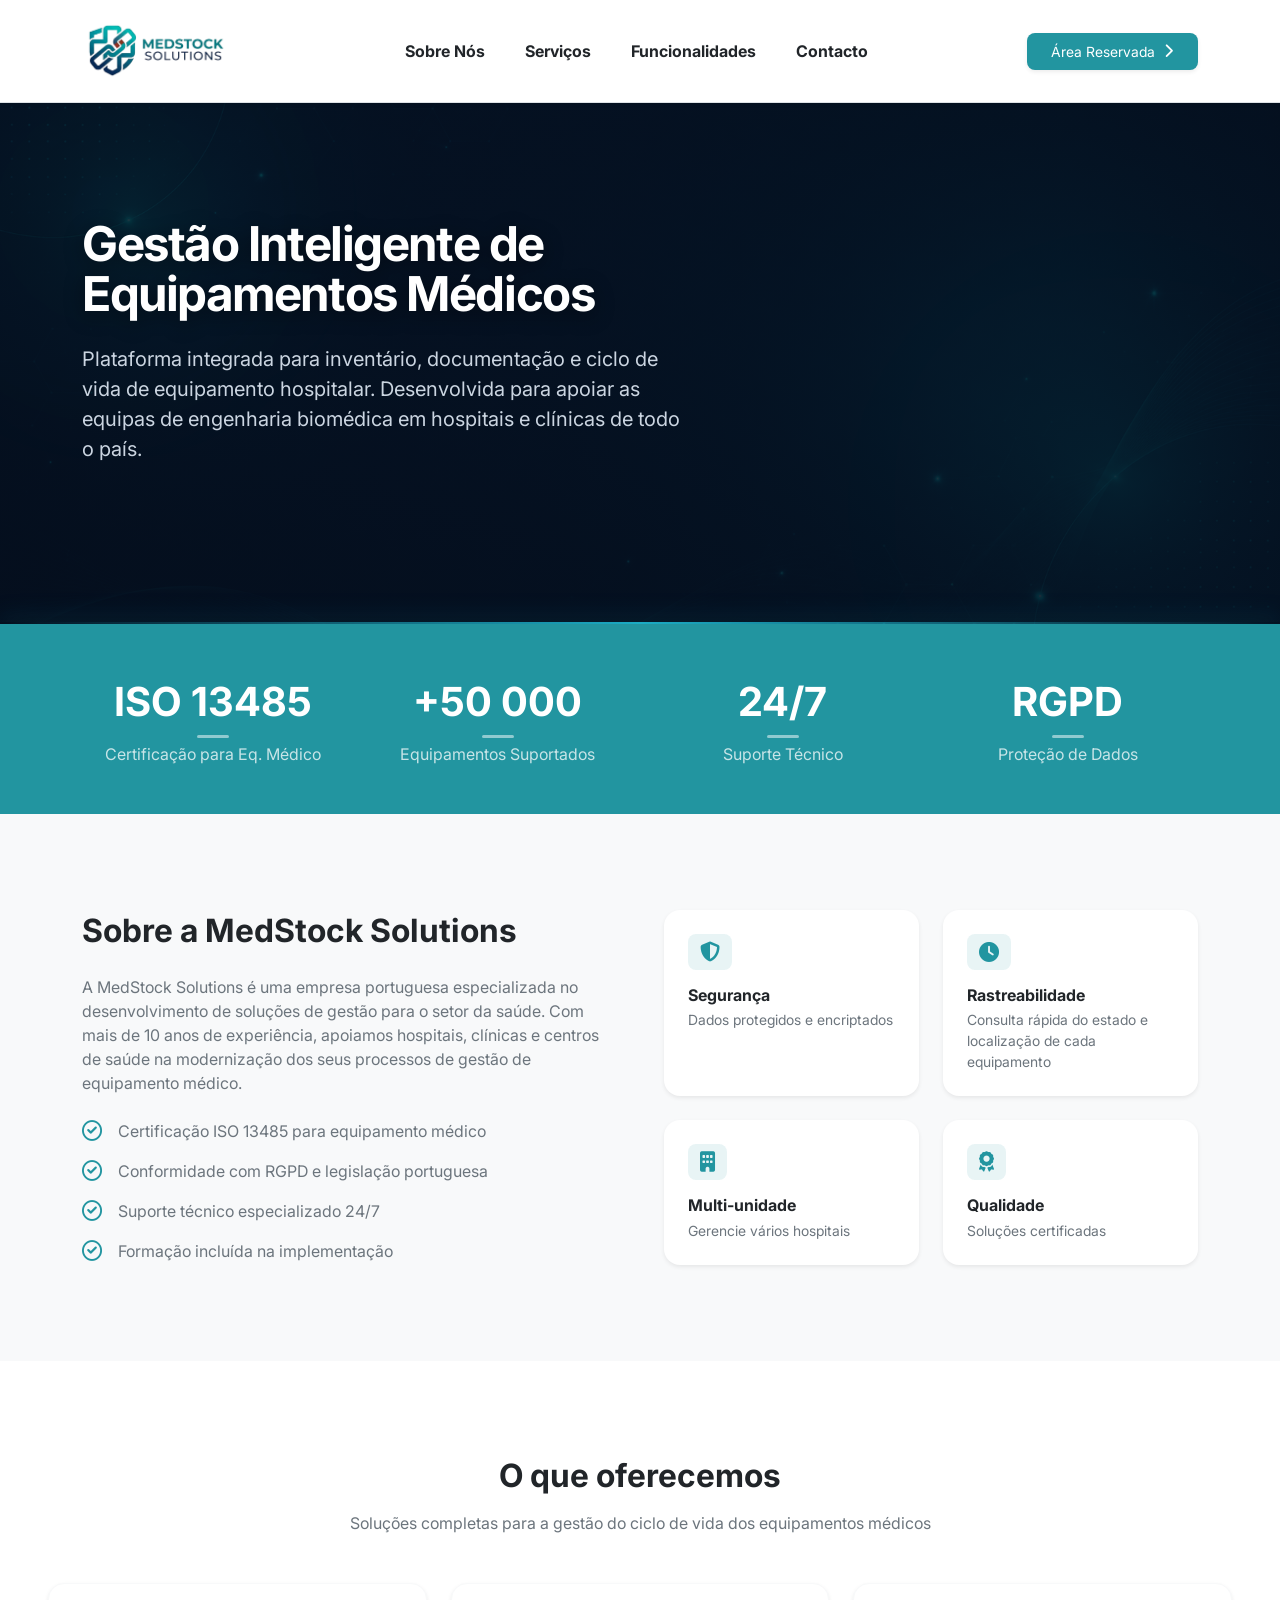
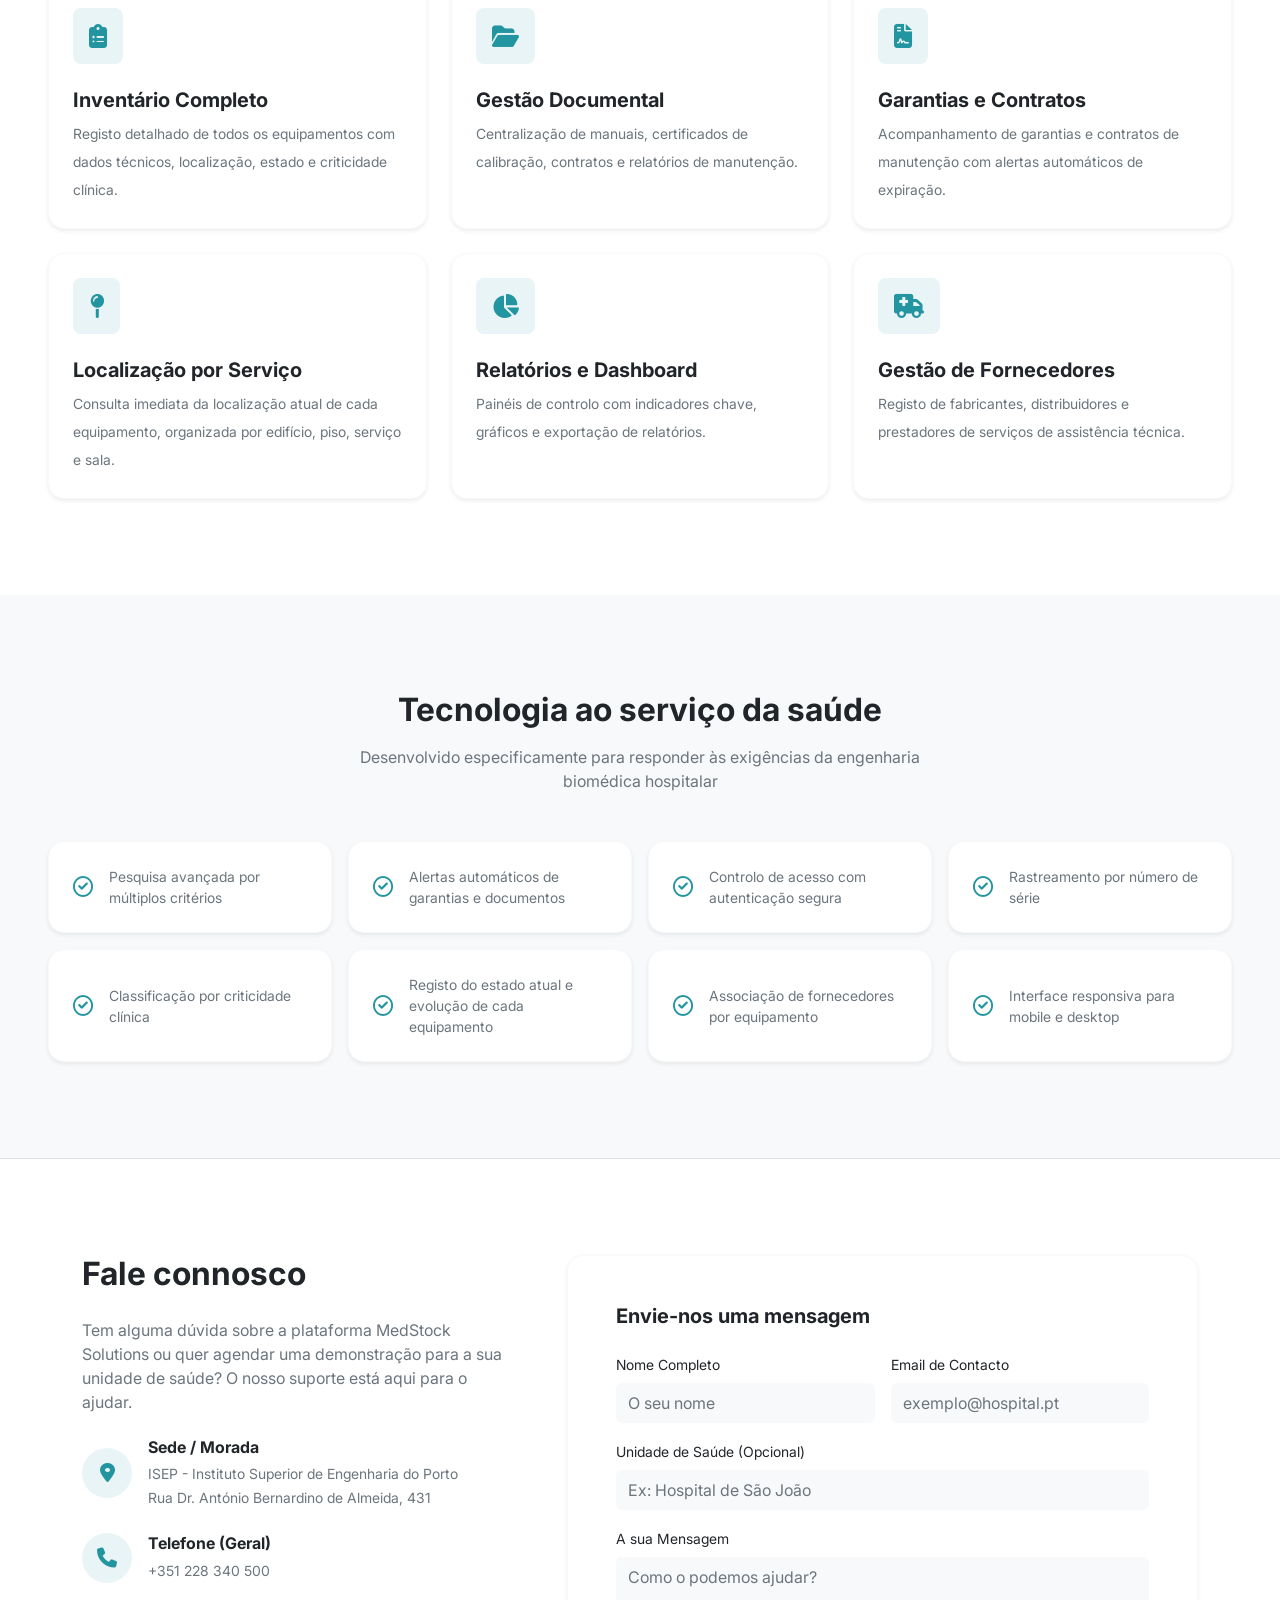
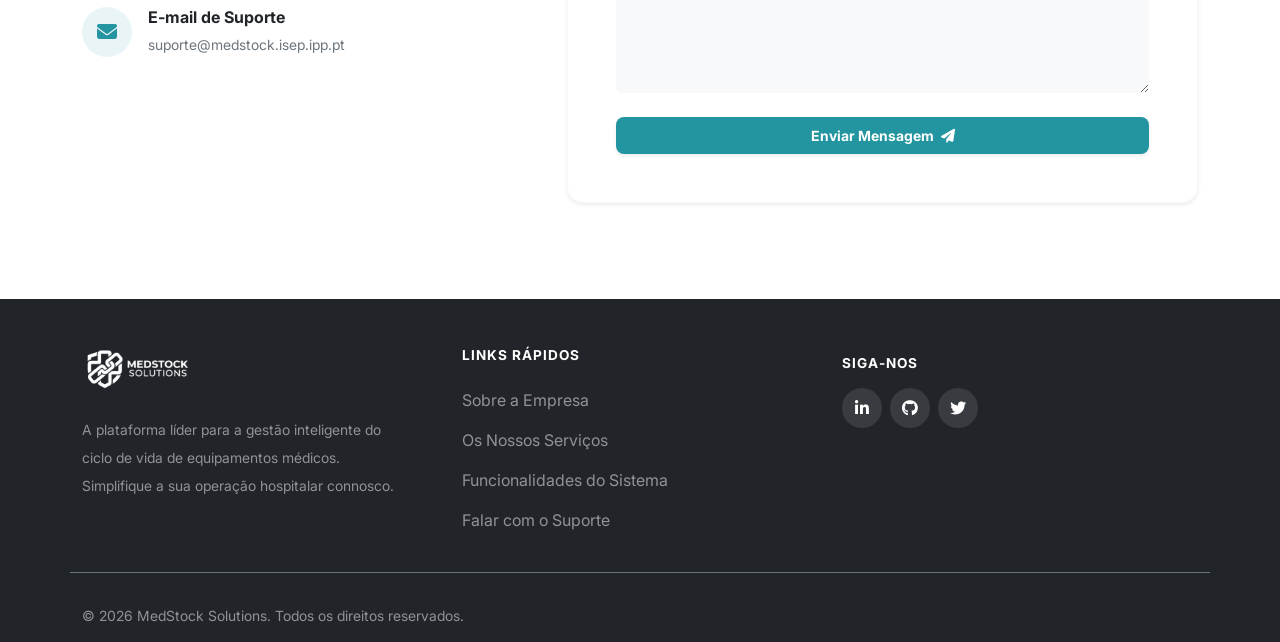
<file: public/index.html>
<!DOCTYPE html>
<html lang="pt-PT">

<head>
    <meta charset="UTF-8">
    <meta name="viewport" content="width=device-width, initial-scale=1.0">
    <title>MedStock Solutions - Gestão de Equipamentos</title>

    <link rel="stylesheet" href="../assets/bootstrap/bootstrap.min.css">
    <link rel="stylesheet" href="../assets/fontawesome/all.min.css">
    <link rel="stylesheet" href="../assets/css/1231184.css">
</head>

<body>

    <nav class="navbar navbar-expand-lg bg-white border-bottom shadow-sm sticky-top py-3">
        <div class="container">
            <a class="navbar-brand" href="index.html">
                <img src="../assets/img/logotipo.png" alt="MedStock Solutions" style="height: 60px;">
            </a>

            <button class="navbar-toggler border-0 shadow-none" type="button" data-bs-toggle="collapse"
                data-bs-target="#navbarContent">
                <span class="navbar-toggler-icon"></span>
            </button>

            <div class="collapse navbar-collapse" id="navbarContent">
                <ul class="navbar-nav mx-auto mb-2 mb-lg-0 gap-2 gap-lg-4 text-center">
                    <li class="nav-item">
                        <a class="nav-link text-dark fw-semibold nav-hover" href="#sobre">Sobre Nós</a>
                    </li>
                    <li class="nav-item">
                        <a class="nav-link text-dark fw-semibold nav-hover" href="#servicos">Serviços</a>
                    </li>
                    <li class="nav-item">
                        <a class="nav-link text-dark fw-semibold nav-hover" href="#funcionalidades">Funcionalidades</a>
                    </li>
                    <li class="nav-item">
                        <a class="nav-link text-dark fw-semibold nav-hover" href="#contacto">Contacto</a>
                    </li>
                </ul>
                <div class="d-flex justify-content-center mt-3 mt-lg-0">
                    <a href="../login/login.html"
                        class="btn btn-brand d-flex align-items-center gap-2 px-4 py-2 shadow-sm rounded-3">
                        Área Reservada
                        <i class="fa-solid fa-chevron-right" style="font-size: 0.9rem;"></i>
                    </a>
                </div>
            </div>
        </div>
    </nav>

    <main>
        <section class="hero-section position-relative"
            style="padding-top: 100px; padding-bottom: 120px; background-image: linear-gradient(rgba(5, 15, 30, 0.82), rgba(5, 15, 30, 0.88)), url('../assets/img/fundo.png');">
            <div class="hero-bg-glow-1 position-absolute rounded-circle"></div>
            <div class="hero-bg-glow-2 position-absolute rounded-circle"></div>

            <div class="container position-relative z-1 py-3">
                <div class="row">
                    <div class="col-lg-8 col-md-10">

    <h1 class="hero-title fw-bold text-white mb-4 fade-up fade-up-delay-1">Gestão Inteligente de<br>Equipamentos Médicos
    </h1>

    <p class="lead text-light mb-4 fs-5 fade-up fade-up-delay-2" style="max-width: 600px; color: #cbd5e1 !important;">
        Plataforma integrada para inventário, documentação e ciclo de vida de equipamento hospitalar.
        Desenvolvida para apoiar as equipas de engenharia biomédica em hospitais e clínicas de todo
        o país.
    </p>
</div>
                </div>
            </div>
        </section>

        <section class="bg-brand py-5">
            <div class="container">
                <div class="row g-4 text-white text-center">
                    <div class="col-6 col-md-3">
    <div class="fs-1 fw-bold metric-value">ISO 13485</div>
    <div class="fs-6 opacity-75 mt-1">Certificação para Eq. Médico</div>
</div>
<div class="col-6 col-md-3">
    <div class="fs-1 fw-bold metric-value">+50 000</div>
    <div class="fs-6 opacity-75 mt-1">Equipamentos Suportados</div>
</div>
<div class="col-6 col-md-3">
    <div class="fs-1 fw-bold metric-value">24/7</div>
    <div class="fs-6 opacity-75 mt-1">Suporte Técnico</div>
</div>
<div class="col-6 col-md-3">
    <div class="fs-1 fw-bold metric-value">RGPD</div>
    <div class="fs-6 opacity-75 mt-1">Proteção de Dados</div>
</div>
                </div>
            </div>
        </section>

        <section id="sobre" class="py-5 bg-light">
            <div class="container py-5">
                <div class="row align-items-center g-5">
                    <div class="col-lg-6">
                        <h2 class="fw-bold mb-4 fs-2 text-dark">Sobre a MedStock Solutions</h2>
                        <p class="text-muted mb-4 lh-base">
                            A MedStock Solutions é uma empresa portuguesa especializada no desenvolvimento de soluções
                            de gestão para o setor da saúde. Com mais de 10 anos de experiência, apoiamos hospitais,
                            clínicas e centros de saúde na modernização dos seus processos de gestão de equipamento
                            médico.
                        </p>
                        <ul class="list-unstyled mb-0 d-flex flex-column gap-3">
                            <li class="d-flex align-items-center gap-3 text-secondary">
                                <i class="fa-regular fa-circle-check text-brand fs-5 flex-shrink-0"></i>
                                <span>Certificação ISO 13485 para equipamento médico</span>
                            </li>
                            <li class="d-flex align-items-center gap-3 text-secondary">
                                <i class="fa-regular fa-circle-check text-brand fs-5 flex-shrink-0"></i>
                                <span>Conformidade com RGPD e legislação portuguesa</span>
                            </li>
                            <li class="d-flex align-items-center gap-3 text-secondary">
                                <i class="fa-regular fa-circle-check text-brand fs-5 flex-shrink-0"></i>
                                <span>Suporte técnico especializado 24/7</span>
                            </li>
                            <li class="d-flex align-items-center gap-3 text-secondary">
                                <i class="fa-regular fa-circle-check text-brand fs-5 flex-shrink-0"></i>
                                <span>Formação incluída na implementação</span>
                            </li>
                        </ul>
                    </div>

                    <div class="col-lg-6">
                        <div class="row g-4">
                            <div class="col-md-6">
                                <div class="card border-0 shadow-sm rounded-4 h-100 card-hover-elevate">
                                    <div class="card-body p-4">
                                        <div class="bg-brand-subtle text-brand rounded-3 p-2 mb-3 d-inline-flex">
                                            <i class="fa-solid fa-shield-halved fs-5 px-1"></i>
                                        </div>
                                        <h5 class="fw-bold fs-6 mb-1 text-dark">Segurança</h5>
                                        <p class="text-muted small mb-0">Dados protegidos e encriptados</p>
                                    </div>
                                </div>
                            </div>
                            <div class="col-md-6">
                                <div class="card border-0 shadow-sm rounded-4 h-100 card-hover-elevate">
                                    <div class="card-body p-4">
                                        <div class="bg-brand-subtle text-brand rounded-3 p-2 mb-3 d-inline-flex">
                                            <i class="fa-solid fa-clock fs-5 px-1"></i>
                                        </div>
                                        <h5 class="fw-bold fs-6 mb-1 text-dark">Rastreabilidade</h5>
                                        <p class="text-muted small mb-0">Consulta rápida do estado e localização de cada
                                            equipamento</p>
                                    </div>
                                </div>
                            </div>
                            <div class="col-md-6">
                                <div class="card border-0 shadow-sm rounded-4 h-100 card-hover-elevate">
                                    <div class="card-body p-4">
                                        <div class="bg-brand-subtle text-brand rounded-3 p-2 mb-3 d-inline-flex">
                                            <i class="fa-solid fa-building fs-5 px-1"></i>
                                        </div>
                                        <h5 class="fw-bold fs-6 mb-1 text-dark">Multi-unidade</h5>
                                        <p class="text-muted small mb-0">Gerencie vários hospitais</p>
                                    </div>
                                </div>
                            </div>
                            <div class="col-md-6">
                                <div class="card border-0 shadow-sm rounded-4 h-100 card-hover-elevate">
                                    <div class="card-body p-4">
                                        <div class="bg-brand-subtle text-brand rounded-3 p-2 mb-3 d-inline-flex">
                                            <i class="fa-solid fa-award fs-5 px-1"></i>
                                        </div>
                                        <h5 class="fw-bold fs-6 mb-1 text-dark">Qualidade</h5>
                                        <p class="text-muted small mb-0">Soluções certificadas</p>
                                    </div>
                                </div>
                            </div>
                        </div>
                    </div>
                </div>
            </div>
        </section>

        <section id="servicos" class="py-5 bg-white">
            <div class="container-fluid py-5 px-4 px-lg-5" style="max-width: 1280px; margin: 0 auto;">

                <div class="text-center mb-5">
                    <h2 class="fw-bold mb-3 fs-2 text-dark">O que oferecemos</h2>
                    <p class="text-muted" style="max-width: 600px; margin: 0 auto;">
                        Soluções completas para a gestão do ciclo de vida dos equipamentos médicos
                    </p>
                </div>

                <div class="row g-4">
                    <div class="col-md-6 col-lg-4">
                        <div class="card border border-light shadow-sm rounded-4 h-100 card-hover-elevate">
                            <div class="card-body p-4">
                                <div class="bg-brand-subtle text-brand rounded-3 p-3 mb-4 d-inline-flex">
                                    <i class="fa-solid fa-clipboard-list fs-4"></i>
                                </div>
                                <h5 class="fw-bold text-dark mb-2">Inventário Completo</h5>
                                <p class="text-muted small mb-0 lh-lg">Registo detalhado de todos os equipamentos com
                                    dados técnicos, localização, estado e criticidade clínica.</p>
                            </div>
                        </div>
                    </div>
                    <div class="col-md-6 col-lg-4">
                        <div class="card border border-light shadow-sm rounded-4 h-100 card-hover-elevate">
                            <div class="card-body p-4">
                                <div class="bg-brand-subtle text-brand rounded-3 p-3 mb-4 d-inline-flex">
                                    <i class="fa-solid fa-folder-open fs-4"></i>
                                </div>
                                <h5 class="fw-bold text-dark mb-2">Gestão Documental</h5>
                                <p class="text-muted small mb-0 lh-lg">Centralização de manuais, certificados de
                                    calibração, contratos e relatórios de manutenção.</p>
                            </div>
                        </div>
                    </div>
                    <div class="col-md-6 col-lg-4">
                        <div class="card border border-light shadow-sm rounded-4 h-100 card-hover-elevate">
                            <div class="card-body p-4">
                                <div class="bg-brand-subtle text-brand rounded-3 p-3 mb-4 d-inline-flex">
                                    <i class="fa-solid fa-file-contract fs-4"></i>
                                </div>
                                <h5 class="fw-bold text-dark mb-2">Garantias e Contratos</h5>
                                <p class="text-muted small mb-0 lh-lg">Acompanhamento de garantias e contratos de
                                    manutenção com alertas automáticos de expiração.</p>
                            </div>
                        </div>
                    </div>
                    <div class="col-md-6 col-lg-4">
                        <div class="card border border-light shadow-sm rounded-4 h-100 card-hover-elevate">
                            <div class="card-body p-4">
                                <div class="bg-brand-subtle text-brand rounded-3 p-3 mb-4 d-inline-flex">
                                    <i class="fa-solid fa-map-pin fs-4"></i>
                                </div>
                                <h5 class="fw-bold text-dark mb-2">Localização por Serviço</h5>
                                <p class="text-muted small mb-0 lh-lg">Consulta imediata da localização atual de cada
                                    equipamento, organizada por edifício, piso, serviço e sala.</p>
                            </div>
                        </div>
                    </div>
                    <div class="col-md-6 col-lg-4">
                        <div class="card border border-light shadow-sm rounded-4 h-100 card-hover-elevate">
                            <div class="card-body p-4">
                                <div class="bg-brand-subtle text-brand rounded-3 p-3 mb-4 d-inline-flex">
                                    <i class="fa-solid fa-chart-pie fs-4"></i>
                                </div>
                                <h5 class="fw-bold text-dark mb-2">Relatórios e Dashboard</h5>
                                <p class="text-muted small mb-0 lh-lg">Painéis de controlo com indicadores chave,
                                    gráficos e exportação de relatórios.</p>
                            </div>
                        </div>
                    </div>
                    <div class="col-md-6 col-lg-4">
                        <div class="card border border-light shadow-sm rounded-4 h-100 card-hover-elevate">
                            <div class="card-body p-4">
                                <div class="bg-brand-subtle text-brand rounded-3 p-3 mb-4 d-inline-flex">
                                    <i class="fa-solid fa-truck-medical fs-4"></i>
                                </div>
                                <h5 class="fw-bold text-dark mb-2">Gestão de Fornecedores</h5>
                                <p class="text-muted small mb-0 lh-lg">Registo de fabricantes, distribuidores e
                                    prestadores de serviços de assistência técnica.</p>
                            </div>
                        </div>
                    </div>
                </div>
            </div>
        </section>

        <section id="funcionalidades" class="py-5 bg-light">
            <div class="container-fluid py-5 px-4 px-lg-5" style="max-width: 1280px; margin: 0 auto;">

                <div class="text-center mb-5">
                    <h2 class="fw-bold mb-3 fs-2 text-dark">Tecnologia ao serviço da saúde</h2>
                    <p class="text-muted" style="max-width: 600px; margin: 0 auto;">
                        Desenvolvido especificamente para responder às exigências da engenharia biomédica hospitalar
                    </p>
                </div>

                <div class="row g-3">
                    <div class="col-sm-6 col-lg-3">
                        <div class="d-flex align-items-center gap-3 p-4 bg-white rounded-4 border border-light shadow-sm h-100 card-hover-elevate">
                            <i class="fa-regular fa-circle-check text-brand fs-5 flex-shrink-0"></i>
                            <span class="text-secondary small fw-medium">Pesquisa avançada por múltiplos critérios</span>
                        </div>
                    </div>
                    <div class="col-sm-6 col-lg-3">
                        <div class="d-flex align-items-center gap-3 p-4 bg-white rounded-4 border border-light shadow-sm h-100 card-hover-elevate">
                            <i class="fa-regular fa-circle-check text-brand fs-5 flex-shrink-0"></i>
                            <span class="text-secondary small fw-medium">Alertas automáticos de garantias e documentos</span>
                        </div>
                    </div>
                    <div class="col-sm-6 col-lg-3">
                        <div class="d-flex align-items-center gap-3 p-4 bg-white rounded-4 border border-light shadow-sm h-100 card-hover-elevate">
                            <i class="fa-regular fa-circle-check text-brand fs-5 flex-shrink-0"></i>
                            <span class="text-secondary small fw-medium">Controlo de acesso com autenticação segura</span>
                        </div>
                    </div>
                    <div class="col-sm-6 col-lg-3">
                        <div class="d-flex align-items-center gap-3 p-4 bg-white rounded-4 border border-light shadow-sm h-100 card-hover-elevate">
                            <i class="fa-regular fa-circle-check text-brand fs-5 flex-shrink-0"></i>
                            <span class="text-secondary small fw-medium">Rastreamento por número de série</span>
                        </div>
                    </div>
                    <div class="col-sm-6 col-lg-3">
                        <div class="d-flex align-items-center gap-3 p-4 bg-white rounded-4 border border-light shadow-sm h-100 card-hover-elevate">
                            <i class="fa-regular fa-circle-check text-brand fs-5 flex-shrink-0"></i>
                            <span class="text-secondary small fw-medium">Classificação por criticidade clínica</span>
                        </div>
                    </div>
                    <div class="col-sm-6 col-lg-3">
                        <div class="d-flex align-items-center gap-3 p-4 bg-white rounded-4 border border-light shadow-sm h-100 card-hover-elevate">
                            <i class="fa-regular fa-circle-check text-brand fs-5 flex-shrink-0"></i>
                            <span class="text-secondary small fw-medium">Registo do estado atual e evolução de cada equipamento</span>
                        </div>
                    </div>
                    <div class="col-sm-6 col-lg-3">
                        <div class="d-flex align-items-center gap-3 p-4 bg-white rounded-4 border border-light shadow-sm h-100 card-hover-elevate">
                            <i class="fa-regular fa-circle-check text-brand fs-5 flex-shrink-0"></i>
                            <span class="text-secondary small fw-medium">Associação de fornecedores por equipamento</span>
                        </div>
                    </div>
                    <div class="col-sm-6 col-lg-3">
                        <div class="d-flex align-items-center gap-3 p-4 bg-white rounded-4 border border-light shadow-sm h-100 card-hover-elevate">
                            <i class="fa-regular fa-circle-check text-brand fs-5 flex-shrink-0"></i>
                            <span class="text-secondary small fw-medium">Interface responsiva para mobile e desktop</span>
                        </div>
                    </div>
                </div>
            </div>
        </section>

        <section id="contacto" class="py-5 bg-white border-top">
            <div class="container py-5">
                <div class="row g-5">
                    <div class="col-lg-5">
                        <h2 class="fw-bold mb-4 fs-2 text-dark">Fale connosco</h2>
                        <p class="text-muted mb-4">
                            Tem alguma dúvida sobre a plataforma MedStock Solutions ou quer agendar uma demonstração para a sua unidade de saúde? O nosso suporte está aqui para o ajudar.
                        </p>
                        <div class="d-flex flex-column gap-4 mt-4">
                            <div class="d-flex align-items-center gap-3">
                                <div class="bg-brand-subtle text-brand p-3 rounded-circle d-flex align-items-center justify-content-center" style="width: 50px; height: 50px;">
                                    <i class="fa-solid fa-location-dot fs-5"></i>
                                </div>
                                <div>
                                    <h6 class="fw-bold mb-1 text-dark">Sede / Morada</h6>
                                    <span class="text-muted small">ISEP - Instituto Superior de Engenharia do Porto<br>Rua Dr. António Bernardino de Almeida, 431</span>
                                </div>
                            </div>
                            <div class="d-flex align-items-center gap-3">
                                <div class="bg-brand-subtle text-brand p-3 rounded-circle d-flex align-items-center justify-content-center" style="width: 50px; height: 50px;">
                                    <i class="fa-solid fa-phone fs-5"></i>
                                </div>
                                <div>
                                    <h6 class="fw-bold mb-1 text-dark">Telefone (Geral)</h6>
                                    <span class="text-muted small">+351 228 340 500</span>
                                </div>
                            </div>
                            <div class="d-flex align-items-center gap-3">
                                <div class="bg-brand-subtle text-brand p-3 rounded-circle d-flex align-items-center justify-content-center" style="width: 50px; height: 50px;">
                                    <i class="fa-solid fa-envelope fs-5"></i>
                                </div>
                                <div>
                                    <h6 class="fw-bold mb-1 text-dark">E-mail de Suporte</h6>
                                    <span class="text-muted small">suporte@medstock.isep.ipp.pt</span>
                                </div>
                            </div>
                        </div>
                    </div>
                    
                    <div class="col-lg-7">
                        <div class="card border border-light shadow-sm rounded-4">
                            <div class="card-body p-4 p-lg-5">
                                <h5 class="fw-bold text-dark mb-4">Envie-nos uma mensagem</h5>
                                <form action="#" method="POST">
                                    <div class="row g-3">
                                        <div class="col-md-6">
                                            <label for="contactoNome" class="form-label small fw-medium text-dark">Nome Completo</label>
<input type="text" id="contactoNome" class="form-control bg-light border-0 shadow-none py-2" placeholder="O seu nome">
                                        </div>
                                        <div class="col-md-6">
                                            <label for="contactoEmail" class="form-label small fw-medium text-dark">Email de Contacto</label>
                                            <input type="email" id="contactoEmail" class="form-control bg-light border-0 shadow-none py-2" placeholder="exemplo@hospital.pt">
                                        </div>
                                        <div class="col-12">
                                            <label for="contactoUnidade" class="form-label small fw-medium text-dark">Unidade de Saúde (Opcional)</label>
                                            <input type="text" id="contactoUnidade" class="form-control bg-light border-0 shadow-none py-2" placeholder="Ex: Hospital de São João">
                                        </div>
                                        <div class="col-12">
                                            <label class="form-label small fw-medium text-dark">A sua Mensagem</label>
                                            <textarea class="form-control bg-light border-0 shadow-none py-2" rows="5" placeholder="Como o podemos ajudar?"></textarea>
                                        </div>
                                        <div class="col-12 mt-4">
                                            <button type="submit" class="btn btn-brand w-100 py-2 fw-bold shadow-sm rounded-3">Enviar Mensagem <i class="fa-solid fa-paper-plane ms-1"></i></button>
                                        </div>
                                    </div>
                                </form>
                            </div>
                        </div>
                    </div>
                </div>
            </div>
        </section>

    </main>

    <footer class="bg-dark text-white pt-5 pb-3">
        <div class="container">
            <div class="row g-4 mb-4 pb-4 border-bottom border-secondary">
                <div class="col-lg-4 pe-lg-5">
                    <img src="../assets/img/logotipo.png" alt="MedStock Logo" style="height: 45px; filter: brightness(0) invert(1);" class="mb-4">
                    <p class="text-white-50 small mb-0 lh-lg">A plataforma líder para a gestão inteligente do ciclo de vida de equipamentos médicos. Simplifique a sua operação hospitalar connosco.</p>
                </div>
                
                <div class="col-lg-4 col-md-6">
                    <h6 class="fw-bold mb-4 text-uppercase" style="letter-spacing: 1px; font-size: 0.85rem;">Links Rápidos</h6>
                    <ul class="list-unstyled d-flex flex-column gap-3 small">
                        <li><a href="#sobre" class="text-white-50 text-decoration-none nav-hover">Sobre a Empresa</a></li>
                        <li><a href="#servicos" class="text-white-50 text-decoration-none nav-hover">Os Nossos Serviços</a></li>
                        <li><a href="#funcionalidades" class="text-white-50 text-decoration-none nav-hover">Funcionalidades do Sistema</a></li>
                        <li><a href="#contacto" class="text-white-50 text-decoration-none nav-hover">Falar com o Suporte</a></li>
                    </ul>
                </div>
                
                <div class="col-lg-4 col-md-6">
                    <h6 class="fw-bold mb-3 text-uppercase mt-2" style="letter-spacing: 1px; font-size: 0.85rem;">Siga-nos</h6>
                    <div class="d-flex gap-2">
                        <a href="#" class="btn btn-outline-secondary border-0 bg-white bg-opacity-10 text-white rounded-circle" style="width: 40px; height: 40px; display: flex; align-items: center; justify-content: center;"><i class="fa-brands fa-linkedin-in"></i></a>
                        <a href="#" class="btn btn-outline-secondary border-0 bg-white bg-opacity-10 text-white rounded-circle" style="width: 40px; height: 40px; display: flex; align-items: center; justify-content: center;"><i class="fa-brands fa-github"></i></a>
                        <a href="#" class="btn btn-outline-secondary border-0 bg-white bg-opacity-10 text-white rounded-circle" style="width: 40px; height: 40px; display: flex; align-items: center; justify-content: center;"><i class="fa-brands fa-twitter"></i></a>
                    </div>
                </div>
            </div>
            
            <div class="d-flex flex-column flex-md-row justify-content-between align-items-center gap-2 pt-2 mt-4">
                <span class="text-white-50 small">&copy; 2026 MedStock Solutions. Todos os direitos reservados.</span>
            </div>
        </div>
    </footer>

    <script src="../assets/bootstrap/bootstrap.bundle.min.js"></script>
    <script src="../assets/js/1231184.js"></script>
</body>

</html>
</file>
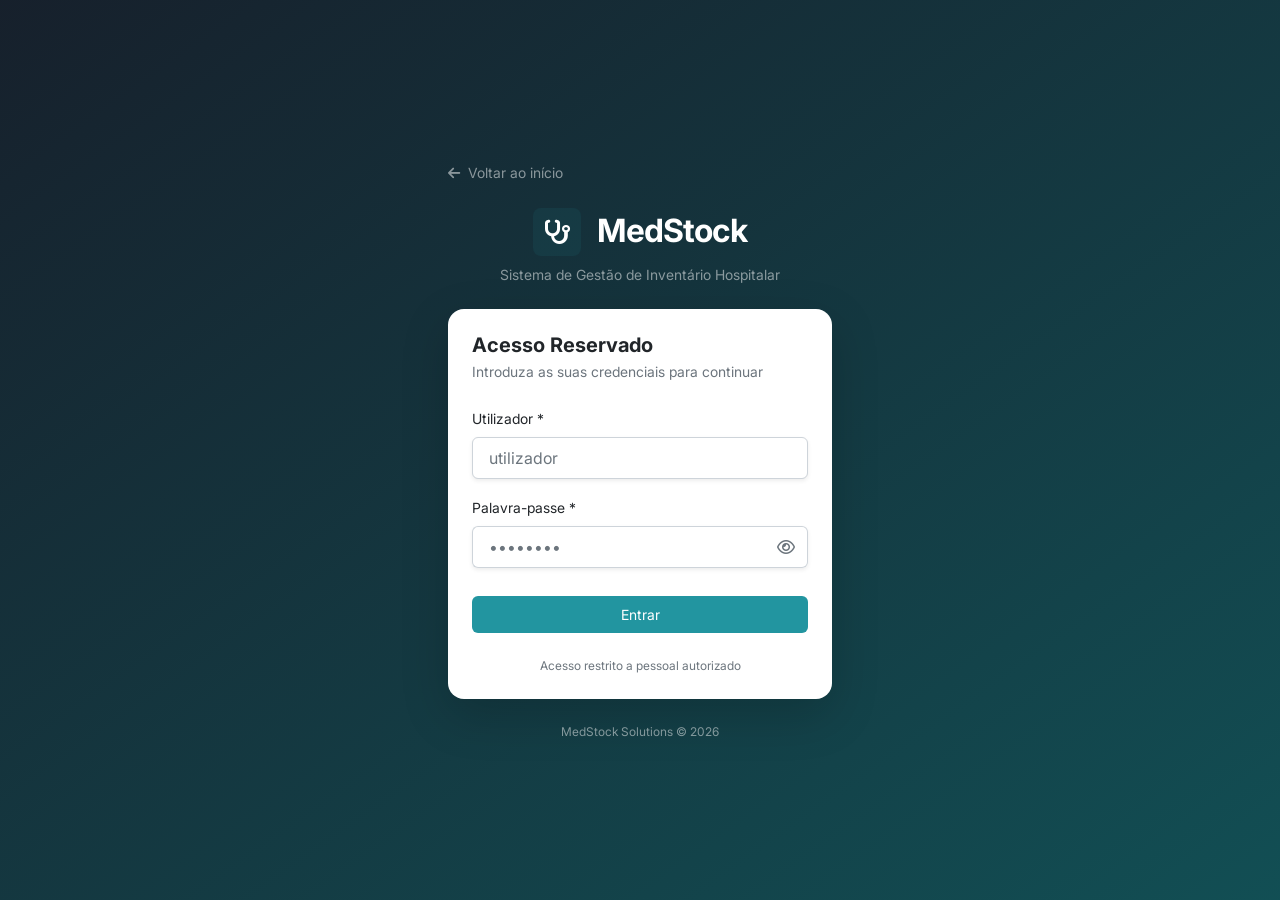
<file: login/login.html>
<!DOCTYPE html>
<html lang="pt-PT">

<head>
    <meta charset="UTF-8">
    <meta name="viewport" content="width=device-width, initial-scale=1.0">
    <title>Login - MedStock</title>

    <link rel="stylesheet" href="../assets/bootstrap/bootstrap.min.css">
    <link rel="stylesheet" href="../assets/fontawesome/all.min.css">
    <link rel="stylesheet" href="../assets/css/1231184.css">
</head>

<body class="bg-login-page d-flex flex-column align-items-center justify-content-center min-vh-100 p-3">

    <div class="w-100" style="max-width: 384px;">

        <div class="mb-4">
            <a href="../public/index.html"
                class="text-white-50 text-decoration-none small d-inline-flex align-items-center gap-2 hover-text-white transition-all">
                <i class="fa-solid fa-arrow-left"></i> Voltar ao início
            </a>
        </div>

        <div class="text-center mb-4">
            <div class="d-flex align-items-center justify-content-center gap-3 mb-2">
                <div class="bg-brand-subtle d-flex align-items-center justify-content-center rounded-3"
                    style="width: 48px; height: 48px;">
                    <i class="fa-solid fa-stethoscope text-white fs-4"></i>
                </div>
                <h1 class="text-white fw-bold mb-0 fs-2" style="letter-spacing: -1px;">MedStock</h1>
            </div>
            <p class="text-white-50 small mb-0">Sistema de Gestão de Inventário Hospitalar</p>
        </div>

        <div class="card border-0 shadow-lg rounded-4">
            <div class="card-body p-4 p-sm-4">

                <div class="mb-4">
                    <h4 class="fw-semibold text-dark mb-1 fs-5">Acesso Reservado</h4>
                    <p class="text-muted small mb-0">Introduza as suas credenciais para continuar</p>
                </div>

                <form action="../private/dashboard/dashboard.html" method="get">

                    <div class="mb-3">
                        <label class="form-label fw-medium text-dark small mb-2">Utilizador *</label>
                        <input type="text" class="form-control px-3 py-2 shadow-sm rounded-2" placeholder="utilizador"
                            required>
                    </div>

                    <div class="mb-4">
                        <label class="form-label fw-medium text-dark small mb-2">Palavra-passe *</label>
                        <div class="input-group shadow-sm rounded-2">
                            <input type="password" id="passwordInput" class="form-control px-3 py-2 border-end-0"
                                placeholder="••••••••" required>
                            <button type="button" id="togglePassword"
                                class="input-group-text bg-white border-start-0 text-muted">
                                <i class="fa-regular fa-eye"></i>
                            </button>
                        </div>
                    </div>

                    <button type="submit" class="btn btn-brand w-100 rounded-2 py-2 fw-medium mt-1">
                        Entrar
                    </button>

                </form>

                <p class="text-center text-muted mt-4 mb-0" style="font-size: 0.75rem;">
                    Acesso restrito a pessoal autorizado
                </p>

            </div>
        </div>

        <div class="text-center mt-4">
            <p class="text-white-50 mb-0" style="font-size: 0.75rem;">MedStock Solutions © 2026</p>
        </div>

    </div>

    <script src="../assets/bootstrap/bootstrap.bundle.min.js"></script>
    <script>
        const togglePassword = document.getElementById('togglePassword');
        const passwordInput = document.getElementById('passwordInput');

        togglePassword.addEventListener('click', function () {
            const type = passwordInput.getAttribute('type') === 'password' ? 'text' : 'password';
            passwordInput.setAttribute('type', type);
            this.innerHTML = type === 'password' ? '<i class="fa-regular fa-eye"></i>' : '<i class="fa-regular fa-eye-slash"></i>';
        });
    </script>
</body>

</html>
</file>
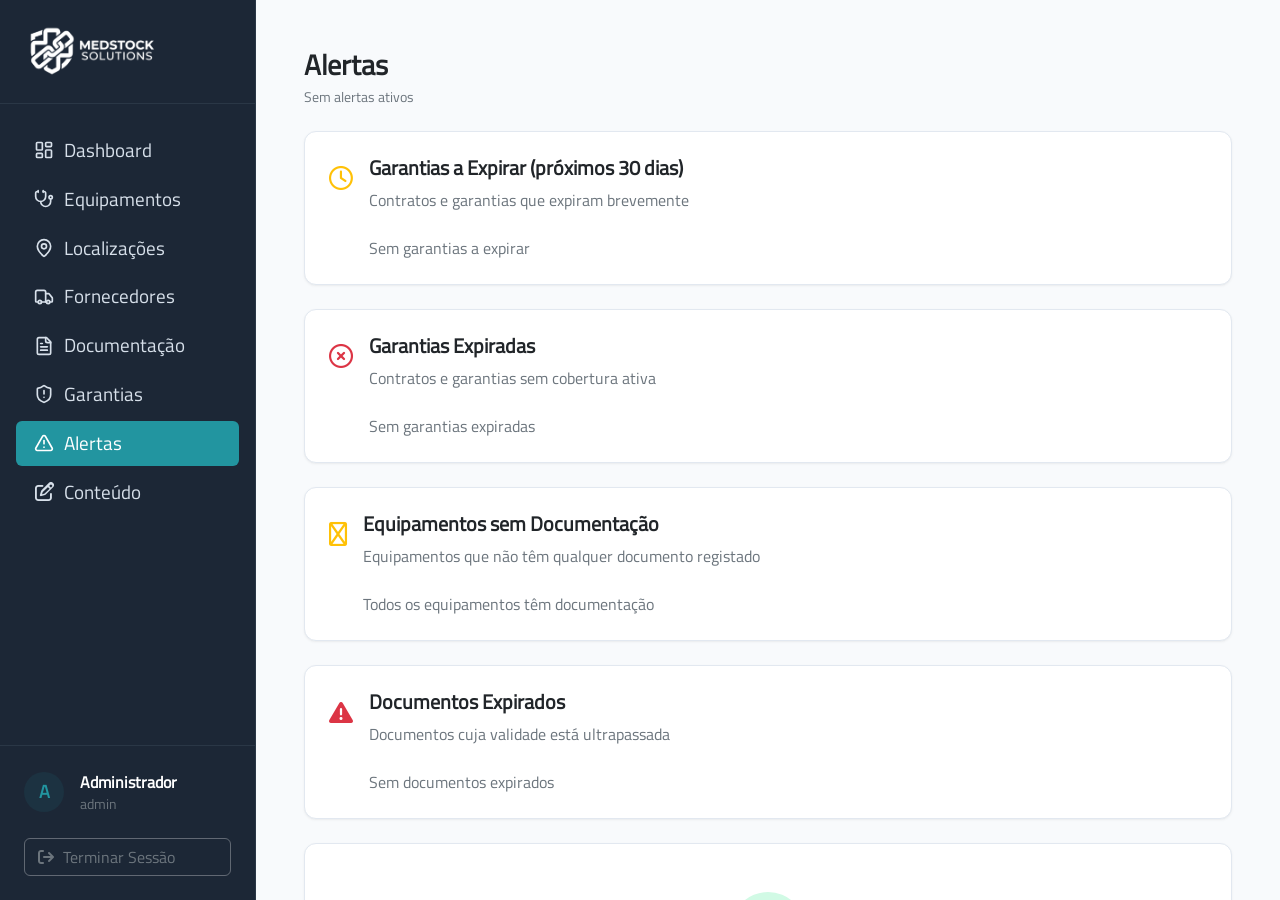
<file: private/alertas/alertas.html>
<!DOCTYPE html>
<html lang="pt-PT">

<head>
    <meta charset="UTF-8">
    <meta name="viewport" content="width=device-width, initial-scale=1.0">
    <title>MedStock — Alertas</title>

    <link rel="stylesheet" href="../../assets/bootstrap/bootstrap.min.css">
    <link rel="stylesheet" href="../../assets/fontawesome/all.min.css">
    <link rel="stylesheet" href="../../assets/css/1231184.css">
</head>

<body class="d-flex vh-100 overflow-hidden bg-backend">

    <!-- SIDEBAR -->
    <aside class="sidebar-backend d-none d-md-flex flex-column flex-shrink-0 h-100" style="width: 256px;">

        <div class="p-4 sidebar-border-light border-bottom">
            <div class="d-flex align-items-center gap-2">
                <img src="../../assets/img/logotipo.png" alt="MedStock Logo" style="height: 55px; width: auto;">
            </div>
        </div>

        <nav class="flex-grow-1 overflow-auto sidebar-scroll py-4 px-3">
            <ul class="nav flex-column gap-1">
                <li class="nav-item">
                    <a href="../dashboard/dashboard.html" class="nav-link sidebar-item d-flex align-items-center gap-2 py-2 px-3">
                        <svg xmlns="http://www.w3.org/2000/svg" width="20" height="20" viewBox="0 0 24 24" fill="none"
                            stroke="currentColor" stroke-width="2" stroke-linecap="round" stroke-linejoin="round">
                            <rect width="7" height="9" x="3" y="3" rx="1"></rect>
                            <rect width="7" height="5" x="14" y="3" rx="1"></rect>
                            <rect width="7" height="9" x="14" y="12" rx="1"></rect>
                            <rect width="7" height="5" x="3" y="16" rx="1"></rect>
                        </svg>
                        <span class="fw-medium">Dashboard</span>
                    </a>
                </li>
                <li class="nav-item">
                    <a href="../equipamentos/lista_equi.html"
                        class="nav-link sidebar-item d-flex align-items-center gap-2 py-2 px-3">
                        <svg xmlns="http://www.w3.org/2000/svg" width="20" height="20" viewBox="0 0 24 24" fill="none"
                            stroke="currentColor" stroke-width="2" stroke-linecap="round" stroke-linejoin="round">
                            <path d="M11 2v2"></path>
                            <path d="M5 2v2"></path>
                            <path d="M5 3H4a2 2 0 0 0-2 2v4a6 6 0 0 0 12 0V5a2 2 0 0 0-2-2h-1"></path>
                            <path d="M8 15a6 6 0 0 0 12 0v-3"></path>
                            <circle cx="20" cy="10" r="2"></circle>
                        </svg>
                        <span class="fw-medium">Equipamentos</span>
                    </a>
                </li>
                <li class="nav-item">
                    <a href="../localizacoes/lista_loc.html"
                        class="nav-link sidebar-item d-flex align-items-center gap-2 py-2 px-3">
                        <svg xmlns="http://www.w3.org/2000/svg" width="20" height="20" viewBox="0 0 24 24" fill="none"
                            stroke="currentColor" stroke-width="2" stroke-linecap="round" stroke-linejoin="round">
                            <path
                                d="M20 10c0 4.993-5.539 10.193-7.399 11.799a1 1 0 0 1-1.202 0C9.539 20.193 4 14.993 4 10a8 8 0 0 1 16 0">
                            </path>
                            <circle cx="12" cy="10" r="3"></circle>
                        </svg>
                        <span class="fw-medium">Localizações</span>
                    </a>
                </li>
                <li class="nav-item">
                    <a href="../fornecedores/lista_fornecedores.html"
                        class="nav-link sidebar-item d-flex align-items-center gap-2 py-2 px-3">
                        <svg xmlns="http://www.w3.org/2000/svg" width="20" height="20" viewBox="0 0 24 24" fill="none"
                            stroke="currentColor" stroke-width="2" stroke-linecap="round" stroke-linejoin="round">
                            <path d="M14 18V6a2 2 0 0 0-2-2H4a2 2 0 0 0-2 2v11a1 1 0 0 0 1 1h2"></path>
                            <path d="M15 18H9"></path>
                            <path d="M19 18h2a1 1 0 0 0 1-1v-3.65a1 1 0 0 0-.22-.624l-3.48-4.35A1 1 0 0 0 17.52 8H14">
                            </path>
                            <circle cx="17" cy="18" r="2"></circle>
                            <circle cx="7" cy="18" r="2"></circle>
                        </svg>
                        <span class="fw-medium">Fornecedores</span>
                    </a>
                </li>
                <li class="nav-item">
                    <a href="../documentacao/lista_docs.html"
                        class="nav-link sidebar-item d-flex align-items-center gap-2 py-2 px-3">
                        <svg xmlns="http://www.w3.org/2000/svg" width="20" height="20" viewBox="0 0 24 24" fill="none"
                            stroke="currentColor" stroke-width="2" stroke-linecap="round" stroke-linejoin="round">
                            <path d="M15 2H6a2 2 0 0 0-2 2v16a2 2 0 0 0 2 2h12a2 2 0 0 0 2-2V7Z"></path>
                            <path d="M14 2v4a2 2 0 0 0 2 2h4"></path>
                            <path d="M10 9H8"></path>
                            <path d="M16 13H8"></path>
                            <path d="M16 17H8"></path>
                        </svg>
                        <span class="fw-medium">Documentação</span>
                    </a>
                </li>
                <li class="nav-item">
                    <a href="../garantias/lista_garantias.html"
                        class="nav-link sidebar-item d-flex align-items-center gap-2 py-2 px-3">
                        <svg xmlns="http://www.w3.org/2000/svg" width="20" height="20" viewBox="0 0 24 24" fill="none"
                            stroke="currentColor" stroke-width="2" stroke-linecap="round" stroke-linejoin="round">
                            <path
                                d="M20 13c0 5-3.5 7.5-7.66 8.95a1 1 0 0 1-.67-.01C7.5 20.5 4 18 4 13V6a1 1 0 0 1 1-1c2 0 4.5-1.2 6.24-2.72a1.17 1.17 0 0 1 1.52 0C14.51 3.81 17 5 19 5a1 1 0 0 1 1 1z">
                            </path>
                            <path d="M12 8v4"></path>
                            <path d="M12 16h.01"></path>
                        </svg>
                        <span class="fw-medium">Garantias</span>
                    </a>
                </li>
                <li class="nav-item">
                    <a href="../alertas/alertas.html"
                        class="nav-link sidebar-item active d-flex align-items-center gap-2 py-2 px-3">
                        <svg xmlns="http://www.w3.org/2000/svg" width="20" height="20" viewBox="0 0 24 24" fill="none"
                            stroke="currentColor" stroke-width="2" stroke-linecap="round" stroke-linejoin="round">
                            <path d="m21.73 18-8-14a2 2 0 0 0-3.48 0l-8 14A2 2 0 0 0 4 21h16a2 2 0 0 0 1.73-3"></path>
                            <path d="M12 9v4"></path>
                            <path d="M12 17h.01"></path>
                        </svg>
                        <span class="fw-medium">Alertas</span>
                    </a>
                </li>
                <li class="nav-item">
                    <a href="../conteudo/conteudo.html"
                        class="nav-link sidebar-item d-flex align-items-center gap-2 py-2 px-3">
                        <i class="fa-regular fa-pen-to-square"></i>
                        <span class="fw-medium">
                            Conteúdo
                        </span>
                    </a>
                </li>
            </ul>
        </nav>

        <div class="p-4 sidebar-border-light border-top">
            <div class="d-flex align-items-center gap-3 mb-4">
                <div class="rounded-circle d-flex align-items-center justify-content-center fw-bold bg-brand-subtle text-brand"
                    style="width: 40px; height: 40px; font-size: 1.1rem;">A</div>
                <div class="d-flex flex-column overflow-hidden">
                    <span class="text-white text-truncate fs-6 fw-semibold">Administrador</span>
                    <span class="text-secondary text-truncate" style="font-size: 0.85rem;">admin</span>
                </div>
            </div>
            <a href="../../public/index.html"
                class="btn btn-outline-secondary w-100 text-start border-0 text-secondary d-flex align-items-center gap-2 fs-6 shadow-none hover-white-btn">
                <i class="fa-solid fa-arrow-right-from-bracket"></i> Terminar Sessão
            </a>
        </div>
    </aside>

    <!-- MAIN -->
    <main class="flex-grow-1 overflow-auto p-4 p-md-5">

        <!-- HEADER -->
        <div class="mb-4">

            <h1 class="h3 fw-bold text-dark mb-1">
                Alertas
            </h1>

            <p class="text-muted small mb-0">
                Sem alertas ativos
            </p>

        </div>

        <!-- GARANTIAS A EXPIRAR -->
        <div class="dash-card p-4 mb-4">

            <div class="d-flex align-items-start gap-3">

                <div class="text-warning fs-4 pt-1">

                    <i class="fa-regular fa-clock"></i>

                </div>

                <div class="w-100">

                    <h5 class="fw-bold text-dark mb-2">
                        Garantias a Expirar (próximos 30 dias)
                    </h5>

                    <p class="text-muted mb-4">
                        Contratos e garantias que expiram brevemente
                    </p>

                    <p class="text-muted mb-0">
                        Sem garantias a expirar
                    </p>

                </div>

            </div>

        </div>

        <!-- GARANTIAS EXPIRADAS -->
        <div class="dash-card p-4 mb-4">

            <div class="d-flex align-items-start gap-3">

                <div class="text-danger fs-4 pt-1">

                    <i class="fa-regular fa-circle-xmark"></i>

                </div>

                <div class="w-100">

                    <h5 class="fw-bold text-dark mb-2">
                        Garantias Expiradas
                    </h5>

                    <p class="text-muted mb-4">
                        Contratos e garantias sem cobertura ativa
                    </p>

                    <p class="text-muted mb-0">
                        Sem garantias expiradas
                    </p>

                </div>

            </div>

        </div>

        <!-- EQUIPAMENTOS SEM DOCUMENTAÇÃO -->
        <div class="dash-card p-4 mb-4">

            <div class="d-flex align-items-start gap-3">

                <div class="text-warning fs-4 pt-1">

                    <i class="fa-regular fa-file-circle-xmark"></i>

                </div>

                <div class="w-100">

                    <h5 class="fw-bold text-dark mb-2">
                        Equipamentos sem Documentação
                    </h5>

                    <p class="text-muted mb-4">
                        Equipamentos que não têm qualquer documento registado
                    </p>

                    <p class="text-muted mb-0">
                        Todos os equipamentos têm documentação
                    </p>

                </div>

            </div>

        </div>

        <!-- DOCUMENTOS EXPIRADOS -->
        <div class="dash-card p-4 mb-4">

            <div class="d-flex align-items-start gap-3">

                <div class="text-danger fs-4 pt-1">

                    <i class="fa-solid fa-triangle-exclamation"></i>

                </div>

                <div class="w-100">

                    <h5 class="fw-bold text-dark mb-2">
                        Documentos Expirados
                    </h5>

                    <p class="text-muted mb-4">
                        Documentos cuja validade está ultrapassada
                    </p>

                    <p class="text-muted mb-0">
                        Sem documentos expirados
                    </p>

                </div>

            </div>

        </div>

        <!-- SEM ALERTAS -->
        <div class="dash-card p-5 text-center">

            <div class="mx-auto mb-4 rounded-circle d-flex align-items-center justify-content-center" style="width: 74px;
                       height: 74px;
                       background-color: #d1fae5;">

                <i class="fa-solid fa-circle-check text-success fs-2"></i>

            </div>

            <h2 class="h3 fw-medium text-dark mb-3">
                Sem alertas ativos
            </h2>

            <p class="text-muted mb-0 mx-auto" style="max-width: 500px; line-height: 1.7;">

                Todas as garantias estão válidas,
                os documentos estão atualizados
                e todos os equipamentos têm documentação.

            </p>

        </div>

    </main>

    <script src="../../assets/bootstrap/bootstrap.bundle.min.js"></script>
    <script src="../../assets/js/1231184.js"></script>

</body>

</html>
</file>
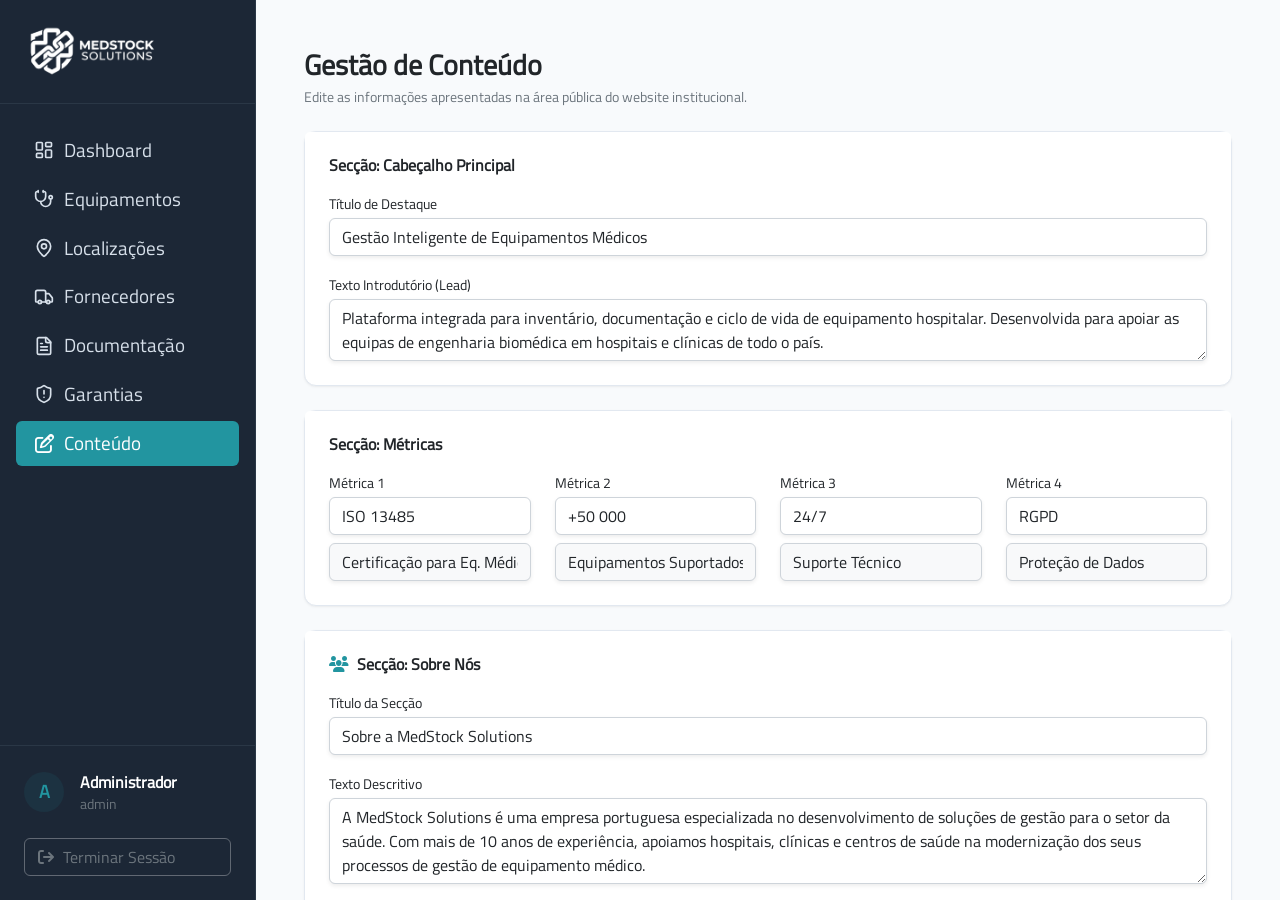
<file: private/conteudo/conteudo.html>
<!DOCTYPE html>
<html lang="pt-PT">

<head>
    <meta charset="UTF-8">
    <meta name="viewport" content="width=device-width, initial-scale=1.0">
    <title>MedStock — Conteúdo</title>

    <link rel="stylesheet" href="../../assets/bootstrap/bootstrap.min.css">
    <link rel="stylesheet" href="../../assets/fontawesome/all.min.css">
    <link rel="stylesheet" href="../../assets/css/1231184.css">
</head>

<body class="d-flex vh-100 overflow-hidden bg-backend">

    <!-- SIDEBAR -->
    <aside class="sidebar-backend d-none d-md-flex flex-column flex-shrink-0 h-100" style="width: 256px;">

        <div class="p-4 sidebar-border-light border-bottom">
            <div class="d-flex align-items-center gap-2">
                <img src="../../assets/img/logotipo.png" alt="MedStock Logo" style="height: 55px; width: auto;">
            </div>
        </div>

        <nav class="flex-grow-1 overflow-auto sidebar-scroll py-4 px-3">
            <ul class="nav flex-column gap-1">
                <li class="nav-item">
                    <a href="../dashboard/dashboard.html"
                        class="nav-link sidebar-item d-flex align-items-center gap-2 py-2 px-3">
                        <svg xmlns="http://www.w3.org/2000/svg" width="20" height="20" viewBox="0 0 24 24" fill="none"
                            stroke="currentColor" stroke-width="2" stroke-linecap="round" stroke-linejoin="round">
                            <rect width="7" height="9" x="3" y="3" rx="1"></rect>
                            <rect width="7" height="5" x="14" y="3" rx="1"></rect>
                            <rect width="7" height="9" x="14" y="12" rx="1"></rect>
                            <rect width="7" height="5" x="3" y="16" rx="1"></rect>
                        </svg>
                        <span class="fw-medium">Dashboard</span>
                    </a>
                </li>
                <li class="nav-item">
                    <a href="../equipamentos/lista_equi.html"
                        class="nav-link sidebar-item d-flex align-items-center gap-2 py-2 px-3">
                        <svg xmlns="http://www.w3.org/2000/svg" width="20" height="20" viewBox="0 0 24 24" fill="none"
                            stroke="currentColor" stroke-width="2" stroke-linecap="round" stroke-linejoin="round">
                            <path d="M11 2v2"></path>
                            <path d="M5 2v2"></path>
                            <path d="M5 3H4a2 2 0 0 0-2 2v4a6 6 0 0 0 12 0V5a2 2 0 0 0-2-2h-1"></path>
                            <path d="M8 15a6 6 0 0 0 12 0v-3"></path>
                            <circle cx="20" cy="10" r="2"></circle>
                        </svg>
                        <span class="fw-medium">Equipamentos</span>
                    </a>
                </li>
                <li class="nav-item">
                    <a href="../localizacoes/lista_loc.html"
                        class="nav-link sidebar-item d-flex align-items-center gap-2 py-2 px-3">
                        <svg xmlns="http://www.w3.org/2000/svg" width="20" height="20" viewBox="0 0 24 24" fill="none"
                            stroke="currentColor" stroke-width="2" stroke-linecap="round" stroke-linejoin="round">
                            <path
                                d="M20 10c0 4.993-5.539 10.193-7.399 11.799a1 1 0 0 1-1.202 0C9.539 20.193 4 14.993 4 10a8 8 0 0 1 16 0">
                            </path>
                            <circle cx="12" cy="10" r="3"></circle>
                        </svg>
                        <span class="fw-medium">Localizações</span>
                    </a>
                </li>
                <li class="nav-item">
                    <a href="../fornecedores/lista_fornecedores.html"
                        class="nav-link sidebar-item d-flex align-items-center gap-2 py-2 px-3">
                        <svg xmlns="http://www.w3.org/2000/svg" width="20" height="20" viewBox="0 0 24 24" fill="none"
                            stroke="currentColor" stroke-width="2" stroke-linecap="round" stroke-linejoin="round">
                            <path d="M14 18V6a2 2 0 0 0-2-2H4a2 2 0 0 0-2 2v11a1 1 0 0 0 1 1h2"></path>
                            <path d="M15 18H9"></path>
                            <path d="M19 18h2a1 1 0 0 0 1-1v-3.65a1 1 0 0 0-.22-.624l-3.48-4.35A1 1 0 0 0 17.52 8H14">
                            </path>
                            <circle cx="17" cy="18" r="2"></circle>
                            <circle cx="7" cy="18" r="2"></circle>
                        </svg>
                        <span class="fw-medium">Fornecedores</span>
                    </a>
                </li>
                <li class="nav-item">
                    <a href="../documentacao/lista_docs.html"
                        class="nav-link sidebar-item d-flex align-items-center gap-2 py-2 px-3">
                        <svg xmlns="http://www.w3.org/2000/svg" width="20" height="20" viewBox="0 0 24 24" fill="none"
                            stroke="currentColor" stroke-width="2" stroke-linecap="round" stroke-linejoin="round">
                            <path d="M15 2H6a2 2 0 0 0-2 2v16a2 2 0 0 0 2 2h12a2 2 0 0 0 2-2V7Z"></path>
                            <path d="M14 2v4a2 2 0 0 0 2 2h4"></path>
                            <path d="M10 9H8"></path>
                            <path d="M16 13H8"></path>
                            <path d="M16 17H8"></path>
                        </svg>
                        <span class="fw-medium">Documentação</span>
                    </a>
                </li>
                <li class="nav-item">
                    <a href="../garantias/lista_garantias.html"
                        class="nav-link sidebar-item d-flex align-items-center gap-2 py-2 px-3">
                        <svg xmlns="http://www.w3.org/2000/svg" width="20" height="20" viewBox="0 0 24 24" fill="none"
                            stroke="currentColor" stroke-width="2" stroke-linecap="round" stroke-linejoin="round">
                            <path
                                d="M20 13c0 5-3.5 7.5-7.66 8.95a1 1 0 0 1-.67-.01C7.5 20.5 4 18 4 13V6a1 1 0 0 1 1-1c2 0 4.5-1.2 6.24-2.72a1.17 1.17 0 0 1 1.52 0C14.51 3.81 17 5 19 5a1 1 0 0 1 1 1z">
                            </path>
                            <path d="M12 8v4"></path>
                            <path d="M12 16h.01"></path>
                        </svg>
                        <span class="fw-medium">Garantias</span>
                    </a>
                </li>
                <li class="nav-item">
                    <a href="../conteudo/conteudo.html"
                        class="nav-link sidebar-item active d-flex align-items-center gap-2 py-2 px-3">
                        <i class="fa-regular fa-pen-to-square"></i>
                        <span class="fw-medium">
                            Conteúdo
                        </span>
                    </a>
                </li>
            </ul>
        </nav>

        <div class="p-4 sidebar-border-light border-top">
            <div class="d-flex align-items-center gap-3 mb-4">
                <div class="rounded-circle d-flex align-items-center justify-content-center fw-bold bg-brand-subtle text-brand"
                    style="width: 40px; height: 40px; font-size: 1.1rem;">A</div>
                <div class="d-flex flex-column overflow-hidden">
                    <span class="text-white text-truncate fs-6 fw-semibold">Administrador</span>
                    <span class="text-secondary text-truncate" style="font-size: 0.85rem;">admin</span>
                </div>
            </div>
            <a href="../../public/index.html"
                class="btn btn-outline-secondary w-100 text-start border-0 text-secondary d-flex align-items-center gap-2 fs-6 shadow-none hover-white-btn">
                <i class="fa-solid fa-arrow-right-from-bracket"></i> Terminar Sessão
            </a>
        </div>
    </aside>

    <!-- MAIN -->
    <main class="flex-grow-1 overflow-auto p-4 p-md-5">

        <header class="d-md-none d-flex align-items-center justify-content-between mb-4 pb-3 border-bottom">
            <div class="d-flex align-items-center gap-2">
                <i class="fa-solid fa-stethoscope fs-5 text-brand"></i>
                <h1 class="h5 fw-bold mb-0 text-dark">MedStock</h1>
            </div>
            <button class="btn btn-light border-0 shadow-sm"><i class="fa-solid fa-bars"></i></button>
        </header>

        <div class="d-flex align-items-center gap-3 mb-4" style="max-width: 1024px; margin: 0 auto;">
            <div>
                <h1 class="h3 fw-bold text-dark mb-0">Gestão de Conteúdo</h1>
                <p class="text-muted small mt-1 mb-0">Edite as informações apresentadas na área pública do website institucional.</p>
            </div>
        </div>

        <form action="#" method="POST" style="max-width: 1024px; margin: 0 auto;">

            <div class="card dash-card mb-4">
                <div class="card-header bg-white border-bottom-0 pt-4 px-4 pb-2">
                    <h5 class="fw-semibold fs-6 mb-0 text-dark">
                        Secção: Cabeçalho Principal
                    </h5>
                </div>
                <div class="card-body p-4 pt-2">
                    <div class="row g-3">
                        <div class="col-12">
                            <label class="form-label small fw-medium mb-1">Título de Destaque</label>
                            <input type="text" class="form-control shadow-sm bg-white" value="Gestão Inteligente de Equipamentos Médicos">
                        </div>
                        <div class="col-12">
                            <label class="form-label small fw-medium mb-1">Texto Introdutório (Lead)</label>
                            <textarea class="form-control shadow-sm bg-white" rows="2">Plataforma integrada para inventário, documentação e ciclo de vida de equipamento hospitalar. Desenvolvida para apoiar as equipas de engenharia biomédica em hospitais e clínicas de todo o país.</textarea>
                        </div>
                    </div>
                </div>
            </div>

            <div class="card dash-card mb-4">
                <div class="card-header bg-white border-bottom-0 pt-4 px-4 pb-2">
                    <h5 class="fw-semibold fs-6 mb-0 text-dark">
                        Secção: Métricas
                    </h5>
                </div>
                <div class="card-body p-4 pt-2">
                    <div class="row g-4">
                        <div class="col-md-3 col-sm-6">
                            <label class="form-label small fw-medium mb-1">Métrica 1</label>
                            <input type="text" class="form-control shadow-sm bg-white mb-2" value="ISO 13485">
                            <input type="text" class="form-control shadow-sm bg-light" value="Certificação para Eq. Médico">
                        </div>
                        <div class="col-md-3 col-sm-6">
                            <label class="form-label small fw-medium mb-1">Métrica 2</label>
                            <input type="text" class="form-control shadow-sm bg-white mb-2" value="+50 000">
                            <input type="text" class="form-control shadow-sm bg-light" value="Equipamentos Suportados">
                        </div>
                        <div class="col-md-3 col-sm-6">
                            <label class="form-label small fw-medium mb-1">Métrica 3</label>
                            <input type="text" class="form-control shadow-sm bg-white mb-2" value="24/7">
                            <input type="text" class="form-control shadow-sm bg-light" value="Suporte Técnico">
                        </div>
                        <div class="col-md-3 col-sm-6">
                            <label class="form-label small fw-medium mb-1">Métrica 4</label>
                            <input type="text" class="form-control shadow-sm bg-white mb-2" value="RGPD">
                            <input type="text" class="form-control shadow-sm bg-light" value="Proteção de Dados">
                        </div>
                    </div>
                </div>
            </div>

            <div class="card dash-card mb-4">
                <div class="card-header bg-white border-bottom-0 pt-4 px-4 pb-2">
                    <h5 class="fw-semibold fs-6 mb-0 text-dark">
                        <i class="fa-solid fa-users text-brand me-2"></i>Secção: Sobre Nós
                    </h5>
                </div>
                <div class="card-body p-4 pt-2">
                    <div class="row g-3">
                        <div class="col-12">
                            <label class="form-label small fw-medium mb-1">Título da Secção</label>
                            <input type="text" class="form-control shadow-sm bg-white" value="Sobre a MedStock Solutions">
                        </div>
                        <div class="col-12">
                            <label class="form-label small fw-medium mb-1">Texto Descritivo</label>
                            <textarea class="form-control shadow-sm bg-white" rows="3">A MedStock Solutions é uma empresa portuguesa especializada no desenvolvimento de soluções de gestão para o setor da saúde. Com mais de 10 anos de experiência, apoiamos hospitais, clínicas e centros de saúde na modernização dos seus processos de gestão de equipamento médico.</textarea>
                        </div>
                        <div class="col-12">
                            <label class="form-label small fw-medium mb-1">Tópicos de Destaque (Separados por vírgula)</label>
                            <textarea class="form-control shadow-sm bg-white" rows="2">Certificação ISO 13485 para equipamento médico, Conformidade com RGPD e legislação portuguesa, Suporte técnico especializado 24/7, Formação incluída na implementação</textarea>
                        </div>
                    </div>
                </div>
            </div>

            <div class="card dash-card mb-4">
                <div class="card-header bg-white border-bottom-0 pt-4 px-4 pb-2">
                    <h5 class="fw-semibold fs-6 mb-0 text-dark">
                        <i class="fa-solid fa-layer-group text-brand me-2"></i>Secção: Serviços & Funcionalidades
                    </h5>
                </div>
                <div class="card-body p-4 pt-2">
                    <div class="row g-3">
                        <div class="col-md-6">
                            <label class="form-label small fw-medium mb-1 text-muted">Título "O que oferecemos"</label>
                            <input type="text" class="form-control shadow-sm bg-white" value="O que oferecemos">
                            <input type="text" class="form-control shadow-sm bg-white mt-2" value="Soluções completas para a gestão do ciclo de vida dos equipamentos médicos">
                        </div>
                        <div class="col-md-6">
                            <label class="form-label small fw-medium mb-1 text-muted">Título "Funcionalidades"</label>
                            <input type="text" class="form-control shadow-sm bg-white" value="Tecnologia ao serviço da saúde">
                            <input type="text" class="form-control shadow-sm bg-white mt-2" value="Desenvolvido especificamente para responder às exigências da engenharia biomédica hospitalar">
                        </div>
                        <div class="col-12 mt-3">
                            <div class="alert alert-secondary small border-0 mb-0 py-2">
                                <i class="fa-solid fa-circle-info me-1"></i> A edição individual dos cartões de serviços e funcionalidades requer intervenção técnica direta na base de dados ou ficheiros do sistema.
                            </div>
                        </div>
                    </div>
                </div>
            </div>

            <div class="card dash-card mb-4">
                <div class="card-header bg-white border-bottom-0 pt-4 px-4 pb-2">
                    <h5 class="fw-semibold fs-6 mb-0 text-dark">
                        <i class="fa-solid fa-address-book text-brand me-2"></i>Secção: Contactos
                    </h5>
                </div>
                <div class="card-body p-4 pt-2">
                    <div class="row g-3">
                        <div class="col-12">
                            <label class="form-label small fw-medium mb-1">Título da Secção</label>
                            <input type="text" class="form-control shadow-sm bg-white" value="Fale connosco">
                        </div>
                        <div class="col-12">
                            <label class="form-label small fw-medium mb-1">Texto Introdutório</label>
                            <textarea class="form-control shadow-sm bg-white" rows="2">Tem alguma dúvida sobre a plataforma MedStock Solutions ou quer agendar uma demonstração para a sua unidade de saúde? O nosso suporte está aqui para o ajudar.</textarea>
                        </div>
                        <div class="col-md-12">
                            <label class="form-label small fw-medium mb-1">Sede / Morada</label>
                            <input type="text" class="form-control shadow-sm bg-white" value="ISEP - Instituto Superior de Engenharia do Porto, Rua Dr. António Bernardino de Almeida, 431">
                        </div>
                        <div class="col-md-6">
                            <label class="form-label small fw-medium mb-1">Telefone (Geral)</label>
                            <input type="text" class="form-control shadow-sm bg-white" value="+351 228 340 500">
                        </div>
                        <div class="col-md-6">
                            <label class="form-label small fw-medium mb-1">E-mail de Suporte</label>
                            <input type="email" class="form-control shadow-sm bg-white" value="suporte@medstock.isep.ipp.pt">
                        </div>
                    </div>
                </div>
            </div>

            <div class="card dash-card mb-4">
                <div class="card-header bg-white border-bottom-0 pt-4 px-4 pb-2">
                    <h5 class="fw-semibold fs-6 mb-0 text-dark">
                        <i class="fa-solid fa-shoe-prints text-brand me-2"></i>Secção: Rodapé (Footer)
                    </h5>
                </div>
                <div class="card-body p-4 pt-2">
                    <div class="row g-3">
                        <div class="col-12">
                            <label class="form-label small fw-medium mb-1">Texto Descritivo Curto</label>
                            <textarea class="form-control shadow-sm bg-white" rows="2">A plataforma líder para a gestão inteligente do ciclo de vida de equipamentos médicos. Simplifique a sua operação hospitalar connosco.</textarea>
                        </div>
                        <div class="col-md-4">
                            <label class="form-label small fw-medium mb-1">Link LinkedIn</label>
                            <input type="url" class="form-control shadow-sm bg-white" placeholder="https://linkedin.com/...">
                        </div>
                        <div class="col-md-4">
                            <label class="form-label small fw-medium mb-1">Link GitHub</label>
                            <input type="url" class="form-control shadow-sm bg-white" placeholder="https://github.com/...">
                        </div>
                        <div class="col-md-4">
                            <label class="form-label small fw-medium mb-1">Link Twitter / X</label>
                            <input type="url" class="form-control shadow-sm bg-white" placeholder="https://twitter.com/...">
                        </div>
                        <div class="col-12 mt-3">
                            <label class="form-label small fw-medium mb-1">Texto de Copyright</label>
                            <input type="text" class="form-control shadow-sm bg-white" value="&copy; 2026 MedStock Solutions. Todos os direitos reservados.">
                        </div>
                    </div>
                </div>
            </div>

            <div class="d-flex justify-content-end gap-3 mb-5">
                <button type="button" class="btn btn-light border px-4 hover-elevate">Cancelar</button>
                <button type="submit" class="btn btn-brand d-inline-flex align-items-center gap-2 px-4 shadow-sm fw-bold">
                    <i class="fa-solid fa-save"></i> Guardar Alterações
                </button>
            </div>

        </form>
    </main>


    <script src="../../assets/bootstrap/bootstrap.bundle.min.js"></script>
</body>

</html>
</file>
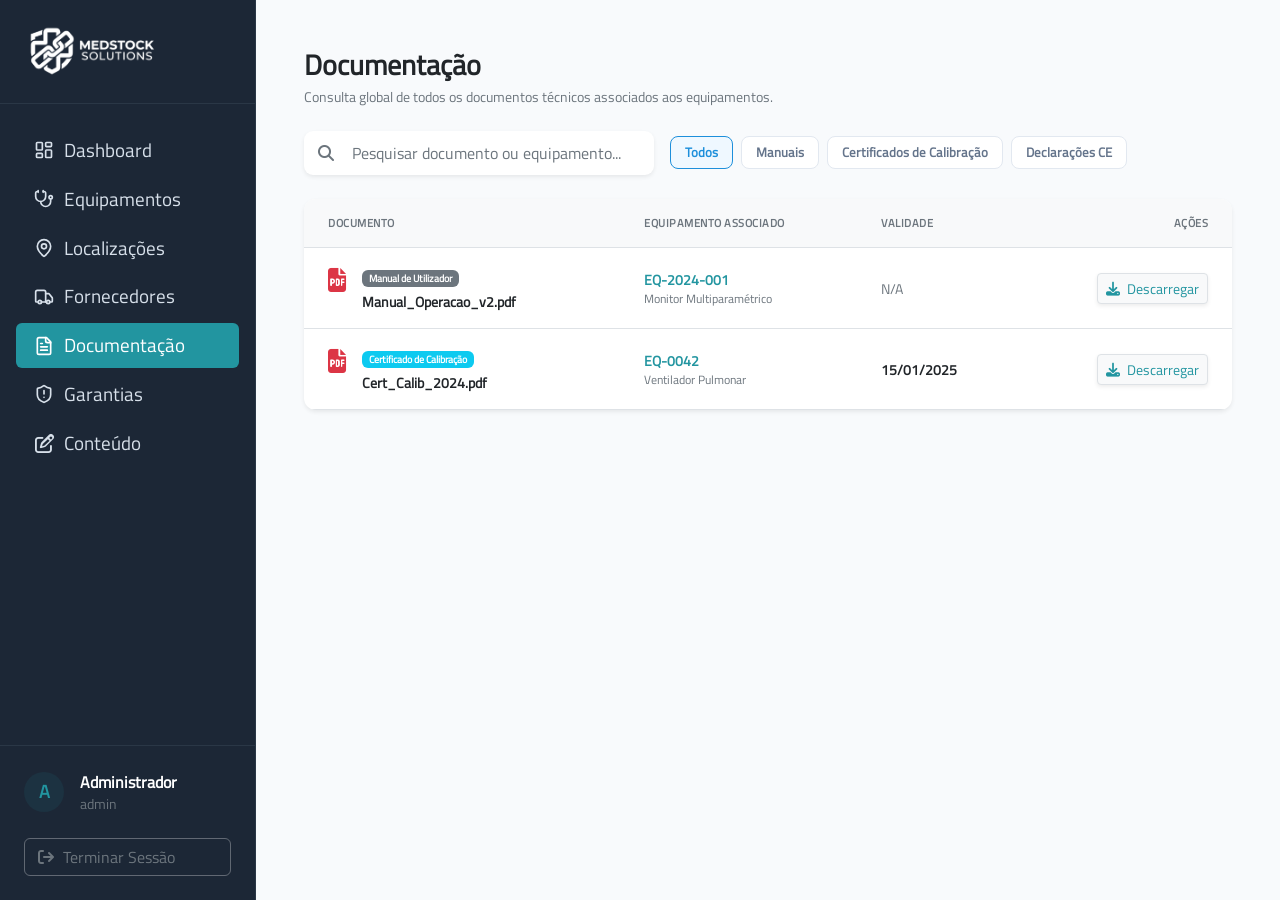
<file: private/documentacao/lista_docs.html>
<!DOCTYPE html>
<html lang="pt-PT">

<head>
    <meta charset="UTF-8">
    <meta name="viewport" content="width=device-width, initial-scale=1.0">
    <title>MedStock — Documentação</title>

    <link rel="stylesheet" href="../../assets/bootstrap/bootstrap.min.css">
    <link rel="stylesheet" href="../../assets/fontawesome/all.min.css">
    <link rel="stylesheet" href="../../assets/css/1231184.css">
</head>

<body class="d-flex vh-100 overflow-hidden bg-backend">

    <!-- SIDEBAR -->
    <aside class="sidebar-backend d-none d-md-flex flex-column flex-shrink-0 h-100" style="width: 256px;">

        <div class="p-4 sidebar-border-light border-bottom">
            <div class="d-flex align-items-center gap-2">
                <img src="../../assets/img/logotipo.png" alt="MedStock Logo" style="height: 55px; width: auto;">
            </div>
        </div>

        <nav class="flex-grow-1 overflow-auto sidebar-scroll py-4 px-3">
            <ul class="nav flex-column gap-1">
                <li class="nav-item">
                    <a href="../dashboard/dashboard.html"
                        class="nav-link sidebar-item d-flex align-items-center gap-2 py-2 px-3">
                        <svg xmlns="http://www.w3.org/2000/svg" width="20" height="20" viewBox="0 0 24 24" fill="none"
                            stroke="currentColor" stroke-width="2" stroke-linecap="round" stroke-linejoin="round">
                            <rect width="7" height="9" x="3" y="3" rx="1"></rect>
                            <rect width="7" height="5" x="14" y="3" rx="1"></rect>
                            <rect width="7" height="9" x="14" y="12" rx="1"></rect>
                            <rect width="7" height="5" x="3" y="16" rx="1"></rect>
                        </svg>
                        <span class="fw-medium">Dashboard</span>
                    </a>
                </li>
                <li class="nav-item">
                    <a href="../equipamentos/lista_equi.html"
                        class="nav-link sidebar-item d-flex align-items-center gap-2 py-2 px-3">
                        <svg xmlns="http://www.w3.org/2000/svg" width="20" height="20" viewBox="0 0 24 24" fill="none"
                            stroke="currentColor" stroke-width="2" stroke-linecap="round" stroke-linejoin="round">
                            <path d="M11 2v2"></path>
                            <path d="M5 2v2"></path>
                            <path d="M5 3H4a2 2 0 0 0-2 2v4a6 6 0 0 0 12 0V5a2 2 0 0 0-2-2h-1"></path>
                            <path d="M8 15a6 6 0 0 0 12 0v-3"></path>
                            <circle cx="20" cy="10" r="2"></circle>
                        </svg>
                        <span class="fw-medium">Equipamentos</span>
                    </a>
                </li>
                <li class="nav-item">
                    <a href="../localizacoes/lista_loc.html"
                        class="nav-link sidebar-item d-flex align-items-center gap-2 py-2 px-3">
                        <svg xmlns="http://www.w3.org/2000/svg" width="20" height="20" viewBox="0 0 24 24" fill="none"
                            stroke="currentColor" stroke-width="2" stroke-linecap="round" stroke-linejoin="round">
                            <path
                                d="M20 10c0 4.993-5.539 10.193-7.399 11.799a1 1 0 0 1-1.202 0C9.539 20.193 4 14.993 4 10a8 8 0 0 1 16 0">
                            </path>
                            <circle cx="12" cy="10" r="3"></circle>
                        </svg>
                        <span class="fw-medium">Localizações</span>
                    </a>
                </li>
                <li class="nav-item">
                    <a href="../fornecedores/lista_fornecedores.html"
                        class="nav-link sidebar-item d-flex align-items-center gap-2 py-2 px-3">
                        <svg xmlns="http://www.w3.org/2000/svg" width="20" height="20" viewBox="0 0 24 24" fill="none"
                            stroke="currentColor" stroke-width="2" stroke-linecap="round" stroke-linejoin="round">
                            <path d="M14 18V6a2 2 0 0 0-2-2H4a2 2 0 0 0-2 2v11a1 1 0 0 0 1 1h2"></path>
                            <path d="M15 18H9"></path>
                            <path d="M19 18h2a1 1 0 0 0 1-1v-3.65a1 1 0 0 0-.22-.624l-3.48-4.35A1 1 0 0 0 17.52 8H14">
                            </path>
                            <circle cx="17" cy="18" r="2"></circle>
                            <circle cx="7" cy="18" r="2"></circle>
                        </svg>
                        <span class="fw-medium">Fornecedores</span>
                    </a>
                </li>
                <li class="nav-item">
                    <a href="../documentacao/lista_docs.html"
                        class="nav-link sidebar-item active d-flex align-items-center gap-2 py-2 px-3">
                        <svg xmlns="http://www.w3.org/2000/svg" width="20" height="20" viewBox="0 0 24 24" fill="none"
                            stroke="currentColor" stroke-width="2" stroke-linecap="round" stroke-linejoin="round">
                            <path d="M15 2H6a2 2 0 0 0-2 2v16a2 2 0 0 0 2 2h12a2 2 0 0 0 2-2V7Z"></path>
                            <path d="M14 2v4a2 2 0 0 0 2 2h4"></path>
                            <path d="M10 9H8"></path>
                            <path d="M16 13H8"></path>
                            <path d="M16 17H8"></path>
                        </svg>
                        <span class="fw-medium">Documentação</span>
                    </a>
                </li>
                <li class="nav-item">
                    <a href="../garantias/lista_garantias.html"
                        class="nav-link sidebar-item d-flex align-items-center gap-2 py-2 px-3">
                        <svg xmlns="http://www.w3.org/2000/svg" width="20" height="20" viewBox="0 0 24 24" fill="none"
                            stroke="currentColor" stroke-width="2" stroke-linecap="round" stroke-linejoin="round">
                            <path
                                d="M20 13c0 5-3.5 7.5-7.66 8.95a1 1 0 0 1-.67-.01C7.5 20.5 4 18 4 13V6a1 1 0 0 1 1-1c2 0 4.5-1.2 6.24-2.72a1.17 1.17 0 0 1 1.52 0C14.51 3.81 17 5 19 5a1 1 0 0 1 1 1z">
                            </path>
                            <path d="M12 8v4"></path>
                            <path d="M12 16h.01"></path>
                        </svg>
                        <span class="fw-medium">Garantias</span>
                    </a>
                </li>
                <li class="nav-item">
                    <a href="../conteudo/conteudo.html"
                        class="nav-link sidebar-item d-flex align-items-center gap-2 py-2 px-3">
                        <i class="fa-regular fa-pen-to-square"></i>
                        <span class="fw-medium">
                            Conteúdo
                        </span>
                    </a>
                </li>
            </ul>
        </nav>

        <div class="p-4 sidebar-border-light border-top">

            <div class="d-flex align-items-center gap-3 mb-4">

                <div class="rounded-circle d-flex align-items-center justify-content-center fw-bold bg-brand-subtle text-brand"
                    style="width: 40px; height: 40px; font-size: 1.1rem;">

                    A

                </div>

                <div class="d-flex flex-column overflow-hidden">
                    <span class="text-white text-truncate fs-6 fw-semibold">
                        Administrador
                    </span>
                    <span class="text-secondary text-truncate" style="font-size: 0.85rem;">
                        admin
                    </span>
                </div>
            </div>
            <a href="../../public/index.html"
                class="btn btn-outline-secondary w-100 text-start border-0 text-secondary d-flex align-items-center gap-2 fs-6 shadow-none hover-white-btn">

                <i class="fa-solid fa-arrow-right-from-bracket"></i>
                Terminar Sessão
            </a>
        </div>
    </aside>

    <main class="flex-grow-1 overflow-auto p-4 p-md-5">

        <header class="d-md-none d-flex align-items-center justify-content-between mb-4 pb-3 border-bottom">
            <div class="d-flex align-items-center gap-2">
                <i class="fa-solid fa-stethoscope fs-5 text-brand"></i>
                <h1 class="h5 fw-bold mb-0 text-dark">MedStock</h1>
            </div>
            <button class="btn btn-light border-0 shadow-sm"><i class="fa-solid fa-bars"></i></button>
        </header>

        <div id="view-lista">
            <div class="mb-4">
                <h1 class="h3 fw-bold text-dark mb-1">Documentação</h1>
                <p class="text-muted small mb-0">Consulta global de todos os documentos técnicos associados aos equipamentos.</p>
            </div>

            <div class="d-flex flex-wrap align-items-center gap-3 mb-4">
                <div class="position-relative flex-grow-1" style="max-width: 350px;">
                    <i class="fa-solid fa-magnifying-glass position-absolute text-muted" style="left: 14px; top: 50%; transform: translateY(-50%);"></i>
                    <input type="text" class="form-control ps-5 shadow-sm border-0" placeholder="Pesquisar documento ou equipamento..." style="border-radius: 9px; padding-top: 10px; padding-bottom: 10px;">
                </div>
                <div class="d-flex gap-2 flex-wrap">
                    <button class="btn-filter active">Todos</button>
                    <button class="btn-filter">Manuais</button>
                    <button class="btn-filter">Certificados de Calibração</button>
                    <button class="btn-filter">Declarações CE</button>
                </div>
            </div>

            <div class="card dash-card border-0 shadow-sm overflow-hidden">
                <div class="table-responsive">
                    <table class="table table-hover mb-0 align-middle">
                        <thead class="bg-light">
                            <tr>
                                <th class="px-4 py-3 text-muted text-uppercase" style="font-size: 0.7rem; letter-spacing: 0.5px;">Documento</th>
                                <th class="px-3 py-3 text-muted text-uppercase" style="font-size: 0.7rem; letter-spacing: 0.5px;">Equipamento Associado</th>
                                <th class="px-3 py-3 text-muted text-uppercase" style="font-size: 0.7rem; letter-spacing: 0.5px;">Validade</th>
                                <th class="px-4 py-3 text-muted text-uppercase text-end" style="font-size: 0.7rem; letter-spacing: 0.5px;">Ações</th>
                            </tr>
                        </thead>
                        <tbody>
                            <tr>
                                <td class="px-4 py-3">
                                    <div class="d-flex align-items-start gap-3">
                                        <i class="fa-solid fa-file-pdf text-danger fs-4 mt-1"></i>
                                        <div>
                                            <span class="badge bg-secondary mb-1" style="font-size: 0.65rem;">Manual de Utilizador</span>
                                            <div class="fw-bold text-dark small mb-0">Manual_Operacao_v2.pdf</div>
                                        </div>
                                    </div>
                                </td>
                                <td class="px-3 py-3">
                                    <div class="text-brand fw-bold small">EQ-2024-001</div>
                                    <div class="text-muted" style="font-size: 0.75rem;">Monitor Multiparamétrico</div>
                                </td>
                                <td class="px-3 py-3 text-muted small">N/A</td>
                                <td class="px-4 py-3 text-end">
                                    <button class="btn btn-sm btn-light border shadow-sm text-brand fw-medium"><i class="fa-solid fa-download me-1"></i> Descarregar</button>
                                </td>
                            </tr>

                            <tr>
                                <td class="px-4 py-3">
                                    <div class="d-flex align-items-start gap-3">
                                        <i class="fa-solid fa-file-pdf text-danger fs-4 mt-1"></i>
                                        <div>
                                            <span class="badge bg-info mb-1" style="font-size: 0.65rem;">Certificado de Calibração</span>
                                            <div class="fw-bold text-dark small mb-0">Cert_Calib_2024.pdf</div>
                                        </div>
                                    </div>
                                </td>
                                <td class="px-3 py-3">
                                    <div class="text-brand fw-bold small">EQ-0042</div>
                                    <div class="text-muted" style="font-size: 0.75rem;">Ventilador Pulmonar</div>
                                </td>
                                <td class="px-3 py-3">
                                    <span class="text-dark fw-bold small">15/01/2025</span>
                                </td>
                                <td class="px-4 py-3 text-end">
                                    <button class="btn btn-sm btn-light border shadow-sm text-brand fw-medium"><i class="fa-solid fa-download me-1"></i> Descarregar</button>
                                </td>
                            </tr>
                        </tbody>
                    </table>
                </div>
            </div>
        </div>
    </main>


    <script>
        document.addEventListener('DOMContentLoaded', function () {
            const kpiCards = document.querySelectorAll('.kpi-doc-card');
            const typeBtns = document.querySelectorAll('.btn-doc-filter');
            const searchInput = document.getElementById('pesquisaDocs');
            const tableRows = document.querySelectorAll('#tabelaDocs tr:not(#noResultsRowDocs)');
            const noResultsRow = document.getElementById('noResultsRowDocs');
            const textResultados = document.getElementById('txtResultados');
            const btnLimpar = document.getElementById('btnLimparDocs');

            // Estado atual dos filtros
            let filtroValidade = 'Todos';
            let filtroTipo = 'Todos';

            function aplicarFiltros() {
                const termo = searchInput.value.toLowerCase().trim();
                let visiveis = 0;

                tableRows.forEach(row => {
                    const rowText = row.innerText.toLowerCase();
                    const dValidade = row.dataset.validade;
                    const dTipo = row.dataset.tipo;

                    const matchSearch = termo === '' || rowText.includes(termo);
                    const matchValidade = filtroValidade === 'Todos' || dValidade === filtroValidade;
                    const matchTipo = filtroTipo === 'Todos' || dTipo === filtroTipo;

                    if(matchSearch && matchValidade && matchTipo) {
                        row.classList.remove('d-none');
                        visiveis++;
                    } else {
                        row.classList.add('d-none');
                    }
                });

                // Atualizar UI
                textResultados.innerText = `Mostrando ${visiveis} documento${visiveis !== 1 ? 's' : ''}`;
                
                if(visiveis === 0) noResultsRow.classList.remove('d-none');
                else noResultsRow.classList.add('d-none');

                if(filtroValidade !== 'Todos' || filtroTipo !== 'Todos' || termo !== '') {
                    btnLimpar.classList.remove('d-none');
                } else {
                    btnLimpar.classList.add('d-none');
                }
            }

            // Clique nos cartões KPI (Validade)
            kpiCards.forEach(card => {
                card.addEventListener('click', function() {
                    // Se clicar no que já está ativo, desmarca e volta a 'Todos'
                    if(this.classList.contains(this.dataset.activeClass) && this.dataset.valFilter !== 'Todos') {
                        this.classList.remove(this.dataset.activeClass);
                        filtroValidade = 'Todos';
                    } else {
                        // Limpa ativos
                        kpiCards.forEach(c => {
                            if(c.dataset.activeClass) c.classList.remove(c.dataset.activeClass);
                        });
                        // Ativa o clicado se não for o 'Todos'
                        if(this.dataset.valFilter !== 'Todos') {
                            this.classList.add(this.dataset.activeClass);
                        }
                        filtroValidade = this.dataset.valFilter;
                    }
                    aplicarFiltros();
                });
            });

            // Clique nas Pills (Tipo)
            typeBtns.forEach(btn => {
                btn.addEventListener('click', function() {
                    typeBtns.forEach(b => b.classList.remove('active'));
                    this.classList.add('active');
                    filtroTipo = this.dataset.tipo;
                    aplicarFiltros();
                });
            });

            // Digitar na pesquisa
            if(searchInput) searchInput.addEventListener('input', aplicarFiltros);

            // Botão Limpar Filtros
            btnLimpar.addEventListener('click', () => {
                filtroValidade = 'Todos';
                filtroTipo = 'Todos';
                searchInput.value = '';
                
                kpiCards.forEach(c => { if(c.dataset.activeClass) c.classList.remove(c.dataset.activeClass); });
                typeBtns.forEach(b => b.classList.remove('active'));
                document.querySelector('.btn-doc-filter[data-tipo="Todos"]').classList.add('active');
                
                aplicarFiltros();
            });
        });
    </script>

    <script src="../../assets/bootstrap/bootstrap.bundle.min.js"></script>
    <script src="../../assets/js/1231184.js"></script>

</body>

</html>
</file>
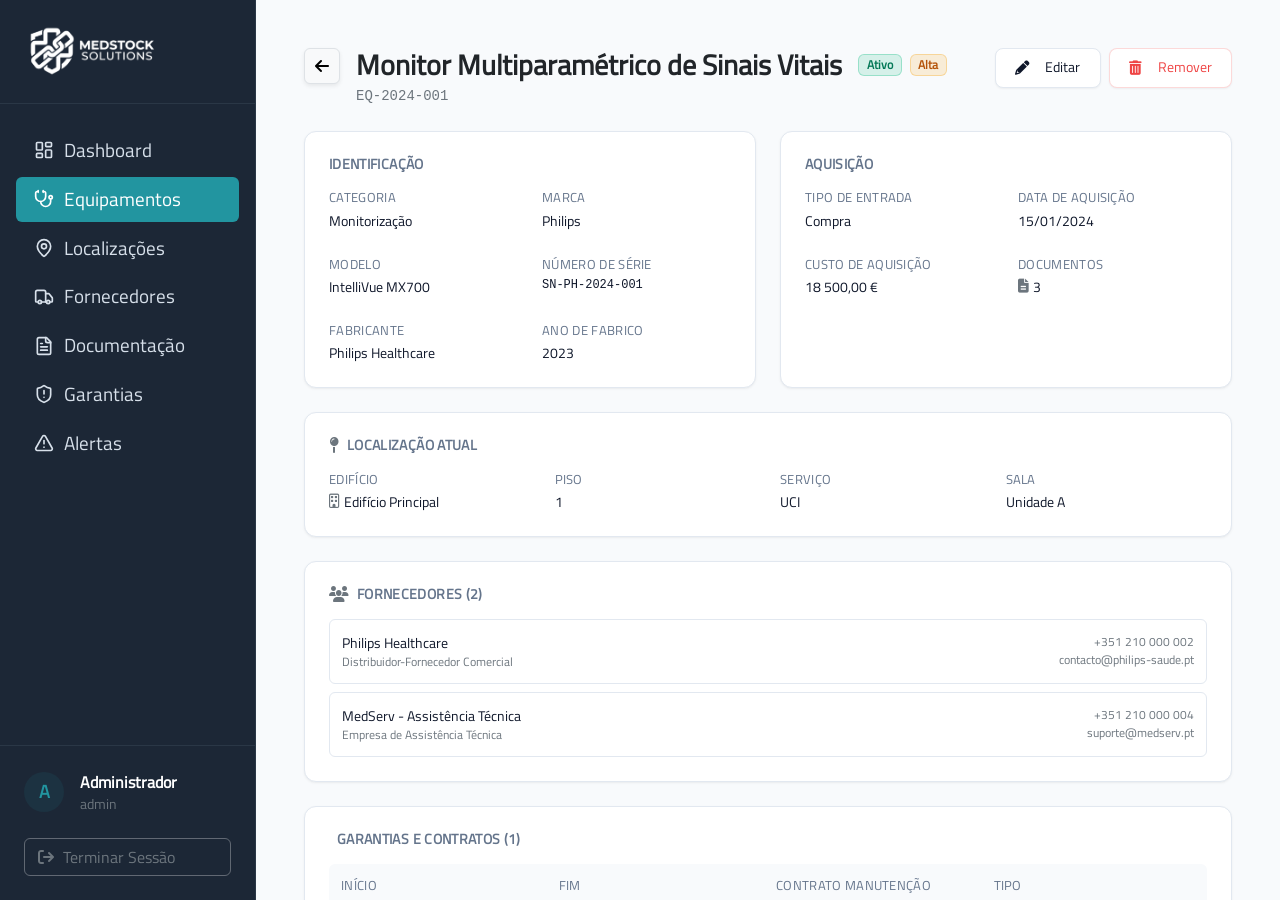
<file: private/equipamentos/detalhes.html>
<!DOCTYPE html>
<html lang="pt-PT">

<head>
    <meta charset="UTF-8">
    <meta name="viewport" content="width=device-width, initial-scale=1.0">
    <title>MedStock — Equipamentos</title>

    <link rel="stylesheet" href="../../assets/bootstrap/bootstrap.min.css">
    <link rel="stylesheet" href="../../assets/fontawesome/all.min.css">
    <link rel="stylesheet" href="../../assets/css/1231184.css">
</head>

<body class="d-flex vh-100 overflow-hidden bg-backend">

    <aside class="sidebar-backend d-none d-md-flex flex-column flex-shrink-0 h-100" style="width: 256px;">
        <div class="p-4 sidebar-border-light border-bottom">
            <div class="d-flex align-items-center gap-2">
                <img src="../../assets/img/logotipo.png" alt="MedStock Logo" style="height: 55px; width: auto;">
            </div>
        </div>

        <nav class="flex-grow-1 overflow-auto sidebar-scroll py-4 px-3">
            <ul class="nav flex-column gap-1">
                <li class="nav-item">
                    <a href="../dashboard.html" class="nav-link sidebar-item d-flex align-items-center gap-2 py-2 px-3">
                        <svg xmlns="http://www.w3.org/2000/svg" width="20" height="20" viewBox="0 0 24 24" fill="none"
                            stroke="currentColor" stroke-width="2" stroke-linecap="round" stroke-linejoin="round">
                            <rect width="7" height="9" x="3" y="3" rx="1"></rect>
                            <rect width="7" height="5" x="14" y="3" rx="1"></rect>
                            <rect width="7" height="9" x="14" y="12" rx="1"></rect>
                            <rect width="7" height="5" x="3" y="16" rx="1"></rect>
                        </svg>
                        <span class="fw-medium">Dashboard</span>
                    </a>
                </li>
                <li class="nav-item">
                    <a href="lista_equi.html" class="nav-link sidebar-item active d-flex align-items-center gap-2 py-2 px-3">
                        <svg xmlns="http://www.w3.org/2000/svg" width="20" height="20" viewBox="0 0 24 24" fill="none"
                            stroke="currentColor" stroke-width="2" stroke-linecap="round" stroke-linejoin="round">
                            <path d="M11 2v2"></path>
                            <path d="M5 2v2"></path>
                            <path d="M5 3H4a2 2 0 0 0-2 2v4a6 6 0 0 0 12 0V5a2 2 0 0 0-2-2h-1"></path>
                            <path d="M8 15a6 6 0 0 0 12 0v-3"></path>
                            <circle cx="20" cy="10" r="2"></circle>
                        </svg>
                        <span class="fw-medium">Equipamentos</span>
                    </a>
                </li>
                <li class="nav-item">
                    <a href="../localizacoes/lista_loc.html"
                        class="nav-link sidebar-item d-flex align-items-center gap-2 py-2 px-3">
                        <svg xmlns="http://www.w3.org/2000/svg" width="20" height="20" viewBox="0 0 24 24" fill="none"
                            stroke="currentColor" stroke-width="2" stroke-linecap="round" stroke-linejoin="round">
                            <path
                                d="M20 10c0 4.993-5.539 10.193-7.399 11.799a1 1 0 0 1-1.202 0C9.539 20.193 4 14.993 4 10a8 8 0 0 1 16 0">
                            </path>
                            <circle cx="12" cy="10" r="3"></circle>
                        </svg>
                        <span class="fw-medium">Localizações</span>
                    </a>
                </li>
                <li class="nav-item">
                    <a href="../fornecedores/lista.html"
                        class="nav-link sidebar-item d-flex align-items-center gap-2 py-2 px-3">
                        <svg xmlns="http://www.w3.org/2000/svg" width="20" height="20" viewBox="0 0 24 24" fill="none"
                            stroke="currentColor" stroke-width="2" stroke-linecap="round" stroke-linejoin="round">
                            <path d="M14 18V6a2 2 0 0 0-2-2H4a2 2 0 0 0-2 2v11a1 1 0 0 0 1 1h2"></path>
                            <path d="M15 18H9"></path>
                            <path d="M19 18h2a1 1 0 0 0 1-1v-3.65a1 1 0 0 0-.22-.624l-3.48-4.35A1 1 0 0 0 17.52 8H14">
                            </path>
                            <circle cx="17" cy="18" r="2"></circle>
                            <circle cx="7" cy="18" r="2"></circle>
                        </svg>
                        <span class="fw-medium">Fornecedores</span>
                    </a>
                </li>
                <li class="nav-item">
                    <a href="../documentacao/lista.html"
                        class="nav-link sidebar-item d-flex align-items-center gap-2 py-2 px-3">
                        <svg xmlns="http://www.w3.org/2000/svg" width="20" height="20" viewBox="0 0 24 24" fill="none"
                            stroke="currentColor" stroke-width="2" stroke-linecap="round" stroke-linejoin="round">
                            <path d="M15 2H6a2 2 0 0 0-2 2v16a2 2 0 0 0 2 2h12a2 2 0 0 0 2-2V7Z"></path>
                            <path d="M14 2v4a2 2 0 0 0 2 2h4"></path>
                            <path d="M10 9H8"></path>
                            <path d="M16 13H8"></path>
                            <path d="M16 17H8"></path>
                        </svg>
                        <span class="fw-medium">Documentação</span>
                    </a>
                </li>
                <li class="nav-item">
                    <a href="../garantias/lista.html"
                        class="nav-link sidebar-item d-flex align-items-center gap-2 py-2 px-3">
                        <svg xmlns="http://www.w3.org/2000/svg" width="20" height="20" viewBox="0 0 24 24" fill="none"
                            stroke="currentColor" stroke-width="2" stroke-linecap="round" stroke-linejoin="round">
                            <path
                                d="M20 13c0 5-3.5 7.5-7.66 8.95a1 1 0 0 1-.67-.01C7.5 20.5 4 18 4 13V6a1 1 0 0 1 1-1c2 0 4.5-1.2 6.24-2.72a1.17 1.17 0 0 1 1.52 0C14.51 3.81 17 5 19 5a1 1 0 0 1 1 1z">
                            </path>
                            <path d="M12 8v4"></path>
                            <path d="M12 16h.01"></path>
                        </svg>
                        <span class="fw-medium">Garantias</span>
                    </a>
                </li>
                <li class="nav-item">
                    <a href="../alertas/lista.html"
                        class="nav-link sidebar-item d-flex align-items-center gap-2 py-2 px-3">
                        <svg xmlns="http://www.w3.org/2000/svg" width="20" height="20" viewBox="0 0 24 24" fill="none"
                            stroke="currentColor" stroke-width="2" stroke-linecap="round" stroke-linejoin="round">
                            <path d="m21.73 18-8-14a2 2 0 0 0-3.48 0l-8 14A2 2 0 0 0 4 21h16a2 2 0 0 0 1.73-3"></path>
                            <path d="M12 9v4"></path>
                            <path d="M12 17h.01"></path>
                        </svg>
                        <span class="fw-medium">Alertas</span>
                    </a>
                </li>
            </ul>
        </nav>

        <div class="p-4 sidebar-border-light border-top">
            <div class="d-flex align-items-center gap-3 mb-4">
                <div class="rounded-circle d-flex align-items-center justify-content-center fw-bold bg-brand-subtle text-brand"
                    style="width: 40px; height: 40px; font-size: 1.1rem;">A</div>
                <div class="d-flex flex-column overflow-hidden">
                    <span class="text-white text-truncate fs-6 fw-semibold">Administrador</span>
                    <span class="text-secondary text-truncate" style="font-size: 0.85rem;">admin</span>
                </div>
            </div>
            <a href="../../public/index.html"
                class="btn btn-outline-secondary w-100 text-start border-0 text-secondary d-flex align-items-center gap-2 fs-6 shadow-none hover-white-btn">
                <i class="fa-solid fa-arrow-right-from-bracket"></i> Terminar Sessão
            </a>
        </div>
    </aside>

    <main class="flex-grow-1 overflow-auto p-4 p-md-5">
        <div class="d-flex flex-column gap-4" style="max-width: 1024px; margin: 0 auto;">

            <div class="d-flex flex-column flex-md-row align-items-md-start justify-content-between gap-3">
                <div class="d-flex align-items-start gap-3">
                    <a href="lista_equi.html"
                        class="btn btn-light border shadow-sm d-flex align-items-center justify-content-center flex-shrink-0"
                        style="width: 36px; height: 36px;">
                        <i class="fa-solid fa-arrow-left"></i>
                    </a>
                    <div>
                        <div class="d-flex align-items-center gap-2 flex-wrap mb-1">
                            <h1 class="h3 fw-bold text-dark mb-0 me-2">Monitor Multiparamétrico de Sinais Vitais</h1>
                            <span class="badge badge-soft-success">Ativo</span>
                            <span class="badge badge-soft-warning">Alta</span>
                        </div>
                        <p class="text-muted custom-monospace small mb-0">EQ-2024-001</p>
                    </div>
                </div>

                <div class="d-flex gap-2 flex-shrink-0">
                    <a href="editar.html" class="btn-action-custom">
                        <i class="fa-solid fa-pencil me-2"></i> Editar
                    </a>
                    <button class="btn-action-custom btn-action-danger">
                        <i class="fa-solid fa-trash-can me-2"></i> Remover
                    </button>
                </div>
            </div>

            <div class="row g-4">
                <div class="col-12 col-md-6">
                    <div class="card dash-card h-100">
                        <div class="card-header border-0 bg-transparent pt-4 px-4 pb-3">
                            <h6 class="card-title-custom">Identificação</h6>
                        </div>
                        <div class="card-body px-4 pb-4 pt-0">
                            <div class="row row-cols-2 g-4">
                                <div class="col">
                                    <p class="detail-label">Categoria</p>
                                    <p class="detail-value">Monitorização</p>
                                </div>
                                <div class="col">
                                    <p class="detail-label">Marca</p>
                                    <p class="detail-value">Philips</p>
                                </div>
                                <div class="col">
                                    <p class="detail-label">Modelo</p>
                                    <p class="detail-value">IntelliVue MX700</p>
                                </div>
                                <div class="col">
                                    <p class="detail-label">Número de Série</p>
                                    <p class="detail-value custom-monospace" style="font-size: 0.75rem;">SN-PH-2024-001
                                    </p>
                                </div>
                                <div class="col">
                                    <p class="detail-label">Fabricante</p>
                                    <p class="detail-value">Philips Healthcare</p>
                                </div>
                                <div class="col">
                                    <p class="detail-label">Ano de Fabrico</p>
                                    <p class="detail-value">2023</p>
                                </div>
                            </div>
                        </div>
                    </div>
                </div>

                <!-- Aquisição -->
                <div class="col-12 col-md-6">
                    <div class="card dash-card h-100">
                        <div class="card-header border-0 bg-transparent pt-4 px-4 pb-3">
                            <h6 class="card-title-custom">Aquisição</h6>
                        </div>
                        <div class="card-body px-4 pb-4 pt-0">
                            <div class="row row-cols-2 g-4">
                                <div class="col">
                                    <p class="detail-label">Tipo de Entrada</p>
                                    <p class="detail-value">Compra</p>
                                </div>
                                <div class="col">
                                    <p class="detail-label">Data de Aquisição</p>
                                    <p class="detail-value">15/01/2024</p>
                                </div>
                                <div class="col">
                                    <p class="detail-label">Custo de Aquisição</p>
                                    <p class="detail-value">18 500,00 €</p>
                                </div>
                                <div class="col">
                                    <p class="detail-label">Documentos</p>
                                    <p class="detail-value d-flex align-items-center gap-1"><i
                                            class="fa-solid fa-file-lines text-muted"></i> 3</p>
                                </div>
                            </div>
                        </div>
                    </div>
                </div>
            </div>

            <!-- Localização Atual -->
            <div class="card dash-card">
                <div class="card-header border-0 bg-transparent pt-4 px-4 pb-3 d-flex align-items-center gap-2">
                    <i class="fa-solid fa-map-pin text-muted" style="font-size: 1rem;"></i>
                    <h6 class="card-title-custom mb-0">Localização Atual</h6>
                </div>
                <div class="card-body px-4 pb-4 pt-0">
                    <div class="row row-cols-2 row-cols-md-4 g-4">
                        <div class="col">
                            <p class="detail-label">Edifício</p>
                            <p class="detail-value d-flex align-items-center gap-1"><i
                                    class="fa-regular fa-building text-muted"></i> Edifício Principal</p>
                        </div>
                        <div class="col">
                            <p class="detail-label">Piso</p>
                            <p class="detail-value">1</p>
                        </div>
                        <div class="col">
                            <p class="detail-label">Serviço</p>
                            <p class="detail-value">UCI</p>
                        </div>
                        <div class="col">
                            <p class="detail-label">Sala</p>
                            <p class="detail-value">Unidade A</p>
                        </div>
                    </div>
                </div>
            </div>

            <!-- Fornecedores -->
            <div class="card dash-card">
                <div class="card-header border-0 bg-transparent pt-4 px-4 pb-3 d-flex align-items-center gap-2">
                    <i class="fa-solid fa-users text-muted" style="font-size: 1rem;"></i>
                    <h6 class="card-title-custom mb-0">Fornecedores (2)</h6>
                </div>
                <div class="card-body px-4 pb-4 pt-0">
                    <div class="d-flex flex-column gap-2">
                        <a href="#" class="text-decoration-none text-dark">
                            <div class="list-box d-flex justify-content-between align-items-center">
                                <div>
                                    <p class="detail-value fw-medium">Philips Healthcare</p>
                                    <p class="text-muted small mb-0" style="font-size: 0.75rem;">Distribuidor-Fornecedor
                                        Comercial</p>
                                </div>
                                <div class="text-end d-none d-sm-block">
                                    <p class="text-muted small mb-0" style="font-size: 0.75rem;">+351 210 000 002</p>
                                    <p class="text-muted small mb-0" style="font-size: 0.75rem;">
                                        contacto@philips-saude.pt</p>
                                </div>
                            </div>
                        </a>
                        <a href="#" class="text-decoration-none text-dark">
                            <div class="list-box d-flex justify-content-between align-items-center">
                                <div>
                                    <p class="detail-value fw-medium">MedServ - Assistência Técnica</p>
                                    <p class="text-muted small mb-0" style="font-size: 0.75rem;">Empresa de Assistência
                                        Técnica</p>
                                </div>
                                <div class="text-end d-none d-sm-block">
                                    <p class="text-muted small mb-0" style="font-size: 0.75rem;">+351 210 000 004</p>
                                    <p class="text-muted small mb-0" style="font-size: 0.75rem;">suporte@medserv.pt</p>
                                </div>
                            </div>
                        </a>
                    </div>
                </div>
            </div>

            <!-- Garantias e Contratos -->
            <div class="card dash-card">
                <div class="card-header border-0 bg-transparent pt-4 px-4 pb-3 d-flex align-items-center gap-2">
                    <i class="fa-solid fa-shield-check text-muted" style="font-size: 1rem;"></i>
                    <h6 class="card-title-custom mb-0">Garantias e Contratos (1)</h6>
                </div>
                <div class="card-body px-4 pb-4 pt-0">
                    <div class="list-box list-box-light border-0 mb-3">
                        <div class="row row-cols-2 row-cols-md-4 g-3">
                            <div class="col">
                                <p class="detail-label">Início</p>
                                <p class="detail-value">15/01/2024</p>
                            </div>
                            <div class="col">
                                <p class="detail-label">Fim</p>
                                <p class="detail-value">15/01/2027</p>
                            </div>
                            <div class="col">
                                <p class="detail-label">Contrato Manutenção</p>
                                <p class="detail-value">Sim</p>
                            </div>
                            <div class="col">
                                <p class="detail-label">Tipo</p>
                                <p class="detail-value">Full Service</p>
                            </div>
                            <div class="col mt-2">
                                <p class="detail-label">Entidade Responsável</p>
                                <p class="detail-value">Philips Healthcare</p>
                            </div>
                            <div class="col mt-2">
                                <p class="detail-label">Periodicidade</p>
                                <p class="detail-value">Anual</p>
                            </div>
                        </div>
                    </div>
                </div>
            </div>

            <!-- Documentação -->
            <div class="card dash-card">
                <div
                    class="card-header border-0 bg-transparent pt-4 px-4 pb-3 d-flex align-items-center justify-content-between">
                    <div class="d-flex align-items-center gap-2">
                        <i class="fa-regular fa-file-lines text-muted" style="font-size: 1rem;"></i>
                        <h6 class="card-title-custom mb-0">Documentação (3)</h6>
                    </div>
                    <a href="../documentacao/lista.html" class="btn-action-custom py-1 px-3">Gerir documentos</a>
                </div>
                <div class="card-body px-4 pb-4 pt-0">
                    <div class="d-flex flex-column gap-2">
                        <!-- Ficheiro Normal -->
                        <div class="list-box list-box-light d-flex justify-content-between align-items-center">
                            <div>
                                <p class="detail-value fw-medium">IntelliVue MX700 - Manual do Utilizador</p>
                                <p class="text-muted small mb-0" style="font-size: 0.75rem;">Manual de Utilizador —
                                    01/01/2023</p>
                            </div>
                            <div class="text-end">
                                <p class="text-muted custom-monospace small mb-0" style="font-size: 0.75rem;">
                                    intellivue_mx700_manual_pt.pdf</p>
                            </div>
                        </div>

                        <!-- Ficheiro Expirado -->
                        <div class="list-box d-flex justify-content-between align-items-center"
                            style="background-color: rgba(254, 242, 242, 0.5); border-color: rgba(254, 202, 202, 0.5);">
                            <div>
                                <p class="detail-value fw-medium">Certificado de Calibração - Monitor MX700</p>
                                <p class="text-muted small mb-0" style="font-size: 0.75rem;">Certificado de Calibração —
                                    01/06/2024</p>
                            </div>
                            <div class="text-end">
                                <p class="text-danger fw-medium small mb-0" style="font-size: 0.75rem;">Validade:
                                    01/06/2025 (Expirado)</p>
                                <p class="text-muted custom-monospace small mb-0" style="font-size: 0.75rem;">
                                    calib_monitor_mx700_2024.pdf</p>
                            </div>
                        </div>

                        <!-- Ficheiro Normal -->
                        <div class="list-box list-box-light d-flex justify-content-between align-items-center">
                            <div>
                                <p class="detail-value fw-medium">Contrato Full Service Philips 2024-2027</p>
                                <p class="text-muted small mb-0" style="font-size: 0.75rem;">Contrato de Manutenção —
                                    15/01/2024</p>
                            </div>
                            <div class="text-end">
                                <p class="text-muted small mb-0" style="font-size: 0.75rem;">Validade: 15/01/2027</p>
                                <p class="text-muted custom-monospace small mb-0" style="font-size: 0.75rem;">
                                    contrato_philips_2024.pdf</p>
                            </div>
                        </div>
                    </div>
                </div>
            </div>

            <!-- Observações -->
            <div class="card dash-card">
                <div class="card-header border-0 bg-transparent pt-4 px-4 pb-3">
                    <h6 class="card-title-custom">Observações</h6>
                </div>
                <div class="card-body px-4 pb-4 pt-0">
                    <p class="detail-value text-muted" style="font-size: 0.875rem;">Monitor de UCI com 12 derivações ECG
                    </p>
                </div>
            </div>

            <!-- Footer -->
            <div class="d-flex gap-4 text-muted mt-2" style="font-size: 0.75rem;">
                <span>Criado: 16/04/2026</span>
                <span>Atualizado: 16/04/2026</span>
            </div>

        </div>
    </main>

    <script src="../../assets/bootstrap/bootstrap.bundle.min.js"></script>
    <script src="../../assets/js/1231184.js"></script>
</body>

</html>
</file>
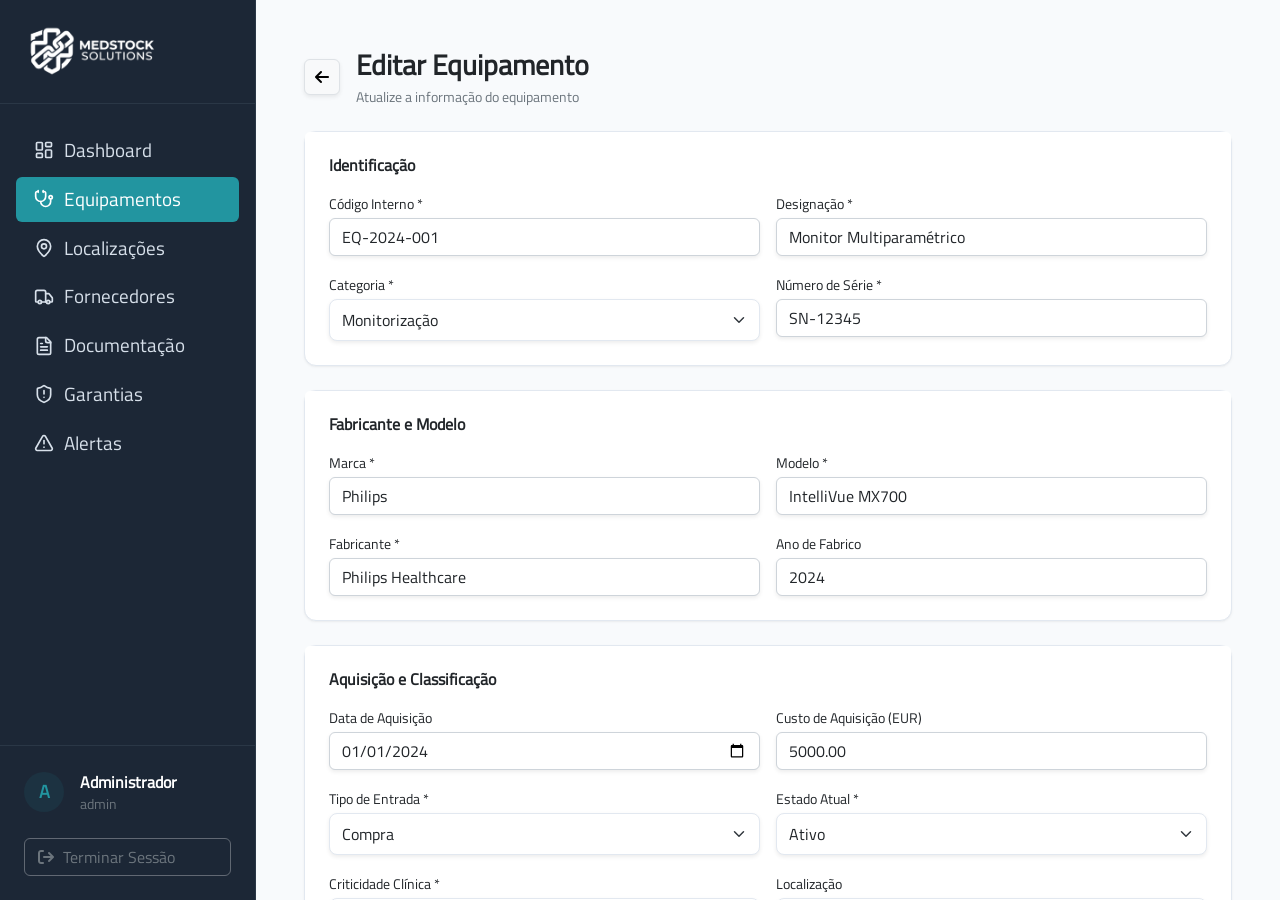
<file: private/equipamentos/editar.html>
<!DOCTYPE html>
<html lang="pt-PT">

<head>
    <meta charset="UTF-8">
    <meta name="viewport" content="width=device-width, initial-scale=1.0">
    <title>MedStock — Equipamentos</title>

    <link rel="stylesheet" href="../../assets/bootstrap/bootstrap.min.css">
    <link rel="stylesheet" href="../../assets/fontawesome/all.min.css">
    <link rel="stylesheet" href="../../assets/css/1231184.css">
</head>

<body class="d-flex vh-100 overflow-hidden bg-backend">

    <aside class="sidebar-backend d-none d-md-flex flex-column flex-shrink-0 h-100" style="width: 256px;">
        <div class="p-4 sidebar-border-light border-bottom">
            <div class="d-flex align-items-center gap-2">
                <img src="../../assets/img/logotipo.png" alt="MedStock Logo" style="height: 55px; width: auto;">
            </div>
        </div>

        <nav class="flex-grow-1 overflow-auto sidebar-scroll py-4 px-3">
            <ul class="nav flex-column gap-1">
                <li class="nav-item">
                    <a href="../dashboard.html" class="nav-link sidebar-item d-flex align-items-center gap-2 py-2 px-3">
                        <svg xmlns="http://www.w3.org/2000/svg" width="20" height="20" viewBox="0 0 24 24" fill="none"
                            stroke="currentColor" stroke-width="2" stroke-linecap="round" stroke-linejoin="round">
                            <rect width="7" height="9" x="3" y="3" rx="1"></rect>
                            <rect width="7" height="5" x="14" y="3" rx="1"></rect>
                            <rect width="7" height="9" x="14" y="12" rx="1"></rect>
                            <rect width="7" height="5" x="3" y="16" rx="1"></rect>
                        </svg>
                        <span class="fw-medium">Dashboard</span>
                    </a>
                </li>
                <li class="nav-item">
                    <a href="lista.html" class="nav-link sidebar-item active d-flex align-items-center gap-2 py-2 px-3">
                        <svg xmlns="http://www.w3.org/2000/svg" width="20" height="20" viewBox="0 0 24 24" fill="none"
                            stroke="currentColor" stroke-width="2" stroke-linecap="round" stroke-linejoin="round">
                            <path d="M11 2v2"></path>
                            <path d="M5 2v2"></path>
                            <path d="M5 3H4a2 2 0 0 0-2 2v4a6 6 0 0 0 12 0V5a2 2 0 0 0-2-2h-1"></path>
                            <path d="M8 15a6 6 0 0 0 12 0v-3"></path>
                            <circle cx="20" cy="10" r="2"></circle>
                        </svg>
                        <span class="fw-medium">Equipamentos</span>
                    </a>
                </li>
                <li class="nav-item">
                    <a href="../localizacoes/lista.html"
                        class="nav-link sidebar-item d-flex align-items-center gap-2 py-2 px-3">
                        <svg xmlns="http://www.w3.org/2000/svg" width="20" height="20" viewBox="0 0 24 24" fill="none"
                            stroke="currentColor" stroke-width="2" stroke-linecap="round" stroke-linejoin="round">
                            <path
                                d="M20 10c0 4.993-5.539 10.193-7.399 11.799a1 1 0 0 1-1.202 0C9.539 20.193 4 14.993 4 10a8 8 0 0 1 16 0">
                            </path>
                            <circle cx="12" cy="10" r="3"></circle>
                        </svg>
                        <span class="fw-medium">Localizações</span>
                    </a>
                </li>
                <li class="nav-item">
                    <a href="../fornecedores/lista.html"
                        class="nav-link sidebar-item d-flex align-items-center gap-2 py-2 px-3">
                        <svg xmlns="http://www.w3.org/2000/svg" width="20" height="20" viewBox="0 0 24 24" fill="none"
                            stroke="currentColor" stroke-width="2" stroke-linecap="round" stroke-linejoin="round">
                            <path d="M14 18V6a2 2 0 0 0-2-2H4a2 2 0 0 0-2 2v11a1 1 0 0 0 1 1h2"></path>
                            <path d="M15 18H9"></path>
                            <path d="M19 18h2a1 1 0 0 0 1-1v-3.65a1 1 0 0 0-.22-.624l-3.48-4.35A1 1 0 0 0 17.52 8H14">
                            </path>
                            <circle cx="17" cy="18" r="2"></circle>
                            <circle cx="7" cy="18" r="2"></circle>
                        </svg>
                        <span class="fw-medium">Fornecedores</span>
                    </a>
                </li>
                <li class="nav-item">
                    <a href="../documentacao/lista.html"
                        class="nav-link sidebar-item d-flex align-items-center gap-2 py-2 px-3">
                        <svg xmlns="http://www.w3.org/2000/svg" width="20" height="20" viewBox="0 0 24 24" fill="none"
                            stroke="currentColor" stroke-width="2" stroke-linecap="round" stroke-linejoin="round">
                            <path d="M15 2H6a2 2 0 0 0-2 2v16a2 2 0 0 0 2 2h12a2 2 0 0 0 2-2V7Z"></path>
                            <path d="M14 2v4a2 2 0 0 0 2 2h4"></path>
                            <path d="M10 9H8"></path>
                            <path d="M16 13H8"></path>
                            <path d="M16 17H8"></path>
                        </svg>
                        <span class="fw-medium">Documentação</span>
                    </a>
                </li>
                <li class="nav-item">
                    <a href="../garantias/lista.html"
                        class="nav-link sidebar-item d-flex align-items-center gap-2 py-2 px-3">
                        <svg xmlns="http://www.w3.org/2000/svg" width="20" height="20" viewBox="0 0 24 24" fill="none"
                            stroke="currentColor" stroke-width="2" stroke-linecap="round" stroke-linejoin="round">
                            <path
                                d="M20 13c0 5-3.5 7.5-7.66 8.95a1 1 0 0 1-.67-.01C7.5 20.5 4 18 4 13V6a1 1 0 0 1 1-1c2 0 4.5-1.2 6.24-2.72a1.17 1.17 0 0 1 1.52 0C14.51 3.81 17 5 19 5a1 1 0 0 1 1 1z">
                            </path>
                            <path d="M12 8v4"></path>
                            <path d="M12 16h.01"></path>
                        </svg>
                        <span class="fw-medium">Garantias</span>
                    </a>
                </li>
                <li class="nav-item">
                    <a href="../alertas/lista.html"
                        class="nav-link sidebar-item d-flex align-items-center gap-2 py-2 px-3">
                        <svg xmlns="http://www.w3.org/2000/svg" width="20" height="20" viewBox="0 0 24 24" fill="none"
                            stroke="currentColor" stroke-width="2" stroke-linecap="round" stroke-linejoin="round">
                            <path d="m21.73 18-8-14a2 2 0 0 0-3.48 0l-8 14A2 2 0 0 0 4 21h16a2 2 0 0 0 1.73-3"></path>
                            <path d="M12 9v4"></path>
                            <path d="M12 17h.01"></path>
                        </svg>
                        <span class="fw-medium">Alertas</span>
                    </a>
                </li>
            </ul>
        </nav>

        <div class="p-4 sidebar-border-light border-top">
            <div class="d-flex align-items-center gap-3 mb-4">
                <div class="rounded-circle d-flex align-items-center justify-content-center fw-bold bg-brand-subtle text-brand"
                    style="width: 40px; height: 40px; font-size: 1.1rem;">A</div>
                <div class="d-flex flex-column overflow-hidden">
                    <span class="text-white text-truncate fs-6 fw-semibold">Administrador</span>
                    <span class="text-secondary text-truncate" style="font-size: 0.85rem;">admin</span>
                </div>
            </div>
            <a href="../../public/index.html"
                class="btn btn-outline-secondary w-100 text-start border-0 text-secondary d-flex align-items-center gap-2 fs-6 shadow-none hover-white-btn">
                <i class="fa-solid fa-arrow-right-from-bracket"></i> Terminar Sessão
            </a>
        </div>
    </aside>
    <main class="flex-grow-1 overflow-auto p-4 p-md-5">

        <div class="d-flex align-items-center gap-3 mb-4 max-w-4xl">
            <a href="lista.html" class="btn btn-light border shadow-sm d-flex align-items-center justify-content-center"
                style="width: 36px; height: 36px;">
                <i class="fa-solid fa-arrow-left"></i>
            </a>
            <div>
                <h1 class="h3 fw-bold text-dark mb-0">Editar Equipamento</h1>
                <p class="text-muted small mt-1 mb-0">Atualize a informação do equipamento</p>
            </div>
        </div>

        <form action="#" method="POST" class="max-w-4xl">

            <div class="card dash-card mb-4">
                <div class="card-header bg-white border-bottom-0 pt-4 px-4 pb-2">
                    <h5 class="fw-semibold fs-6 mb-0 text-dark">Identificação</h5>
                </div>
                <div class="card-body p-4 pt-2">
                    <div class="row g-3">
                        <div class="col-md-6">
                            <label for="internalCode" class="form-label small fw-medium mb-1">Código Interno *</label>
                            <input type="text" id="internalCode" name="internalCode" class="form-control shadow-sm"
                                value="EQ-2024-001" required>
                        </div>
                        <div class="col-md-6">
                            <label for="name" class="form-label small fw-medium mb-1">Designação *</label>
                            <input type="text" id="name" name="name" class="form-control shadow-sm"
                                value="Monitor Multiparamétrico" required>
                        </div>
                        <div class="col-md-6 position-relative">
                            <label class="form-label small fw-medium mb-1">Categoria *</label>
                            <div class="dropdown">
                                <button
                                    class="form-select text-start d-flex justify-content-between align-items-center shadow-sm"
                                    type="button" data-bs-toggle="dropdown" data-bs-display="static">
                                    <span>Monitorização</span>
                                </button>
                                <ul class="dropdown-menu w-100 shadow-sm border-0 mt-1">
                                    <li><a class="dropdown-item py-2" href="#">Monitorização</a></li>
                                    <li><a class="dropdown-item py-2" href="#">Ventilação</a></li>
                                    <li><a class="dropdown-item py-2" href="#">Infusão</a></li>
                                    <li><a class="dropdown-item py-2" href="#">Cardiologia</a></li>
                                    <li><a class="dropdown-item py-2" href="#">Diagnóstico por Imagem</a></li>
                                    <li><a class="dropdown-item py-2" href="#">Laboratório</a></li>
                                    <li><a class="dropdown-item py-2" href="#">Bloco Operatório</a></li>
                                    <li><a class="dropdown-item py-2" href="#">Pediatria</a></li>
                                    <li><a class="dropdown-item py-2" href="#">Esterilização</a></li>
                                    <li><a class="dropdown-item py-2" href="#">Pneumologia</a></li>
                                    <li><a class="dropdown-item py-2" href="#">Outro</a></li>
                                </ul>
                            </div>
                        </div>
                        <div class="col-md-6">
                            <label for="serialNumber" class="form-label small fw-medium mb-1">Número de Série *</label>
                            <input type="text" id="serialNumber" name="serialNumber" class="form-control shadow-sm"
                                value="SN-12345" required>
                        </div>
                    </div>
                </div>
            </div>

            <div class="card dash-card mb-4">
                <div class="card-header bg-white border-bottom-0 pt-4 px-4 pb-2">
                    <h5 class="fw-semibold fs-6 mb-0 text-dark">Fabricante e Modelo</h5>
                </div>
                <div class="card-body p-4 pt-2">
                    <div class="row g-3">
                        <div class="col-md-6">
                            <label for="brand" class="form-label small fw-medium mb-1">Marca *</label>
                            <input type="text" id="brand" name="brand" class="form-control shadow-sm" value="Philips"
                                required>
                        </div>
                        <div class="col-md-6">
                            <label for="model" class="form-label small fw-medium mb-1">Modelo *</label>
                            <input type="text" id="model" name="model" class="form-control shadow-sm"
                                value="IntelliVue MX700" required>
                        </div>
                        <div class="col-md-6">
                            <label for="manufacturer" class="form-label small fw-medium mb-1">Fabricante *</label>
                            <input type="text" id="manufacturer" name="manufacturer" class="form-control shadow-sm"
                                value="Philips Healthcare" required>
                        </div>
                        <div class="col-md-6">
                            <label for="manufacturingYear" class="form-label small fw-medium mb-1">Ano de
                                Fabrico</label>
                            <input type="number" id="manufacturingYear" name="manufacturingYear"
                                class="form-control shadow-sm" value="2024">
                        </div>
                    </div>
                </div>
            </div>

            <div class="card dash-card mb-4">
                <div class="card-header bg-white border-bottom-0 pt-4 px-4 pb-2">
                    <h5 class="fw-semibold fs-6 mb-0 text-dark">Aquisição e Classificação</h5>
                </div>
                <div class="card-body p-4 pt-2">
                    <div class="row g-3">
                        <div class="col-md-6">
                            <label for="acquisitionDate" class="form-label small fw-medium mb-1">Data de
                                Aquisição</label>
                            <input type="date" id="acquisitionDate" name="acquisitionDate"
                                class="form-control shadow-sm" value="2024-01-01">
                        </div>
                        <div class="col-md-6">
                            <label for="acquisitionCost" class="form-label small fw-medium mb-1">Custo de Aquisição
                                (EUR)</label>
                            <input type="number" id="acquisitionCost" name="acquisitionCost"
                                class="form-control shadow-sm" value="5000.00">
                        </div>
                        <div class="col-md-6 position-relative">
                            <label class="form-label small fw-medium mb-1">Tipo de Entrada *</label>
                            <div class="dropdown">
                                <button
                                    class="form-select text-start d-flex justify-content-between align-items-center shadow-sm"
                                    type="button" data-bs-toggle="dropdown"
                                    data-bs-display="static"><span>Compra</span></button>
                                <ul class="dropdown-menu w-100 shadow-sm border-0 mt-1">
                                    <li><a class="dropdown-item py-2" href="#">Compra</a></li>
                                    <li><a class="dropdown-item py-2" href="#">Doação</a></li>
                                    <li><a class="dropdown-item py-2" href="#">Aluguer</a></li>
                                    <li><a class="dropdown-item py-2" href="#">Empréstimo</a></li>
                                </ul>
                            </div>
                        </div>
                        <div class="col-md-6 position-relative">
                            <label class="form-label small fw-medium mb-1">Estado Atual *</label>
                            <div class="dropdown">
                                <button
                                    class="form-select text-start d-flex justify-content-between align-items-center shadow-sm"
                                    type="button" data-bs-toggle="dropdown"
                                    data-bs-display="static"><span>Ativo</span></button>
                                <ul class="dropdown-menu w-100 shadow-sm border-0 mt-1">
                                    <li><a class="dropdown-item py-2" href="#">Ativo</a></li>
                                    <li><a class="dropdown-item py-2" href="#">Em manutenção</a></li>
                                    <li><a class="dropdown-item py-2" href="#">Inativo</a></li>
                                    <li><a class="dropdown-item py-2" href="#">Em calibração</a></li>
                                    <li><a class="dropdown-item py-2" href="#">Em quarentena</a></li>
                                    <li><a class="dropdown-item py-2" href="#">Abatido</a></li>
                                </ul>
                            </div>
                        </div>
                        <div class="col-md-6 position-relative">
                            <label class="form-label small fw-medium mb-1">Criticidade Clínica *</label>
                            <div class="dropdown">
                                <button
                                    class="form-select text-start d-flex justify-content-between align-items-center shadow-sm"
                                    type="button" data-bs-toggle="dropdown"
                                    data-bs-display="static"><span>Baixa</span></button>
                                <ul class="dropdown-menu w-100 shadow-sm border-0 mt-1">
                                    <li><a class="dropdown-item py-2" href="#">Baixa</a></li>
                                    <li><a class="dropdown-item py-2" href="#">Média</a></li>
                                    <li><a class="dropdown-item py-2" href="#">Alta</a></li>
                                    <li><a class="dropdown-item py-2" href="#">Suporte de vida</a></li>
                                </ul>
                            </div>
                        </div>
                        <div class="col-md-6 position-relative">
                            <label class="form-label small fw-medium mb-1">Localização</label>
                            <div class="dropdown">
                                <button
                                    class="form-select text-start d-flex justify-content-between align-items-center shadow-sm"
                                    type="button" data-bs-toggle="dropdown" data-bs-display="static"><span>Sem
                                        localização</span></button>
                                <ul class="dropdown-menu w-100 shadow-sm border-0 mt-1">
                                    <li><a class="dropdown-item py-2" href="#">Bloco Operatório — Edifício Principal
                                            (2º)</a></li>
                                    <li><a class="dropdown-item py-2" href="#">Cardiologia — Edifício Principal (3º)</a>
                                    </li>
                                    <li><a class="dropdown-item py-2" href="#">Laboratório — Edifício C (0º)</a></li>
                                    <li><a class="dropdown-item py-2" href="#">Pediatria — Edifício B (1º)</a></li>
                                    <li><a class="dropdown-item py-2" href="#">Pneumologia — Edifício Principal (2º)</a>
                                    </li>
                                    <li><a class="dropdown-item py-2" href="#">Radiologia — Edifício B (0º)</a></li>
                                    <li><a class="dropdown-item py-2" href="#">UCI — Edifício Principal (1º)</a></li>
                                    <li><a class="dropdown-item py-2" href="#">Urgência — Edifício Principal (0º)</a>
                                    </li>
                                </ul>
                            </div>
                        </div>
                    </div>
                </div>
            </div>

            <div class="card dash-card mb-4">
                <div class="card-header bg-white border-bottom-0 pt-4 px-4 pb-2">
                    <h5 class="fw-semibold fs-6 mb-0 text-dark">Fornecedores Associados</h5>
                </div>
                <div class="card-body p-4 pt-2">
                    <div class="grid gap-2">
                        <div
                            class="flex items-center gap-3 p-3 rounded-md border hover:bg-light transition-colors cursor-pointer">
                            <input class="form-check-input m-0" type="checkbox" checked>
                            <div class="min-w-0">
                                <p class="text-sm fw-semibold mb-0">Dräger Portugal</p>
                                <p class="text-xs text-muted mb-0">Fabricante</p>
                            </div>
                        </div>
                    </div>
                </div>
            </div>

            <div class="card dash-card mb-4">
                <div class="card-header bg-white border-bottom-0 pt-4 px-4 pb-2">
                    <h5 class="fw-semibold fs-6 mb-0 text-dark">Observações</h5>
                </div>
                <div class="card-body p-4 pt-2">
                    <textarea name="observations" class="form-control shadow-sm" rows="3"
                        placeholder="Notas adicionais..."></textarea>
                </div>
            </div>

            <div class="d-flex gap-3 mb-5">
                <button type="submit" class="btn btn-brand d-inline-flex align-items-center gap-2 px-4 shadow-sm">
                    <i class="fa-solid fa-save"></i> Guardar Alterações
                </button>
                <a href="lista.html" class="btn btn-light border px-4 hover-elevate">Cancelar</a>
            </div>
        </form>
    </main>

    <script src="../../assets/bootstrap/bootstrap.bundle.min.js"></script>
    <script src="../../assets/js/1231184.js"></script>
</body>

</html>
</file>
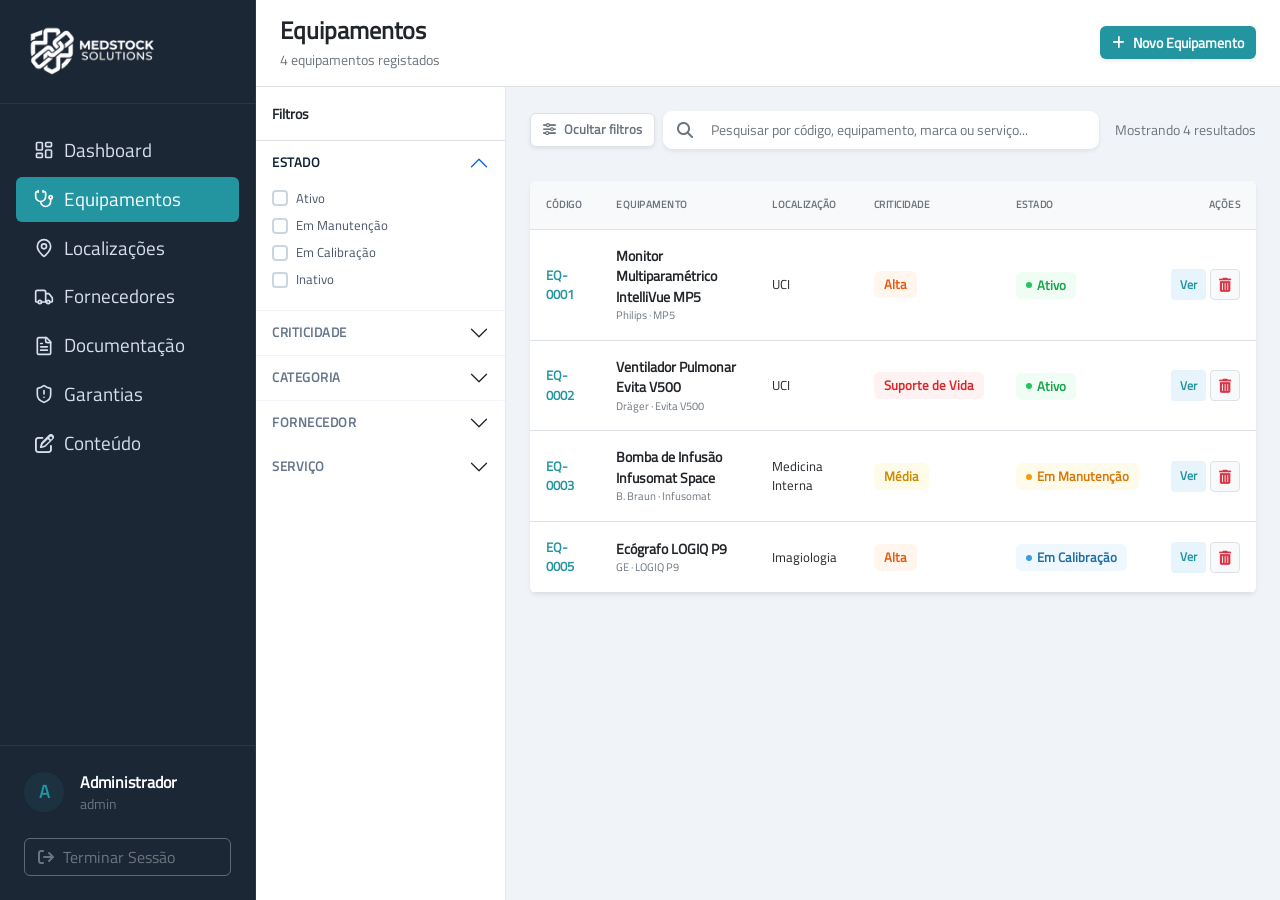
<file: private/equipamentos/lista_equi.html>
<!DOCTYPE html>
<html lang="pt-PT">

<head>
    <meta charset="UTF-8">
    <meta name="viewport" content="width=device-width, initial-scale=1.0">
    <title>MedStock — Equipamentos</title>

    <link rel="stylesheet" href="../../assets/bootstrap/bootstrap.min.css">
    <link rel="stylesheet" href="../../assets/fontawesome/all.min.css">
    <link rel="stylesheet" href="../../assets/css/1231184.css">
</head>

<body class="d-flex vh-100 overflow-hidden bg-backend">

    <aside class="sidebar-backend d-none d-md-flex flex-column flex-shrink-0 h-100" style="width: 256px;">
        <div class="p-4 sidebar-border-light border-bottom">
            <div class="d-flex align-items-center gap-2">
                <img src="../../assets/img/logotipo.png" alt="MedStock Logo" style="height: 55px; width: auto;">
            </div>
        </div>

        <nav class="flex-grow-1 overflow-auto sidebar-scroll py-4 px-3">
            <ul class="nav flex-column gap-1">
                <li class="nav-item">
                    <a href="../dashboard/dashboard.html"
                        class="nav-link sidebar-item d-flex align-items-center gap-2 py-2 px-3">
                        <svg xmlns="http://www.w3.org/2000/svg" width="20" height="20" viewBox="0 0 24 24" fill="none"
                            stroke="currentColor" stroke-width="2" stroke-linecap="round" stroke-linejoin="round">
                            <rect width="7" height="9" x="3" y="3" rx="1"></rect>
                            <rect width="7" height="5" x="14" y="3" rx="1"></rect>
                            <rect width="7" height="9" x="14" y="12" rx="1"></rect>
                            <rect width="7" height="5" x="3" y="16" rx="1"></rect>
                        </svg>
                        <span class="fw-medium">Dashboard</span>
                    </a>
                </li>
                <li class="nav-item">
                    <a href="../equipamentos/lista_equi.html"
                        class="nav-link sidebar-item active d-flex align-items-center gap-2 py-2 px-3">
                        <svg xmlns="http://www.w3.org/2000/svg" width="20" height="20" viewBox="0 0 24 24" fill="none"
                            stroke="currentColor" stroke-width="2" stroke-linecap="round" stroke-linejoin="round">
                            <path d="M11 2v2"></path>
                            <path d="M5 2v2"></path>
                            <path d="M5 3H4a2 2 0 0 0-2 2v4a6 6 0 0 0 12 0V5a2 2 0 0 0-2-2h-1"></path>
                            <path d="M8 15a6 6 0 0 0 12 0v-3"></path>
                            <circle cx="20" cy="10" r="2"></circle>
                        </svg>
                        <span class="fw-medium">Equipamentos</span>
                    </a>
                </li>
                <li class="nav-item">
                    <a href="../localizacoes/lista_loc.html"
                        class="nav-link sidebar-item d-flex align-items-center gap-2 py-2 px-3">
                        <svg xmlns="http://www.w3.org/2000/svg" width="20" height="20" viewBox="0 0 24 24" fill="none"
                            stroke="currentColor" stroke-width="2" stroke-linecap="round" stroke-linejoin="round">
                            <path
                                d="M20 10c0 4.993-5.539 10.193-7.399 11.799a1 1 0 0 1-1.202 0C9.539 20.193 4 14.993 4 10a8 8 0 0 1 16 0">
                            </path>
                            <circle cx="12" cy="10" r="3"></circle>
                        </svg>
                        <span class="fw-medium">Localizações</span>
                    </a>
                </li>
                <li class="nav-item">
                    <a href="../fornecedores/lista_fornecedores.html"
                        class="nav-link sidebar-item d-flex align-items-center gap-2 py-2 px-3">
                        <svg xmlns="http://www.w3.org/2000/svg" width="20" height="20" viewBox="0 0 24 24" fill="none"
                            stroke="currentColor" stroke-width="2" stroke-linecap="round" stroke-linejoin="round">
                            <path d="M14 18V6a2 2 0 0 0-2-2H4a2 2 0 0 0-2 2v11a1 1 0 0 0 1 1h2"></path>
                            <path d="M15 18H9"></path>
                            <path d="M19 18h2a1 1 0 0 0 1-1v-3.65a1 1 0 0 0-.22-.624l-3.48-4.35A1 1 0 0 0 17.52 8H14">
                            </path>
                            <circle cx="17" cy="18" r="2"></circle>
                            <circle cx="7" cy="18" r="2"></circle>
                        </svg>
                        <span class="fw-medium">Fornecedores</span>
                    </a>
                </li>
                <li class="nav-item">
                    <a href="../documentacao/lista_docs.html"
                        class="nav-link sidebar-item d-flex align-items-center gap-2 py-2 px-3">
                        <svg xmlns="http://www.w3.org/2000/svg" width="20" height="20" viewBox="0 0 24 24" fill="none"
                            stroke="currentColor" stroke-width="2" stroke-linecap="round" stroke-linejoin="round">
                            <path d="M15 2H6a2 2 0 0 0-2 2v16a2 2 0 0 0 2 2h12a2 2 0 0 0 2-2V7Z"></path>
                            <path d="M14 2v4a2 2 0 0 0 2 2h4"></path>
                            <path d="M10 9H8"></path>
                            <path d="M16 13H8"></path>
                            <path d="M16 17H8"></path>
                        </svg>
                        <span class="fw-medium">Documentação</span>
                    </a>
                </li>
                <li class="nav-item">
                    <a href="../garantias/lista_garantias.html"
                        class="nav-link sidebar-item d-flex align-items-center gap-2 py-2 px-3">
                        <svg xmlns="http://www.w3.org/2000/svg" width="20" height="20" viewBox="0 0 24 24" fill="none"
                            stroke="currentColor" stroke-width="2" stroke-linecap="round" stroke-linejoin="round">
                            <path
                                d="M20 13c0 5-3.5 7.5-7.66 8.95a1 1 0 0 1-.67-.01C7.5 20.5 4 18 4 13V6a1 1 0 0 1 1-1c2 0 4.5-1.2 6.24-2.72a1.17 1.17 0 0 1 1.52 0C14.51 3.81 17 5 19 5a1 1 0 0 1 1 1z">
                            </path>
                            <path d="M12 8v4"></path>
                            <path d="M12 16h.01"></path>
                        </svg>
                        <span class="fw-medium">Garantias</span>
                    </a>
                </li>
                <li class="nav-item">
                    <a href="../conteudo/conteudo.html"
                        class="nav-link sidebar-item d-flex align-items-center gap-2 py-2 px-3">
                        <i class="fa-regular fa-pen-to-square"></i>
                        <span class="fw-medium">
                            Conteúdo
                        </span>
                    </a>
                </li>
            </ul>
        </nav>

        <div class="p-4 sidebar-border-light border-top">
            <div class="d-flex align-items-center gap-3 mb-4">
                <div class="rounded-circle d-flex align-items-center justify-content-center fw-bold bg-brand-subtle text-brand"
                    style="width: 40px; height: 40px; font-size: 1.1rem;">A</div>
                <div class="d-flex flex-column overflow-hidden">
                    <span class="text-white text-truncate fs-6 fw-semibold">Administrador</span>
                    <span class="text-secondary text-truncate" style="font-size: 0.85rem;">admin</span>
                </div>
            </div>
            <a href="../../public/index.html"
                class="btn btn-outline-secondary w-100 text-start border-0 text-secondary d-flex align-items-center gap-2 fs-6 shadow-none hover-white-btn">
                <i class="fa-solid fa-arrow-right-from-bracket"></i> Terminar Sessão
            </a>
        </div>
    </aside>

    <main class="d-flex flex-column flex-grow-1 overflow-hidden bg-backend">

        <header class="d-md-none d-flex align-items-center justify-content-between p-4 pb-3 border-bottom bg-white">
            <div class="d-flex align-items-center gap-2">
                <i class="fa-solid fa-stethoscope fs-5 text-brand"></i>
                <h1 class="h5 fw-bold mb-0 text-dark">MedStock</h1>
            </div>
            <button class="btn btn-light border-0 shadow-sm"><i class="fa-solid fa-bars"></i></button>
        </header>

        <div
            class="bg-white border-bottom px-4 py-3 d-flex align-items-center justify-content-between flex-shrink-0 z-1">
            <div>
                <h1 class="h4 fw-bold text-dark mb-1">Equipamentos</h1>
                <div class="text-muted small" id="totalRegistos">4 equipamentos registados</div>
            </div>
            <a href="novo.html" class="btn btn-brand d-inline-flex align-items-center gap-2 shadow-sm fw-bold">
                <i class="fa-solid fa-plus"></i> Novo Equipamento
            </a>
        </div>

        <div class="equipamentos-wrapper">

            <aside class="filter-panel d-flex flex-column" id="filterSidebar">
                <div
                    class="p-3 border-bottom d-flex align-items-center justify-content-between bg-white sticky-top flex-shrink-0">
                    <div class="fw-bold text-dark small d-flex align-items-center gap-2">
                        Filtros
                        <span id="badgeContadorFiltros" class="badge bg-brand rounded-pill d-none">0</span>
                    </div>
                    <button id="btnLimparFiltros"
                        class="btn btn-link text-danger text-decoration-none p-0 small fw-bold d-none"
                        style="font-size: 0.7rem;">Limpar</button>
                </div>

                <div class="accordion filter-accordion overflow-auto" id="accordionFiltros">

                    <div class="accordion-item">
                        <h2 class="accordion-header">
                            <button class="accordion-button fw-bold text-uppercase shadow-none" type="button"
                                data-bs-toggle="collapse" data-bs-target="#collapseEstado">
                                Estado
                            </button>
                        </h2>
                        <div id="collapseEstado" class="accordion-collapse collapse show"
                            data-bs-parent="#accordionFiltros">
                            <div class="accordion-body">
                                <label class="filter-check"><input type="checkbox" value="Ativo" data-group="estado">
                                    <div class="custom-box"></div><span class="label-text">Ativo</span>
                                </label>
                                <label class="filter-check"><input type="checkbox" value="Em Manutenção"
                                        data-group="estado">
                                    <div class="custom-box"></div><span class="label-text">Em Manutenção</span>
                                </label>
                                <label class="filter-check"><input type="checkbox" value="Em Calibração"
                                        data-group="estado">
                                    <div class="custom-box"></div><span class="label-text">Em Calibração</span>
                                </label>
                                <label class="filter-check"><input type="checkbox" value="Inativo" data-group="estado">
                                    <div class="custom-box"></div><span class="label-text">Inativo</span>
                                </label>
                            </div>
                        </div>
                    </div>

                    <div class="accordion-item">
                        <h2 class="accordion-header">
                            <button class="accordion-button collapsed fw-bold text-uppercase shadow-none" type="button"
                                data-bs-toggle="collapse" data-bs-target="#collapseCriticidade">
                                Criticidade
                            </button>
                        </h2>
                        <div id="collapseCriticidade" class="accordion-collapse collapse"
                            data-bs-parent="#accordionFiltros">
                            <div class="accordion-body">
                                <label class="filter-check"><input type="checkbox" value="Suporte de Vida"
                                        data-group="criticidade">
                                    <div class="custom-box"></div><span class="label-text">Suporte de Vida</span>
                                </label>
                                <label class="filter-check"><input type="checkbox" value="Alta"
                                        data-group="criticidade">
                                    <div class="custom-box"></div><span class="label-text">Alta</span>
                                </label>
                                <label class="filter-check"><input type="checkbox" value="Média"
                                        data-group="criticidade">
                                    <div class="custom-box"></div><span class="label-text">Média</span>
                                </label>
                                <label class="filter-check"><input type="checkbox" value="Baixa"
                                        data-group="criticidade">
                                    <div class="custom-box"></div><span class="label-text">Baixa</span>
                                </label>
                            </div>
                        </div>
                    </div>

                    <div class="accordion-item">
                        <h2 class="accordion-header">
                            <button class="accordion-button collapsed fw-bold text-uppercase shadow-none" type="button"
                                data-bs-toggle="collapse" data-bs-target="#collapseCategoria">
                                Categoria
                            </button>
                        </h2>
                        <div id="collapseCategoria" class="accordion-collapse collapse"
                            data-bs-parent="#accordionFiltros">
                            <div class="accordion-body">
                                <label class="filter-check"><input type="checkbox" value="Monitorização"
                                        data-group="categoria">
                                    <div class="custom-box"></div><span class="label-text">Monitorização</span>
                                </label>
                                <label class="filter-check"><input type="checkbox" value="Terapia"
                                        data-group="categoria">
                                    <div class="custom-box"></div><span class="label-text">Terapia</span>
                                </label>
                                <label class="filter-check"><input type="checkbox" value="Diagnóstico"
                                        data-group="categoria">
                                    <div class="custom-box"></div><span class="label-text">Diagnóstico</span>
                                </label>
                            </div>
                        </div>
                    </div>

                    <div class="accordion-item border-0">
                        <h2 class="accordion-header">
                            <button class="accordion-button collapsed fw-bold text-uppercase shadow-none" type="button"
                                data-bs-toggle="collapse" data-bs-target="#collapseFornecedor">
                                Fornecedor
                            </button>
                        </h2>
                        <div id="collapseFornecedor" class="accordion-collapse collapse"
                            data-bs-parent="#accordionFiltros">
                            <div class="accordion-body">
                                <label class="filter-check"><input type="checkbox" value="Dräger Portugal"
                                        data-group="fornecedor">
                                    <div class="custom-box"></div><span class="label-text">Dräger Portugal</span>
                                </label>
                                <label class="filter-check"><input type="checkbox" value="Philips Healthcare PT"
                                        data-group="fornecedor">
                                    <div class="custom-box"></div><span class="label-text">Philips Healthcare PT</span>
                                </label>
                                <label class="filter-check"><input type="checkbox" value="MedServ Técnica"
                                        data-group="fornecedor">
                                    <div class="custom-box"></div><span class="label-text">MedServ Técnica</span>
                                </label>
                                <label class="filter-check"><input type="checkbox" value="TechMed Solutions"
                                        data-group="fornecedor">
                                    <div class="custom-box"></div><span class="label-text">TechMed Solutions</span>
                                </label>
                                <label class="filter-check"><input type="checkbox" value="IberiaMed Serviços"
                                        data-group="fornecedor">
                                    <div class="custom-box"></div><span class="label-text">IberiaMed Serviços</span>
                                </label>
                            </div>
                        </div>
                    </div>

                    <div class="accordion-item border-0">
                        <h2 class="accordion-header">
                            <button class="accordion-button collapsed fw-bold text-uppercase shadow-none" type="button"
                                data-bs-toggle="collapse" data-bs-target="#collapseServico">
                                Serviço
                            </button>
                        </h2>
                        <div id="collapseServico" class="accordion-collapse collapse"
                            data-bs-parent="#accordionFiltros">
                            <div class="accordion-body">
                                <label class="filter-check"><input type="checkbox" value="Urgência Geral"
                                        data-group="servico">
                                    <div class="custom-box"></div><span class="label-text">Urgência Geral</span>
                                </label>
                                <label class="filter-check"><input type="checkbox" value="Imagiologia"
                                        data-group="servico">
                                    <div class="custom-box"></div><span class="label-text">Imagiologia</span>
                                </label>
                                <label class="filter-check"><input type="checkbox"
                                        value="Unidade de Cuidados Intensivos (UCI)" data-group="servico">
                                    <div class="custom-box"></div><span class="label-text">UCI</span>
                                </label>
                                <label class="filter-check"><input type="checkbox" value="Bloco Operatório"
                                        data-group="servico">
                                    <div class="custom-box"></div><span class="label-text">Bloco Operatório</span>
                                </label>
                                <label class="filter-check"><input type="checkbox" value="Medicina Interna"
                                        data-group="servico">
                                    <div class="custom-box"></div><span class="label-text">Medicina Interna</span>
                                </label>
                            </div>
                        </div>
                    </div>

                </div>
            </aside>

            <section class="flex-grow-1 p-4 overflow-auto d-flex flex-column">

                <div class="d-flex flex-wrap gap-2 mb-3 align-items-center">
                    <button id="btnToggleSidebar"
                        class="btn btn-light bg-white border shadow-sm text-secondary fw-bold small d-flex align-items-center gap-2 flex-shrink-0"
                        style="font-size: 0.8rem;">
                        <i class="fa-solid fa-sliders"></i> <span id="textToggleSidebar">Ocultar filtros</span>
                    </button>

                    <div class="position-relative flex-grow-1" style="min-width: 250px;">
                        <i class="fa-solid fa-magnifying-glass position-absolute text-muted"
                            style="left: 14px; top: 50%; transform: translateY(-50%);"></i>
                        <input type="text" id="inputPesquisa" class="form-control ps-5 shadow-sm border-0"
                            placeholder="Pesquisar por código, equipamento, marca ou serviço..."
                            style="border-radius: 9px; padding-top: 9px; padding-bottom: 9px; font-size: 0.85rem;">
                    </div>

                    <div class="text-muted small fw-medium flex-shrink-0 ms-2" id="resultadosCount">Mostrando 4
                        resultados</div>
                </div>

                <div id="activePillsContainer" class="d-flex flex-wrap gap-2 mb-3"></div>

                <div class="card border-0 shadow-sm overflow-hidden flex-shrink-0">
                    <div class="table-responsive">
                        <table class="table table-hover mb-0 align-middle">
                            <thead class="bg-light">
                                <tr>
                                    <th class="px-3 py-3 text-muted text-uppercase"
                                        style="font-size: 0.65rem; letter-spacing: 0.5px;">Código</th>
                                    <th class="px-3 py-3 text-muted text-uppercase"
                                        style="font-size: 0.65rem; letter-spacing: 0.5px;">Equipamento</th>
                                    <th class="px-3 py-3 text-muted text-uppercase"
                                        style="font-size: 0.65rem; letter-spacing: 0.5px;">Localização</th>
                                    <th class="px-3 py-3 text-muted text-uppercase"
                                        style="font-size: 0.65rem; letter-spacing: 0.5px;">Criticidade</th>
                                    <th class="px-3 py-3 text-muted text-uppercase"
                                        style="font-size: 0.65rem; letter-spacing: 0.5px;">Estado</th>
                                    <th class="px-3 py-3 text-muted text-uppercase text-end"
                                        style="font-size: 0.65rem; letter-spacing: 0.5px;">Ações</th>
                                </tr>
                            </thead>
                            <tbody id="tabelaEquipamentos">

                                <tr data-estado="Ativo" data-criticidade="Alta" data-categoria="Monitorização"
                                    data-fornecedor="MedServ Técnica">
                                    <td class="px-3 py-3 text-brand fw-bold" style="font-size: 0.8rem;">EQ-0001</td>
                                    <td class="px-3 py-3">
                                        <div class="fw-bold text-dark mb-0" style="font-size: 0.85rem;">Monitor
                                            Multiparamétrico IntelliVue MP5</div>
                                        <div class="text-muted" style="font-size: 0.7rem;">Philips · MP5</div>
                                    </td>
                                    <td class="px-3 py-3 text-dark fw-medium" style="font-size: 0.8rem;">UCI</td>
                                    <td class="px-3 py-3"><span class="badge-eq cr-alta">Alta</span></td>
                                    <td class="px-3 py-3"><span class="badge-eq st-ativo"><span
                                                class="dot"></span>Ativo</span></td>
                                    <td class="px-3 py-3 text-end">
                                        <div class="d-flex justify-content-end gap-1">
                                            <button class="btn btn-sm btn-brand-subtle text-brand fw-bold shadow-none"
                                                data-bs-toggle="modal" data-bs-target="#modalDetalhes"
                                                style="font-size: 0.75rem;">Ver</button>
                                            <button class="btn btn-sm btn-light border text-danger shadow-none"
                                                data-bs-toggle="modal" data-bs-target="#modalRemover" title="Remover">
                                                <i class="fa-solid fa-trash-can"></i>
                                            </button>
                                        </div>
                                    </td>
                                </tr>

                                <tr data-estado="Ativo" data-criticidade="Suporte de Vida" data-categoria="Terapia"
                                    data-fornecedor="Dräger Portugal">
                                    <td class="px-3 py-3 text-brand fw-bold" style="font-size: 0.8rem;">EQ-0002</td>
                                    <td class="px-3 py-3">
                                        <div class="fw-bold text-dark mb-0" style="font-size: 0.85rem;">Ventilador
                                            Pulmonar Evita V500</div>
                                        <div class="text-muted" style="font-size: 0.7rem;">Dräger · Evita V500</div>
                                    </td>
                                    <td class="px-3 py-3 text-dark fw-medium" style="font-size: 0.8rem;">UCI</td>
                                    <td class="px-3 py-3"><span class="badge-eq cr-vida">Suporte de Vida</span></td>
                                    <td class="px-3 py-3"><span class="badge-eq st-ativo"><span
                                                class="dot"></span>Ativo</span></td>
                                    <td class="px-3 py-3 text-end">
                                        <div class="d-flex justify-content-end gap-1">
                                            <button class="btn btn-sm btn-brand-subtle text-brand fw-bold shadow-none"
                                                data-bs-toggle="modal" data-bs-target="#modalDetalhes"
                                                style="font-size: 0.75rem;">Ver</button>
                                            <button class="btn btn-sm btn-light border text-danger shadow-none"
                                                data-bs-toggle="modal" data-bs-target="#modalRemover" title="Remover">
                                                <i class="fa-solid fa-trash-can"></i>
                                            </button>
                                        </div>
                                    </td>
                                </tr>

                                <tr data-estado="Em Manutenção" data-criticidade="Média" data-categoria="Terapia"
                                    data-fornecedor="TechMed Solutions">
                                    <td class="px-3 py-3 text-brand fw-bold" style="font-size: 0.8rem;">EQ-0003</td>
                                    <td class="px-3 py-3">
                                        <div class="fw-bold text-dark mb-0" style="font-size: 0.85rem;">Bomba de Infusão
                                            Infusomat Space</div>
                                        <div class="text-muted" style="font-size: 0.7rem;">B. Braun · Infusomat</div>
                                    </td>
                                    <td class="px-3 py-3 text-dark fw-medium" style="font-size: 0.8rem;">Medicina
                                        Interna</td>
                                    <td class="px-3 py-3"><span class="badge-eq cr-media">Média</span></td>
                                    <td class="px-3 py-3"><span class="badge-eq st-manutencao"><span
                                                class="dot"></span>Em Manutenção</span></td>
                                    <td class="px-3 py-3 text-end">
                                        <div class="d-flex justify-content-end gap-1">
                                            <button class="btn btn-sm btn-brand-subtle text-brand fw-bold shadow-none"
                                                data-bs-toggle="modal" data-bs-target="#modalDetalhes"
                                                style="font-size: 0.75rem;">Ver</button>
                                            <button class="btn btn-sm btn-light border text-danger shadow-none"
                                                data-bs-toggle="modal" data-bs-target="#modalRemover" title="Remover">
                                                <i class="fa-solid fa-trash-can"></i>
                                            </button>
                                        </div>
                                    </td>
                                </tr>

                                <tr data-estado="Em Calibração" data-criticidade="Alta" data-categoria="Diagnóstico"
                                    data-fornecedor="IberiaMed Serviços">
                                    <td class="px-3 py-3 text-brand fw-bold" style="font-size: 0.8rem;">EQ-0005</td>
                                    <td class="px-3 py-3">
                                        <div class="fw-bold text-dark mb-0" style="font-size: 0.85rem;">Ecógrafo LOGIQ
                                            P9</div>
                                        <div class="text-muted" style="font-size: 0.7rem;">GE · LOGIQ P9</div>
                                    </td>
                                    <td class="px-3 py-3 text-dark fw-medium" style="font-size: 0.8rem;">Imagiologia
                                    </td>
                                    <td class="px-3 py-3"><span class="badge-eq cr-alta">Alta</span></td>
                                    <td class="px-3 py-3"><span class="badge-eq st-calibracao"><span
                                                class="dot"></span>Em Calibração</span></td>
                                    <td class="px-3 py-3 text-end">
                                        <div class="d-flex justify-content-end gap-1">
                                            <button class="btn btn-sm btn-brand-subtle text-brand fw-bold shadow-none"
                                                data-bs-toggle="modal" data-bs-target="#modalDetalhes"
                                                style="font-size: 0.75rem;">Ver</button>
                                            <button class="btn btn-sm btn-light border text-danger shadow-none"
                                                data-bs-toggle="modal" data-bs-target="#modalRemover" title="Remover">
                                                <i class="fa-solid fa-trash-can"></i>
                                            </button>
                                        </div>
                                    </td>
                                </tr>

                                <tr id="noResultsRow" class="d-none">
                                    <td colspan="6" class="text-center py-5">
                                        <div class="fs-1 mb-2">🔍</div>
                                        <div class="fw-bold text-muted">Nenhum equipamento encontrado</div>
                                        <div class="small text-muted mt-1">Tente ajustar a sua pesquisa ou limpar os
                                            filtros.</div>
                                    </td>
                                </tr>

                            </tbody>
                        </table>
                    </div>
                </div>

            </section>
        </div>
    </main>

    <!-- Modal Detalhes Equipamento -->
    <div class="modal fade" id="modalDetalhes" tabindex="-1" aria-labelledby="modalDetalhesLabel" aria-hidden="true">
        <div class="modal-dialog modal-xl modal-dialog-scrollable">
            <div class="modal-content border-0 shadow-lg bg-backend">

                <!-- Header do Modal -->
                <div class="modal-header border-bottom px-4 py-3">
                    <div>
                        <div class="d-flex align-items-center gap-2 flex-wrap mb-1">
                            <h5 class="modal-title fw-bold text-dark mb-0" id="modalDetalhesLabel">
                                Monitor Multiparamétrico de Sinais Vitais
                            </h5>
                            <span class="badge badge-soft-success">Ativo</span>
                            <span class="badge badge-soft-warning">Alta</span>
                        </div>
                        <p class="text-muted custom-monospace small mb-0">EQ-2024-001</p>
                    </div>
                    <div class="d-flex align-items-center gap-2">
                        <button class="btn-action-custom bg-white border text-dark"
                            onclick="alert('🖨️ Comando enviado! A etiqueta com o código de barras do equipamento EQ-2024-001 foi gerada com sucesso.')">
                            <i class="fa-solid fa-barcode me-1"></i> Etiqueta
                        </button>
                        <button class="btn-action-custom py-2 px-3" data-bs-toggle="modal" data-bs-target="#modalEditar"
                            data-bs-dismiss="modal">
                            <i class="fa-solid fa-pencil me-2"></i> Editar
                        </button>
                        <button class="btn-action-custom btn-action-danger" data-bs-toggle="modal"
                            data-bs-target="#modalRemover">
                            <i class="fa-solid fa-trash-can me-2"></i> Remover
                        </button>
                        <button type="button" class="btn-close ms-2" data-bs-dismiss="modal"
                            aria-label="Fechar"></button>
                    </div>
                </div>

                <!-- Body do Modal -->
                <div class="modal-body p-4">
                    <div class="w-100" style="max-width: 1024px; margin: 0 auto;">

                        <!-- SEPARADORES (Nav Tabs) -->
                        <ul class="nav nav-tabs border-bottom-0" id="detalhesTabs" role="tablist">
                            <li class="nav-item" role="presentation">
                                <button class="nav-link active text-dark fw-medium" id="geral-tab" data-bs-toggle="tab"
                                    data-bs-target="#geral-pane" type="button" role="tab" aria-selected="true">
                                    Geral
                                </button>
                            </li>
                            <li class="nav-item" role="presentation">
                                <button class="nav-link text-muted fw-medium" id="localizacao-tab" data-bs-toggle="tab"
                                    data-bs-target="#localizacao-pane" type="button" role="tab" aria-selected="false">
                                    Localização
                                </button>
                            </li>
                            <li class="nav-item" role="presentation">
                                <button class="nav-link text-muted fw-medium" id="fornecedores-tab" data-bs-toggle="tab"
                                    data-bs-target="#fornecedores-pane" type="button" role="tab" aria-selected="false">
                                    Fornecedores
                                    <span class="badge bg-secondary rounded-pill ms-1"
                                        style="font-size: 0.65rem;">3</span>
                                </button>
                            </li>
                            <li class="nav-item" role="presentation">
                                <button class="nav-link text-muted fw-medium" id="garantias-tab" data-bs-toggle="tab"
                                    data-bs-target="#garantias-pane" type="button" role="tab" aria-selected="false">
                                    Garantias e Contratos
                                </button>
                            </li>
                            <li class="nav-item" role="presentation">
                                <button class="nav-link text-muted fw-medium" id="documentos-tab" data-bs-toggle="tab"
                                    data-bs-target="#documentos-pane" type="button" role="tab" aria-selected="false">
                                    Documentos
                                    <span class="badge bg-secondary rounded-pill ms-1"
                                        style="font-size: 0.65rem;">3</span>
                                </button>
                            </li>
                            <li class="nav-item" role="presentation">
                                <button class="nav-link text-muted fw-medium" id="acessorios-tab" data-bs-toggle="tab"
                                    data-bs-target="#acessorios-pane" type="button" role="tab" aria-selected="false">
                                    Acessórios
                                    <span class="badge bg-secondary rounded-pill ms-1"
                                        style="font-size: 0.65rem;">2</span>
                                </button>
                            </li>
                        </ul>

                        <!-- CONTEÚDO DOS SEPARADORES -->
                        <div class="card dash-card p-0 mb-3">
                            <div class="card-body p-4">
                                <div class="tab-content" id="detalhesTabsContent">

                                    <!-- TAB 1: GERAL -->
                                    <div class="tab-pane fade show active" id="geral-pane" role="tabpanel" tabindex="0">

                                        <h5 class="fw-semibold fs-6 mb-3 text-dark border-bottom pb-2">Identificação e
                                            Fabrico</h5>
                                        <div class="row row-cols-2 row-cols-md-3 g-4 mb-4">
                                            <div class="col">
                                                <p class="detail-label">Categoria</p>
                                                <p class="detail-value">Monitorização</p>
                                            </div>
                                            <div class="col">
                                                <p class="detail-label">Criticidade Clínica</p>
                                                <p class="detail-value"><span
                                                        class="badge badge-soft-warning">Alta</span></p>
                                            </div>
                                            <div class="col">
                                                <p class="detail-label">Estado Atual</p>
                                                <p class="detail-value"><span class="badge badge-soft-success">Ativo /
                                                        Operacional</span></p>
                                            </div>
                                            <div class="col">
                                                <p class="detail-label">Marca</p>
                                                <p class="detail-value">Philips</p>
                                            </div>
                                            <div class="col">
                                                <p class="detail-label">Modelo</p>
                                                <p class="detail-value">IntelliVue MX700</p>
                                            </div>
                                            <div class="col">
                                                <p class="detail-label">Número de Série</p>
                                                <p class="detail-value custom-monospace" style="font-size: 0.8rem;">
                                                    SN-PH-2024-001</p>
                                            </div>
                                            <div class="col">
                                                <p class="detail-label">Fabricante</p>
                                                <p class="detail-value">Philips Healthcare</p>
                                            </div>
                                            <div class="col">
                                                <p class="detail-label">Ano de Fabrico</p>
                                                <p class="detail-value">2023</p>
                                            </div>
                                        </div>

                                        <h5 class="fw-semibold fs-6 mb-3 text-dark border-bottom pb-2 mt-4">Receção e
                                            Aquisição</h5>
                                        <div class="row row-cols-2 row-cols-md-3 g-4 mb-4">
                                            <div class="col">
                                                <p class="detail-label">Tipo de Entrada</p>
                                                <p class="detail-value">Compra</p>
                                            </div>
                                            <div class="col">
                                                <p class="detail-label">Data de Aquisição</p>
                                                <p class="detail-value">15/01/2024</p>
                                            </div>
                                            <div class="col">
                                                <p class="detail-label">Custo de Aquisição</p>
                                                <p class="detail-value">18 500,00 €</p>
                                            </div>
                                        </div>

                                        <h5 class="fw-semibold fs-6 mb-2 text-dark border-bottom pb-2 mt-4">Observações
                                        </h5>
                                        <p class="detail-value text-muted" style="font-size: 0.875rem;">Monitor de UCI
                                            com 12 derivações ECG. Equipamento encontra-se em excelente estado de
                                            conservação.</p>
                                    </div>

                                    <!-- TAB 2: LOCALIZAÇÃO -->
                                    <div class="tab-pane fade" id="localizacao-pane" role="tabpanel" tabindex="0">
                                        <h5 class="fw-semibold fs-6 mb-4 text-dark border-bottom pb-2">Localização Atual</h5>
                                        <div class="row row-cols-2 row-cols-md-4 g-4 mb-4">
                                            <div class="col">
                                                <p class="detail-label">Edifício</p>
                                                <p class="detail-value d-flex align-items-center gap-1">
                                                    <i class="fa-regular fa-building text-muted"></i> Edifício Principal
                                                </p>
                                            </div>
                                            <div class="col">
                                                <p class="detail-label">Piso</p>
                                                <p class="detail-value">Piso 1</p>
                                            </div>
                                            <div class="col">
                                                <p class="detail-label">Serviço</p>
                                                <p class="detail-value">Unidade de Cuidados Intensivos (UCI)</p>
                                            </div>
                                            <div class="col">
                                                <p class="detail-label">Sala / Compartimento</p>
                                                <p class="detail-value">Box 1</p>
                                            </div>
                                        </div>

                                        <div class="card dash-card shadow-sm border-0 bg-light">
                                            <div class="card-header border-0 bg-transparent pt-3 px-4 pb-2 d-flex align-items-center gap-2">
                                                <i class="fa-solid fa-clock-rotate-left text-muted" style="font-size: 1rem;"></i>
                                                <h6 class="card-title-custom mb-0">Histórico de Movimentações</h6>
                                            </div>
                                            <div class="card-body px-4 pb-4 pt-0">
                                                <div class="d-flex flex-column gap-2">

                                                    <div class="list-box bg-white border d-flex justify-content-between align-items-center py-2">
                                                        <div>
                                                            <span class="fw-bold text-dark small">Transferência de Serviço</span>
                                                            <p class="text-muted small mb-0" style="font-size: 0.75rem;">Movido de: Serviço de Urgência &rarr; UCI (Unidade A)</p>
                                                        </div>
                                                        <div class="text-end">
                                                            <p class="text-muted small mb-0" style="font-size: 0.75rem;">15/01/2024</p>
                                                            <p class="text-muted small mb-0" style="font-size: 0.65rem;">Por: admin</p>
                                                        </div>
                                                    </div>

                                                    <div class="list-box bg-white border d-flex justify-content-between align-items-center py-2">
                                                        <div>
                                                            <span class="fw-bold text-dark small">Entrada em Inventário</span>
                                                            <p class="text-muted small mb-0" style="font-size: 0.75rem;">Registo inicial e instalação física no Serviço de Urgência</p>
                                                        </div>
                                                        <div class="text-end">
                                                            <p class="text-muted small mb-0" style="font-size: 0.75rem;">10/01/2024</p>
                                                            <p class="text-muted small mb-0" style="font-size: 0.65rem;">Por: admin</p>
                                                        </div>
                                                    </div>

                                                </div>
                                            </div>
                                        </div>
                                    </div>

                                    <!-- TAB 3: FORNECEDORES -->
                                    <div class="tab-pane fade" id="fornecedores-pane" role="tabpanel" tabindex="0">
                                        <h5 class="fw-semibold fs-6 mb-3 text-dark border-bottom pb-2">Entidades
                                            Associadas</h5>
                                        <div class="d-flex flex-column gap-2 mt-3">
                                            <a href="#" class="text-decoration-none text-dark">
                                                <div class="list-box d-flex justify-content-between align-items-center">
                                                    <div>
                                                        <p class="detail-value fw-medium">Philips Healthcare</p>
                                                        <p class="text-muted small mb-0" style="font-size: 0.75rem;">
                                                            Fornecedor Comercial</p>
                                                    </div>
                                                    <div class="text-end d-none d-sm-block">
                                                        <p class="text-muted small mb-0" style="font-size: 0.75rem;">
                                                            +351 210 000 002</p>
                                                        <p class="text-muted small mb-0" style="font-size: 0.75rem;">
                                                            contacto@philips-saude.pt</p>
                                                    </div>
                                                </div>
                                            </a>
                                            <a href="#" class="text-decoration-none text-dark">
                                                <div class="list-box d-flex justify-content-between align-items-center">
                                                    <div>
                                                        <p class="detail-value fw-medium">MedServ Técnica</p>
                                                        <p class="text-muted small mb-0" style="font-size: 0.75rem;">
                                                            Assistência Técnica Oficial</p>
                                                    </div>
                                                    <div class="text-end d-none d-sm-block">
                                                        <p class="text-muted small mb-0" style="font-size: 0.75rem;">
                                                            +351 210 000 004</p>
                                                        <p class="text-muted small mb-0" style="font-size: 0.75rem;">
                                                            suporte@medserv.pt</p>
                                                    </div>
                                                </div>
                                            </a>
                                            <a href="#" class="text-decoration-none text-dark">
                                                <div class="list-box d-flex justify-content-between align-items-center">
                                                    <div>
                                                        <p class="detail-value fw-medium">FarmaMed Consumíveis</p>
                                                        <p class="text-muted small mb-0" style="font-size: 0.75rem;">
                                                            Fornecedor de Consumíveis</p>
                                                    </div>
                                                    <div class="text-end d-none d-sm-block">
                                                        <p class="text-muted small mb-0" style="font-size: 0.75rem;">
                                                            +351 210 000 008</p>
                                                        <p class="text-muted small mb-0" style="font-size: 0.75rem;">
                                                            geral@farmamed.pt</p>
                                                    </div>
                                                </div>
                                            </a>
                                        </div>
                                    </div>

                                    <!-- TAB 4: GARANTIAS E CONTRATOS -->
                                    <div class="tab-pane fade" id="garantias-pane" role="tabpanel" tabindex="0">

                                        <h5 class="fw-semibold fs-6 mb-3 text-dark border-bottom pb-2">
                                            <i class="fa-solid fa-shield-halved text-success me-2"></i> Garantia Legal
                                        </h5>
                                        <div class="list-box list-box-light border-0 mb-4">
                                            <div class="row row-cols-2 row-cols-md-3 g-3">
                                                <div class="col">
                                                    <p class="detail-label">Início da Garantia</p>
                                                    <p class="detail-value">15/01/2024</p>
                                                </div>
                                                <div class="col">
                                                    <p class="detail-label">Fim da Garantia</p>
                                                    <p class="detail-value">15/01/2027</p>
                                                </div>
                                            </div>
                                        </div>

                                        <h5 class="fw-semibold fs-6 mb-3 text-dark border-bottom pb-2">
                                            <i class="fa-solid fa-file-contract text-muted me-2"></i> Contrato de
                                            Manutenção
                                        </h5>
                                        <div class="list-box list-box-light border-0">
                                            <div class="row row-cols-2 row-cols-md-3 g-3">
                                                <div class="col">
                                                    <p class="detail-label">Nº Referência</p>
                                                    <p class="detail-value custom-monospace" style="font-size: 0.8rem;">
                                                        CNT-2024-001</p>
                                                </div>
                                                <div class="col">
                                                    <p class="detail-label">Entidade Responsável</p>
                                                    <p class="detail-value">MedServ Técnica</p>
                                                </div>
                                                <div class="col">
                                                    <p class="detail-label">Tipo de Contrato</p>
                                                    <p class="detail-value">Full-Service</p>
                                                </div>
                                                <div class="col">
                                                    <p class="detail-label">Periodicidade</p>
                                                    <p class="detail-value">Anual</p>
                                                </div>
                                                <div class="col">
                                                    <p class="detail-label">Início do Contrato</p>
                                                    <p class="detail-value">15/01/2024</p>
                                                </div>
                                                <div class="col">
                                                    <p class="detail-label">Fim do Contrato</p>
                                                    <p class="detail-value">15/01/2027</p>
                                                </div>
                                            </div>
                                        </div>
                                    </div>

                                    <!-- TAB 5: DOCUMENTOS -->
                                    <div class="tab-pane fade" id="documentos-pane" role="tabpanel" tabindex="0">
                                        <h5 class="fw-semibold fs-6 mb-3 text-dark border-bottom pb-2">Ficheiros
                                            Anexados</h5>
                                        <div class="d-flex flex-column gap-2 mt-3">

                                            <div
                                                class="list-box list-box-light d-flex justify-content-between align-items-center gap-3">
                                                <div class="flex-grow-1">
                                                    <p class="detail-value fw-medium mb-0">IntelliVue MX700 - Manual do
                                                        Utilizador</p>
                                                    <p class="text-muted small mb-0" style="font-size: 0.75rem;">Manual
                                                        de Utilizador — 01/01/2023</p>
                                                    <p class="text-muted custom-monospace small mb-0"
                                                        style="font-size: 0.75rem;">
                                                        <i
                                                            class="fa-solid fa-file-pdf text-danger me-1"></i>intellivue_mx700_manual.pdf
                                                    </p>
                                                </div>
                                                <a href="../../assets/docs/intellivue_mx700_manual.pdf" download
                                                    class="btn btn-sm btn-outline-secondary d-flex align-items-center gap-1 flex-shrink-0"
                                                    title="Descarregar ficheiro">
                                                    <i class="fa-solid fa-download"></i>
                                                    <span class="d-none d-sm-inline">Download</span>
                                                </a>
                                            </div>

                                            <div class="list-box d-flex justify-content-between align-items-center gap-3"
                                                style="background-color: rgba(254, 242, 242, 0.5); border-color: rgba(254, 202, 202, 0.5);">
                                                <div class="flex-grow-1">
                                                    <p class="detail-value fw-medium mb-0">Certificado de Calibração -
                                                        Monitor MX700</p>
                                                    <p class="text-muted small mb-0" style="font-size: 0.75rem;">
                                                        Certificado de Calibração — 01/06/2024</p>
                                                    <p class="text-muted custom-monospace small mb-0"
                                                        style="font-size: 0.75rem;">
                                                        <i
                                                            class="fa-solid fa-file-pdf text-danger me-1"></i>calib_monitor_2024.pdf
                                                    </p>
                                                    <p class="text-danger fw-medium small mb-0"
                                                        style="font-size: 0.75rem;">
                                                        <i class="fa-solid fa-circle-exclamation me-1"></i>Validade:
                                                        01/06/2025 (Expirado)
                                                    </p>
                                                </div>
                                                <a href="../../assets/docs/calib_monitor_2024.pdf" download
                                                    class="btn btn-sm btn-outline-secondary d-flex align-items-center gap-1 flex-shrink-0"
                                                    title="Descarregar ficheiro">
                                                    <i class="fa-solid fa-download"></i>
                                                    <span class="d-none d-sm-inline">Download</span>
                                                </a>
                                            </div>

                                            <div
                                                class="list-box list-box-light d-flex justify-content-between align-items-center gap-3">
                                                <div class="flex-grow-1">
                                                    <p class="detail-value fw-medium mb-0">Contrato Full Service Philips
                                                        2024-2027</p>
                                                    <p class="text-muted small mb-0" style="font-size: 0.75rem;">
                                                        Contrato de Manutenção — 15/01/2024</p>
                                                    <p class="text-muted custom-monospace small mb-0"
                                                        style="font-size: 0.75rem;">
                                                        <i
                                                            class="fa-solid fa-file-pdf text-danger me-1"></i>contrato_philips.pdf
                                                    </p>
                                                    <p class="text-muted small mb-0" style="font-size: 0.75rem;">
                                                        Validade: 15/01/2027</p>
                                                </div>
                                                <a href="../../assets/docs/contrato_philips.pdf" download
                                                    class="btn btn-sm btn-outline-secondary d-flex align-items-center gap-1 flex-shrink-0"
                                                    title="Descarregar ficheiro">
                                                    <i class="fa-solid fa-download"></i>
                                                    <span class="d-none d-sm-inline">Download</span>
                                                </a>
                                            </div>

                                        </div>
                                    </div>

                                    <!-- TAB 6: ACESSÓRIOS -->
                                    <div class="tab-pane fade" id="acessorios-pane" role="tabpanel" tabindex="0">
                                        <h5 class="fw-semibold fs-6 mb-3 text-dark border-bottom pb-2">Componentes e Acessórios Associados</h5>
                                        <div class="d-flex flex-column gap-2 mt-3">

                                            <div class="list-box list-box-light d-flex justify-content-between align-items-center">
                                                <div>
                                                    <p class="detail-value fw-medium">Cabo ECG 5 Vias</p>
                                                    <p class="text-brand small fw-bold mb-0" style="font-size: 0.75rem;">EQ-0001.01</p>
                                                </div>
                                                <div class="text-end">
                                                    <p class="text-muted custom-monospace small mb-0" style="font-size: 0.75rem;">SN-889900</p>
                                                </div>
                                            </div>

                                            <div class="list-box list-box-light d-flex justify-content-between align-items-center">
                                                <div>
                                                    <p class="detail-value fw-medium">Braçadeira de Pressão Adulto</p>
                                                    <p class="text-brand small fw-bold mb-0" style="font-size: 0.75rem;">EQ-0001.02</p>
                                                </div>
                                                <div class="text-end">
                                                    <p class="text-muted custom-monospace small mb-0 fst-italic" style="font-size: 0.75rem;">Não definido</p>
                                                </div>
                                            </div>

                                        </div>
                                    </div>

                                </div>
                            </div>
                        </div>

                        <!-- Rodapé de Metadados -->
                        <div class="d-flex gap-4 text-muted px-2" style="font-size: 0.75rem;">
                            <span>Criado a: 16/04/2026</span>
                            <span>Última atualização: 16/04/2026</span>
                        </div>

                    </div>
                </div>
            </div>
        </div>
    </div>

    <!-- Modal Editar Equipamento -->
    <div class="modal fade" id="modalEditar" tabindex="-1" aria-labelledby="modalEditarLabel" aria-hidden="true">
        <div class="modal-dialog modal-xl modal-dialog-scrollable">
            <div class="modal-content border-0 shadow-lg bg-backend">

                <div class="modal-header border-bottom px-4 py-3 bg-white">
                    <div>
                        <h5 class="modal-title fw-bold text-dark mb-0" id="modalEditarLabel">Editar Equipamento</h5>
                        <p class="text-muted small mb-0 mt-1">Atualize a informação do equipamento</p>
                    </div>
                    <button type="button" class="btn-close" data-bs-dismiss="modal" aria-label="Fechar"></button>
                </div>

                <div class="modal-body p-4">
                    <form id="formEditar" action="#" method="POST" novalidate>

                        <ul class="nav nav-tabs mb-4 border-bottom-0" id="editarTabs" role="tablist"
                            style="pointer-events: none;">
                            <li class="nav-item" role="presentation">
                                <button class="nav-link active text-dark fw-medium" id="edit-step1-tab"
                                    data-bs-target="#edit-step1-pane" type="button" role="tab" aria-selected="true">
                                    <span class="badge bg-brand text-white me-1 rounded-pill">1</span> Identificação
                                </button>
                            </li>
                            <li class="nav-item" role="presentation">
                                <button class="nav-link text-muted fw-medium" id="edit-step2-tab"
                                    data-bs-target="#edit-step2-pane" type="button" role="tab" aria-selected="false">
                                    <span class="badge bg-secondary text-white me-1 rounded-pill">2</span> Receção e
                                    Localização
                                </button>
                            </li>
                            <li class="nav-item" role="presentation">
                                <button class="nav-link text-muted fw-medium" id="edit-step3-tab"
                                    data-bs-target="#edit-step3-pane" type="button" role="tab" aria-selected="false">
                                    <span class="badge bg-secondary text-white me-1 rounded-pill">3</span> Entidades e
                                    Contratos
                                </button>
                            </li>
                            <li class="nav-item" role="presentation">
                                <button class="nav-link text-muted fw-medium" id="edit-step4-tab"
                                    data-bs-target="#edit-step4-pane" type="button" role="tab" aria-selected="false">
                                    <span class="badge bg-secondary text-white me-1 rounded-pill">4</span> Documentação
                                </button>
                            </li>
                            <li class="nav-item" role="presentation">
                                <button class="nav-link text-muted fw-medium" id="edit-step5-tab"
                                    data-bs-target="#edit-step5-pane" type="button" role="tab" aria-selected="false">
                                    <span class="badge bg-secondary text-white me-1 rounded-pill">5</span> Acessórios
                                </button>
                            </li>
                            <li class="nav-item" role="presentation">
                                <button class="nav-link text-muted fw-medium" id="edit-step6-tab"
                                    data-bs-target="#edit-step6-pane" type="button" role="tab" aria-selected="false">
                                    <span class="badge bg-secondary text-white me-1 rounded-pill">6</span> Observações
                                </button>
                            </li>
                        </ul>

                        <div class="card dash-card mb-0 p-0">
                            <div class="tab-content" id="editarTabsContent">

                                <div class="tab-pane fade show active" id="edit-step1-pane" role="tabpanel"
                                    tabindex="0">
                                    <div class="card-body p-4">
                                        <h5 class="fw-semibold fs-6 mb-4 text-dark border-bottom pb-2">Detalhes de
                                            Identificação</h5>
                                        <div class="row g-3">
                                            <div class="col-md-3">
                                                <label class="form-label small fw-medium mb-1">Código Interno <i class="fa-solid fa-lock text-muted ms-1" style="font-size: 0.7rem;" title="Gerado automaticamente"></i></label>
                                                <input type="text" name="internalCode" class="form-control shadow-sm bg-light fw-bold text-muted" value="EQ-0001" readonly>
                                            </div>
                                            <div class="col-md-9">
                                                <label class="form-label small fw-medium mb-1">Designação *</label>
                                                <input type="text" name="name" class="form-control shadow-sm"
                                                    value="Monitor Multiparamétrico IntelliVue MP5" required>
                                                <div class="invalid-feedback" style="font-size: 0.70rem;">Campo
                                                    obrigatório.</div>
                                            </div>

                                            <div class="col-md-4">
                                                <label class="form-label small fw-medium mb-1">Marca *</label>
                                                <input type="text" name="brand" class="form-control shadow-sm"
                                                    value="Philips" required>
                                                <div class="invalid-feedback" style="font-size: 0.70rem;">Campo
                                                    obrigatório.</div>
                                            </div>
                                            <div class="col-md-4">
                                                <label class="form-label small fw-medium mb-1">Modelo *</label>
                                                <input type="text" name="model" class="form-control shadow-sm"
                                                    value="MP5" required>
                                                <div class="invalid-feedback" style="font-size: 0.70rem;">Campo
                                                    obrigatório.</div>
                                            </div>
                                            <div class="col-md-4">
                                                <label class="form-label small fw-medium mb-1">Número de Série *</label>
                                                <input type="text" name="serialNumber" class="form-control shadow-sm"
                                                    value="SN-PH-2024-001" required>
                                                <div class="invalid-feedback" id="edit-feedbackSerial"
                                                    style="font-size: 0.70rem;">Campo obrigatório.</div>
                                            </div>

                                            <div class="col-md-8">
                                                <label class="form-label small fw-medium mb-1">Fabricante *</label>
                                                <div class="dropdown">
                                                    <input type="hidden" name="manufacturer" id="edit-inputManufacturer"
                                                        value="Philips Healthcare PT" required>
                                                    <button
                                                        class="form-select form-select-sm text-start d-flex justify-content-between align-items-center shadow-sm bg-white"
                                                        type="button" data-bs-toggle="dropdown" aria-expanded="false"
                                                        data-bs-display="static">
                                                        <span id="edit-textManufacturer" class="text-dark">Philips
                                                            Healthcare PT</span>
                                                    </button>
                                                    <ul
                                                        class="dropdown-menu w-100 shadow-sm border-0 mt-1 dropdown-menu-scrollable">
                                                        <li class="px-2 pb-2 mb-2 border-bottom">
                                                            <input type="text"
                                                                class="form-control form-control-sm shadow-none bg-light"
                                                                id="edit-searchManufacturer" placeholder="Pesquisar..."
                                                                onkeyup="filtrarDropdown('edit-searchManufacturer', 'edit-listaManufacturer')"
                                                                onclick="event.stopPropagation()">
                                                        </li>
                                                        <div id="edit-listaManufacturer">
                                                            <li><a class="dropdown-item py-1 small" href="#"
                                                                    onclick="selecionarDropdownEdit('Manufacturer', 'Philips Healthcare PT')">Philips
                                                                    Healthcare PT</a></li>
                                                            <li><a class="dropdown-item py-1 small" href="#"
                                                                    onclick="selecionarDropdownEdit('Manufacturer', 'Dräger Portugal')">Dräger
                                                                    Portugal</a></li>
                                                            <li><a class="dropdown-item py-1 small" href="#"
                                                                    onclick="selecionarDropdownEdit('Manufacturer', 'Mindray')">Mindray</a>
                                                            </li>
                                                        </div>
                                                    </ul>
                                                    <div class="invalid-feedback" style="font-size: 0.70rem;">Campo
                                                        obrigatório.</div>
                                                </div>
                                            </div>
                                            <div class="col-md-4">
                                                <label class="form-label small fw-medium mb-1">Ano de Fabrico</label>
                                                <input type="number" name="manufacturingYear"
                                                    class="form-control form-control-sm shadow-sm" value="2023"
                                                    min="1900">
                                                <div class="invalid-feedback" id="edit-feedbackAno"
                                                    style="font-size: 0.70rem;">Data inválida.</div>
                                            </div>

                                            <div class="col-md-6">
                                                <label class="form-label small fw-medium mb-1">Categoria *</label>
                                                <div class="dropdown">
                                                    <input type="hidden" name="categoria" id="edit-inputCategoria"
                                                        value="Monitorização" required>
                                                    <button
                                                        class="form-select text-start d-flex justify-content-between align-items-center shadow-sm"
                                                        type="button" data-bs-toggle="dropdown" aria-expanded="false"
                                                        data-bs-display="static">
                                                        <span id="edit-textCategoria"
                                                            class="text-dark">Monitorização</span>
                                                    </button>
                                                    <ul
                                                        class="dropdown-menu w-100 shadow-sm border-0 mt-1 dropdown-menu-scrollable">
                                                        <li class="px-2 pb-2 mb-2 border-bottom">
                                                            <input type="text"
                                                                class="form-control form-control-sm shadow-none bg-light"
                                                                id="edit-searchCategoria"
                                                                placeholder="Escreva para pesquisar..."
                                                                onkeyup="filtrarDropdown('edit-searchCategoria', 'edit-listaCategoria')"
                                                                onclick="event.stopPropagation()">
                                                        </li>
                                                        <div id="edit-listaCategoria">
                                                            <li><a class="dropdown-item py-2" href="#"
                                                                    onclick="selecionarDropdownEdit('Categoria', 'Monitorização')">Monitorização</a>
                                                            </li>
                                                            <li><a class="dropdown-item py-2" href="#"
                                                                    onclick="selecionarDropdownEdit('Categoria', 'Suporte de vida')">Suporte
                                                                    de vida</a></li>
                                                        </div>
                                                    </ul>
                                                    <div class="invalid-feedback" style="font-size: 0.70rem;">Campo
                                                        obrigatório.</div>
                                                </div>
                                            </div>

                                            <div class="col-md-6">
                                                <label class="form-label small fw-medium mb-1">Criticidade Clínica
                                                    *</label>
                                                <div class="dropdown">
                                                    <input type="hidden" name="criticidade" id="edit-inputCriticidade"
                                                        value="Alta" required>
                                                    <button
                                                        class="form-select text-start d-flex justify-content-between align-items-center shadow-sm"
                                                        type="button" data-bs-toggle="dropdown" aria-expanded="false"
                                                        data-bs-display="static">
                                                        <span id="edit-textCriticidade" class="text-dark">Alta</span>
                                                    </button>
                                                    <ul
                                                        class="dropdown-menu w-100 shadow-sm border-0 mt-1 dropdown-menu-scrollable">
                                                        <li><a class="dropdown-item py-2" href="#"
                                                                onclick="selecionarDropdownEdit('Criticidade', 'Baixa')">Baixa</a>
                                                        </li>
                                                        <li><a class="dropdown-item py-2" href="#"
                                                                onclick="selecionarDropdownEdit('Criticidade', 'Média')">Média</a>
                                                        </li>
                                                        <li><a class="dropdown-item py-2" href="#"
                                                                onclick="selecionarDropdownEdit('Criticidade', 'Alta')">Alta</a>
                                                        </li>
                                                        <li><a class="dropdown-item py-2" href="#"
                                                                onclick="selecionarDropdownEdit('Criticidade', 'Suporte de vida')">Suporte
                                                                de vida</a></li>
                                                    </ul>
                                                    <div class="invalid-feedback" style="font-size: 0.70rem;">Campo
                                                        obrigatório.</div>
                                                </div>
                                            </div>
                                        </div>

                                        <div id="edit-alertaPasso1"
                                            class="alert alert-danger p-2 text-center mt-4 mb-0 shadow-sm d-none"
                                            role="alert">
                                            <i class="fa-solid fa-circle-exclamation me-1"></i> <strong>Erro:</strong>
                                            Por favor, verifique os campos a vermelho antes de avançar.
                                        </div>
                                    </div>
                                    <div class="card-footer bg-light p-3 border-top d-flex justify-content-between">
                                        <button type="button" class="btn btn-outline-secondary px-4"
                                            data-bs-dismiss="modal">Cancelar</button>
                                        <button type="button" class="btn btn-brand px-4 btn-edit-wizard"
                                            data-bs-wizard-step="#edit-step2-tab">Próximo <i
                                                class="fa-solid fa-arrow-right ms-1"></i></button>
                                    </div>
                                </div>

                                <div class="tab-pane fade" id="edit-step2-pane" role="tabpanel" tabindex="0">
                                    <div class="card-body p-4">
                                        <h5 class="fw-semibold fs-6 mb-4 text-dark border-bottom pb-2">Receção &
                                            Localização</h5>
                                        <div class="row g-5">
                                            <div class="col-lg-6 border-end">
                                                <h6 class="fw-bold text-dark mb-4">Entrada e Estado</h6>
                                                <div class="row g-3">
                                                    <div class="col-md-6">
                                                        <label class="form-label small fw-medium mb-1">Data de
                                                            Aquisição</label>
                                                        <input type="date" name="acquisitionDate"
                                                            class="form-control shadow-sm" value="2024-01-15">
                                                    </div>
                                                    <div class="col-md-6">
                                                        <label class="form-label small fw-medium mb-1">Custo (EUR)
                                                            *</label>
                                                        <input type="number" name="cost" class="form-control shadow-sm"
                                                            value="18500.00" step="0.01" min="0" required>
                                                        <div class="invalid-feedback" id="edit-feedbackCusto"
                                                            style="font-size: 0.70rem;">Campo obrigatório.</div>
                                                    </div>
                                                    <div class="col-md-6">
                                                        <label class="form-label small fw-medium mb-1">Tipo de Entrada
                                                            *</label>
                                                        <select name="entryType" class="form-select shadow-sm text-dark"
                                                            required>
                                                            <option value="Compra" selected>Compra</option>
                                                            <option value="Doação">Doação</option>
                                                        </select>
                                                    </div>
                                                    <div class="col-md-6">
                                                        <label class="form-label small fw-medium mb-1">Estado Atual
                                                            *</label>
                                                        <select name="status"
                                                            class="form-select shadow-sm text-dark border-warning bg-warning bg-opacity-10"
                                                            required>
                                                            <option value="Ativo" selected>Ativo / Operacional</option>
                                                            <option value="Em Manutenção">Em Manutenção</option>
                                                        </select>
                                                    </div>
                                                </div>
                                            </div>

                                            <div class="col-lg-6">
                                                <h6 class="fw-bold text-dark mb-4">Localização Hierárquica</h6>
                                                <div class="row g-3">
                                                    <div class="col-md-6">
                                                        <label class="form-label small fw-medium mb-1">Edifício
                                                            *</label>
                                                        <div class="dropdown">
                                                            <input type="hidden" name="edificio" id="edit-inputEdificio"
                                                                value="Edifício Principal" required>
                                                            <button id="edit-btnEdificio"
                                                                class="form-select text-start d-flex justify-content-between align-items-center shadow-sm"
                                                                type="button" data-bs-toggle="dropdown"
                                                                aria-expanded="false" data-bs-display="static">
                                                                <span id="edit-textEdificio" class="text-dark">Edifício
                                                                    Principal</span>
                                                            </button>
                                                            <ul
                                                                class="dropdown-menu w-100 shadow-sm border-0 mt-1 dropdown-menu-scrollable">
                                                                <li class="px-2 pb-2 mb-2 border-bottom">
                                                                    <input type="text"
                                                                        class="form-control form-control-sm shadow-none bg-light"
                                                                        id="edit-searchEdificio"
                                                                        placeholder="Pesquisar..."
                                                                        onkeyup="filtrarDropdown('edit-searchEdificio', 'edit-listaEdificio')"
                                                                        onclick="event.stopPropagation()">
                                                                </li>
                                                                <div id="edit-listaEdificio">
                                                                    <li><a class="dropdown-item py-2" href="#"
                                                                            onclick="selecionarLocalizacaoEdit('Edificio', 'Edifício Principal', 'Piso')">Edifício
                                                                            Principal</a></li>
                                                                </div>
                                                            </ul>
                                                            <div class="invalid-feedback" style="font-size: 0.70rem;">
                                                                Campo obrigatório.</div>
                                                        </div>
                                                    </div>

                                                    <div class="col-md-6">
                                                        <label class="form-label small fw-medium mb-1">Piso *</label>
                                                        <div class="dropdown">
                                                            <input type="hidden" name="piso" id="edit-inputPiso"
                                                                value="Piso 1" required>
                                                            <button id="edit-btnPiso"
                                                                class="form-select text-start d-flex justify-content-between align-items-center shadow-sm"
                                                                type="button" data-bs-toggle="dropdown"
                                                                aria-expanded="false" data-bs-display="static">
                                                                <span id="edit-textPiso" class="text-dark">Piso 1</span>
                                                            </button>
                                                            <ul
                                                                class="dropdown-menu w-100 shadow-sm border-0 mt-1 dropdown-menu-scrollable">
                                                                <div id="edit-listaPiso">
                                                                    <li><a class="dropdown-item py-2" href="#"
                                                                            onclick="selecionarLocalizacaoEdit('Piso', 'Piso 1', 'Servico')">Piso
                                                                            1</a></li>
                                                                </div>
                                                            </ul>
                                                        </div>
                                                    </div>

                                                    <div class="col-12">
                                                        <label class="form-label small fw-medium mb-1">Serviço *</label>
                                                        <div class="dropdown">
                                                            <input type="hidden" name="servico" id="edit-inputServico"
                                                                value="Unidade de Cuidados Intensivos (UCI)" required>
                                                            <button id="edit-btnServico"
                                                                class="form-select text-start d-flex justify-content-between align-items-center shadow-sm"
                                                                type="button" data-bs-toggle="dropdown"
                                                                aria-expanded="false" data-bs-display="static">
                                                                <span id="edit-textServico" class="text-dark">Unidade de
                                                                    Cuidados Intensivos (UCI)</span>
                                                            </button>
                                                            <ul
                                                                class="dropdown-menu w-100 shadow-sm border-0 mt-1 dropdown-menu-scrollable">
                                                                <div id="edit-listaServico">
                                                                    <li><a class="dropdown-item py-2" href="#"
                                                                            onclick="selecionarLocalizacaoEdit('Servico', 'Unidade de Cuidados Intensivos (UCI)', 'Sala')">Unidade
                                                                            de Cuidados Intensivos (UCI)</a></li>
                                                                </div>
                                                            </ul>
                                                        </div>
                                                    </div>

                                                    <div class="col-12">
                                                        <label class="form-label small fw-medium mb-1">Sala /
                                                            Compartimento (Opcional)</label>
                                                        <div class="dropdown">
                                                            <input type="hidden" name="sala" id="edit-inputSala"
                                                                value="Box 1">
                                                            <button id="edit-btnSala"
                                                                class="form-select text-start d-flex justify-content-between align-items-center shadow-sm"
                                                                type="button" data-bs-toggle="dropdown"
                                                                aria-expanded="false" data-bs-display="static">
                                                                <span id="edit-textSala" class="text-dark">Box 1</span>
                                                            </button>
                                                            <ul
                                                                class="dropdown-menu w-100 shadow-sm border-0 mt-1 dropdown-menu-scrollable">
                                                                <div id="edit-listaSala">
                                                                    <li><a class="dropdown-item py-2" href="#"
                                                                            onclick="selecionarLocalizacaoEdit('Sala', 'Box 1', null)">Box
                                                                            1</a></li>
                                                                </div>
                                                            </ul>
                                                        </div>
                                                    </div>
                                                </div>
                                            </div>
                                        </div>

                                        <div class="alert alert-danger p-2 text-center mt-4 mb-0 shadow-sm d-none edit-alertaGlobal"
                                            role="alert">
                                            <i class="fa-solid fa-circle-exclamation me-1"></i> <strong>Erro:</strong>
                                            Por favor, verifique os campos a vermelho antes de avançar.
                                        </div>
                                    </div>
                                    <div class="card-footer bg-light p-3 border-top d-flex justify-content-between">
                                        <button type="button" class="btn btn-outline-secondary px-4 btn-edit-wizard"
                                            data-bs-wizard-step="#edit-step1-tab"><i
                                                class="fa-solid fa-arrow-left me-1"></i> Anterior</button>
                                        <button type="button" class="btn btn-brand px-4 btn-edit-wizard"
                                            data-bs-wizard-step="#edit-step3-tab">Próximo <i
                                                class="fa-solid fa-arrow-right ms-1"></i></button>
                                    </div>
                                </div>

                                <div class="tab-pane fade" id="edit-step3-pane" role="tabpanel" tabindex="0">
                                    <div class="card-body p-3 p-md-4">
                                        <h5 class="fw-semibold fs-6 mb-3 text-dark border-bottom pb-2">Contratos &
                                            Entidades Associadas</h5>
                                        <div class="row g-3">
                                            <div class="col-md-6">
                                                <div class="p-3 border rounded-3 h-100 bg-light">
                                                    <h6 class="fw-bold text-dark mb-3">Entidades</h6>
                                                    <div class="mb-3">
                                                        <label class="form-label small fw-medium mb-1">Fornecedor
                                                            Comercial *</label>
                                                        <div class="dropdown">
                                                            <input type="hidden" name="fornecedor"
                                                                id="edit-inputFornecedor" value="Philips Healthcare PT"
                                                                required>
                                                            <button
                                                                class="form-select form-select-sm text-start d-flex justify-content-between align-items-center shadow-sm"
                                                                type="button" data-bs-toggle="dropdown">
                                                                <span id="edit-textFornecedor" class="text-dark">Philips
                                                                    Healthcare PT</span>
                                                            </button>
                                                            <ul class="dropdown-menu w-100 shadow-sm border-0 mt-1">
                                                                <li><a class="dropdown-item py-1 small" href="#"
                                                                        onclick="selecionarDropdownEdit('Fornecedor', 'Philips Healthcare PT')">Philips
                                                                        Healthcare PT</a></li>
                                                            </ul>
                                                        </div>
                                                    </div>
                                                    <div class="mb-3">
                                                        <label class="form-label small fw-medium mb-1">Assistência
                                                            Técnica Oficial *</label>
                                                        <div class="dropdown">
                                                            <input type="hidden" name="assistencia"
                                                                id="edit-inputAssistencia" value="MedServ Técnica"
                                                                required>
                                                            <button
                                                                class="form-select form-select-sm text-start d-flex justify-content-between align-items-center shadow-sm"
                                                                type="button" data-bs-toggle="dropdown">
                                                                <span id="edit-textAssistencia"
                                                                    class="text-dark">MedServ Técnica</span>
                                                            </button>
                                                            <ul class="dropdown-menu w-100 shadow-sm border-0 mt-1">
                                                                <li><a class="dropdown-item py-1 small" href="#"
                                                                        onclick="selecionarDropdownEdit('Assistencia', 'MedServ Técnica')">MedServ
                                                                        Técnica</a></li>
                                                            </ul>
                                                        </div>
                                                    </div>
                                                    <div>
                                                        <label class="form-label small fw-medium mb-1">Fornecedor de
                                                            Consumíveis (Opcional)</label>
                                                        <div class="dropdown">
                                                            <input type="hidden" name="consumiveis"
                                                                id="edit-inputConsumiveis">
                                                            <button
                                                                class="form-select form-select-sm text-start d-flex justify-content-between align-items-center shadow-sm"
                                                                type="button" data-bs-toggle="dropdown">
                                                                <span id="edit-textConsumiveis"
                                                                    class="text-muted">Selecionar fornecedor...</span>
                                                            </button>
                                                            <ul class="dropdown-menu w-100 shadow-sm border-0 mt-1">
                                                                <li><a class="dropdown-item py-1 small" href="#"
                                                                        onclick="selecionarDropdownEdit('Consumiveis', 'FarmaMed Consumíveis')">FarmaMed
                                                                        Consumíveis</a></li>
                                                            </ul>
                                                        </div>
                                                    </div>
                                                </div>
                                            </div>

                                            <div class="col-md-6">
                                                <div
                                                    class="p-3 border border-success-subtle bg-success bg-opacity-10 rounded-3 h-100">
                                                    <h6 class="fw-bold text-dark mb-2">Cobertura Legal</h6>

                                                    <div class="mb-2 pb-2 border-bottom border-success-subtle">
                                                        <div class="form-check form-switch mb-1">
                                                            <input class="form-check-input" type="checkbox"
                                                                role="switch" id="edit-temGarantia"
                                                                onchange="toggleCamposEdit('edit-temGarantia', 'edit-camposGarantia')"
                                                                checked>
                                                            <label class="form-check-label fw-bold text-dark small"
                                                                for="edit-temGarantia">Dentro da Garantia Legal</label>
                                                        </div>
                                                        <div id="edit-camposGarantia" class="row g-2">
                                                            <div class="col-6">
                                                                <label
                                                                    class="form-label small fw-medium text-dark mb-1">Início
                                                                    da Garantia *</label>
                                                                <input type="date" name="garantiaInicio"
                                                                    class="form-control shadow-sm form-control-sm bg-white"
                                                                    value="2024-01-15" required>
                                                            </div>
                                                            <div class="col-6">
                                                                <label
                                                                    class="form-label small fw-medium text-dark mb-1">Fim
                                                                    da Garantia *</label>
                                                                <input type="date" name="garantiaFim"
                                                                    class="form-control shadow-sm form-control-sm border-warning bg-white"
                                                                    value="2027-01-15" required>
                                                                <div class="invalid-feedback" id="edit-erroDataGarantia"
                                                                    style="font-size: 0.70rem;">Inválido.</div>
                                                            </div>
                                                        </div>
                                                    </div>

                                                    <div>
                                                        <div class="form-check form-switch mb-1">
                                                            <input class="form-check-input" type="checkbox"
                                                                role="switch" id="edit-temContrato"
                                                                onchange="toggleCamposEdit('edit-temContrato', 'edit-camposContrato')"
                                                                checked>
                                                            <label class="form-check-label fw-bold text-dark small"
                                                                for="edit-temContrato">Possui Contrato de
                                                                Manutenção</label>
                                                        </div>
                                                        <div id="edit-camposContrato" class="row g-2">
                                                            <div class="col-5">
                                                                <label class="form-label small text-dark mb-1">Nº
                                                                    Referência *</label>
                                                                <input type="text" name="referenciaContrato"
                                                                    class="form-control shadow-sm form-control-sm bg-white"
                                                                    value="CNT-2024-883" required>
                                                            </div>
                                                            <div class="col-7">
                                                                <label class="form-label small text-dark mb-1">Entidade
                                                                    Responsável *</label>
                                                                <select name="entidadeContrato"
                                                                    class="form-select form-select-sm shadow-sm bg-white"
                                                                    required>
                                                                    <option value="Philips Healthcare PT" selected>
                                                                        Philips Healthcare PT</option>
                                                                </select>
                                                            </div>
                                                            <div class="col-6 mt-1">
                                                                <label class="form-label small text-dark mb-1">Tipo de
                                                                    Contrato *</label>
                                                                <select name="tipoContrato"
                                                                    class="form-select form-select-sm shadow-sm text-dark bg-white"
                                                                    required>
                                                                    <option value="Full-Service" selected>Full-Service
                                                                    </option>
                                                                </select>
                                                            </div>
                                                            <div class="col-6 mt-1">
                                                                <label
                                                                    class="form-label small text-dark mb-1">Periodicidade
                                                                    *</label>
                                                                <select name="periodicidadeContrato"
                                                                    class="form-select form-select-sm shadow-sm text-dark bg-white"
                                                                    required>
                                                                    <option value="Anual" selected>Anual</option>
                                                                </select>
                                                            </div>
                                                            <div class="col-6 mt-1">
                                                                <label class="form-label small text-dark mb-1">Início
                                                                    *</label>
                                                                <input type="date" name="contratoInicio"
                                                                    class="form-control shadow-sm form-control-sm bg-white"
                                                                    value="2024-01-15" required>
                                                            </div>
                                                            <div class="col-6 mt-1">
                                                                <label class="form-label small text-dark mb-1">Fim
                                                                    *</label>
                                                                <input type="date" name="contratoFim"
                                                                    class="form-control shadow-sm form-control-sm border-warning bg-white"
                                                                    value="2027-01-15" required>
                                                                <div class="invalid-feedback" id="edit-erroDataContrato"
                                                                    style="font-size: 0.70rem;">Inválido.</div>
                                                            </div>
                                                        </div>
                                                    </div>
                                                </div>
                                            </div>
                                        </div>
                                        <div class="alert alert-danger p-2 text-center mt-4 mb-0 shadow-sm d-none edit-alertaGlobal"
                                            role="alert">
                                            <i class="fa-solid fa-circle-exclamation me-1"></i> <strong>Erro:</strong>
                                            Por favor, verifique os campos a vermelho antes de avançar.
                                        </div>
                                    </div>
                                    <div class="card-footer bg-light p-3 border-top d-flex justify-content-between">
                                        <button type="button" class="btn btn-outline-secondary px-4 btn-edit-wizard"
                                            data-bs-wizard-step="#edit-step2-tab"><i
                                                class="fa-solid fa-arrow-left me-1"></i> Anterior</button>
                                        <button type="button" class="btn btn-brand px-4 btn-edit-wizard"
                                            data-bs-wizard-step="#edit-step4-tab">Próximo <i
                                                class="fa-solid fa-arrow-right ms-1"></i></button>
                                    </div>
                                </div>

                                <div class="tab-pane fade" id="edit-step4-pane" role="tabpanel" tabindex="0">
                                    <div class="card-body p-3 p-md-4">
                                        <h5 class="fw-semibold fs-6 mb-3 text-dark border-bottom pb-2">Documentação
                                            Técnica e Legal</h5>

                                        <div
                                            class="mb-4 p-3 border border-warning-subtle bg-warning bg-opacity-10 rounded-3">
                                            <label class="form-label small fw-bold text-dark mb-2">Documentação
                                                Obrigatória em Falta</label>
                                            <div class="d-flex flex-wrap gap-4">
                                                <div class="form-check">
                                                    <input class="form-check-input border-warning" type="checkbox"
                                                        id="edit-faltaCE" value="Declaração CE">
                                                    <label class="form-check-label small fw-medium text-dark"
                                                        for="edit-faltaCE">Declaração CE</label>
                                                </div>
                                                <div class="form-check">
                                                    <input class="form-check-input border-warning" type="checkbox"
                                                        id="edit-faltaManual" value="Manual Utilizador">
                                                    <label class="form-check-label small fw-medium text-dark"
                                                        for="edit-faltaManual">Manual de Utilizador</label>
                                                </div>
                                                <div class="form-check">
                                                    <input class="form-check-input border-warning" type="checkbox"
                                                        id="edit-faltaFatura" value="Fatura">
                                                    <label class="form-check-label small fw-medium text-dark"
                                                        for="edit-faltaFatura">Fatura / Guia</label>
                                                </div>
                                            </div>
                                        </div>

                                        <div class="bg-light p-3 rounded-3 border mb-4">
                                            <h6 class="fw-bold text-dark small mb-3 border-bottom pb-2">Anexar Novo
                                                Documento</h6>
                                            <div class="row g-2 mb-2">
                                                <div class="col-md-4">
                                                    <label class="form-label small text-dark mb-1">Tipo de Documento
                                                        *</label>
                                                    <select id="edit-inputTipoDocumento"
                                                        class="form-select form-select-sm shadow-sm bg-white"
                                                        onchange="verificarValidadeDocEdit(this.value)">
                                                        <option value="" selected disabled>Selecionar tipo...</option>
                                                        <option value="Manual de utilizador">Manual de utilizador
                                                        </option>
                                                        <option value="Certificado de calibração">Certificado de
                                                            calibração</option>
                                                        <option value="Contrato de manutenção">Contrato de manutenção
                                                        </option>
                                                        <option value="Fatura ou guia de aquisição">Fatura ou guia de
                                                            aquisição</option>
                                                        <option value="Declaração de conformidade">Declaração de
                                                            conformidade</option>
                                                    </select>
                                                </div>
                                                <div class="col-md-4">
                                                    <label class="form-label small text-dark mb-1">Título
                                                        (Opcional)</label>
                                                    <input type="text" id="edit-docTitulo"
                                                        class="form-control form-control-sm shadow-sm bg-white"
                                                        placeholder="Ex: Manual v2.0">
                                                </div>
                                                <div class="col-md-4">
                                                    <label class="form-label small text-dark mb-1">Data Emissão</label>
                                                    <input type="date" id="edit-docEmissao"
                                                        class="form-control form-control-sm shadow-sm bg-white">
                                                </div>
                                            </div>
                                            <div class="row g-2">
                                                <div class="col-md-3">
                                                    <label class="form-label small text-dark mb-1">Validade</label>
                                                    <input type="date" id="edit-dataValidadeDoc"
                                                        class="form-control form-control-sm shadow-sm" disabled>
                                                </div>
                                                <div class="col-md-7">
                                                    <label class="form-label small text-dark mb-1">Ficheiro (PDF, JPG)
                                                        *</label>
                                                    <input type="file" id="edit-docFicheiro"
                                                        class="form-control form-control-sm shadow-sm bg-white">
                                                </div>
                                                <div class="col-md-2 d-flex align-items-end">
                                                    <button type="button" id="edit-btnAnexarDoc"
                                                        class="btn btn-sm btn-brand fw-bold shadow-sm w-100">
                                                        <i class="fa-solid fa-plus"></i> Anexar
                                                    </button>
                                                </div>
                                            </div>
                                        </div>

                                        <div class="border rounded-3 overflow-hidden shadow-sm">
                                            <div class="table-responsive bg-white"
                                                style="max-height: 180px; overflow-y: auto;">
                                                <table class="table table-hover mb-0 text-start align-middle"
                                                    style="position: relative;">
                                                    <thead
                                                        class="table-light text-muted small text-uppercase sticky-top"
                                                        style="font-size: 0.75rem; z-index: 1;">
                                                        <tr>
                                                            <th class="fw-semibold px-3 py-2 border-bottom">Documento
                                                            </th>
                                                            <th class="fw-semibold py-2 border-bottom">Validade</th>
                                                            <th class="fw-semibold py-2 border-bottom">Ficheiro</th>
                                                            <th class="fw-semibold text-end px-3 py-2 border-bottom">
                                                                Ação</th>
                                                        </tr>
                                                    </thead>
                                                    <tbody id="edit-tabelaDocsBody">
                                                        <tr>
                                                            <td class="px-3 py-2 small fw-medium text-dark"><span
                                                                    class="badge bg-secondary mb-1 d-inline-block edit-tipo-doc-anexado">Manual
                                                                    de utilizador</span><br>Manual Base</td>
                                                            <td class="py-2 small text-muted">N/A</td>
                                                            <td class="py-2 small text-muted"><i
                                                                    class="fa-solid fa-file-pdf text-danger me-1"></i>
                                                                manual_v1.pdf</td>
                                                            <td class="text-end px-3 py-2"><button type="button"
                                                                    class="btn btn-sm text-danger btn-remover-doc"><i
                                                                        class="fa-solid fa-trash-can"></i></button></td>
                                                        </tr>
                                                        <tr>
                                                            <td class="px-3 py-2 small fw-medium text-dark"><span
                                                                    class="badge bg-secondary mb-1 d-inline-block edit-tipo-doc-anexado">Contrato
                                                                    de manutenção</span><br>Contrato Philips</td>
                                                            <td class="py-2 small text-warning fw-bold">2027-01-15</td>
                                                            <td class="py-2 small text-muted"><i
                                                                    class="fa-solid fa-file-pdf text-danger me-1"></i>
                                                                contrato.pdf</td>
                                                            <td class="text-end px-3 py-2"><button type="button"
                                                                    class="btn btn-sm text-danger btn-remover-doc"><i
                                                                        class="fa-solid fa-trash-can"></i></button></td>
                                                        </tr>
                                                    </tbody>
                                                </table>
                                            </div>
                                        </div>

                                        <div id="edit-alertaPasso4"
                                            class="alert alert-danger p-2 text-center mt-4 mb-0 shadow-sm d-none"
                                            role="alert">
                                            <i class="fa-solid fa-circle-exclamation me-1"></i>
                                            <strong>Atenção:</strong> <span id="edit-textoAlertaPasso4"></span>
                                        </div>
                                    </div>
                                    <div class="card-footer bg-light p-3 border-top d-flex justify-content-between">
                                        <button type="button" class="btn btn-outline-secondary px-4 btn-edit-wizard"
                                            data-bs-wizard-step="#edit-step3-tab"><i
                                                class="fa-solid fa-arrow-left me-1"></i> Anterior</button>
                                        <button type="button" class="btn btn-brand px-4 btn-edit-wizard"
                                            data-bs-wizard-step="#edit-step5-tab">Próximo <i
                                                class="fa-solid fa-arrow-right ms-1"></i></button>
                                    </div>
                                </div>

                                <div class="tab-pane fade" id="edit-step5-pane" role="tabpanel" tabindex="0">
                                    <div class="card-body p-4">
                                        <h5 class="fw-semibold fs-6 mb-4 text-dark border-bottom pb-2">Acessórios Associados</h5>
                                        
                                        <div class="row g-3 mb-4 bg-light p-3 rounded-3 border">
                                            <div class="col-md-3">
                                                <label class="form-label small fw-medium mb-1">Cód. Componente <i class="fa-solid fa-lock text-muted ms-1" style="font-size: 0.7rem;" title="Gerado automaticamente"></i></label>
                                                <input type="text" id="edit-acessorioCodigo" class="form-control form-control-sm shadow-sm bg-light fw-bold text-muted" readonly>
                                            </div>
                                            <div class="col-md-4">
                                                <label class="form-label small fw-medium mb-1">Designação *</label>
                                                <input type="text" id="edit-acessorioDesignacao" class="form-control form-control-sm shadow-sm bg-white" placeholder="Ex: Sensor Oximetria">
                                            </div>
                                            <div class="col-md-3">
                                                <label class="form-label small fw-medium mb-1">Nº Série (Opcional)</label>
                                                <input type="text" id="edit-acessorioSerie" class="form-control form-control-sm shadow-sm bg-white">
                                            </div>
                                            <div class="col-md-2 d-flex align-items-end">
                                                <button type="button" id="edit-btnAdicionarAcessorio" class="btn btn-sm btn-brand fw-bold shadow-sm w-100"><i class="fa-solid fa-plus"></i> Adicionar</button>
                                            </div>
                                        </div>

                                        <div class="border rounded-3 overflow-hidden shadow-sm">
                                            <table class="table table-hover mb-0 align-middle">
                                                <thead class="table-light text-muted small text-uppercase" style="font-size: 0.75rem;">
                                                    <tr>
                                                        <th class="px-3 py-2">Código</th>
                                                        <th class="py-2">Designação</th>
                                                        <th class="py-2">Referência / Série</th>
                                                        <th class="text-end px-3 py-2">Ação</th>
                                                    </tr>
                                                </thead>
                                                <tbody id="edit-tabelaAcessoriosBody">
                                                    <tr>
                                                        <td class="px-3 py-2 small fw-bold text-brand">EQ-0001.01</td>
                                                        <td class="py-2 small fw-medium text-dark">Cabo ECG 5 Vias</td>
                                                        <td class="py-2 small text-muted">SN-889900</td>
                                                        <td class="text-end px-3 py-2"><button type="button" class="btn btn-sm text-danger btn-remover-acessorio"><i class="fa-solid fa-trash-can"></i></button></td>
                                                    </tr>
                                                    <tr>
                                                        <td class="px-3 py-2 small fw-bold text-brand">EQ-0001.02</td>
                                                        <td class="py-2 small fw-medium text-dark">Braçadeira de Pressão</td>
                                                        <td class="py-2 small text-muted fst-italic">Não definido</td>
                                                        <td class="text-end px-3 py-2"><button type="button" class="btn btn-sm text-danger btn-remover-acessorio"><i class="fa-solid fa-trash-can"></i></button></td>
                                                    </tr>
                                                </tbody>
                                            </table>
                                        </div>
                                    </div>
                                    <div class="card-footer bg-light p-3 border-top d-flex justify-content-between">
                                        <button type="button" class="btn btn-outline-secondary px-4 btn-edit-wizard" data-bs-wizard-step="#edit-step4-tab"><i class="fa-solid fa-arrow-left me-1"></i> Anterior</button>
                                        <button type="button" class="btn btn-brand px-4 btn-edit-wizard" data-bs-wizard-step="#edit-step6-tab">Próximo <i class="fa-solid fa-arrow-right ms-1"></i></button>
                                    </div>
                                </div>

                                <div class="tab-pane fade" id="edit-step6-pane" role="tabpanel" tabindex="0">
                                    <div class="card-body p-4">
                                        <h5 class="fw-semibold fs-6 mb-4 text-dark border-bottom pb-2">Observações</h5>
                                        <textarea name="observations" class="form-control shadow-sm"
                                            rows="5">Equipamento transferido da Urgência para a UCI em fevereiro.</textarea>
                                    </div>
                                    <div class="card-footer bg-light p-3 border-top d-flex justify-content-between">
                                        <button type="button" class="btn btn-outline-secondary px-4 btn-edit-wizard"
                                            data-bs-wizard-step="#edit-step5-tab"><i
                                                class="fa-solid fa-arrow-left me-1"></i> Anterior</button>
                                        <button type="submit" id="btnGuardarEdicao"
                                            class="btn btn-brand d-inline-flex align-items-center gap-2 px-4 shadow-sm fw-bold">
                                            <i class="fa-solid fa-save"></i> Guardar Alterações
                                        </button>
                                    </div>
                                </div>

                            </div>
                        </div>

                    </form>
                </div>
            </div>
        </div>
    </div>

    <!-- Modal Remover Equipamento -->
    <div class="modal fade" id="modalRemover" tabindex="-1" aria-labelledby="modalRemoverLabel" aria-hidden="true">
        <div class="modal-dialog modal-dialog-centered">
            <div class="modal-content border-0 shadow-lg">

                <!-- Header -->
                <div class="modal-header border-0 px-4 pt-4 pb-0">

                    <h5 class="modal-title fw-bold text-dark" id="modalRemoverLabel">

                        Remover equipamento?

                    </h5>

                    <button type="button" class="btn-close shadow-none" data-bs-dismiss="modal" aria-label="Fechar">
                    </button>

                </div>

                <!-- Body -->
                <div class="modal-body px-4 pt-3 pb-4">

                    <p class="text-muted mb-0" style="font-size: 1.05rem; line-height: 1.6;">

                        Esta ação irá remover permanentemente
                        <span class="fw-semibold text-dark">
                            "Monitor Multiparamétrico de Sinais Vitais"
                        </span>
                        (<span class="custom-monospace">EQ-2024-001</span>)
                        do inventário, incluindo todos os documentos e
                        garantias associados.
                    </p>
                </div>
                <!-- Footer -->
                <div class="modal-footer border-0 px-4 pb-4 pt-0">
                    <button type="button" class="btn btn-light border px-4" data-bs-dismiss="modal">
                        Cancelar
                    </button>
                    <button type="button" class="btn btn-danger px-4">
                        Remover
                    </button>
                </div>
            </div>
        </div>
    </div>

    <script>
        document.addEventListener('DOMContentLoaded', function () {
            // Script para permitir que os botões "Próximo" e "Anterior" mudem a aba selecionada no topo
            document.querySelectorAll('[data-bs-wizard-step]').forEach(button => {
                button.addEventListener('click', function () {
                    const targetTabId = this.getAttribute('data-bs-wizard-step');
                    const targetTabElement = document.querySelector(targetTabId);
                    if (targetTabElement) {
                        const tab = new bootstrap.Tab(targetTabElement);
                        tab.show();
                    }
                });
            });
        });
    </script>

    <!-- MOTOR DE FILTROS E PESQUISA (SPA) -->
    <script>
        document.addEventListener('DOMContentLoaded', function () {

            // Elementos DOM
            const sidebar = document.getElementById('filterSidebar');
            const btnToggle = document.getElementById('btnToggleSidebar');
            const txtToggle = document.getElementById('textToggleSidebar');
            const searchInput = document.getElementById('inputPesquisa');
            const checkboxes = document.querySelectorAll('.filter-check input[type="checkbox"]');
            const tableRows = document.querySelectorAll('#tabelaEquipamentos tr:not(#noResultsRow)');
            const noResultsRow = document.getElementById('noResultsRow');
            const activePillsContainer = document.getElementById('activePillsContainer');
            const badgeContador = document.getElementById('badgeContadorFiltros');
            const btnLimpar = document.getElementById('btnLimparFiltros');
            const countDisplay = document.getElementById('resultadosCount');

            // 1. Toggle da Barra Lateral
            btnToggle.addEventListener('click', () => {
                sidebar.classList.toggle('collapsed');
                if (sidebar.classList.contains('collapsed')) {
                    txtToggle.innerText = "Mostrar filtros";
                    btnToggle.classList.replace('btn-light', 'btn-brand-subtle');
                    btnToggle.classList.replace('text-secondary', 'text-brand');
                } else {
                    txtToggle.innerText = "Ocultar filtros";
                    btnToggle.classList.replace('btn-brand-subtle', 'btn-light');
                    btnToggle.classList.replace('text-brand', 'text-secondary');
                }
            });

            // 2. Motor de Filtragem Principal
            function aplicarFiltros() {
                const termoPesquisa = searchInput.value.toLowerCase().trim();

                // Mapear filtros ativos (Adicionado o Fornecedor)
                const filtrosAtivos = {
                    estado: [],
                    criticidade: [],
                    categoria: [],
                    fornecedor: [],
                    servico: []
                };

                checkboxes.forEach(cb => {
                    if (cb.checked) {
                        filtrosAtivos[cb.dataset.group].push(cb.value);
                    }
                });

                const totalAtivos = filtrosAtivos.estado.length + filtrosAtivos.criticidade.length + filtrosAtivos.categoria.length + filtrosAtivos.fornecedor.length +
                    filtrosAtivos.servico.length;

                // Atualiza UI dos filtros (botão Limpar e Badges de quantidade)
                atualizarUIFiltros(filtrosAtivos, totalAtivos);

                let linhasVisiveis = 0;

                // Iterar sobre cada linha da tabela
                tableRows.forEach(row => {
                    const rowTexto = row.innerText.toLowerCase();
                    const dEstado = row.dataset.estado;
                    const dCriticidade = row.dataset.criticidade;
                    const dCategoria = row.dataset.categoria;
                    const dFornecedor = row.dataset.fornecedor;
                    const dServico = row.dataset.servico;

                    // Lógica de compatibilidade (match)
                    const matchPesquisa = rowTexto.includes(termoPesquisa);
                    const matchEstado = filtrosAtivos.estado.length === 0 || filtrosAtivos.estado.includes(dEstado);
                    const matchCriticidade = filtrosAtivos.criticidade.length === 0 || filtrosAtivos.criticidade.includes(dCriticidade);
                    const matchCategoria = filtrosAtivos.categoria.length === 0 || filtrosAtivos.categoria.includes(dCategoria);
                    const matchFornecedor = filtrosAtivos.fornecedor.length === 0 || filtrosAtivos.fornecedor.includes(dFornecedor);
                    const matchServico = filtrosAtivos.servico.length === 0 || filtrosAtivos.servico.includes(dServico);

                    // Se tudo bater certo, mostra
                    if (matchPesquisa && matchEstado && matchCriticidade && matchCategoria && matchFornecedor && matchServico) {
                        row.classList.remove('d-none');
                        linhasVisiveis++;
                    } else {
                        row.classList.add('d-none');
                    }
                });

                // Atualiza contador e mostra aviso se zero
                countDisplay.innerText = `Mostrando ${linhasVisiveis} resultado${linhasVisiveis !== 1 ? 's' : ''}`;
                if (linhasVisiveis === 0) {
                    noResultsRow.classList.remove('d-none');
                } else {
                    noResultsRow.classList.add('d-none');
                }
            }

            // 3. Atualizar a Interface Gráfica dos Filtros (Pills e Contadores)
            function atualizarUIFiltros(filtrosAtivos, total) {
                if (total > 0) {
                    badgeContador.innerText = total;
                    badgeContador.classList.remove('d-none');
                    btnLimpar.classList.remove('d-none');
                } else {
                    badgeContador.classList.add('d-none');
                    btnLimpar.classList.add('d-none');
                }

                activePillsContainer.innerHTML = '';
                Object.keys(filtrosAtivos).forEach(grupo => {
                    filtrosAtivos[grupo].forEach(valor => {
                        const pill = document.createElement('span');
                        pill.className = "badge bg-white border text-secondary d-flex align-items-center gap-2 py-2 px-3 shadow-sm";
                        pill.style.fontSize = "0.75rem";
                        pill.innerHTML = `${valor} <i class="fa-solid fa-xmark cursor-pointer text-danger ms-1" style="font-size:0.9rem;"></i>`;

                        pill.querySelector('i').addEventListener('click', () => {
                            document.querySelector(`input[data-group="${grupo}"][value="${valor}"]`).checked = false;
                            aplicarFiltros();
                        });
                        activePillsContainer.appendChild(pill);
                    });
                });
            }

            // 4. Limpar todos os filtros
            btnLimpar.addEventListener('click', () => {
                checkboxes.forEach(cb => cb.checked = false);
                searchInput.value = '';
                aplicarFiltros();
            });

            // 5. Ativar Event Listeners
            searchInput.addEventListener('input', aplicarFiltros);
            checkboxes.forEach(cb => cb.addEventListener('change', aplicarFiltros));
        });
    </script>

    <script>
        // Funções Auxiliares para o modal de Edição (Dropwdowns)
        function selecionarDropdownEdit(campoSufixo, valor) {
            const span = document.getElementById('edit-text' + campoSufixo);
            const input = document.getElementById('edit-input' + campoSufixo);
            if (span) { span.innerText = valor; span.classList.add('text-dark'); }
            if (input) input.value = valor;
        }

        function selecionarLocalizacaoEdit(nivelAtual, valor, proximoNivel) {
            selecionarDropdownEdit(nivelAtual, valor);
            if (nivelAtual === 'Edificio') {
                desativarNivelLocalizacaoEdit('Servico', 'Aguardando piso...');
                desativarNivelLocalizacaoEdit('Sala', 'Aguardando serviço...');
            } else if (nivelAtual === 'Piso') {
                desativarNivelLocalizacaoEdit('Sala', 'Aguardando serviço...');
            }
            if (proximoNivel) {
                document.getElementById('edit-btn' + proximoNivel).classList.remove('disabled');
                desativarNivelLocalizacaoEdit(proximoNivel, 'Selecionar...', false);
                const lista = document.getElementById('edit-lista' + proximoNivel);
                const items = lista.getElementsByTagName('li');
                for (let i = 0; i < items.length; i++) {
                    if (items[i].getAttribute('data-parent') === valor) items[i].style.display = "";
                    else items[i].style.display = "none";
                }
            }
        }

        function desativarNivelLocalizacaoEdit(nivel, placeholder, bloquear = true) {
            const btn = document.getElementById('edit-btn' + nivel);
            const span = document.getElementById('edit-text' + nivel);
            if (bloquear) btn.classList.add('disabled');
            span.innerText = placeholder;
            span.classList.add('text-muted');
            span.classList.remove('text-dark');
            document.getElementById('edit-input' + nivel).value = '';
        }

        function toggleCamposEdit(switchId, containerId) {
            const checkBox = document.getElementById(switchId);
            const container = document.getElementById(containerId);
            if (checkBox.checked) container.classList.remove('d-none');
            else container.classList.add('d-none');
        }

        function verificarValidadeDocEdit(valor) {
            const campo = document.getElementById('edit-dataValidadeDoc');
            if (valor === 'Certificado de calibração') {
                campo.disabled = false;
                campo.classList.add('bg-white', 'border-warning');
            } else {
                campo.disabled = true;
                campo.value = '';
                campo.classList.remove('bg-white', 'border-warning');
            }
        }

        document.addEventListener('DOMContentLoaded', function () {

            // Reativar a remoção manual de linhas pré-existentes na tabela (ex: documentos e acessórios já guardados)
            document.querySelectorAll('#modalEditar .btn-remover-doc').forEach(btn => {
                btn.addEventListener('click', function () { this.closest('tr').remove(); });
            });
            document.querySelectorAll('#modalEditar .btn-remover-acessorio').forEach(btn => {
                btn.addEventListener('click', function () { this.closest('tr').remove(); });
            });

            // LÓGICA ANEXAR DOC (Edição)
            const btnAnexarDocEdit = document.getElementById('edit-btnAnexarDoc');
            if (btnAnexarDocEdit) {
                btnAnexarDocEdit.addEventListener('click', function () {
                    const tipo = document.getElementById('edit-inputTipoDocumento').value;
                    const titulo = document.getElementById('edit-docTitulo').value;
                    const emissao = document.getElementById('edit-docEmissao').value;
                    const validade = document.getElementById('edit-dataValidadeDoc').value;
                    const ficheiroInput = document.getElementById('edit-docFicheiro');
                    const ficheiro = ficheiroInput.value;

                    if (!tipo || !ficheiro) { alert("Selecione o Tipo e escolha um Ficheiro."); return; }
                    if (document.getElementById('edit-dataValidadeDoc').disabled === false && !validade) { alert("Validade é obrigatória para calibração."); return; }
                    if (emissao && validade && new Date(validade) < new Date(emissao)) { alert("Validade não pode ser anterior à Emissão."); return; }

                    const tbody = document.getElementById('edit-tabelaDocsBody');
                    const fileName = ficheiro.split('\\').pop();

                    const tr = document.createElement('tr');
                    tr.innerHTML = `
                        <td class="px-3 py-2 small fw-medium text-dark"><span class="badge bg-secondary mb-1 edit-tipo-doc-anexado">${tipo}</span><br>${titulo || 'Documento Base'}</td>
                        <td class="py-2 small ${validade ? 'text-warning fw-bold' : 'text-muted'}">${validade || 'N/A'}</td>
                        <td class="py-2 small text-muted"><i class="fa-solid fa-file-pdf text-danger me-1"></i> ${fileName}</td>
                        <td class="text-end px-3 py-2"><button type="button" class="btn btn-sm text-danger btn-remover-doc"><i class="fa-solid fa-trash-can"></i></button></td>
                    `;
                    tbody.appendChild(tr);
                    tr.querySelector('.btn-remover-doc').addEventListener('click', () => tr.remove());

                    // Limpa formulário
                    document.getElementById('edit-inputTipoDocumento').value = '';
                    document.getElementById('edit-docTitulo').value = '';
                    document.getElementById('edit-docEmissao').value = '';
                    document.getElementById('edit-dataValidadeDoc').value = '';
                    ficheiroInput.value = '';
                });
            }

            // =========================================================================
            // LÓGICA ANEXAR ACESSÓRIO (Edição) - COM AUTO-INCREMENTO
            // =========================================================================
            
            function atualizarCodigoEdicaoAcessorio() {
                const tbody = document.getElementById('edit-tabelaAcessoriosBody');
                let numeros = [];
                
                // 1. Guarda todos os números
                for(let tr of tbody.children) {
                    const tdCode = tr.querySelector('td:first-child');
                    if(tdCode && tdCode.innerText.includes('.')) {
                        const partes = tdCode.innerText.split('.');
                        if(partes.length === 2) {
                            numeros.push(parseInt(partes[1], 10));
                        }
                    }
                }
                
                // 2. Ordena
                numeros.sort((a, b) => a - b);
                
                // 3. Procura a primeira lacuna livre
                let proximoNum = 1;
                for (let i = 0; i < numeros.length; i++) {
                    if (numeros[i] === proximoNum) {
                        proximoNum++;
                    } else if (numeros[i] > proximoNum) {
                        break;
                    }
                }
                
                // 4. Aplica
                const proximoNumStr = proximoNum.toString().padStart(2, '0');
                
                // Vai buscar o código do equipamento que está a ser editado (Passo 1 do modal)
                const codigoPrincipal = document.querySelector('input[name="internalCode"]').value || 'EQ-0001';
                
                document.getElementById('edit-acessorioCodigo').value = `${codigoPrincipal}.${proximoNumStr}`;
            }

            const btnAdcAcc = document.getElementById('edit-btnAdicionarAcessorio');
            if (btnAdcAcc) {
                // Calcula logo o próximo número ao abrir (ex: EQ-0001.03)
                atualizarCodigoEdicaoAcessorio();

                // Permitir que os botões de lixo que já vêm no HTML também recalculem o código
                document.querySelectorAll('#edit-tabelaAcessoriosBody .btn-remover-acessorio').forEach(btn => {
                    btn.addEventListener('click', function() {
                        this.closest('tr').remove();
                        atualizarCodigoEdicaoAcessorio();
                    });
                });

                btnAdcAcc.addEventListener('click', function () {
                    const cod = document.getElementById('edit-acessorioCodigo').value;
                    const des = document.getElementById('edit-acessorioDesignacao').value.trim();
                    const ser = document.getElementById('edit-acessorioSerie').value.trim();

                    if (!des) { 
                        document.getElementById('edit-acessorioDesignacao').classList.add('is-invalid'); 
                        return; 
                    } else { 
                        document.getElementById('edit-acessorioDesignacao').classList.remove('is-invalid'); 
                    }

                    const tbody = document.getElementById('edit-tabelaAcessoriosBody');
                    const tr = document.createElement('tr');
                    tr.innerHTML = `
                        <td class="px-3 py-2 small fw-bold text-brand">${cod}</td>
                        <td class="py-2 small fw-medium text-dark">${des}</td>
                        <td class="py-2 small text-muted">${ser || 'N/A'}</td>
                        <td class="text-end px-3 py-2"><button type="button" class="btn btn-sm text-danger btn-remover-acessorio"><i class="fa-solid fa-trash-can"></i></button></td>
                    `;
                    tbody.appendChild(tr);
                    
                    tr.querySelector('.btn-remover-acessorio').addEventListener('click', () => {
                        tr.remove();
                        atualizarCodigoEdicaoAcessorio(); // Recalcula se apagarmos
                    });

                    // Limpa formulário
                    document.getElementById('edit-acessorioDesignacao').value = '';
                    document.getElementById('edit-acessorioSerie').value = '';
                    
                    // Gera o próximo código imediatamente!
                    atualizarCodigoEdicaoAcessorio();
                });
            }

            // MOTOR DE VALIDAÇÃO WIZARD (EDIÇÃO)
            document.querySelectorAll('#modalEditar .btn-edit-wizard').forEach(button => {
                button.addEventListener('click', function () {
                    const painelAtual = document.querySelector('#modalEditar .tab-pane.active');
                    if (this.innerText.toLowerCase().includes("anterior")) {
                        mudarSeparadorEdit(this.getAttribute('data-bs-wizard-step'));
                        return;
                    }

                    let tudoValido = true;
                    const alertasGerais = painelAtual.querySelectorAll('.edit-alertaGlobal');
                    alertasGerais.forEach(a => a.classList.add('d-none'));

                    // Reset
                    const fAno = document.getElementById('edit-feedbackAno'); if (fAno) fAno.innerText = "Data inválida.";
                    const fCusto = document.getElementById('edit-feedbackCusto'); if (fCusto) fCusto.innerText = "Campo obrigatório.";

                    // Validar Required
                    painelAtual.querySelectorAll('input[required], select[required]').forEach(campo => {
                        if (campo.closest('.d-none')) return;
                        let elemento = campo.type === 'hidden' ? campo.nextElementSibling : campo;
                        if (!campo.value || campo.value.trim() === '') {
                            elemento.classList.add('is-invalid', 'border-danger');
                            tudoValido = false;
                        } else {
                            elemento.classList.remove('is-invalid', 'border-danger');
                        }
                    });

                    // Datas Contrato e Garantia
                    const cGar = document.getElementById('edit-camposGarantia');
                    if (cGar && !cGar.classList.contains('d-none')) {
                        const dIni = painelAtual.querySelector('input[name="garantiaInicio"]');
                        const dFim = painelAtual.querySelector('input[name="garantiaFim"]');
                        if (dIni && dFim && dIni.value && dFim.value && new Date(dFim.value) <= new Date(dIni.value)) {
                            dFim.classList.add('is-invalid', 'border-danger');
                            document.getElementById('edit-erroDataGarantia').innerText = "Posterior ao início.";
                            tudoValido = false;
                        }
                    }
                    const cCont = document.getElementById('edit-camposContrato');
                    if (cCont && !cCont.classList.contains('d-none')) {
                        const dIni = painelAtual.querySelector('input[name="contratoInicio"]');
                        const dFim = painelAtual.querySelector('input[name="contratoFim"]');
                        if (dIni && dFim && dIni.value && dFim.value && new Date(dFim.value) <= new Date(dIni.value)) {
                            dFim.classList.add('is-invalid', 'border-danger');
                            document.getElementById('edit-erroDataContrato').innerText = "Posterior ao início.";
                            tudoValido = false;
                        }
                    }

                    // Validação de Documentos (Passo 4)
                    if (painelAtual.id === 'edit-step4-pane') {
                        const alerta = document.getElementById('edit-alertaPasso4');
                        const texto = document.getElementById('edit-textoAlertaPasso4');
                        const docsTabela = Array.from(painelAtual.querySelectorAll('.edit-tipo-doc-anexado')).map(span => span.innerText);
                        let msg = "";

                        if (document.getElementById('edit-temContrato').checked && !docsTabela.includes('Contrato de manutenção')) {
                            msg += "Falta o <strong>Contrato de manutenção</strong>.<br>"; tudoValido = false;
                        }
                        if (!document.getElementById('edit-faltaCE').checked && !docsTabela.includes('Declaração de conformidade')) {
                            msg += "Falta <strong>Declaração CE</strong> (ou marque em falta).<br>"; tudoValido = false;
                        }
                        if (!document.getElementById('edit-faltaManual').checked && !docsTabela.includes('Manual de utilizador')) {
                            msg += "Falta <strong>Manual</strong> (ou marque em falta).<br>"; tudoValido = false;
                        }
                        if (!document.getElementById('edit-faltaFatura').checked && !docsTabela.includes('Fatura ou guia de aquisição')) {
                            msg += "Falta <strong>Fatura/Guia</strong> (ou marque em falta).<br>"; tudoValido = false;
                        }

                        if (!tudoValido) { texto.innerHTML = msg; alerta.classList.remove('d-none'); }
                        else { alerta.classList.add('d-none'); }
                    }

                    // Ano e Custo
                    const anoInp = painelAtual.querySelector('input[name="manufacturingYear"]');
                    if (anoInp && anoInp.value && (parseInt(anoInp.value) < 1900 || parseInt(anoInp.value) > new Date().getFullYear())) {
                        anoInp.classList.add('is-invalid'); tudoValido = false;
                    }
                    const custoInp = painelAtual.querySelector('input[name="cost"]');
                    if (custoInp && custoInp.value && parseFloat(custoInp.value) < 0) {
                        custoInp.classList.add('is-invalid'); tudoValido = false;
                    }

                    // Sucesso
                    if (tudoValido) mudarSeparadorEdit(this.getAttribute('data-bs-wizard-step'));
                    else alertasGerais.forEach(a => a.classList.remove('d-none'));
                });
            });

            function mudarSeparadorEdit(target) {
                new bootstrap.Tab(document.querySelector(target)).show();
                const tabCerta = target.replace('-pane', '-tab').replace('#', '');
                document.querySelectorAll('#editarTabs .nav-link').forEach(nav => {
                    const badge = nav.querySelector('.badge');
                    if (nav.id === tabCerta) {
                        nav.classList.replace('text-muted', 'text-dark');
                        nav.classList.add('active');
                        badge.classList.replace('bg-secondary', 'bg-brand');
                    } else {
                        nav.classList.replace('text-dark', 'text-muted');
                        nav.classList.remove('active');
                        badge.classList.replace('bg-brand', 'bg-secondary');
                    }
                });
            }

            // SUBMETER EDIÇÃO (Passo 6)
            const formEdicao = document.getElementById('formEditar');
            if (formEdicao) {
                formEdicao.addEventListener('submit', function (e) {
                    e.preventDefault();
                    const btn = document.getElementById('btnGuardarEdicao');
                    btn.innerHTML = '<i class="fa-solid fa-spinner fa-spin me-1"></i> A guardar...';
                    btn.disabled = true;

                    setTimeout(() => {
                        alert("✅ Alterações guardadas com sucesso!");
                        window.location.reload();
                    }, 1000);
                });
            }
        });
    </script>

    <script src="../../assets/bootstrap/bootstrap.bundle.min.js"></script>
    <script src="../../assets/js/1231184.js"></script>

</body>

</html>
</file>
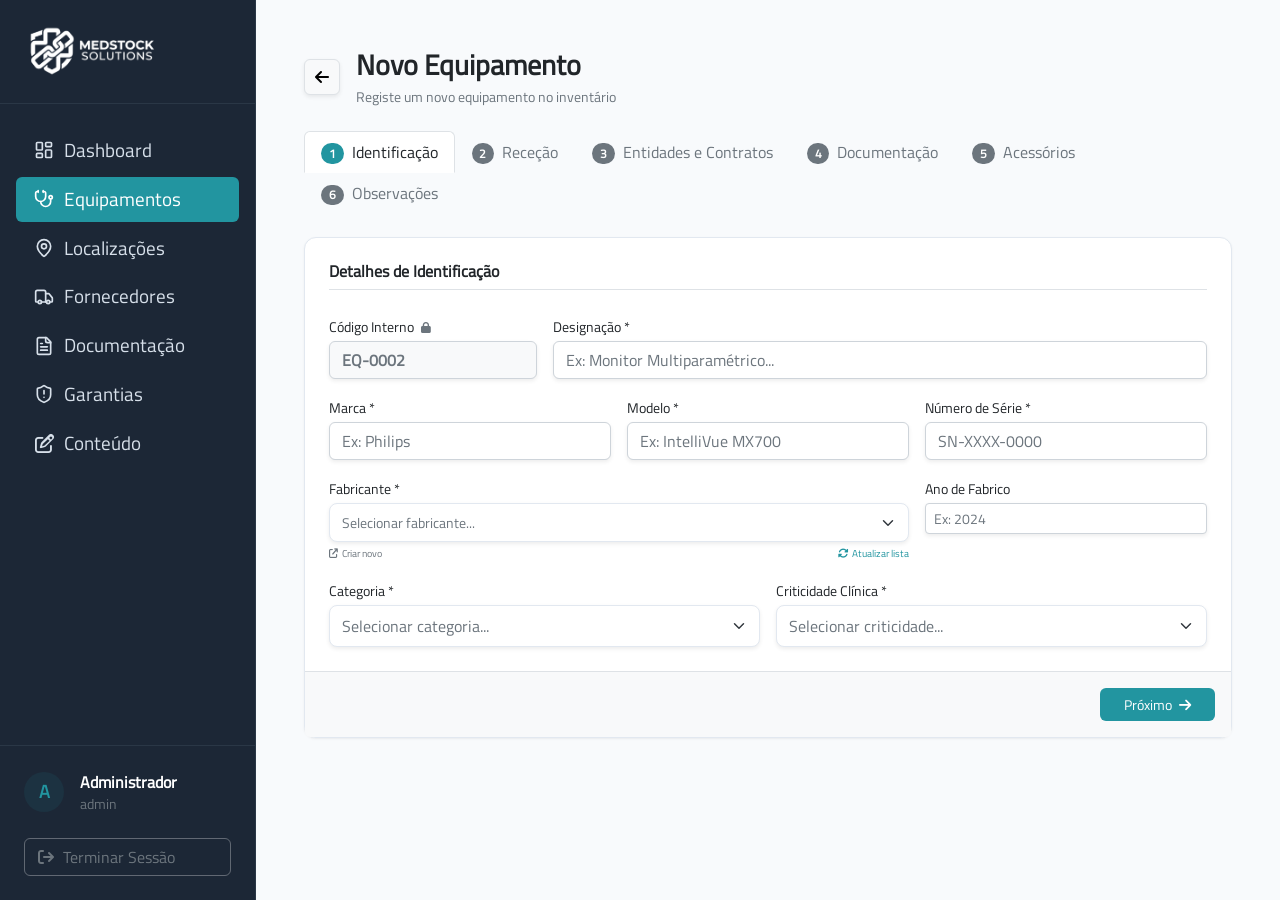
<file: private/equipamentos/novo.html>
<!DOCTYPE html>
<html lang="pt-PT">

<head>
    <meta charset="UTF-8">
    <meta name="viewport" content="width=device-width, initial-scale=1.0">
    <title>MedStock — Equipamentos</title>

    <link rel="stylesheet" href="../../assets/bootstrap/bootstrap.min.css">
    <link rel="stylesheet" href="../../assets/fontawesome/all.min.css">
    <link rel="stylesheet" href="../../assets/css/1231184.css">
</head>

<body class="d-flex vh-100 overflow-hidden bg-backend">

    <aside class="sidebar-backend d-none d-md-flex flex-column flex-shrink-0 h-100" style="width: 256px;">
        <div class="p-4 sidebar-border-light border-bottom">
            <div class="d-flex align-items-center gap-2">
                <img src="../../assets/img/logotipo.png" alt="MedStock Logo" style="height: 55px; width: auto;">
            </div>
        </div>

        <nav class="flex-grow-1 overflow-auto sidebar-scroll py-4 px-3">
            <ul class="nav flex-column gap-1">
                <li class="nav-item">
                    <a href="../dashboard/dashboard.html"
                        class="nav-link sidebar-item d-flex align-items-center gap-2 py-2 px-3">
                        <svg xmlns="http://www.w3.org/2000/svg" width="20" height="20" viewBox="0 0 24 24" fill="none"
                            stroke="currentColor" stroke-width="2" stroke-linecap="round" stroke-linejoin="round">
                            <rect width="7" height="9" x="3" y="3" rx="1"></rect>
                            <rect width="7" height="5" x="14" y="3" rx="1"></rect>
                            <rect width="7" height="9" x="14" y="12" rx="1"></rect>
                            <rect width="7" height="5" x="3" y="16" rx="1"></rect>
                        </svg>
                        <span class="fw-medium">Dashboard</span>
                    </a>
                </li>
                <li class="nav-item">
                    <a href="../equipamentos/lista_equi.html"
                        class="nav-link sidebar-item active d-flex align-items-center gap-2 py-2 px-3">
                        <svg xmlns="http://www.w3.org/2000/svg" width="20" height="20" viewBox="0 0 24 24" fill="none"
                            stroke="currentColor" stroke-width="2" stroke-linecap="round" stroke-linejoin="round">
                            <path d="M11 2v2"></path>
                            <path d="M5 2v2"></path>
                            <path d="M5 3H4a2 2 0 0 0-2 2v4a6 6 0 0 0 12 0V5a2 2 0 0 0-2-2h-1"></path>
                            <path d="M8 15a6 6 0 0 0 12 0v-3"></path>
                            <circle cx="20" cy="10" r="2"></circle>
                        </svg>
                        <span class="fw-medium">Equipamentos</span>
                    </a>
                </li>
                <li class="nav-item">
                    <a href="../localizacoes/lista_loc.html"
                        class="nav-link sidebar-item d-flex align-items-center gap-2 py-2 px-3">
                        <svg xmlns="http://www.w3.org/2000/svg" width="20" height="20" viewBox="0 0 24 24" fill="none"
                            stroke="currentColor" stroke-width="2" stroke-linecap="round" stroke-linejoin="round">
                            <path
                                d="M20 10c0 4.993-5.539 10.193-7.399 11.799a1 1 0 0 1-1.202 0C9.539 20.193 4 14.993 4 10a8 8 0 0 1 16 0">
                            </path>
                            <circle cx="12" cy="10" r="3"></circle>
                        </svg>
                        <span class="fw-medium">Localizações</span>
                    </a>
                </li>
                <li class="nav-item">
                    <a href="../fornecedores/lista_fornecedores.html"
                        class="nav-link sidebar-item d-flex align-items-center gap-2 py-2 px-3">
                        <svg xmlns="http://www.w3.org/2000/svg" width="20" height="20" viewBox="0 0 24 24" fill="none"
                            stroke="currentColor" stroke-width="2" stroke-linecap="round" stroke-linejoin="round">
                            <path d="M14 18V6a2 2 0 0 0-2-2H4a2 2 0 0 0-2 2v11a1 1 0 0 0 1 1h2"></path>
                            <path d="M15 18H9"></path>
                            <path d="M19 18h2a1 1 0 0 0 1-1v-3.65a1 1 0 0 0-.22-.624l-3.48-4.35A1 1 0 0 0 17.52 8H14">
                            </path>
                            <circle cx="17" cy="18" r="2"></circle>
                            <circle cx="7" cy="18" r="2"></circle>
                        </svg>
                        <span class="fw-medium">Fornecedores</span>
                    </a>
                </li>
                <li class="nav-item">
                    <a href="../documentacao/lista_docs.html"
                        class="nav-link sidebar-item d-flex align-items-center gap-2 py-2 px-3">
                        <svg xmlns="http://www.w3.org/2000/svg" width="20" height="20" viewBox="0 0 24 24" fill="none"
                            stroke="currentColor" stroke-width="2" stroke-linecap="round" stroke-linejoin="round">
                            <path d="M15 2H6a2 2 0 0 0-2 2v16a2 2 0 0 0 2 2h12a2 2 0 0 0 2-2V7Z"></path>
                            <path d="M14 2v4a2 2 0 0 0 2 2h4"></path>
                            <path d="M10 9H8"></path>
                            <path d="M16 13H8"></path>
                            <path d="M16 17H8"></path>
                        </svg>
                        <span class="fw-medium">Documentação</span>
                    </a>
                </li>
                <li class="nav-item">
                    <a href="../garantias/lista_garantias.html"
                        class="nav-link sidebar-item d-flex align-items-center gap-2 py-2 px-3">
                        <svg xmlns="http://www.w3.org/2000/svg" width="20" height="20" viewBox="0 0 24 24" fill="none"
                            stroke="currentColor" stroke-width="2" stroke-linecap="round" stroke-linejoin="round">
                            <path
                                d="M20 13c0 5-3.5 7.5-7.66 8.95a1 1 0 0 1-.67-.01C7.5 20.5 4 18 4 13V6a1 1 0 0 1 1-1c2 0 4.5-1.2 6.24-2.72a1.17 1.17 0 0 1 1.52 0C14.51 3.81 17 5 19 5a1 1 0 0 1 1 1z">
                            </path>
                            <path d="M12 8v4"></path>
                            <path d="M12 16h.01"></path>
                        </svg>
                        <span class="fw-medium">Garantias</span>
                    </a>
                </li>
                <li class="nav-item">
                    <a href="../conteudo/conteudo.html"
                        class="nav-link sidebar-item d-flex align-items-center gap-2 py-2 px-3">
                        <i class="fa-regular fa-pen-to-square"></i>
                        <span class="fw-medium">
                            Conteúdo
                        </span>
                    </a>
                </li>
            </ul>
        </nav>

        <div class="p-4 sidebar-border-light border-top">
            <div class="d-flex align-items-center gap-3 mb-4">
                <div class="rounded-circle d-flex align-items-center justify-content-center fw-bold bg-brand-subtle text-brand"
                    style="width: 40px; height: 40px; font-size: 1.1rem;">A</div>
                <div class="d-flex flex-column overflow-hidden">
                    <span class="text-white text-truncate fs-6 fw-semibold">Administrador</span>
                    <span class="text-secondary text-truncate" style="font-size: 0.85rem;">admin</span>
                </div>
            </div>
            <a href="../../public/index.html"
                class="btn btn-outline-secondary w-100 text-start border-0 text-secondary d-flex align-items-center gap-2 fs-6 shadow-none hover-white-btn">
                <i class="fa-solid fa-arrow-right-from-bracket"></i> Terminar Sessão
            </a>
        </div>
    </aside>

    <main class="flex-grow-1 overflow-auto p-4 p-md-5">

        <!-- Cabeçalho Mobile -->
        <header class="d-md-none d-flex align-items-center justify-content-between mb-4 pb-3 border-bottom">
            <div class="d-flex align-items-center gap-2">
                <i class="fa-solid fa-stethoscope fs-5 text-brand"></i>
                <h1 class="h5 fw-bold mb-0 text-dark">MedStock</h1>
            </div>
            <button class="btn btn-light border-0 shadow-sm"><i class="fa-solid fa-bars"></i></button>
        </header>

        <!-- Título da Página -->
        <div class="d-flex align-items-center gap-3 mb-4" style="max-width: 1024px;">
            <a href="lista_equi.html"
                class="btn btn-light border shadow-sm d-flex align-items-center justify-content-center"
                style="width: 36px; height: 36px;">
                <i class="fa-solid fa-arrow-left"></i>
            </a>
            <div>
                <h1 class="h3 fw-bold text-dark mb-0">Novo Equipamento</h1>
                <p class="text-muted small mt-1 mb-0">Registe um novo equipamento no inventário</p>
            </div>
        </div>

        <form action="lista_equi.html" method="GET" style="max-width: 1024px;" novalidate>

            <!-- SEPARADORES (WIZARD STEPS) -->
            <ul class="nav nav-tabs mb-4 border-bottom-0" id="equipamentoTabs" role="tablist"
                style="pointer-events: none;">
                <li class="nav-item" role="presentation">
                    <button class="nav-link active text-dark fw-medium" id="step1-tab" data-bs-target="#step1-pane"
                        type="button" role="tab" aria-selected="true">
                        <span class="badge bg-brand text-white me-1 rounded-pill">1</span> Identificação
                    </button>
                </li>
                <li class="nav-item" role="presentation">
                    <button class="nav-link text-muted fw-medium" id="step2-tab" data-bs-target="#step2-pane"
                        type="button" role="tab" aria-selected="false">
                        <span class="badge bg-secondary text-white me-1 rounded-pill">2</span> Receção
                    </button>
                </li>
                <li class="nav-item" role="presentation">
                    <button class="nav-link text-muted fw-medium" id="step3-tab" data-bs-target="#step3-pane"
                        type="button" role="tab" aria-selected="false">
                        <span class="badge bg-secondary text-white me-1 rounded-pill">3</span> Entidades e Contratos
                    </button>
                </li>
                <li class="nav-item" role="presentation">
                    <button class="nav-link text-muted fw-medium" id="step4-tab" data-bs-target="#step4-pane"
                        type="button" role="tab" aria-selected="false">
                        <span class="badge bg-secondary text-white me-1 rounded-pill">4</span> Documentação
                    </button>
                </li>
                <li class="nav-item" role="presentation">
                    <button class="nav-link text-muted fw-medium" id="step5-tab" data-bs-target="#step5-pane"
                        type="button" role="tab" aria-selected="false">
                        <span class="badge bg-secondary text-white me-1 rounded-pill">5</span> Acessórios
                    </button>
                </li>
                <li class="nav-item" role="presentation">
                    <button class="nav-link text-muted fw-medium" id="step6-tab" data-bs-target="#step6-pane"
                        type="button" role="tab" aria-selected="false">
                        <span class="badge bg-secondary text-white me-1 rounded-pill">6</span> Observações
                    </button>
                </li>
            </ul>

            <!-- CONTEÚDO DOS PASSOS -->
            <div class="card dash-card mb-4 p-0">
                <div class="tab-content" id="equipamentoTabsContent">

                    <!-- PASSO 1: IDENTIFICAÇÃO -->
                    <div class="tab-pane fade show active" id="step1-pane" role="tabpanel" tabindex="0">
                        <div class="card-body p-4">
                            <h5 class="fw-semibold fs-6 mb-4 text-dark border-bottom pb-2">Detalhes de Identificação
                            </h5>

                            <div class="row g-3">
                                <div class="col-md-3">
                                    <label class="form-label small fw-medium mb-1">Código Interno <i class="fa-solid fa-lock text-muted ms-1" style="font-size: 0.7rem;" title="Gerado automaticamente pelo sistema"></i></label>
                                    <input type="text" id="equipamentoCodigoPrincipal" name="internalCode" class="form-control shadow-sm bg-light fw-bold text-muted" value="EQ-0002" readonly>
                                </div>
                                <div class="col-md-9">
                                    <label class="form-label small fw-medium mb-1">Designação *</label>
                                    <input type="text" name="name" class="form-control shadow-sm"
                                        placeholder="Ex: Monitor Multiparamétrico..." required>
                                    <div class="invalid-feedback" style="font-size: 0.70rem;">Campo obrigatório.</div>
                                </div>

                                <div class="col-md-4">
                                    <label class="form-label small fw-medium mb-1">Marca *</label>
                                    <input type="text" name="brand" class="form-control shadow-sm"
                                        placeholder="Ex: Philips" required>
                                    <div class="invalid-feedback" style="font-size: 0.70rem;">Campo obrigatório.</div>
                                </div>
                                <div class="col-md-4">
                                    <label class="form-label small fw-medium mb-1">Modelo *</label>
                                    <input type="text" name="model" class="form-control shadow-sm"
                                        placeholder="Ex: IntelliVue MX700" required>
                                    <div class="invalid-feedback" style="font-size: 0.70rem;">Campo obrigatório.</div>
                                </div>
                                <div class="col-md-4">
                                    <label class="form-label small fw-medium mb-1">Número de Série *</label>
                                    <input type="text" name="serialNumber" class="form-control shadow-sm"
                                        placeholder="SN-XXXX-0000" required>
                                    <div class="invalid-feedback" id="feedbackSerial" style="font-size: 0.70rem;">Campo
                                        obrigatório.</div>
                                </div>

                                <div class="col-md-8">
                                    <label class="form-label small fw-medium mb-1">Fabricante *</label>
                                    <div class="dropdown">
                                        <input type="hidden" name="manufacturer" id="inputManufacturer" required>
                                        <button
                                            class="form-select form-select-sm text-start d-flex justify-content-between align-items-center shadow-sm bg-white"
                                            type="button" data-bs-toggle="dropdown" aria-expanded="false"
                                            data-bs-display="static">
                                            <span id="textManufacturer" class="text-muted">Selecionar
                                                fabricante...</span>
                                        </button>
                                        <ul
                                            class="dropdown-menu w-100 shadow-sm border-0 mt-1 dropdown-menu-scrollable">
                                            <li class="px-2 pb-2 mb-2 border-bottom">
                                                <input type="text"
                                                    class="form-control form-control-sm shadow-none bg-light"
                                                    id="searchManufacturer" placeholder="Pesquisar..."
                                                    onkeyup="filtrarDropdown('searchManufacturer', 'listaManufacturer')"
                                                    onclick="event.stopPropagation()">
                                            </li>
                                            <div id="listaManufacturer">
                                                <li><a class="dropdown-item py-1 small" href="#"
                                                        onclick="selecionarDropdown('manufacturer', 'Philips Healthcare PT')">Philips
                                                        Healthcare PT</a></li>
                                                <li><a class="dropdown-item py-1 small" href="#"
                                                        onclick="selecionarDropdown('manufacturer', 'Dräger Portugal')">Dräger
                                                        Portugal</a></li>
                                                <li><a class="dropdown-item py-1 small" href="#"
                                                        onclick="selecionarDropdown('manufacturer', 'Mindray')">Mindray</a>
                                                </li>
                                            </div>
                                        </ul>
                                        <div class="invalid-feedback" style="font-size: 0.70rem;">Campo obrigatório.
                                        </div>
                                    </div>
                                    <div class="form-text mt-1 d-flex justify-content-between"
                                        style="font-size: 0.65rem;">
                                        <a href="../fornecedores/lista_fornecedores.html" target="_blank"
                                            class="text-decoration-none text-secondary hover-brand">
                                            <i class="fa-solid fa-arrow-up-right-from-square me-1"></i>Criar novo
                                        </a>
                                        <a href="#" onclick="atualizarFornecedores(event)"
                                            class="text-decoration-none text-brand">
                                            <i class="fa-solid fa-rotate me-1"></i>Atualizar lista
                                        </a>
                                    </div>
                                </div>
                                <div class="col-md-4">
                                    <label class="form-label small fw-medium mb-1">Ano de Fabrico</label>
                                    <input type="number" name="manufacturingYear"
                                        class="form-control form-control-sm shadow-sm" placeholder="Ex: 2024"
                                        min="1900">
                                    <div class="invalid-feedback" id="feedbackAno" style="font-size: 0.70rem;">Data
                                        inválida.</div>
                                </div>

                                <div class="col-md-6">
                                    <label class="form-label small fw-medium mb-1">Categoria *</label>
                                    <div class="dropdown">
                                        <input type="hidden" name="categoria" id="inputCategoria" required>
                                        <button
                                            class="form-select text-start d-flex justify-content-between align-items-center shadow-sm"
                                            type="button" data-bs-toggle="dropdown" aria-expanded="false"
                                            data-bs-display="static">
                                            <span id="textCategoria" class="text-muted">Selecionar categoria...</span>
                                        </button>
                                        <ul
                                            class="dropdown-menu w-100 shadow-sm border-0 mt-1 dropdown-menu-scrollable">
                                            <li class="px-2 pb-2 mb-2 border-bottom">
                                                <input type="text"
                                                    class="form-control form-control-sm shadow-none bg-light"
                                                    id="searchCategoria" placeholder="Escreva para pesquisar..."
                                                    onkeyup="filtrarDropdown('searchCategoria', 'listaCategoria')"
                                                    onclick="event.stopPropagation()">
                                            </li>
                                            <div id="listaCategoria">
                                                <li><a class="dropdown-item py-2" href="#"
                                                        onclick="selecionarDropdown('categoria', 'Monitorização')">Monitorização</a>
                                                </li>
                                                <li><a class="dropdown-item py-2" href="#"
                                                        onclick="selecionarDropdown('categoria', 'Suporte de vida')">Suporte
                                                        de vida</a></li>
                                                <li><a class="dropdown-item py-2" href="#"
                                                        onclick="selecionarDropdown('categoria', 'Terapia')">Terapia</a>
                                                </li>
                                                <li><a class="dropdown-item py-2" href="#"
                                                        onclick="selecionarDropdown('categoria', 'Esterilização')">Esterilização</a>
                                                </li>
                                                <li><a class="dropdown-item py-2" href="#"
                                                        onclick="selecionarDropdown('categoria', 'Laboratório')">Laboratório</a>
                                                </li>
                                                <li><a class="dropdown-item py-2" href="#"
                                                        onclick="selecionarDropdown('categoria', 'Diagnóstico por Imagem')">Diagnóstico
                                                        por Imagem</a></li>
                                                <li><a class="dropdown-item py-2" href="#"
                                                        onclick="selecionarDropdown('categoria', 'Reabilitação')">Reabilitação</a>
                                                </li>
                                            </div>
                                        </ul>
                                        <div class="invalid-feedback" style="font-size: 0.70rem;">Campo obrigatório.
                                        </div>
                                    </div>
                                </div>

                                <div class="col-md-6">
                                    <label class="form-label small fw-medium mb-1">Criticidade Clínica *</label>
                                    <div class="dropdown">
                                        <input type="hidden" name="criticidade" id="inputCriticidade" required>
                                        <button
                                            class="form-select text-start d-flex justify-content-between align-items-center shadow-sm"
                                            type="button" data-bs-toggle="dropdown" aria-expanded="false"
                                            data-bs-display="static">
                                            <span id="textCriticidade" class="text-muted">Selecionar
                                                criticidade...</span>
                                        </button>
                                        <ul
                                            class="dropdown-menu w-100 shadow-sm border-0 mt-1 dropdown-menu-scrollable">
                                            <li><a class="dropdown-item py-2" href="#"
                                                    onclick="selecionarDropdown('criticidade', 'Baixa')">Baixa</a></li>
                                            <li><a class="dropdown-item py-2" href="#"
                                                    onclick="selecionarDropdown('criticidade', 'Média')">Média</a></li>
                                            <li><a class="dropdown-item py-2" href="#"
                                                    onclick="selecionarDropdown('criticidade', 'Alta')">Alta</a></li>
                                            <li><a class="dropdown-item py-2" href="#"
                                                    onclick="selecionarDropdown('criticidade', 'Suporte de vida')">Suporte
                                                    de vida</a></li>
                                        </ul>
                                        <div class="invalid-feedback" style="font-size: 0.70rem;">Campo obrigatório.
                                        </div>
                                    </div>
                                </div>
                            </div>

                            <div id="alertaPasso1" class="alert alert-danger p-2 text-center mt-4 mb-0 shadow-sm d-none"
                                role="alert">
                                <i class="fa-solid fa-circle-exclamation me-1"></i> <strong>Erro:</strong> Por favor,
                                verifique os campos a vermelho antes de avançar.
                            </div>

                        </div>
                        <div class="card-footer bg-light p-3 border-top d-flex justify-content-end">
                            <button type="button" class="btn btn-brand px-4" data-bs-wizard-step="#step2-tab">
                                Próximo <i class="fa-solid fa-arrow-right ms-1"></i>
                            </button>
                        </div>
                    </div>

                    <!-- PASSO 2: FABRICANTE -->
                    <div class="tab-pane fade" id="step2-pane" role="tabpanel" tabindex="0">
                        <div class="card-body p-4">
                            <h5 class="fw-semibold fs-6 mb-4 text-dark border-bottom pb-2">Receção & Localização</h5>

                            <div class="row g-5">
                                <div class="col-lg-6 border-end">
                                    <h6 class="fw-bold text-dark mb-4"></i> Entrada e Estado</h6>

                                    <div class="row g-3">
                                        <div class="col-md-6">
                                            <label class="form-label small fw-medium mb-1">Data de Aquisição</label>
                                            <input type="date" name="acquisitionDate" id="dataAquisicao"
                                                class="form-control shadow-sm">
                                        </div>
                                        <div class="col-md-6">
                                            <label class="form-label small fw-medium mb-1">Custo (EUR) *</label>
                                            <input type="number" name="cost" class="form-control shadow-sm"
                                                placeholder="0.00" step="0.01" min="0" required>
                                            <div class="invalid-feedback" id="feedbackCusto"
                                                style="font-size: 0.70rem;">Campo obrigatório.</div>
                                        </div>
                                        <div class="col-md-6">
                                            <label class="form-label small fw-medium mb-1">Tipo de Entrada *</label>
                                            <div class="dropdown">
                                                <input type="hidden" name="entryType" id="inputEntryType" required>
                                                <button
                                                    class="form-select text-start d-flex justify-content-between align-items-center shadow-sm"
                                                    type="button" data-bs-toggle="dropdown" aria-expanded="false"
                                                    data-bs-display="static">
                                                    <span id="textEntryType" class="text-muted">Selecionar
                                                        entrada...</span>
                                                </button>
                                                <ul
                                                    class="dropdown-menu w-100 shadow-sm border-0 mt-1 dropdown-menu-scrollable">
                                                    <li><a class="dropdown-item py-2" href="#"
                                                            onclick="selecionarDropdown('entryType', 'Compra')">Compra</a>
                                                    </li>
                                                    <li><a class="dropdown-item py-2" href="#"
                                                            onclick="selecionarDropdown('entryType', 'Doação')">Doação</a>
                                                    </li>
                                                    <li><a class="dropdown-item py-2" href="#"
                                                            onclick="selecionarDropdown('entryType', 'Aluguer')">Aluguer</a>
                                                    </li>
                                                    <li><a class="dropdown-item py-2" href="#"
                                                            onclick="selecionarDropdown('entryType', 'Empréstimo')">Empréstimo</a>
                                                    </li>
                                                </ul>
                                                <div class="invalid-feedback" style="font-size: 0.70rem;">Campo
                                                    obrigatório.</div>
                                            </div>
                                        </div>

                                        <div class="col-md-6">
                                            <label class="form-label small fw-medium mb-1">Estado Atual *</label>
                                            <div class="dropdown">
                                                <input type="hidden" name="status" id="inputStatus" required>
                                                <button
                                                    class="form-select text-start d-flex justify-content-between align-items-center shadow-sm border-warning bg-warning bg-opacity-10"
                                                    type="button" data-bs-toggle="dropdown" aria-expanded="false"
                                                    data-bs-display="static">
                                                    <span id="textStatus" class="text-muted">Selecionar estado...</span>
                                                </button>
                                                <ul
                                                    class="dropdown-menu w-100 shadow-sm border-0 mt-1 dropdown-menu-scrollable">
                                                    <li><a class="dropdown-item py-2" href="#"
                                                            onclick="selecionarDropdown('status', 'Em Quarentena (Novo)')">Em
                                                            Quarentena (Novo)</a></li>
                                                    <li><a class="dropdown-item py-2" href="#"
                                                            onclick="selecionarDropdown('status', 'Ativo / Operacional')">Ativo
                                                            / Operacional</a></li>
                                                    <li><a class="dropdown-item py-2" href="#"
                                                            onclick="selecionarDropdown('status', 'Em Calibração')">Em
                                                            Calibração</a></li>
                                                </ul>
                                                <div class="invalid-feedback" style="font-size: 0.70rem;">Campo
                                                    obrigatório.</div>
                                            </div>
                                            <div class="form-text" style="font-size: 0.65rem;">As entradas novas ficam
                                                em quarentena até teste elétrico.</div>
                                        </div>
                                    </div>
                                </div>

                                <div class="col-lg-6">
                                    <h6 class="fw-bold text-dark mb-4"></i> Localização Hierárquica</h6>

                                    <div class="row g-3">
                                        <div class="col-md-6">
                                            <label class="form-label small fw-medium mb-1">Edifício *</label>
                                            <div class="dropdown">
                                                <input type="hidden" name="edificio" id="inputEdificio" required>
                                                <button id="btnEdificio"
                                                    class="form-select text-start d-flex justify-content-between align-items-center shadow-sm"
                                                    type="button" data-bs-toggle="dropdown" aria-expanded="false"
                                                    data-bs-display="static">
                                                    <span id="textEdificio" class="text-muted">Selecionar
                                                        edifício...</span>
                                                </button>
                                                <ul
                                                    class="dropdown-menu w-100 shadow-sm border-0 mt-1 dropdown-menu-scrollable">
                                                    <li class="px-2 pb-2 mb-2 border-bottom">
                                                        <input type="text"
                                                            class="form-control form-control-sm shadow-none bg-light"
                                                            id="searchEdificio" placeholder="Pesquisar..."
                                                            onkeyup="filtrarDropdown('searchEdificio', 'listaEdificio')"
                                                            onclick="event.stopPropagation()">
                                                    </li>
                                                    <div id="listaEdificio">
                                                        <li><a class="dropdown-item py-2" href="#"
                                                                onclick="selecionarLocalizacao('edificio', 'Edifício Principal', 'piso')">Edifício
                                                                Principal</a></li>
                                                        <li><a class="dropdown-item py-2" href="#"
                                                                onclick="selecionarLocalizacao('edificio', 'Edifício Sul', 'piso')">Edifício
                                                                Sul</a></li>
                                                    </div>
                                                </ul>
                                                <div class="invalid-feedback" style="font-size: 0.70rem;">Campo
                                                    obrigatório.</div>
                                            </div>
                                        </div>

                                        <div class="col-md-6">
                                            <label class="form-label small fw-medium mb-1">Piso *</label>
                                            <div class="dropdown">
                                                <input type="hidden" name="piso" id="inputPiso" required>
                                                <button id="btnPiso"
                                                    class="form-select text-start d-flex justify-content-between align-items-center shadow-sm disabled"
                                                    type="button" data-bs-toggle="dropdown" aria-expanded="false"
                                                    data-bs-display="static">
                                                    <span id="textPiso" class="text-muted">Aguardar edifício...</span>
                                                </button>
                                                <ul
                                                    class="dropdown-menu w-100 shadow-sm border-0 mt-1 dropdown-menu-scrollable">
                                                    <li class="px-2 pb-2 mb-2 border-bottom">
                                                        <input type="text"
                                                            class="form-control form-control-sm shadow-none bg-light"
                                                            id="searchPiso" placeholder="Pesquisar..."
                                                            onkeyup="filtrarDropdown('searchPiso', 'listaPiso')"
                                                            onclick="event.stopPropagation()">
                                                    </li>
                                                    <div id="listaPiso">
                                                        <li data-parent="Edifício Principal"><a
                                                                class="dropdown-item py-2" href="#"
                                                                onclick="selecionarLocalizacao('piso', 'Piso 0', 'servico')">Piso
                                                                0</a></li>
                                                        <li data-parent="Edifício Principal"><a
                                                                class="dropdown-item py-2" href="#"
                                                                onclick="selecionarLocalizacao('piso', 'Piso 1', 'servico')">Piso
                                                                1</a></li>
                                                        <li data-parent="Edifício Sul"><a class="dropdown-item py-2"
                                                                href="#"
                                                                onclick="selecionarLocalizacao('piso', 'Piso 0', 'servico')">Piso
                                                                0</a></li>
                                                    </div>
                                                </ul>
                                                <div class="invalid-feedback" style="font-size: 0.70rem;">Campo
                                                    obrigatório.</div>
                                            </div>
                                        </div>

                                        <div class="col-12">
                                            <label class="form-label small fw-medium mb-1">Serviço *</label>
                                            <div class="dropdown">
                                                <input type="hidden" name="servico" id="inputServico" required>
                                                <button id="btnServico"
                                                    class="form-select text-start d-flex justify-content-between align-items-center shadow-sm disabled"
                                                    type="button" data-bs-toggle="dropdown" aria-expanded="false"
                                                    data-bs-display="static">
                                                    <span id="textServico" class="text-muted">Aguardar piso...</span>
                                                </button>
                                                <ul
                                                    class="dropdown-menu w-100 shadow-sm border-0 mt-1 dropdown-menu-scrollable">
                                                    <li class="px-2 pb-2 mb-2 border-bottom">
                                                        <input type="text"
                                                            class="form-control form-control-sm shadow-none bg-light"
                                                            id="searchServico" placeholder="Pesquisar..."
                                                            onkeyup="filtrarDropdown('searchServico', 'listaServico')"
                                                            onclick="event.stopPropagation()">
                                                    </li>
                                                    <div id="listaServico">
                                                        <li data-parent="Piso 0"><a class="dropdown-item py-2" href="#"
                                                                onclick="selecionarLocalizacao('servico', 'Urgência Geral', 'sala')">Urgência
                                                                Geral</a></li>
                                                        <li data-parent="Piso 0"><a class="dropdown-item py-2" href="#"
                                                                onclick="selecionarLocalizacao('servico', 'Imagiologia', 'sala')">Imagiologia</a>
                                                        </li>
                                                        <li data-parent="Piso 1"><a class="dropdown-item py-2" href="#"
                                                                onclick="selecionarLocalizacao('servico', 'Unidade de Cuidados Intensivos (UCI)', 'sala')">Unidade
                                                                de Cuidados Intensivos (UCI)</a></li>
                                                        <li data-parent="Piso 1"><a class="dropdown-item py-2" href="#"
                                                                onclick="selecionarLocalizacao('servico', 'Bloco Operatório', 'sala')">Bloco
                                                                Operatório</a></li>
                                                    </div>
                                                </ul>
                                                <div class="invalid-feedback" style="font-size: 0.70rem;">Campo
                                                    obrigatório.</div>
                                            </div>
                                        </div>

                                        <div class="col-12">
                                            <label class="form-label small fw-medium mb-1">Sala / Compartimento </label>
                                            <div class="dropdown">
                                                <input type="hidden" name="sala" id="inputSala">
                                                <button id="btnSala"
                                                    class="form-select text-start d-flex justify-content-between align-items-center shadow-sm disabled"
                                                    type="button" data-bs-toggle="dropdown" aria-expanded="false"
                                                    data-bs-display="static">
                                                    <span id="textSala" class="text-muted">Aguardar serviço...</span>
                                                </button>
                                                <ul
                                                    class="dropdown-menu w-100 shadow-sm border-0 mt-1 dropdown-menu-scrollable">
                                                    <li class="px-2 pb-2 mb-2 border-bottom">
                                                        <input type="text"
                                                            class="form-control form-control-sm shadow-none bg-light"
                                                            id="searchSala" placeholder="Pesquisar..."
                                                            onkeyup="filtrarDropdown('searchSala', 'listaSala')"
                                                            onclick="event.stopPropagation()">
                                                    </li>
                                                    <div id="listaSala">
                                                        <li data-parent="Urgência Geral"><a class="dropdown-item py-2"
                                                                href="#"
                                                                onclick="selecionarLocalizacao('sala', 'Triagem', null)">Triagem</a>
                                                        </li>
                                                        <li data-parent="Urgência Geral"><a class="dropdown-item py-2"
                                                                href="#"
                                                                onclick="selecionarLocalizacao('sala', 'Sala de Reanimação', null)">Sala
                                                                de Reanimação</a></li>
                                                        <li data-parent="Unidade de Cuidados Intensivos (UCI)"><a
                                                                class="dropdown-item py-2" href="#"
                                                                onclick="selecionarLocalizacao('sala', 'Box 1', null)">Box
                                                                1</a></li>
                                                        <li data-parent="Unidade de Cuidados Intensivos (UCI)"><a
                                                                class="dropdown-item py-2" href="#"
                                                                onclick="selecionarLocalizacao('sala', 'Box 2', null)">Box
                                                                2</a></li>
                                                    </div>
                                                </ul>
                                            </div>
                                        </div>
                                    </div>
                                </div>
                            </div>

                            <div class="alert alert-danger p-2 text-center mt-4 mb-0 shadow-sm d-none" role="alert">
                                <i class="fa-solid fa-circle-exclamation me-1"></i> <strong>Erro:</strong> Por favor,
                                verifique os campos a vermelho antes de avançar.
                            </div>

                        </div>
                        <div class="card-footer bg-light p-3 border-top d-flex justify-content-between">
                            <button type="button" class="btn btn-outline-secondary px-4"
                                data-bs-wizard-step="#step1-tab">
                                <i class="fa-solid fa-arrow-left me-1"></i> Anterior
                            </button>
                            <button type="button" class="btn btn-brand px-4 shadow-sm" data-bs-wizard-step="#step3-tab">
                                Próximo <i class="fa-solid fa-arrow-right ms-1"></i>
                            </button>
                        </div>
                    </div>

                    <!-- PASSO 3 -->
                    <div class="tab-pane fade" id="step3-pane" role="tabpanel" tabindex="0">
                        <div class="card-body p-3 p-md-4">
                            <h5 class="fw-semibold fs-6 mb-3 text-dark border-bottom pb-2">Contratos & Entidades
                                Associadas</h5>

                            <div class="row g-3">
                                <div class="col-md-6">
                                    <div class="p-3 border rounded-3 h-100 bg-light">
                                        <h6 class="fw-bold text-dark mb-3"><i
                                                class="fa-solid fa-truck text-muted me-2"></i> Entidades</h6>

                                        <div class="mb-3">
                                            <label class="form-label small fw-medium mb-1">Fornecedor Comercial
                                                *</label>
                                            <div class="dropdown">
                                                <input type="hidden" name="fornecedor" id="inputFornecedor" required>
                                                <button
                                                    class="form-select form-select-sm text-start d-flex justify-content-between align-items-center shadow-sm"
                                                    type="button" data-bs-toggle="dropdown" aria-expanded="false"
                                                    data-bs-display="static">
                                                    <span id="textFornecedor" class="text-muted">Selecionar
                                                        fornecedor...</span>
                                                </button>
                                                <ul
                                                    class="dropdown-menu w-100 shadow-sm border-0 mt-1 dropdown-menu-scrollable">
                                                    <li class="px-2 pb-2 mb-2 border-bottom">
                                                        <input type="text"
                                                            class="form-control form-control-sm shadow-none bg-light"
                                                            id="searchFornecedor" placeholder="Pesquisar..."
                                                            onkeyup="filtrarDropdown('searchFornecedor', 'listaFornecedor')"
                                                            onclick="event.stopPropagation()">
                                                    </li>
                                                    <div id="listaFornecedor">
                                                        <li><a class="dropdown-item py-1 small" href="#"
                                                                onclick="selecionarDropdown('fornecedor', 'Philips Healthcare PT')">Philips
                                                                Healthcare PT</a></li>
                                                        <li><a class="dropdown-item py-1 small" href="#"
                                                                onclick="selecionarDropdown('fornecedor', 'Dräger Portugal')">Dräger
                                                                Portugal</a></li>
                                                        <li><a class="dropdown-item py-1 small" href="#"
                                                                onclick="selecionarDropdown('fornecedor', 'TechMed Solutions')">TechMed
                                                                Solutions</a></li>
                                                    </div>
                                                </ul>
                                                <div class="invalid-feedback" style="font-size: 0.70rem;">Campo
                                                    obrigatório.</div>
                                            </div>
                                        </div>

                                        <div class="mb-3">
                                            <label class="form-label small fw-medium mb-1">Assistência Técnica Oficial
                                                *</label>
                                            <div class="dropdown">
                                                <input type="hidden" name="assistencia" id="inputAssistencia" required>
                                                <button
                                                    class="form-select form-select-sm text-start d-flex justify-content-between align-items-center shadow-sm"
                                                    type="button" data-bs-toggle="dropdown" aria-expanded="false"
                                                    data-bs-display="static">
                                                    <span id="textAssistencia" class="text-muted">Selecionar
                                                        assistência...</span>
                                                </button>
                                                <ul
                                                    class="dropdown-menu w-100 shadow-sm border-0 mt-1 dropdown-menu-scrollable">
                                                    <li class="px-2 pb-2 mb-2 border-bottom">
                                                        <input type="text"
                                                            class="form-control form-control-sm shadow-none bg-light"
                                                            id="searchAssistencia" placeholder="Pesquisar..."
                                                            onkeyup="filtrarDropdown('searchAssistencia', 'listaAssistencia')"
                                                            onclick="event.stopPropagation()">
                                                    </li>
                                                    <div id="listaAssistencia">
                                                        <li><a class="dropdown-item py-1 small" href="#"
                                                                onclick="selecionarDropdown('assistencia', 'MedServ Técnica')">MedServ
                                                                Técnica</a></li>
                                                        <li><a class="dropdown-item py-1 small" href="#"
                                                                onclick="selecionarDropdown('assistencia', 'IberiaMed Serviços')">IberiaMed
                                                                Serviços</a></li>
                                                        <li><a class="dropdown-item py-1 small" href="#"
                                                                onclick="selecionarDropdown('assistencia', 'Philips Healthcare PT')">Philips
                                                                Healthcare PT</a></li>
                                                    </div>
                                                </ul>
                                                <div class="invalid-feedback" style="font-size: 0.70rem;">Campo
                                                    obrigatório.</div>
                                            </div>
                                        </div>

                                        <div>
                                            <label class="form-label small fw-medium mb-1">Fornecedor de Consumíveis
                                                (Opcional)</label>
                                            <div class="dropdown">
                                                <input type="hidden" name="consumiveis" id="inputConsumiveis">
                                                <button
                                                    class="form-select form-select-sm text-start d-flex justify-content-between align-items-center shadow-sm"
                                                    type="button" data-bs-toggle="dropdown" aria-expanded="false"
                                                    data-bs-display="static">
                                                    <span id="textConsumiveis" class="text-muted">Selecionar
                                                        fornecedor...</span>
                                                </button>
                                                <ul
                                                    class="dropdown-menu w-100 shadow-sm border-0 mt-1 dropdown-menu-scrollable">
                                                    <li class="px-2 pb-2 mb-2 border-bottom">
                                                        <input type="text"
                                                            class="form-control form-control-sm shadow-none bg-light"
                                                            id="searchConsumiveis" placeholder="Pesquisar..."
                                                            onkeyup="filtrarDropdown('searchConsumiveis', 'listaConsumiveis')"
                                                            onclick="event.stopPropagation()">
                                                    </li>
                                                    <div id="listaConsumiveis">
                                                        <li><a class="dropdown-item py-1 small" href="#"
                                                                onclick="selecionarDropdown('consumiveis', 'Nenhum / Não Aplicável')">Nenhum
                                                                / Não Aplicável</a></li>
                                                        <li><a class="dropdown-item py-1 small" href="#"
                                                                onclick="selecionarDropdown('consumiveis', 'FarmaMed Consumíveis')">FarmaMed
                                                                Consumíveis</a></li>
                                                        <li><a class="dropdown-item py-1 small" href="#"
                                                                onclick="selecionarDropdown('consumiveis', 'Hospitália PT')">Hospitália
                                                                PT</a></li>
                                                    </div>
                                                </ul>
                                            </div>
                                        </div>
                                    </div>
                                </div>

                                <div class="col-md-6">
                                    <div
                                        class="p-3 border border-success-subtle bg-success bg-opacity-10 rounded-3 h-100">
                                        <div class="d-flex justify-content-between align-items-start mb-2">
                                            <h6 class="fw-bold text-dark mb-0"><i
                                                    class="fa-solid fa-shield-halved text-success me-2"></i> Cobertura
                                                Legal</h6>
                                        </div>

                                        <div class="mb-2 pb-2 border-bottom border-success-subtle">
                                            <div class="form-check form-switch mb-1">
                                                <input class="form-check-input" type="checkbox" role="switch"
                                                    id="temGarantia"
                                                    onchange="toggleCampos('temGarantia', 'camposGarantia')" checked>
                                                <label class="form-check-label fw-bold text-dark small"
                                                    for="temGarantia">Dentro da Garantia Legal</label>
                                            </div>

                                            <div id="camposGarantia" class="row g-2">
                                                <div class="col-6">
                                                    <label class="form-label small fw-medium text-dark mb-1">Início da
                                                        Garantia *</label>
                                                    <input type="date" name="garantiaInicio"
                                                        class="form-control shadow-sm form-control-sm bg-white"
                                                        required>
                                                    <div class="invalid-feedback" style="font-size: 0.70rem;">
                                                        Obrigatório.</div>
                                                </div>
                                                <div class="col-6">
                                                    <label class="form-label small fw-medium text-dark mb-1">Fim da
                                                        Garantia *</label>
                                                    <input type="date" name="garantiaFim"
                                                        class="form-control shadow-sm form-control-sm border-warning bg-white"
                                                        required>
                                                    <div class="invalid-feedback" id="erroDataGarantia"
                                                        style="font-size: 0.70rem;">Inválido.</div>
                                                </div>
                                            </div>
                                        </div>

                                        <div>
                                            <div class="form-check form-switch mb-1">
                                                <input class="form-check-input" type="checkbox" role="switch"
                                                    id="temContrato"
                                                    onchange="toggleCampos('temContrato', 'camposContrato')" checked>
                                                <label class="form-check-label fw-bold text-dark small"
                                                    for="temContrato">Possui Contrato de Manutenção</label>
                                            </div>

                                            <div id="camposContrato" class="row g-2">
                                                <div class="col-5">
                                                    <label class="form-label small text-dark mb-1">Nº Referência
                                                        *</label>
                                                    <input type="text" name="referenciaContrato"
                                                        class="form-control shadow-sm form-control-sm bg-white"
                                                        placeholder="Ex: CNT-2024" required>
                                                    <div class="invalid-feedback" style="font-size: 0.70rem;">
                                                        Obrigatório.</div>
                                                </div>
                                                <div class="col-7">
                                                    <label class="form-label small text-dark mb-1">Entidade Responsável
                                                        *</label>
                                                    <div class="dropdown">
                                                        <input type="hidden" name="entidadeContrato"
                                                            id="inputEntidadeContrato" required>
                                                        <button
                                                            class="form-select form-select-sm text-start d-flex justify-content-between align-items-center shadow-sm bg-white"
                                                            type="button" data-bs-toggle="dropdown"
                                                            aria-expanded="false" data-bs-display="static">
                                                            <span id="textEntidadeContrato"
                                                                class="text-muted">Selecionar entidade...</span>
                                                        </button>
                                                        <ul
                                                            class="dropdown-menu w-100 shadow-sm border-0 mt-1 dropdown-menu-scrollable">
                                                            <li class="px-2 pb-2 mb-2 border-bottom">
                                                                <input type="text"
                                                                    class="form-control form-control-sm shadow-none bg-light"
                                                                    id="searchEntidadeContrato"
                                                                    placeholder="Pesquisar..."
                                                                    onkeyup="filtrarDropdown('searchEntidadeContrato', 'listaEntidadeContrato')"
                                                                    onclick="event.stopPropagation()">
                                                            </li>
                                                            <div id="listaEntidadeContrato">
                                                                <li><a class="dropdown-item py-1 small" href="#"
                                                                        onclick="selecionarDropdown('entidadeContrato', 'MedServ Técnica')">MedServ
                                                                        Técnica</a></li>
                                                                <li><a class="dropdown-item py-1 small" href="#"
                                                                        onclick="selecionarDropdown('entidadeContrato', 'IberiaMed Serviços')">IberiaMed
                                                                        Serviços</a></li>
                                                            </div>
                                                        </ul>
                                                        <div class="invalid-feedback" style="font-size: 0.70rem;">
                                                            Obrigatório.</div>
                                                    </div>
                                                </div>

                                                <div class="col-6 mt-1">
                                                    <label class="form-label small text-dark mb-1">Tipo de Contrato
                                                        *</label>
                                                    <select name="tipoContrato"
                                                        class="form-select form-select-sm shadow-sm text-dark bg-white"
                                                        required>
                                                        <option value="" selected disabled>Selecione...</option>
                                                        <option value="Full-Service">Full-Service</option>
                                                        <option value="Apenas Preventiva">Apenas Preventiva</option>
                                                        <option value="Peças e Mão de Obra">Peças e Mão de Obra</option>
                                                    </select>
                                                    <div class="invalid-feedback" style="font-size: 0.70rem;">
                                                        Obrigatório.</div>
                                                </div>
                                                <div class="col-6 mt-1">
                                                    <label class="form-label small text-dark mb-1">Periodicidade
                                                        *</label>
                                                    <select name="periodicidadeContrato"
                                                        class="form-select form-select-sm shadow-sm text-dark bg-white"
                                                        required>
                                                        <option value="" selected disabled>Selecione...</option>
                                                        <option value="Anual">Anual</option>
                                                        <option value="Semestral">Semestral</option>
                                                        <option value="Trimestral">Trimestral</option>
                                                    </select>
                                                    <div class="invalid-feedback" style="font-size: 0.70rem;">
                                                        Obrigatório.</div>
                                                </div>
                                                <div class="col-6 mt-1">
                                                    <label class="form-label small text-dark mb-1">Início do Contrato
                                                        *</label>
                                                    <input type="date" name="contratoInicio"
                                                        class="form-control shadow-sm form-control-sm bg-white"
                                                        required>
                                                    <div class="invalid-feedback" style="font-size: 0.70rem;">
                                                        Obrigatório.</div>
                                                </div>
                                                <div class="col-6 mt-1">
                                                    <label class="form-label small text-dark mb-1">Fim do Contrato
                                                        *</label>
                                                    <input type="date" name="contratoFim"
                                                        class="form-control shadow-sm form-control-sm border-warning bg-white"
                                                        required>
                                                    <div class="invalid-feedback" id="erroDataContrato"
                                                        style="font-size: 0.70rem;">Inválido.</div>
                                                </div>
                                            </div>
                                        </div>

                                    </div>
                                </div>
                            </div>

                            <div class="alert alert-danger p-2 text-center mt-4 mb-0 shadow-sm d-none" role="alert">
                                <i class="fa-solid fa-circle-exclamation me-1"></i> <strong>Erro:</strong> Por favor,
                                verifique os campos a vermelho antes de avançar.
                            </div>

                        </div>
                        <div class="card-footer bg-light p-3 border-top d-flex justify-content-between">
                            <button type="button" class="btn btn-outline-secondary px-4"
                                data-bs-wizard-step="#step2-tab">
                                <i class="fa-solid fa-arrow-left me-1"></i> Anterior
                            </button>
                            <button type="button" class="btn btn-brand px-4 shadow-sm" data-bs-wizard-step="#step4-tab">
                                Próximo <i class="fa-solid fa-arrow-right ms-1"></i>
                            </button>
                        </div>
                    </div>

                    <!-- PASSO 4: Documentação -->
                    <div class="tab-pane fade" id="step4-pane" role="tabpanel" tabindex="0">
                        <div class="card-body p-3 p-md-4">
                            <h5 class="fw-semibold fs-6 mb-3 text-dark border-bottom pb-2">Documentação Técnica e Legal
                            </h5>

                            <div class="mb-4 p-3 border border-warning-subtle bg-warning bg-opacity-10 rounded-3">
                                <label class="form-label small fw-bold text-dark mb-2"><i
                                        class="fa-solid fa-triangle-exclamation text-warning me-2"></i> Documentação
                                    Obrigatória em Falta</label>
                                <div class="d-flex flex-wrap gap-4">
                                    <div class="form-check">
                                        <input class="form-check-input border-warning" type="checkbox" id="faltaCE"
                                            value="Declaração CE">
                                        <label class="form-check-label small fw-medium text-dark"
                                            for="faltaCE">Declaração CE</label>
                                    </div>
                                    <div class="form-check">
                                        <input class="form-check-input border-warning" type="checkbox" id="faltaManual"
                                            value="Manual Utilizador">
                                        <label class="form-check-label small fw-medium text-dark"
                                            for="faltaManual">Manual de Utilizador</label>
                                    </div>
                                    <div class="form-check">
                                        <input class="form-check-input border-warning" type="checkbox" id="faltaFatura"
                                            value="Fatura">
                                        <label class="form-check-label small fw-medium text-dark"
                                            for="faltaFatura">Fatura / Guia</label>
                                    </div>
                                </div>
                            </div>

                            <div class="bg-light p-3 rounded-3 border mb-4">
                                <h6 class="fw-bold text-dark small mb-3 border-bottom pb-2">Novo Documento</h6>

                                <div class="row g-2 mb-2">
                                    <div class="col-md-4">
                                        <label class="form-label small text-dark mb-1">Tipo de Documento *</label>
                                        <div class="dropdown">
                                            <input type="hidden" name="tipoDocumento" id="inputTipoDocumento">
                                            <button id="btnTipoDocumento"
                                                class="form-select form-select-sm text-start d-flex justify-content-between align-items-center shadow-sm bg-white"
                                                type="button" data-bs-toggle="dropdown" aria-expanded="false"
                                                data-bs-display="static">
                                                <span id="textTipoDocumento" class="text-muted">Selecionar
                                                    tipo...</span>
                                            </button>
                                            <ul class="dropdown-menu w-100 shadow-sm border-0 mt-1">
                                                <li><a class="dropdown-item py-1 small" href="#"
                                                        onclick="selecionarDropdown('tipoDocumento', 'Manual de utilizador'); verificarValidadeDoc('Manual de utilizador')">Manual
                                                        de utilizador</a></li>
                                                <li><a class="dropdown-item py-1 small" href="#"
                                                        onclick="selecionarDropdown('tipoDocumento', 'Manual de serviço'); verificarValidadeDoc('Manual de serviço')">Manual
                                                        de serviço</a></li>
                                                <li><a class="dropdown-item py-1 small" href="#"
                                                        onclick="selecionarDropdown('tipoDocumento', 'Certificado de calibração'); verificarValidadeDoc('Certificado de calibração')">Certificado
                                                        de calibração</a></li>
                                                <li><a class="dropdown-item py-1 small" href="#"
                                                        onclick="selecionarDropdown('tipoDocumento', 'Contrato de manutenção'); verificarValidadeDoc('Contrato de manutenção')">Contrato
                                                        de manutenção</a></li>
                                                <li><a class="dropdown-item py-1 small" href="#"
                                                        onclick="selecionarDropdown('tipoDocumento', 'Fatura ou guia de aquisição'); verificarValidadeDoc('Fatura ou guia de aquisição')">Fatura
                                                        ou guia de aquisição</a></li>
                                                <li><a class="dropdown-item py-1 small" href="#"
                                                        onclick="selecionarDropdown('tipoDocumento', 'Declaração de conformidade'); verificarValidadeDoc('Declaração de conformidade')">Declaração
                                                        de conformidade</a></li>
                                                <li><a class="dropdown-item py-1 small" href="#"
                                                        onclick="selecionarDropdown('tipoDocumento', 'Certificado de Garantia'); verificarValidadeDoc('Certificado de Garantia')">Certificado
                                                        de Garantia</a></li>
                                                <li><a class="dropdown-item py-1 small" href="#"
                                                        onclick="selecionarDropdown('tipoDocumento', 'Relatório técnico'); verificarValidadeDoc('Relatório técnico')">Relatório
                                                        técnico</a></li>
                                            </ul>
                                        </div>
                                    </div>
                                    <div class="col-md-4">
                                        <label class="form-label small text-dark mb-1">Título do Documento
                                            (Opcional)</label>
                                        <input type="text" id="docTitulo"
                                            class="form-control form-control-sm shadow-sm bg-white"
                                            placeholder="Ex: Manual de Operação v2.0">
                                    </div>
                                    <div class="col-md-4">
                                        <label class="form-label small text-dark mb-1">Entidade / Fornecedor
                                            (Opcional)</label>
                                        <div class="dropdown">
                                            <input type="hidden" name="docFornecedor" id="inputDocFornecedor">
                                            <button
                                                class="form-select form-select-sm text-start d-flex justify-content-between align-items-center shadow-sm bg-white"
                                                type="button" data-bs-toggle="dropdown" aria-expanded="false"
                                                data-bs-display="static">
                                                <span id="textDocFornecedor" class="text-muted">Nenhuma</span>
                                            </button>
                                            <ul
                                                class="dropdown-menu w-100 shadow-sm border-0 mt-1 dropdown-menu-scrollable">
                                                <li class="px-2 pb-2 mb-2 border-bottom">
                                                    <input type="text"
                                                        class="form-control form-control-sm shadow-none bg-light"
                                                        id="searchDocFornecedor" placeholder="Pesquisar..."
                                                        onkeyup="filtrarDropdown('searchDocFornecedor', 'listaDocFornecedor')"
                                                        onclick="event.stopPropagation()">
                                                </li>
                                                <div id="listaDocFornecedor">
                                                    <li><a class="dropdown-item py-1 small" href="#"
                                                            onclick="selecionarDropdown('docFornecedor', 'Nenhuma')">Nenhuma</a>
                                                    </li>
                                                    <li><a class="dropdown-item py-1 small" href="#"
                                                            onclick="selecionarDropdown('docFornecedor', 'Philips Healthcare PT')">Philips
                                                            Healthcare PT</a></li>
                                                    <li><a class="dropdown-item py-1 small" href="#"
                                                            onclick="selecionarDropdown('docFornecedor', 'MedServ Técnica')">MedServ
                                                            Técnica</a></li>
                                                </div>
                                            </ul>
                                        </div>
                                    </div>
                                </div>

                                <div class="row g-2">
                                    <div class="col-md-3">
                                        <label class="form-label small text-dark mb-1">Data Emissão</label>
                                        <input type="date" id="docEmissao"
                                            class="form-control form-control-sm shadow-sm bg-white">
                                    </div>
                                    <div class="col-md-3">
                                        <label class="form-label small text-dark mb-1">Validade <i
                                                class="fa-solid fa-circle-info text-muted ms-1"
                                                title="Aplicável a Certificados de Calibração"></i></label>
                                        <input type="date" id="dataValidadeDoc"
                                            class="form-control form-control-sm shadow-sm" disabled>
                                    </div>
                                    <div class="col-md-4">
                                        <label class="form-label small text-dark mb-1">Ficheiro (PDF, JPG) *</label>
                                        <input type="file" id="docFicheiro"
                                            class="form-control form-control-sm shadow-sm bg-white">
                                    </div>
                                    <div class="col-md-2 d-flex align-items-end">
                                        <button type="button" id="btnAnexarDoc"
                                            class="btn btn-sm btn-brand fw-bold shadow-sm w-100">
                                            <i class="fa-solid fa-plus me-1"></i> Anexar
                                        </button>
                                    </div>
                                </div>
                            </div>

                            <div class="border rounded-3 overflow-hidden shadow-sm">
                                <div class="table-responsive bg-white" style="max-height: 180px; overflow-y: auto;">
                                    <table class="table table-hover mb-0 text-start align-middle"
                                        style="position: relative;">
                                        <thead class="table-light text-muted small text-uppercase sticky-top"
                                            style="font-size: 0.75rem; z-index: 1;">
                                            <tr>
                                                <th class="fw-semibold px-3 py-2 border-bottom">Documento</th>
                                                <th class="fw-semibold py-2 border-bottom">Validade</th>
                                                <th class="fw-semibold py-2 border-bottom">Ficheiro</th>
                                                <th class="fw-semibold text-end px-3 py-2 border-bottom">Ação</th>
                                            </tr>
                                        </thead>
                                        <tbody id="tabelaDocsBody">
                                            <tr id="emptyDocRow">
                                                <td colspan="4" class="text-center text-muted small py-4">
                                                    <i
                                                        class="fa-regular fa-folder-open fs-4 d-block mb-2 text-secondary"></i>
                                                    Nenhum documento anexado ainda.
                                                </td>
                                            </tr>
                                        </tbody>
                                    </table>
                                </div>
                            </div>

                            <div id="alertaPasso4" class="alert alert-danger p-2 text-center mt-4 mb-0 shadow-sm d-none"
                                role="alert">
                                <i class="fa-solid fa-circle-exclamation me-1"></i> <strong>Atenção:</strong> <span
                                    id="textoAlertaPasso4">Falta anexar documentação obrigatória.</span>
                            </div>

                        </div>
                        <div class="card-footer bg-light p-3 border-top d-flex justify-content-between">
                            <button type="button" class="btn btn-outline-secondary px-4"
                                data-bs-wizard-step="#step3-tab">
                                <i class="fa-solid fa-arrow-left me-1"></i> Anterior
                            </button>
                            <button type="button" class="btn btn-brand px-4 shadow-sm fw-bold"
                                data-bs-wizard-step="#step5-tab">
                                Próximo <i class="fa-solid fa-arrow-right ms-1"></i>
                            </button>
                        </div>
                    </div>

                    <!-- PASSO 5: Acessorios -->
                    <div class="tab-pane fade" id="step5-pane" role="tabpanel" tabindex="0">
                        <div class="card-body p-4">
                            <h5 class="fw-semibold fs-6 mb-4 text-dark border-bottom pb-2">Componentes e Acessórios Associados</h5>

                            <div class="row g-3 mb-4 bg-light p-3 rounded-3 border">
                                <div class="col-md-3">
                                    <label class="form-label small fw-medium mb-1">Cód. Componente <i class="fa-solid fa-lock text-muted ms-1" style="font-size: 0.7rem;" title="Gerado automaticamente"></i></label>
                                    <input type="text" id="acessorioCodigo" class="form-control form-control-sm shadow-sm bg-light fw-bold text-muted" value="EQ-0002.01" readonly>
                                </div>
                                <div class="col-md-4">
                                    <label class="form-label small fw-medium mb-1">Designação do Acessório *</label>
                                    <input type="text" id="acessorioDesignacao" class="form-control form-control-sm shadow-sm bg-white" placeholder="Ex: Sonda Linear">
                                    <div class="invalid-feedback" style="font-size: 0.70rem;">Obrigatório.</div>
                                </div>
                                <div class="col-md-3">
                                    <label class="form-label small fw-medium mb-1">Nº Série / Lote (Opcional)</label>
                                    <input type="text" id="acessorioSerie" class="form-control form-control-sm shadow-sm bg-white" placeholder="Ex: SN-889900">
                                </div>
                                <div class="col-md-2 d-flex align-items-end">
                                    <button type="button" id="btnAdicionarAcessorio" class="btn btn-sm btn-brand fw-bold shadow-sm w-100">
                                        <i class="fa-solid fa-plus me-1"></i> Adicionar
                                    </button>
                                </div>
                            </div>

                            <div class="border rounded-3 overflow-hidden shadow-sm">
                                <div class="table-responsive bg-white" style="max-height: 180px; overflow-y: auto;">
                                    <table class="table table-hover mb-0 text-start align-middle" style="position: relative;">
                                        <thead class="table-light text-muted small text-uppercase sticky-top" style="font-size: 0.75rem; z-index: 1;">
                                            <tr>
                                                <th class="fw-semibold px-3 py-2 border-bottom">Código</th>
                                                <th class="fw-semibold py-2 border-bottom">Designação</th>
                                                <th class="fw-semibold py-2 border-bottom">Referência / Nº Série</th>
                                                <th class="fw-semibold text-end px-3 py-2 border-bottom">Ação</th>
                                            </tr>
                                        </thead>
                                        <tbody id="tabelaAcessoriosBody">
                                            <tr id="emptyAcessorioRow">
                                                <td colspan="4" class="text-center text-muted small py-4">
                                                    <i class="fa-solid fa-puzzle-piece fs-4 d-block mb-2 text-secondary"></i>
                                                    Nenhum componente associado.
                                                </td>
                                            </tr>
                                        </tbody>
                                    </table>
                                </div>
                            </div>
                        </div>
                        <div class="card-footer bg-light p-3 border-top d-flex justify-content-between">
                            <button type="button" class="btn btn-outline-secondary px-4" data-bs-wizard-step="#step4-tab">
                                <i class="fa-solid fa-arrow-left me-1"></i> Anterior
                            </button>
                            <button type="button" class="btn btn-brand px-4 shadow-sm fw-bold" data-bs-wizard-step="#step6-tab">
                                Próximo <i class="fa-solid fa-arrow-right ms-1"></i>
                            </button>
                        </div>
                    </div>

                    <!-- PASSO 6: OBSERVAÇÕES -->
                    <div class="tab-pane fade" id="step6-pane" role="tabpanel" tabindex="0">
                        <div class="card-body p-4">
                            <h5 class="fw-semibold fs-6 mb-4 text-dark border-bottom pb-2">Notas e Observações</h5>

                            <div class="alert alert-secondary border-0 small mb-4">
                                Utilize este espaço para registar qualquer anomalia detetada na receção, detalhes
                                específicos sobre a instalação ou recomendações para os utilizadores. (Opcional)
                            </div>

                            <textarea name="observations" class="form-control shadow-sm" rows="6"
                                placeholder="Insira notas adicionais sobre o equipamento, detalhes de instalação, ou informações relevantes..."></textarea>
                        </div>

                        <div class="card-footer bg-light p-3 border-top d-flex justify-content-between">
                            <button type="button" class="btn btn-outline-secondary px-4"
                                data-bs-wizard-step="#step5-tab">
                                <i class="fa-solid fa-arrow-left me-1"></i> Anterior
                            </button>

                            <button type="submit" id="btnRegistarEquipamento"
                                class="btn btn-brand px-4 shadow-sm fw-bold">
                                <i class="fa-solid fa-save me-1"></i> Registar Equipamento
                            </button>
                        </div>
                    </div>

                </div>
            </div>
        </form>
    </main>

    <!-- JS DO WIZARD -->
    <script>
        document.addEventListener('DOMContentLoaded', function () {

            // 1. Preencher automaticamente a data de hoje na Aquisição (Passo 2)
            const campoData = document.getElementById('dataAquisicao');
            if (campoData) {
                const hoje = new Date().toISOString().split('T')[0];
                campoData.value = hoje;
            }

            // =========================================================================
            // LÓGICA DO BOTÃO "ANEXAR" (PASSO 4)
            // =========================================================================
            const btnAnexar = document.getElementById('btnAnexarDoc');
            if (btnAnexar) {
                btnAnexar.addEventListener('click', function () {
                    const tipo = document.getElementById('inputTipoDocumento').value;
                    const titulo = document.getElementById('docTitulo').value;
                    const emissao = document.getElementById('docEmissao').value;
                    const validade = document.getElementById('dataValidadeDoc').value;
                    const ficheiroInput = document.getElementById('docFicheiro');
                    const ficheiro = ficheiroInput.value;

                    // Validações antes de anexar
                    if (!tipo || !ficheiro) {
                        alert("Por favor, selecione o Tipo de Documento e escolha um Ficheiro para anexar.");
                        return;
                    }

                    if (document.getElementById('dataValidadeDoc').disabled === false && !validade) {
                        alert("Atenção: Para certificados de calibração, a Data de Validade é obrigatória!");
                        return;
                    }

                    // A TUA SUGESTÃO APLICADA AQUI: Validação de Datas do Documento
                    if (emissao && validade) {
                        if (new Date(validade) < new Date(emissao)) {
                            alert("Atenção: A Data de Validade não pode ser anterior à Data de Emissão.");
                            return; // Interrompe e não adiciona à tabela
                        }
                    }

                    // Limpar a linha de "Nenhum documento"
                    const tbody = document.getElementById('tabelaDocsBody');
                    const emptyRow = document.getElementById('emptyDocRow');
                    if (emptyRow) emptyRow.remove();

                    // Obter só o nome do ficheiro (ex: manual.pdf)
                    const fileName = ficheiro.split('\\').pop();

                    // Criar a nova linha
                    const tr = document.createElement('tr');
                    tr.innerHTML = `
                        <td class="px-3 py-2 small fw-medium text-dark">
                            <span class="badge bg-secondary mb-1 d-inline-block tipo-doc-anexado">${tipo}</span><br>${titulo || 'Documento Base'}
                        </td>
                        <td class="py-2 small ${validade ? 'text-warning fw-bold' : 'text-muted'}">${validade || 'N/A'}</td>
                        <td class="py-2 small text-muted"><i class="fa-solid fa-file-pdf text-danger me-1"></i> ${fileName}</td>
                        <td class="text-end px-3 py-2"><button type="button" class="btn btn-sm text-danger btn-remover-doc"><i class="fa-solid fa-trash-can"></i></button></td>
                    `;
                    tbody.appendChild(tr);

                    // Adicionar evento ao botão do lixo para remover a linha
                    tr.querySelector('.btn-remover-doc').addEventListener('click', function () {
                        tr.remove();
                        if (tbody.children.length === 0) {
                            tbody.innerHTML = `<tr id="emptyDocRow"><td colspan="4" class="text-center text-muted small py-4"><i class="fa-regular fa-folder-open fs-4 d-block mb-2 text-secondary"></i>Nenhum documento anexado ainda.</td></tr>`;
                        }
                    });

                    // Limpar os campos depois de anexar para estar pronto para o próximo
                    document.getElementById('docTitulo').value = '';
                    document.getElementById('docEmissao').value = '';
                    document.getElementById('dataValidadeDoc').value = '';
                    ficheiroInput.value = '';
                    desativarNivelLocalizacao('tipoDocumento', 'Selecionar tipo...', false); // Reinicia o dropdown
                    document.getElementById('dataValidadeDoc').disabled = true;
                    document.getElementById('dataValidadeDoc').classList.remove('bg-white', 'border-warning');
                    document.getElementById('dataValidadeDoc').classList.add('bg-light');
                });
            }

            // =========================================================================
            // LÓGICA DO BOTÃO "ADICIONAR ACESSÓRIO" (PASSO 5) - COM AUTO-INCREMENTO E LEITURA DINÂMICA
            // =========================================================================
            
            function atualizarCodigoNovoAcessorio() {
                const tbody = document.getElementById('tabelaAcessoriosBody');
                let numeros = [];
                
                // 1. Guarda todos os números atuais (.XX) num array
                for(let tr of tbody.children) {
                    if(tr.id !== 'emptyAcessorioRow') {
                        const tdCode = tr.querySelector('td:first-child');
                        if(tdCode && tdCode.innerText.includes('.')) {
                            const partes = tdCode.innerText.split('.');
                            if(partes.length === 2) {
                                numeros.push(parseInt(partes[1], 10));
                            }
                        }
                    }
                }
                
                // 2. Ordena os números do menor para o maior
                numeros.sort((a, b) => a - b);
                
                // 3. Descobre o primeiro número em falta (A lacuna)
                let proximoNum = 1;
                for (let i = 0; i < numeros.length; i++) {
                    if (numeros[i] === proximoNum) {
                        proximoNum++; // O número existe, vamos testar o próximo
                    } else if (numeros[i] > proximoNum) {
                        break; // Encontrámos um buraco!
                    }
                }
                
                // 4. Formata e aplica (Ex: 01, 02...)
                const proximoNumStr = proximoNum.toString().padStart(2, '0');
                const codigoPrincipal = document.getElementById('equipamentoCodigoPrincipal').value || 'EQ-0002';
                
                document.getElementById('acessorioCodigo').value = `${codigoPrincipal}.${proximoNumStr}`;
            }

            const btnAdicionarAcessorio = document.getElementById('btnAdicionarAcessorio');
            if (btnAdicionarAcessorio) {
                // Ao carregar a página, garante que o código está certo
                atualizarCodigoNovoAcessorio();

                btnAdicionarAcessorio.addEventListener('click', function() {
                    const codigoInput = document.getElementById('acessorioCodigo');
                    const designacaoInput = document.getElementById('acessorioDesignacao');
                    const serieInput = document.getElementById('acessorioSerie');
                    
                    const codigo = codigoInput.value;
                    const designacao = designacaoInput.value.trim();
                    const serie = serieInput.value.trim();

                    if (!designacao) {
                        designacaoInput.classList.add('is-invalid', 'border-danger');
                        return;
                    } else {
                        designacaoInput.classList.remove('is-invalid', 'border-danger');
                    }

                    const tbody = document.getElementById('tabelaAcessoriosBody');
                    const emptyRow = document.getElementById('emptyAcessorioRow');
                    if (emptyRow) emptyRow.remove();

                    const tr = document.createElement('tr');
                    tr.innerHTML = `
                        <td class="px-3 py-2 small fw-bold text-brand">${codigo}</td>
                        <td class="py-2 small fw-medium text-dark">${designacao}</td>
                        <td class="py-2 small text-muted">${serie || '<span class="fst-italic text-secondary">Não definido</span>'}</td>
                        <td class="text-end px-3 py-2">
                            <button type="button" class="btn btn-sm text-danger btn-remover-acessorio"><i class="fa-solid fa-trash-can"></i></button>
                        </td>
                    `;
                    tbody.appendChild(tr);

                    tr.querySelector('.btn-remover-acessorio').addEventListener('click', function() {
                        tr.remove();
                        if (tbody.children.length === 0) {
                            tbody.innerHTML = `<tr id="emptyAcessorioRow"><td colspan="4" class="text-center text-muted small py-4"><i class="fa-solid fa-puzzle-piece fs-4 d-block mb-2 text-secondary"></i>Nenhum componente associado.</td></tr>`;
                        }
                        atualizarCodigoNovoAcessorio(); // Atualiza se removermos um
                    });

                    designacaoInput.value = '';
                    serieInput.value = '';
                    
                    // Gera imediatamente o próximo código!
                    atualizarCodigoNovoAcessorio();
                });
            }

            // =========================================================================
            // LÓGICA INTELIGENTE DOS BOTÕES "PRÓXIMO" E "ANTERIOR"
            // =========================================================================
            document.querySelectorAll('[data-bs-wizard-step]').forEach(button => {
                button.addEventListener('click', function (e) {

                    const painelAtual = document.querySelector('.tab-pane.active');
                    const textoBotao = this.innerText.toLowerCase();

                    // Se for "Anterior", avança livremente
                    if (textoBotao.includes("anterior")) {
                        mudarDeSeparador(this.getAttribute('data-bs-wizard-step'));
                        return;
                    }

                    // --- INÍCIO DA VALIDAÇÃO GERAL ---
                    let tudoValido = true;

                    const alertaGlobal = painelAtual.querySelector('.alert-danger');
                    if (alertaGlobal) alertaGlobal.classList.add('d-none');

                    // Reset aos textos de erro dinâmicos 
                    const feedbackSerial = document.getElementById('feedbackSerial');
                    if (feedbackSerial) feedbackSerial.innerText = "Campo obrigatório.";
                    const feedbackAno = document.getElementById('feedbackAno');
                    if (feedbackAno) feedbackAno.innerText = "Data inválida.";
                    const feedbackCusto = document.getElementById('feedbackCusto');
                    if (feedbackCusto) feedbackCusto.innerText = "Campo obrigatório.";
                    const erroDataGarantia = document.getElementById('erroDataGarantia');
                    if (erroDataGarantia) erroDataGarantia.innerText = "Obrigatório.";
                    const erroDataContrato = document.getElementById('erroDataContrato');
                    if (erroDataContrato) erroDataContrato.innerText = "Obrigatório.";

                    // B) Verificar os vazios (Inputs normais e Dropdowns hidden)
                    const camposObrigatorios = painelAtual.querySelectorAll('input[required], select[required]');
                    camposObrigatorios.forEach(campo => {
                        if (campo.closest('.d-none')) return;

                        let elementoParaPintar = campo;
                        if (campo.type === 'hidden') {
                            elementoParaPintar = campo.nextElementSibling;
                        }

                        if (!campo.value || campo.value.trim() === '') {
                            elementoParaPintar.classList.add('is-invalid', 'border-danger');
                            tudoValido = false;
                        } else {
                            elementoParaPintar.classList.remove('is-invalid', 'border-danger');
                        }
                    });

                    // C) Lógica Específica (Passo 3): Datas
                    const contGarantia = document.getElementById('camposGarantia');
                    if (contGarantia && !contGarantia.classList.contains('d-none')) {
                        const dIniG = painelAtual.querySelector('input[name="garantiaInicio"]');
                        const dFimG = painelAtual.querySelector('input[name="garantiaFim"]');
                        if (dIniG && dFimG && dIniG.value && dFimG.value) {
                            if (new Date(dFimG.value) <= new Date(dIniG.value)) {
                                dFimG.classList.add('is-invalid', 'border-danger');
                                if (erroDataGarantia) erroDataGarantia.innerText = "Fim deve ser posterior ao início.";
                                tudoValido = false;
                            }
                        }
                    }

                    const contContrato = document.getElementById('camposContrato');
                    if (contContrato && !contContrato.classList.contains('d-none')) {
                        const dIniC = painelAtual.querySelector('input[name="contratoInicio"]');
                        const dFimC = painelAtual.querySelector('input[name="contratoFim"]');
                        if (dIniC && dFimC && dIniC.value && dFimC.value) {
                            if (new Date(dFimC.value) <= new Date(dIniC.value)) {
                                dFimC.classList.add('is-invalid', 'border-danger');
                                if (erroDataContrato) erroDataContrato.innerText = "Fim deve ser posterior ao início.";
                                tudoValido = false;
                            }
                        }
                    }

                    // D) Lógica Específica (Passo 4): Validação de Documentos Cruzada
                    if (painelAtual.id === 'step4-pane') {
                        const alertaPasso4 = document.getElementById('alertaPasso4');
                        const textoAlertaPasso4 = document.getElementById('textoAlertaPasso4');

                        const spansTipos = Array.from(painelAtual.querySelectorAll('.tipo-doc-anexado'));
                        const docsNaTabela = spansTipos.map(span => span.innerText);

                        let mensagemErroDocs = "";

                        // Validação 1: O Contrato (Se disse que tinha no Passo 3)
                        const temContrato = document.getElementById('temContrato');
                        if (temContrato && temContrato.checked && !docsNaTabela.includes('Contrato de manutenção')) {
                            mensagemErroDocs += "Como indicou no Passo 3 que possui Contrato, tem de anexar o <strong>Contrato de manutenção</strong>.<br>";
                            tudoValido = false;
                        }

                        // Validação 2: A Declaração CE
                        if (!document.getElementById('faltaCE').checked && !docsNaTabela.includes('Declaração de conformidade')) {
                            mensagemErroDocs += "Anexe a <strong>Declaração de conformidade</strong> ou assinale-a como em falta.<br>";
                            tudoValido = false;
                        }

                        // Validação 3: O Manual de Utilizador
                        if (!document.getElementById('faltaManual').checked && !docsNaTabela.includes('Manual de utilizador')) {
                            mensagemErroDocs += "Anexe o <strong>Manual de utilizador</strong> ou assinale-o como em falta.<br>";
                            tudoValido = false;
                        }

                        // Validação 4: A Fatura
                        if (!document.getElementById('faltaFatura').checked && !docsNaTabela.includes('Fatura ou guia de aquisição')) {
                            mensagemErroDocs += "Anexe a <strong>Fatura ou guia de aquisição</strong> ou assinale-a como em falta.<br>";
                            tudoValido = false;
                        }

                        if (!tudoValido) {
                            textoAlertaPasso4.innerHTML = mensagemErroDocs;
                            alertaPasso4.classList.remove('d-none');
                        } else {
                            alertaPasso4.classList.add('d-none');
                        }
                    }

                    // E) Lógicas dos Passos 1 e 2 (Série, Ano e Custo)
                    const serialInput = painelAtual.querySelector('input[name="serialNumber"]');
                    if (serialInput && serialInput.value.trim() !== '') {
                        if (serialInput.value.trim().toUpperCase() === "SN-12345") {
                            serialInput.classList.add('is-invalid', 'border-danger');
                            if (feedbackSerial) feedbackSerial.innerText = "Este número de série já existe.";
                            tudoValido = false;
                        }
                    }
                    const anoInput = painelAtual.querySelector('input[name="manufacturingYear"]');
                    if (anoInput && anoInput.value) {
                        const ano = parseInt(anoInput.value);
                        if (ano < 1900 || ano > new Date().getFullYear()) {
                            anoInput.classList.add('is-invalid', 'border-danger');
                            if (feedbackAno) feedbackAno.innerText = "Data inválida.";
                            tudoValido = false;
                        }
                    }
                    const custoInput = painelAtual.querySelector('input[name="cost"]');
                    if (custoInput && custoInput.value.trim() !== '') {
                        if (parseFloat(custoInput.value) < 0) {
                            custoInput.classList.add('is-invalid', 'border-danger');
                            if (feedbackCusto) feedbackCusto.innerText = "O valor não pode ser negativo.";
                            tudoValido = false;
                        }
                    }

                    // F) RESULTADO
                    if (tudoValido) {
                        mudarDeSeparador(this.getAttribute('data-bs-wizard-step'));
                    } else {
                        if (alertaGlobal && painelAtual.id !== 'step4-pane') {
                            alertaGlobal.classList.remove('d-none');
                        }
                    }
                });
            });

            // Função que troca os painéis E pinta a aba correta
            function mudarDeSeparador(targetTabId) {
                const targetTabElement = document.querySelector(targetTabId);
                if (targetTabElement) {
                    const tab = new bootstrap.Tab(targetTabElement);
                    tab.show();
                }

                document.querySelectorAll('#equipamentoTabs .nav-link').forEach(navLink => {
                    const badge = navLink.querySelector('.badge');
                    const tabIdDoBotao = navLink.getAttribute('id');
                    const tabAlvoCorrigido = targetTabId.replace('-pane', '-tab').replace('#', '');

                    if (tabIdDoBotao === tabAlvoCorrigido) {
                        navLink.classList.remove('text-muted');
                        navLink.classList.add('active', 'text-dark');
                        badge.classList.replace('bg-secondary', 'bg-brand');
                    } else {
                        navLink.classList.remove('active', 'text-dark');
                        navLink.classList.add('text-muted');
                        badge.classList.replace('bg-brand', 'bg-secondary');
                    }
                });
            }

            // =========================================================================
            // LÓGICA FINAL: SUBMISSÃO DO FORMULÁRIO (PASSO 6)
            // =========================================================================
            const formEquipamento = document.querySelector('form');
            if (formEquipamento) {
                formEquipamento.addEventListener('submit', function (e) {
                    // Impede o formulário de fazer o refresh automático da página
                    e.preventDefault();

                    const btnSubmit = document.getElementById('btnRegistarEquipamento');

                    // Efeito visual: Muda o botão para "A registar..." e põe o ícone a rodar
                    const textoOriginal = btnSubmit.innerHTML;
                    btnSubmit.innerHTML = '<i class="fa-solid fa-spinner fa-spin me-1"></i> A registar...';
                    btnSubmit.disabled = true;

                    // SIMULAÇÃO: Espera 1 segundo (fingindo que está a falar com a Base de Dados)
                    setTimeout(() => {
                        // Mostra o alerta de sucesso
                        alert("Equipamento registado com sucesso no MedStock!");

                        // Redireciona o utilizador de volta para a tabela de equipamentos
                        window.location.href = "lista_equi.html";
                    }, 1000);
                });
            }
        });
    </script>

    <script>
        // Função para gerir as escolhas dos Dropdowns customizados (Passo 1)
        function selecionarDropdown(campoId, valorSelecionado) {
            // 1. Atualiza o texto do botão visual
            const spanTexto = document.getElementById('text' + campoId.charAt(0).toUpperCase() + campoId.slice(1));
            spanTexto.innerText = valorSelecionado;
            spanTexto.classList.remove('text-muted');
            spanTexto.classList.add('text-dark');

            // 2. Coloca o valor no input invisível
            document.getElementById('input' + campoId.charAt(0).toUpperCase() + campoId.slice(1)).value = valorSelecionado;
        }

        // Função para a barra de pesquisa dentro dos dropdowns
        function filtrarDropdown(inputId, listaId) {
            let input = document.getElementById(inputId);
            let filter = input.value.toLowerCase();
            let container = document.getElementById(listaId);
            let items = container.getElementsByTagName('li');

            for (let i = 0; i < items.length; i++) {
                let texto = items[i].textContent || items[i].innerText;
                if (texto.toLowerCase().indexOf(filter) > -1) {
                    items[i].style.display = "";
                } else {
                    items[i].style.display = "none";
                }
            }
        } // A CHAVETA QUE FALTAVA FECHAR ESTAVA AQUI!

        // Função Específica para a Cascata de Localizações (Passo 2)
        function selecionarLocalizacao(nivelAtual, valorSelecionado, proximoNivel) {
            // 1. Atualiza o botão do nível atual
            const spanTexto = document.getElementById('text' + nivelAtual.charAt(0).toUpperCase() + nivelAtual.slice(1));
            spanTexto.innerText = valorSelecionado;
            spanTexto.classList.remove('text-muted');
            spanTexto.classList.add('text-dark');
            document.getElementById('input' + nivelAtual.charAt(0).toUpperCase() + nivelAtual.slice(1)).value = valorSelecionado;

            // 2. Regras de Cascata para limpar os níveis à frente
            if (nivelAtual === 'edificio') {
                desativarNivelLocalizacao('servico', 'Aguardando piso...');
                desativarNivelLocalizacao('sala', 'Aguardando serviço...');
            } else if (nivelAtual === 'piso') {
                desativarNivelLocalizacao('sala', 'Aguardando serviço...');
            }

            // 3. Ativar o Próximo Nível e filtrar as opções
            if (proximoNivel) {
                document.getElementById('btn' + proximoNivel.charAt(0).toUpperCase() + proximoNivel.slice(1)).classList.remove('disabled');
                desativarNivelLocalizacao(proximoNivel, 'Selecionar ' + proximoNivel + '...', false);

                const listaDiv = document.getElementById('lista' + proximoNivel.charAt(0).toUpperCase() + proximoNivel.slice(1));
                const items = listaDiv.getElementsByTagName('li');

                for (let i = 0; i < items.length; i++) {
                    if (items[i].getAttribute('data-parent') === valorSelecionado) {
                        items[i].style.display = "";
                    } else {
                        items[i].style.display = "none";
                    }
                }
            }
        }

        // Função auxiliar para resetar os botões
        function desativarNivelLocalizacao(nivel, textoPlaceholder, bloquear = true) {
            const btn = document.getElementById('btn' + nivel.charAt(0).toUpperCase() + nivel.slice(1));
            const span = document.getElementById('text' + nivel.charAt(0).toUpperCase() + nivel.slice(1));

            if (bloquear) btn.classList.add('disabled');

            span.innerText = textoPlaceholder;
            span.classList.add('text-muted');
            span.classList.remove('text-dark');
            document.getElementById('input' + nivel.charAt(0).toUpperCase() + nivel.slice(1)).value = '';
        }

        // Função para mostrar/esconder campos com base num switch (botão)
        function toggleCampos(switchId, containerId) {
            const checkBox = document.getElementById(switchId);
            const container = document.getElementById(containerId);

            if (checkBox.checked) {
                container.classList.remove('d-none');
            } else {
                container.classList.add('d-none');
            }
        }

        // Função AJAX para ir buscar os fornecedores à Base de Dados sem recarregar a página
        async function atualizarFornecedores(event) {
            event.preventDefault(); // Evita que a página dê um "salto" para cima

            // Encontra o ícone de atualizar e põe-no a rodar (feedback visual para o utilizador)
            const btn = event.currentTarget;
            const icon = btn.querySelector('i');
            icon.classList.add('fa-spin');

            try {
                // ================================================================
                // CÓDIGO REAL PARA O FUTURO (Quando tiveres PHP e Base de Dados)
                // ================================================================
                // const resposta = await fetch('api/obter_fornecedores.php');
                // const novosFornecedores = await resposta.json();

                // ================================================================
                // SIMULAÇÃO (Para testares agora o funcionamento visual)
                // ================================================================
                await new Promise(resolve => setTimeout(resolve, 800)); // Simula 0.8s de internet a carregar
                const novosFornecedores = [
                    "Philips Healthcare PT",
                    "Dräger Portugal",
                    "Mindray",
                    "TechMed Solutions",
                    "Nova Empresa Que Acabei de Criar Lda" // Repara nesta nova!
                ];

                // 3. Atualizar o HTML das 4 listas de fornecedores (Fabricante, Comercial, Assistência, Consumíveis)
                const listasParaAtualizar = [
                    { idLista: 'listaManufacturer', campoInput: 'manufacturer' },
                    { idLista: 'listaFornecedor', campoInput: 'fornecedor' },
                    { idLista: 'listaAssistencia', campoInput: 'assistencia' },
                    { idLista: 'listaConsumiveis', campoInput: 'consumiveis' }
                ];

                listasParaAtualizar.forEach(lista => {
                    const container = document.getElementById(lista.idLista);
                    if (container) {
                        container.innerHTML = ''; // Limpa a lista velha

                        // Preenche com a lista nova que veio da Base de Dados
                        novosFornecedores.forEach(empresa => {
                            container.innerHTML += `<li><a class="dropdown-item py-1 small" href="#" onclick="selecionarDropdown('${lista.campoInput}', '${empresa}')">${empresa}</a></li>`;
                        });
                    }
                });

                // 4. Parar a animação e dar feedback
                icon.classList.remove('fa-spin');

                // Opcional: mostrar um aviso de sucesso que desaparece rápido
                const Toast = Swal.mixin({ toast: true, position: 'top-end', showConfirmButton: false, timer: 3000 });
                // Se não tiveres o SweetAlert, podes usar um alert normal:
                // alert("Listas de fornecedores atualizadas com sucesso!");

            } catch (error) {
                console.error("Erro ao carregar fornecedores:", error);
                icon.classList.remove('fa-spin');
                alert("Erro de ligação. Não foi possível atualizar a lista.");
            }
        }

        // Função para ativar/desativar a Data de Validade na Documentação
        function verificarValidadeDoc(tipoSelecionado) {
            const campoValidade = document.getElementById('dataValidadeDoc');

            // As datas de Garantia e Contrato já estão no Passo 3. 
            // Logo, aqui a validade serve quase em exclusivo para a Calibração!
            const tiposComValidade = [
                'Certificado de calibração'
            ];

            if (tiposComValidade.includes(tipoSelecionado)) {
                campoValidade.disabled = false;
                campoValidade.classList.remove('bg-light');
                campoValidade.classList.add('bg-white', 'border-warning'); // Destaca a amarelo
            } else {
                campoValidade.disabled = true;
                campoValidade.classList.add('bg-light');
                campoValidade.classList.remove('bg-white', 'border-warning');
                campoValidade.value = ''; // Limpa se for desativado
            }
        }
    </script>

    <script src="../../assets/bootstrap/bootstrap.bundle.min.js"></script>
    <script src="../../assets/js/1231184.js"></script>
</body>

</html>
</file>
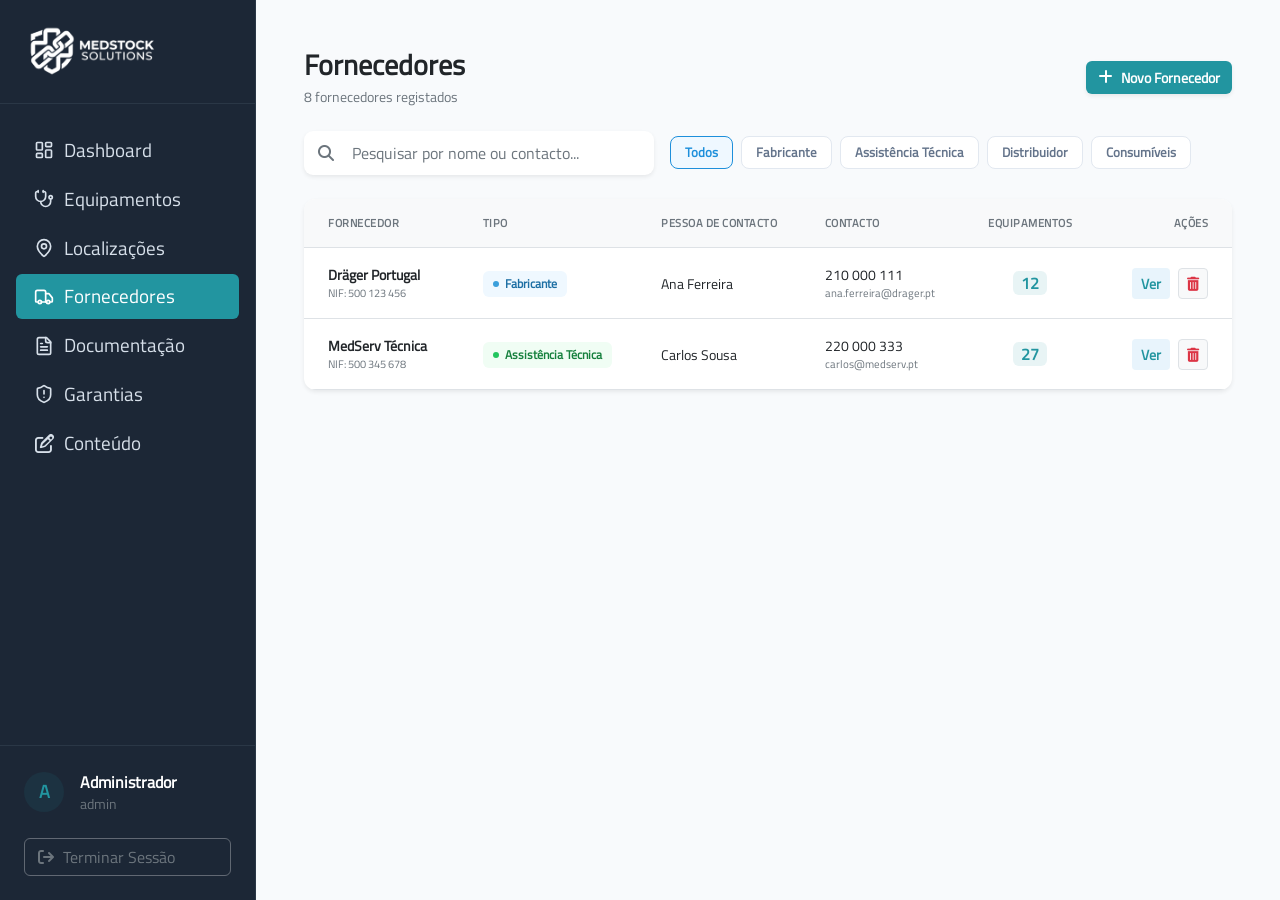
<file: private/fornecedores/lista_fornecedores.html>
<!DOCTYPE html>
<html lang="pt-PT">

<head>
    <meta charset="UTF-8">
    <meta name="viewport" content="width=device-width, initial-scale=1.0">
    <title>MedStock — Fornecedores</title>

    <link rel="stylesheet" href="../../assets/bootstrap/bootstrap.min.css">
    <link rel="stylesheet" href="../../assets/fontawesome/all.min.css">
    <link rel="stylesheet" href="../../assets/css/1231184.css">
</head>

<body class="d-flex vh-100 overflow-hidden bg-backend">

    <aside class="sidebar-backend d-none d-md-flex flex-column flex-shrink-0 h-100" style="width: 256px;">
        <div class="p-4 sidebar-border-light border-bottom">
            <div class="d-flex align-items-center gap-2">
                <img src="../../assets/img/logotipo.png" alt="MedStock Logo" style="height: 55px; width: auto;">
            </div>
        </div>

        <nav class="flex-grow-1 overflow-auto sidebar-scroll py-4 px-3">
            <ul class="nav flex-column gap-1">
                <li class="nav-item">
                    <a href="../dashboard/dashboard.html"
                        class="nav-link sidebar-item d-flex align-items-center gap-2 py-2 px-3">
                        <svg xmlns="http://www.w3.org/2000/svg" width="20" height="20" viewBox="0 0 24 24" fill="none"
                            stroke="currentColor" stroke-width="2" stroke-linecap="round" stroke-linejoin="round">
                            <rect width="7" height="9" x="3" y="3" rx="1"></rect>
                            <rect width="7" height="5" x="14" y="3" rx="1"></rect>
                            <rect width="7" height="9" x="14" y="12" rx="1"></rect>
                            <rect width="7" height="5" x="3" y="16" rx="1"></rect>
                        </svg>
                        <span class="fw-medium">Dashboard</span>
                    </a>
                </li>
                <li class="nav-item">
                    <a href="../equipamentos/lista_equi.html"
                        class="nav-link sidebar-item d-flex align-items-center gap-2 py-2 px-3">
                        <svg xmlns="http://www.w3.org/2000/svg" width="20" height="20" viewBox="0 0 24 24" fill="none"
                            stroke="currentColor" stroke-width="2" stroke-linecap="round" stroke-linejoin="round">
                            <path d="M11 2v2"></path>
                            <path d="M5 2v2"></path>
                            <path d="M5 3H4a2 2 0 0 0-2 2v4a6 6 0 0 0 12 0V5a2 2 0 0 0-2-2h-1"></path>
                            <path d="M8 15a6 6 0 0 0 12 0v-3"></path>
                            <circle cx="20" cy="10" r="2"></circle>
                        </svg>
                        <span class="fw-medium">Equipamentos</span>
                    </a>
                </li>
                <li class="nav-item">
                    <a href="../localizacoes/lista_loc.html"
                        class="nav-link sidebar-item d-flex align-items-center gap-2 py-2 px-3">
                        <svg xmlns="http://www.w3.org/2000/svg" width="20" height="20" viewBox="0 0 24 24" fill="none"
                            stroke="currentColor" stroke-width="2" stroke-linecap="round" stroke-linejoin="round">
                            <path
                                d="M20 10c0 4.993-5.539 10.193-7.399 11.799a1 1 0 0 1-1.202 0C9.539 20.193 4 14.993 4 10a8 8 0 0 1 16 0">
                            </path>
                            <circle cx="12" cy="10" r="3"></circle>
                        </svg>
                        <span class="fw-medium">Localizações</span>
                    </a>
                </li>
                <li class="nav-item">
                    <a href="../fornecedores/lista_fornecedores.html"
                        class="nav-link sidebar-item active d-flex align-items-center gap-2 py-2 px-3">
                        <svg xmlns="http://www.w3.org/2000/svg" width="20" height="20" viewBox="0 0 24 24" fill="none"
                            stroke="currentColor" stroke-width="2" stroke-linecap="round" stroke-linejoin="round">
                            <path d="M14 18V6a2 2 0 0 0-2-2H4a2 2 0 0 0-2 2v11a1 1 0 0 0 1 1h2"></path>
                            <path d="M15 18H9"></path>
                            <path d="M19 18h2a1 1 0 0 0 1-1v-3.65a1 1 0 0 0-.22-.624l-3.48-4.35A1 1 0 0 0 17.52 8H14">
                            </path>
                            <circle cx="17" cy="18" r="2"></circle>
                            <circle cx="7" cy="18" r="2"></circle>
                        </svg>
                        <span class="fw-medium">Fornecedores</span>
                    </a>
                </li>
                <li class="nav-item">
                    <a href="../documentacao/lista_docs.html"
                        class="nav-link sidebar-item d-flex align-items-center gap-2 py-2 px-3">
                        <svg xmlns="http://www.w3.org/2000/svg" width="20" height="20" viewBox="0 0 24 24" fill="none"
                            stroke="currentColor" stroke-width="2" stroke-linecap="round" stroke-linejoin="round">
                            <path d="M15 2H6a2 2 0 0 0-2 2v16a2 2 0 0 0 2 2h12a2 2 0 0 0 2-2V7Z"></path>
                            <path d="M14 2v4a2 2 0 0 0 2 2h4"></path>
                            <path d="M10 9H8"></path>
                            <path d="M16 13H8"></path>
                            <path d="M16 17H8"></path>
                        </svg>
                        <span class="fw-medium">Documentação</span>
                    </a>
                </li>
                <li class="nav-item">
                    <a href="../garantias/lista_garantias.html"
                        class="nav-link sidebar-item d-flex align-items-center gap-2 py-2 px-3">
                        <svg xmlns="http://www.w3.org/2000/svg" width="20" height="20" viewBox="0 0 24 24" fill="none"
                            stroke="currentColor" stroke-width="2" stroke-linecap="round" stroke-linejoin="round">
                            <path
                                d="M20 13c0 5-3.5 7.5-7.66 8.95a1 1 0 0 1-.67-.01C7.5 20.5 4 18 4 13V6a1 1 0 0 1 1-1c2 0 4.5-1.2 6.24-2.72a1.17 1.17 0 0 1 1.52 0C14.51 3.81 17 5 19 5a1 1 0 0 1 1 1z">
                            </path>
                            <path d="M12 8v4"></path>
                            <path d="M12 16h.01"></path>
                        </svg>
                        <span class="fw-medium">Garantias</span>
                    </a>
                </li>
                <li class="nav-item">
                    <a href="../conteudo/conteudo.html"
                        class="nav-link sidebar-item d-flex align-items-center gap-2 py-2 px-3">
                        <i class="fa-regular fa-pen-to-square"></i>
                        <span class="fw-medium">
                            Conteúdo
                        </span>
                    </a>
                </li>
            </ul>
        </nav>

        <div class="p-4 sidebar-border-light border-top">
            <div class="d-flex align-items-center gap-3 mb-4">
                <div class="rounded-circle d-flex align-items-center justify-content-center fw-bold bg-brand-subtle text-brand"
                    style="width: 40px; height: 40px; font-size: 1.1rem;">A</div>
                <div class="d-flex flex-column overflow-hidden">
                    <span class="text-white text-truncate fs-6 fw-semibold">Administrador</span>
                    <span class="text-secondary text-truncate" style="font-size: 0.85rem;">admin</span>
                </div>
            </div>
            <a href="../../public/index.html"
                class="btn btn-outline-secondary w-100 text-start border-0 text-secondary d-flex align-items-center gap-2 fs-6 shadow-none hover-white-btn">
                <i class="fa-solid fa-arrow-right-from-bracket"></i> Terminar Sessão
            </a>
        </div>
    </aside>

    <main class="flex-grow-1 overflow-auto p-4 p-md-5">

        <header class="d-md-none d-flex align-items-center justify-content-between mb-4 pb-3 border-bottom">
            <div class="d-flex align-items-center gap-2">
                <i class="fa-solid fa-stethoscope fs-5 text-brand"></i>
                <h1 class="h5 fw-bold mb-0 text-dark">MedStock</h1>
            </div>
            <button class="btn btn-light border-0 shadow-sm"><i class="fa-solid fa-bars"></i></button>
        </header>

        <div id="view-lista" class="fornecedor-view">
            <div class="d-flex flex-column flex-md-row align-items-md-center justify-content-between mb-4 gap-3">
                <div>
                    <h1 class="h3 fw-bold text-dark mb-1">Fornecedores</h1>
                    <p class="text-muted small mb-0">8 fornecedores registados</p>
                </div>
                <button class="btn btn-brand d-inline-flex align-items-center gap-2 shadow-sm fw-bold"
                    data-bs-toggle="modal" data-bs-target="#modalNovoFornecedor">
                    <i class="fa-solid fa-plus fs-6"></i> Novo Fornecedor
                </button>
            </div>

            <div class="d-flex flex-wrap align-items-center gap-3 mb-4">
                <div class="position-relative flex-grow-1" style="max-width: 350px;">
                    <i class="fa-solid fa-magnifying-glass position-absolute text-muted"
                        style="left: 14px; top: 50%; transform: translateY(-50%);"></i>
                    <input type="text" class="form-control ps-5 shadow-sm border-0"
                        placeholder="Pesquisar por nome ou contacto..."
                        style="border-radius: 9px; padding-top: 10px; padding-bottom: 10px;">
                </div>
                <div class="d-flex gap-2 flex-wrap">
                    <button class="btn-filter active">Todos</button>
                    <button class="btn-filter">Fabricante</button>
                    <button class="btn-filter">Assistência Técnica</button>
                    <button class="btn-filter">Distribuidor</button>
                    <button class="btn-filter">Consumíveis</button>
                </div>
            </div>

            <div class="card dash-card border-0 shadow-sm overflow-hidden">
                <div class="table-responsive">
                    <table class="table table-hover mb-0 align-middle">
                        <thead class="bg-light">
                            <tr>
                                <th class="px-4 py-3 text-muted text-uppercase"
                                    style="font-size: 0.7rem; letter-spacing: 0.5px;">Fornecedor</th>
                                <th class="px-3 py-3 text-muted text-uppercase"
                                    style="font-size: 0.7rem; letter-spacing: 0.5px;">Tipo</th>
                                <th class="px-3 py-3 text-muted text-uppercase"
                                    style="font-size: 0.7rem; letter-spacing: 0.5px;">Pessoa de Contacto</th>
                                <th class="px-3 py-3 text-muted text-uppercase"
                                    style="font-size: 0.7rem; letter-spacing: 0.5px;">Contacto</th>
                                <th class="px-3 py-3 text-muted text-uppercase text-center"
                                    style="font-size: 0.7rem; letter-spacing: 0.5px;">Equipamentos</th>
                                <th class="px-4 py-3 text-muted text-uppercase text-end"
                                    style="font-size: 0.7rem; letter-spacing: 0.5px;">Ações</th>
                            </tr>
                        </thead>
                        <tbody>

                            <tr>
                                <td class="px-4 py-3">
                                    <div class="d-flex align-items-center gap-3">
                                        <div>
                                            <div class="fw-bold text-dark small mb-0">Dräger Portugal</div>
                                            <div class="text-muted" style="font-size: 0.7rem;">NIF: 500 123 456</div>
                                        </div>
                                    </div>
                                </td>
                                <td class="px-3 py-3">
                                    <span class="badge-tipo badge-fabricante"><span class="dot"></span>Fabricante</span>
                                </td>
                                <td class="px-3 py-3 fw-medium text-dark small">Ana Ferreira</td>
                                <td class="px-3 py-3">
                                    <div class="text-dark fw-medium small">210 000 111</div>
                                    <div class="text-muted" style="font-size: 0.7rem;">ana.ferreira@drager.pt</div>
                                </td>
                                <td class="px-3 py-3 text-center">
                                    <span class="badge bg-brand-subtle text-brand fw-bold px-2 py-1 fs-6">12</span>
                                </td>
                                <td class="px-4 py-3 text-end">
                                    <div class="d-flex justify-content-end gap-2">
                                        <button class="btn btn-sm btn-brand-subtle text-brand fw-semibold shadow-none"
                                            data-bs-toggle="modal" data-bs-target="#modalDetalheFornecedor">Ver
                                        </button>
                                        <button class="btn btn-sm btn-light border text-danger shadow-none"
                                            data-bs-toggle="modal" data-bs-target="#modalRemoverFornecedor"><i
                                                class="fa-solid fa-trash-can"></i></button>
                                    </div>
                                </td>
                            </tr>

                            <tr>
                                <td class="px-4 py-3">
                                    <div class="d-flex align-items-center gap-3">
                                        <div>
                                            <div class="fw-bold text-dark small mb-0">MedServ Técnica</div>
                                            <div class="text-muted" style="font-size: 0.7rem;">NIF: 500 345 678</div>
                                        </div>
                                    </div>
                                </td>
                                <td class="px-3 py-3">
                                    <span class="badge-tipo badge-assistencia"><span class="dot"></span>Assistência
                                        Técnica</span>
                                </td>
                                <td class="px-3 py-3 fw-medium text-dark small">Carlos Sousa</td>
                                <td class="px-3 py-3">
                                    <div class="text-dark fw-medium small">220 000 333</div>
                                    <div class="text-muted" style="font-size: 0.7rem;">carlos@medserv.pt</div>
                                </td>
                                <td class="px-3 py-3 text-center">
                                    <span class="badge bg-brand-subtle text-brand fw-bold px-2 py-1 fs-6">27</span>
                                </td>
                                <td class="px-4 py-3 text-end">
                                    <div class="d-flex justify-content-end gap-2">
                                        <button class="btn btn-sm btn-brand-subtle text-brand fw-semibold shadow-none"
                                            data-bs-toggle="modal" data-bs-target="#modalDetalheFornecedor">Ver
                                        </button>
                                        <button class="btn btn-sm btn-light border text-danger shadow-none"
                                            data-bs-toggle="modal" data-bs-target="#modalRemoverFornecedor"><i
                                                class="fa-solid fa-trash-can"></i></button>
                                    </div>
                                </td>
                            </tr>

                        </tbody>
                    </table>
                </div>
            </div>
        </div>
    </main>

    <!-- MODAL Ver Detalhes FORNECEDOR -->
    <div class="modal fade" id="modalDetalheFornecedor" tabindex="-1" aria-labelledby="modalDetalheFornecedorLabel"
        aria-hidden="true">
        <div class="modal-dialog modal-xl modal-dialog-scrollable">
            <div class="modal-content border-0 shadow-lg bg-backend">

                <!-- HEADER DO MODAL (Estilo Equipamentos) -->
                <div class="modal-header border-bottom px-4 py-3 bg-white">
                    <div>
                        <div class="d-flex align-items-center gap-2 flex-wrap mb-1">
                            <h5 class="modal-title fw-bold text-dark mb-0" id="modalDetalheFornecedorLabel">
                                Dräger Portugal
                            </h5>
                            <!-- O badge do fornecedor -->
                            <span class="badge-tipo badge-fabricante border"><span class="dot"></span>Fabricante</span>
                        </div>
                        <p class="text-muted small mb-0">Ficha de Fornecedor</p>
                    </div>
                    <div class="d-flex align-items-center gap-2">
                        <!-- Botões de ação com as mesmas classes customizadas -->
                        <button class="btn-action-custom py-2 px-3" data-bs-toggle="modal"
                            data-bs-target="#modalEditarFornecedor" data-bs-dismiss="modal">
                            <i class="fa-solid fa-pencil me-2"></i> Editar
                        </button>
                        <button class="btn-action-custom btn-action-danger" data-bs-toggle="modal"
                            data-bs-target="#modalRemoverFornecedor" data-bs-dismiss="modal">
                            <i class="fa-solid fa-trash-can me-2"></i> Remover
                        </button>
                        <button type="button" class="btn-close ms-2" data-bs-dismiss="modal"
                            aria-label="Fechar"></button>
                    </div>
                </div>

                <!-- BODY DO MODAL -->
                <div class="modal-body p-4">
                    <!-- Wrapper centralizador -->
                    <div class="w-100" style="max-width: 1024px; margin: 0 auto;">

                        <!-- CORPO DO DETALHE (LAYOUT DIVIDIDO 1/3 - 2/3) -->
                        <div class="row g-4 mb-4">

                            <!-- COLUNA ESQUERDA (Info Fixa) -->
                            <div class="col-lg-4 d-flex flex-column gap-3">
                                <!-- Info Geral -->
                                <div class="card dash-card border-0 shadow-sm p-3">
                                    <h6 class="fw-bold text-dark mb-3"><i class="fa-solid fa-building me-2 text-brand"></i> Informação Geral</h6>
                                    
                                    <div class="row g-2">
                                        <!-- NIF e Telefone lado a lado para poupar espaço vertical -->
                                        <div class="col-6 d-flex gap-2">
                                            <i class="fa-regular fa-id-card text-muted mt-1" style="font-size: 0.85rem;"></i>
                                            <div>
                                                <div class="small text-muted fw-semibold text-uppercase lh-1" style="font-size: 0.65rem;">NIF</div>
                                                <div class="text-dark fw-medium" style="font-size: 0.80rem;">500 123 456</div>
                                            </div>
                                        </div>
                                        <div class="col-6 d-flex gap-2">
                                            <i class="fa-solid fa-phone text-muted mt-1" style="font-size: 0.85rem;"></i>
                                            <div>
                                                <div class="small text-muted fw-semibold text-uppercase lh-1" style="font-size: 0.65rem;">Telefone Geral</div>
                                                <div class="text-dark fw-medium" style="font-size: 0.80rem;">210 000 111</div>
                                            </div>
                                        </div>
                                        
                                        <!-- Restantes dados mais compactados -->
                                        <div class="col-12 d-flex gap-2 mt-2">
                                            <i class="fa-solid fa-envelope text-muted mt-1" style="font-size: 0.85rem;"></i>
                                            <div class="text-truncate">
                                                <div class="small text-muted fw-semibold text-uppercase lh-1" style="font-size: 0.65rem;">Email Geral</div>
                                                <div class="text-dark fw-medium" style="font-size: 0.80rem;">geral@drager.pt</div>
                                            </div>
                                        </div>
                                        <div class="col-12 d-flex gap-2 mt-2">
                                            <i class="fa-solid fa-location-dot text-muted mt-1" style="font-size: 0.85rem;"></i>
                                            <div>
                                                <div class="small text-muted fw-semibold text-uppercase lh-1" style="font-size: 0.65rem;">Morada</div>
                                                <div class="text-dark fw-medium" style="font-size: 0.80rem;">Av. da Liberdade, 110, Lisboa</div>
                                            </div>
                                        </div>
                                        <div class="col-12 d-flex gap-2 mt-2">
                                            <i class="fa-solid fa-globe text-muted mt-1" style="font-size: 0.85rem;"></i>
                                            <div class="text-truncate">
                                                <div class="small text-muted fw-semibold text-uppercase lh-1" style="font-size: 0.65rem;">Website</div>
                                                <a href="#" class="text-brand fw-medium text-decoration-none" style="font-size: 0.80rem;">www.drager.com</a>
                                            </div>
                                        </div>
                                    </div>
                                </div>

                                <!-- Pessoa Contacto -->
                                <div class="card dash-card border-0 shadow-sm p-3">
                                    <h6 class="fw-bold text-dark mb-3"><i class="fa-solid fa-user-tie me-2 text-brand"></i> Gestor de Conta</h6>
                                    
                                    <!-- Avatar e Cargo Compactos -->
                                    <div class="d-flex align-items-center gap-3 bg-light rounded-3 p-2 mb-2 border">
                                        <div class="rounded-circle d-flex align-items-center justify-content-center bg-brand text-white fw-bold flex-shrink-0" style="width: 38px; height: 38px; font-size: 0.9rem;">A</div>
                                        <div>
                                            <div class="fw-bold text-dark lh-1" style="font-size: 0.85rem;">Ana Ferreira</div>
                                            <div class="text-muted mt-1" style="font-size: 0.75rem;">Responsável</div>
                                        </div>
                                    </div>
                                    
                                    <div class="d-flex flex-column gap-2 px-1">
                                        <div class="d-flex gap-2 align-items-center">
                                            <i class="fa-solid fa-phone text-muted" style="font-size: 0.85rem;"></i>
                                            <div class="text-dark fw-medium" style="font-size: 0.80rem;">910 000 000</div>
                                        </div>
                                        <div class="d-flex gap-2 align-items-center">
                                            <i class="fa-solid fa-envelope text-muted" style="font-size: 0.85rem;"></i>
                                            <div class="text-dark fw-medium text-truncate" style="font-size: 0.80rem;">ana.ferreira@drager.pt</div>
                                        </div>
                                    </div>
                                </div>
                            </div>

                            <!-- COLUNA DIREITA (Notas e Tabela de Equipamentos) -->
                            <div class="col-lg-8 d-flex flex-column gap-4">
                                <!-- Notas -->
                                <div class="card dash-card border-0 shadow-sm p-4">
                                    <h6 class="fw-bold text-dark mb-3"><i
                                            class="fa-solid fa-file-lines me-2 text-brand"></i> Notas e Observações</h6>
                                    <p class="text-muted small mb-0 lh-lg">Fabricante oficial de ventiladores e
                                        monitores de sinais vitais. Contrato de suporte premium ativo até ao final de
                                        2026. Prioridade máxima em pedidos de assistência para equipamentos de suporte
                                        de vida localizados na UCI.</p>
                                </div>

                                <!-- Tabela de Equipamentos -->
                                <div class="d-flex flex-column flex-grow-1">
                                    <h6 class="fw-bold text-dark mb-3"><i
                                            class="fa-solid fa-box-open me-2 text-brand"></i> Equipamentos Associados
                                        <span class="badge bg-brand-subtle text-brand ms-2">12</span></h6>
                                    <div class="card dash-card border-0 shadow-sm overflow-hidden flex-grow-1">
                                        <!-- Scroll Interno -->
                                        <div class="table-responsive bg-white"
                                            style="max-height: 350px; overflow-y: auto;">
                                            <table class="table table-hover mb-0 align-middle"
                                                style="position: relative;">
                                                <thead class="bg-light sticky-top" style="z-index: 1;">
                                                    <tr>
                                                        <th class="px-4 py-3 text-muted text-uppercase"
                                                            style="font-size: 0.7rem; letter-spacing: 0.5px;">Código
                                                        </th>
                                                        <th class="px-3 py-3 text-muted text-uppercase"
                                                            style="font-size: 0.7rem; letter-spacing: 0.5px;">
                                                            Equipamento</th>
                                                        <th class="px-3 py-3 text-muted text-uppercase"
                                                            style="font-size: 0.7rem; letter-spacing: 0.5px;">
                                                            Localização</th>
                                                        <th class="px-3 py-3 text-muted text-uppercase"
                                                            style="font-size: 0.7rem; letter-spacing: 0.5px;">Estado
                                                        </th>
                                                        <th class="px-4 py-3 text-muted text-uppercase text-end"
                                                            style="font-size: 0.7rem; letter-spacing: 0.5px;"></th>
                                                    </tr>
                                                </thead>
                                                <tbody>
                                                    <tr>
                                                        <td class="px-4 py-3 text-brand fw-bold small">EQ-0042</td>
                                                        <td class="px-3 py-3 fw-medium text-dark small">Ventilador
                                                            Pulmonar Evita V500</td>
                                                        <td class="px-3 py-3 text-muted small">UCI - Piso 1</td>
                                                        <td class="px-3 py-3"><span
                                                                class="badge badge-soft-success">Ativo</span></td>
                                                        <td class="px-4 py-3 text-end"><a
                                                                href="../equipamentos/lista_equi.html"
                                                                class="text-brand text-decoration-none small fw-semibold">Ver
                                                                ficha &rarr;</a></td>
                                                    </tr>
                                                    <tr>
                                                        <td class="px-4 py-3 text-brand fw-bold small">EQ-0043</td>
                                                        <td class="px-3 py-3 fw-medium text-dark small">Ventilador
                                                            Pulmonar Evita V300</td>
                                                        <td class="px-3 py-3 text-muted small">Bloco Operatório</td>
                                                        <td class="px-3 py-3"><span
                                                                class="badge badge-soft-success">Ativo</span></td>
                                                        <td class="px-4 py-3 text-end"><a
                                                                href="../equipamentos/lista_equi.html"
                                                                class="text-brand text-decoration-none small fw-semibold">Ver
                                                                ficha &rarr;</a></td>
                                                    </tr>
                                                </tbody>
                                            </table>
                                        </div>
                                    </div>
                                </div>
                            </div>
                        </div>

                    </div>
                </div>
            </div>
        </div>
    </div>

    <!-- MODAL NOVO FORNECEDOR -->
    <div class="modal fade" id="modalNovoFornecedor" tabindex="-1" aria-labelledby="modalNovoFornecedorLabel"
        aria-hidden="true">
        <div class="modal-dialog modal-lg modal-dialog-centered">
            <div class="modal-content border-0 shadow-lg bg-backend">

                <div class="modal-header border-bottom px-4 py-3 bg-white">
                    <div class="d-flex align-items-center gap-3">
                        <div class="rounded-3 d-flex align-items-center justify-content-center bg-brand-subtle text-brand"
                            style="width: 42px; height: 42px; font-size: 1.25rem;">
                            <i class="fa-solid fa-building"></i>
                        </div>
                        <div>
                            <h5 class="modal-title fw-bold text-dark mb-0" id="modalNovoFornecedorLabel">Novo Fornecedor
                            </h5>
                            <p class="text-muted small mb-0 mt-1">Registe uma nova entidade no sistema</p>
                        </div>
                    </div>
                    <button type="button" class="btn-close shadow-none" data-bs-dismiss="modal"
                        aria-label="Fechar"></button>
                </div>

                <div class="modal-body p-4">
                    <form id="formNovoFornecedor" novalidate>

                        <ul class="nav nav-tabs mb-4 border-bottom-0" id="novoFornecedorTabs" role="tablist"
                            style="pointer-events: none;">
                            <li class="nav-item" role="presentation">
                                <button class="nav-link active text-dark fw-medium" id="nf-step1-tab"
                                    data-bs-target="#nf-step1-pane" type="button" role="tab" aria-selected="true">
                                    <span class="badge bg-brand text-white me-1 rounded-pill">1</span> Empresa
                                </button>
                            </li>
                            <li class="nav-item" role="presentation">
                                <button class="nav-link text-muted fw-medium" id="nf-step2-tab"
                                    data-bs-target="#nf-step2-pane" type="button" role="tab" aria-selected="false">
                                    <span class="badge bg-secondary text-white me-1 rounded-pill">2</span> Contactos
                                </button>
                            </li>
                            <li class="nav-item" role="presentation">
                                <button class="nav-link text-muted fw-medium" id="nf-step3-tab"
                                    data-bs-target="#nf-step3-pane" type="button" role="tab" aria-selected="false">
                                    <span class="badge bg-secondary text-white me-1 rounded-pill">3</span> Observações
                                </button>
                            </li>
                        </ul>

                        <div class="card dash-card mb-0 p-0 border-0 shadow-none">
                            <div class="tab-content" id="novoFornecedorTabsContent">

                                <div class="tab-pane fade show active" id="nf-step1-pane" role="tabpanel" tabindex="0">
                                    <div class="card-body p-0 pb-4">
                                        <div class="row g-3">
                                            <div class="col-md-8">
                                                <label class="form-label fw-medium small mb-1">Nome da Empresa *</label>
                                                <input type="text" class="form-control shadow-sm bg-white"
                                                    placeholder="Ex: Philips Healthcare Portugal" required>
                                                <div class="invalid-feedback" style="font-size: 0.70rem;">Campo
                                                    obrigatório.</div>
                                            </div>
                                            <div class="col-md-4">
                                                <label class="form-label fw-medium small mb-1">NIF</label>
                                                <input type="text" id="nifFornecedor"
                                                    class="form-control shadow-sm bg-white" placeholder="Ex: 500123456">
                                                <div class="invalid-feedback" style="font-size: 0.70rem;">Introduza 9
                                                    dígitos numéricos.</div>
                                            </div>
                                            <div class="col-md-12">
                                                <label class="form-label fw-medium small mb-1">Tipo de Fornecedor
                                                    *</label>
                                                <div class="dropdown">
                                                    <input type="hidden" id="inputTipoFornecedor" required>
                                                    <button
                                                        class="form-select shadow-sm text-start d-flex justify-content-between align-items-center bg-white"
                                                        type="button" data-bs-toggle="dropdown" aria-expanded="false"
                                                        data-bs-display="static">
                                                        <span id="textTipoFornecedor" class="text-muted">Selecionar
                                                            tipo...</span>
                                                    </button>
                                                    <ul class="dropdown-menu w-100 shadow-sm border-0 mt-1">
                                                        <li><a class="dropdown-item py-2" href="#"
                                                                onclick="selecionarDropdownFornecedor('TipoFornecedor', 'Fabricante')">Fabricante</a>
                                                        </li>
                                                        <li><a class="dropdown-item py-2" href="#"
                                                                onclick="selecionarDropdownFornecedor('TipoFornecedor', 'Assistência Técnica')">Assistência
                                                                Técnica</a></li>
                                                        <li><a class="dropdown-item py-2" href="#"
                                                                onclick="selecionarDropdownFornecedor('TipoFornecedor', 'Distribuidor')">Distribuidor</a>
                                                        </li>
                                                        <li><a class="dropdown-item py-2" href="#"
                                                                onclick="selecionarDropdownFornecedor('TipoFornecedor', 'Consumíveis')">Consumíveis</a>
                                                        </li>
                                                    </ul>
                                                </div>
                                                <div id="erroTipoFornecedor" class="text-danger mt-1 d-none"
                                                    style="font-size: 0.70rem;">Campo obrigatório.</div>
                                            </div>
                                            <div class="col-md-12 mt-4">
                                                <label class="form-label fw-medium small mb-1">Morada Fiscal /
                                                    Sede</label>
                                                <input type="text" class="form-control shadow-sm bg-white"
                                                    placeholder="Ex: Rua Principal 1, 1000-001 Lisboa">
                                            </div>
                                            <div class="col-md-12">
                                                <label class="form-label fw-medium small mb-1">Website</label>
                                                <input type="text" class="form-control shadow-sm bg-white"
                                                    placeholder="Ex: www.empresa.pt">
                                            </div>
                                        </div>
                                    </div>
                                    <div
                                        class="p-3 border-top d-flex justify-content-between mx-n4 mb-n4 bg-light rounded-bottom">
                                        <button type="button" class="btn btn-outline-secondary px-4"
                                            data-bs-dismiss="modal">Cancelar</button>
                                        <button type="button" class="btn btn-brand px-4 btn-wizard-nf"
                                            data-bs-wizard-step="#nf-step2-tab">
                                            Próximo <i class="fa-solid fa-arrow-right ms-1"></i>
                                        </button>
                                    </div>
                                </div>

                                <div class="tab-pane fade" id="nf-step2-pane" role="tabpanel" tabindex="0">
                                    <div class="card-body p-0 pb-4">

                                        <div class="bg-light border rounded-3 p-3 mb-4">
                                            <h6 class="fw-bold text-dark small mb-3 border-bottom pb-2"><i
                                                    class="fa-solid fa-building me-1 text-brand"></i> Contactos Gerais
                                                da Empresa</h6>
                                            <div class="row g-3">
                                                <div class="col-md-6">
                                                    <label class="form-label fw-bold small mb-1 text-dark">Telefone
                                                        Geral *</label>
                                                    <input type="tel" class="form-control shadow-sm bg-white"
                                                        placeholder="Ex: 963 070 470" required>
                                                    <div class="invalid-feedback" style="font-size: 0.70rem;">Introduza
                                                        9 dígitos numéricos válidos.</div>
                                                </div>
                                                <div class="col-md-6">
                                                    <label class="form-label fw-bold small mb-1 text-dark">Email Geral
                                                        *</label>
                                                    <input type="email" class="form-control shadow-sm bg-white"
                                                        placeholder="Ex: geral@empresa.pt" required>
                                                    <div class="invalid-feedback" style="font-size: 0.70rem;">Introduza
                                                        um email válido.</div>
                                                </div>
                                            </div>
                                        </div>

                                        <div class="bg-light border rounded-3 p-3">
                                            <h6 class="fw-bold text-dark small mb-3 border-bottom pb-2"><i
                                                    class="fa-solid fa-user-tie me-1 text-brand"></i> Pessoa de Contacto
                                                (Gestor de Conta)</h6>
                                            <div class="row g-3">
                                                <div class="col-md-12">
                                                    <label class="form-label fw-medium small mb-1 text-muted">Nome do
                                                        Responsável</label>
                                                    <input type="text" class="form-control shadow-sm bg-white"
                                                        placeholder="Ex: João Silva">
                                                </div>
                                                <div class="col-md-6">
                                                    <label class="form-label fw-medium small mb-1 text-muted">Telefone
                                                        Direto / Telemóvel</label>
                                                    <input type="tel" class="form-control shadow-sm bg-white"
                                                        placeholder="Ex: 910 000 000">
                                                    <div class="invalid-feedback" style="font-size: 0.70rem;">Introduza
                                                        9 dígitos numéricos válidos.</div>
                                                </div>
                                                <div class="col-md-6">
                                                    <label class="form-label fw-medium small mb-1 text-muted">Email
                                                        Direto</label>
                                                    <input type="email" class="form-control shadow-sm bg-white"
                                                        placeholder="Ex: joao.silva@empresa.pt">
                                                    <div class="invalid-feedback" style="font-size: 0.70rem;">Introduza
                                                        um email válido.</div>
                                                </div>
                                            </div>
                                        </div>

                                    </div>
                                    <div
                                        class="p-3 border-top d-flex justify-content-between mx-n4 mb-n4 bg-light rounded-bottom">
                                        <button type="button" class="btn btn-outline-secondary px-4 btn-wizard-nf"
                                            data-bs-wizard-step="#nf-step1-tab">
                                            <i class="fa-solid fa-arrow-left me-1"></i> Anterior
                                        </button>
                                        <button type="button" class="btn btn-brand px-4 btn-wizard-nf"
                                            data-bs-wizard-step="#nf-step3-tab">
                                            Próximo <i class="fa-solid fa-arrow-right ms-1"></i>
                                        </button>
                                    </div>
                                </div>

                                <div class="tab-pane fade" id="nf-step3-pane" role="tabpanel" tabindex="0">
                                    <div class="card-body p-0 pb-4">
                                        <div class="mb-3">
                                            <label class="form-label fw-medium small mb-1">Notas / Observações</label>
                                            <textarea class="form-control shadow-sm bg-white" rows="6"
                                                placeholder="Observações adicionais, acordos comerciais, prazos de pagamento, etc..."></textarea>
                                        </div>
                                    </div>
                                    <div
                                        class="p-3 border-top d-flex justify-content-between mx-n4 mb-n4 bg-light rounded-bottom">
                                        <button type="button" class="btn btn-outline-secondary px-4 btn-wizard-nf"
                                            data-bs-wizard-step="#nf-step2-tab">
                                            <i class="fa-solid fa-arrow-left me-1"></i> Anterior
                                        </button>
                                        <button type="submit" id="btnCriarFornecedor" form="formNovoFornecedor"
                                            class="btn btn-brand px-4 shadow-sm fw-bold">
                                            <i class="fa-solid fa-save me-1"></i> Criar Fornecedor
                                        </button>
                                    </div>
                                </div>

                            </div>
                        </div>

                    </form>
                </div>
            </div>
        </div>
    </div>

    <!-- MODAL EDITAR FORNECEDOR -->
    <div class="modal fade" id="modalEditarFornecedor" tabindex="-1" aria-labelledby="modalEditarFornecedorLabel" aria-hidden="true">
            <div class="modal-dialog modal-lg modal-dialog-centered">
                <div class="modal-content border-0 shadow-lg bg-backend">

                    <div class="modal-header border-bottom px-4 py-3 bg-white">
                        <div class="d-flex align-items-center gap-3">
                            <div class="rounded-3 d-flex align-items-center justify-content-center bg-brand-subtle text-brand" style="width: 42px; height: 42px; font-size: 1.25rem;">
                                <i class="fa-solid fa-pen"></i>
                            </div>
                            <div>
                                <h5 class="modal-title fw-bold text-dark mb-0" id="modalEditarFornecedorLabel">Editar Fornecedor</h5>
                                <p class="text-muted small mb-0 mt-1">Atualize os dados da entidade selecionada</p>
                            </div>
                        </div>
                        <button type="button" class="btn-close shadow-none" data-bs-dismiss="modal" aria-label="Fechar"></button>
                    </div>

                    <div class="modal-body p-4">
                        <form id="formEditarFornecedor" novalidate>

                            <ul class="nav nav-tabs mb-4 border-bottom-0" id="editarFornecedorTabs" role="tablist" style="pointer-events: none;">
                                <li class="nav-item" role="presentation">
                                    <button class="nav-link active text-dark fw-medium" id="edit-nf-step1-tab" data-bs-target="#edit-nf-step1-pane" type="button" role="tab" aria-selected="true">
                                        <span class="badge bg-brand text-white me-1 rounded-pill">1</span> Empresa
                                    </button>
                                </li>
                                <li class="nav-item" role="presentation">
                                    <button class="nav-link text-muted fw-medium" id="edit-nf-step2-tab" data-bs-target="#edit-nf-step2-pane" type="button" role="tab" aria-selected="false">
                                        <span class="badge bg-secondary text-white me-1 rounded-pill">2</span> Contactos
                                    </button>
                                </li>
                                <li class="nav-item" role="presentation">
                                    <button class="nav-link text-muted fw-medium" id="edit-nf-step3-tab" data-bs-target="#edit-nf-step3-pane" type="button" role="tab" aria-selected="false">
                                        <span class="badge bg-secondary text-white me-1 rounded-pill">3</span> Observações
                                    </button>
                                </li>
                            </ul>

                            <div class="card dash-card mb-0 p-0 border-0 shadow-none">
                                <div class="tab-content">

                                    <div class="tab-pane fade show active" id="edit-nf-step1-pane" role="tabpanel" tabindex="0">
                                        <div class="card-body p-0 pb-4">
                                            <div class="row g-3">
                                                <div class="col-md-8">
                                                    <label class="form-label fw-medium small mb-1">Nome da Empresa *</label>
                                                    <input type="text" class="form-control shadow-sm bg-white" value="Dräger Portugal" required>
                                                    <div class="invalid-feedback" style="font-size: 0.70rem;">Campo obrigatório.</div>
                                                </div>
                                                <div class="col-md-4">
                                                    <label class="form-label fw-medium small mb-1">NIF</label>
                                                    <input type="text" id="edit-nifFornecedor" class="form-control shadow-sm bg-white" value="500123456">
                                                    <div class="invalid-feedback" style="font-size: 0.70rem;">Introduza 9 dígitos numéricos.</div>
                                                </div>
                                                <div class="col-md-12">
                                                    <label class="form-label fw-medium small mb-1">Tipo de Fornecedor *</label>
                                                    <div class="dropdown">
                                                        <input type="hidden" id="edit-inputTipoFornecedor" value="Fabricante" required>
                                                        <button class="form-select shadow-sm text-start d-flex justify-content-between align-items-center bg-white" type="button" data-bs-toggle="dropdown" aria-expanded="false" data-bs-display="static">
                                                            <span id="edit-textTipoFornecedor" class="text-dark">Fabricante</span>
                                                        </button>
                                                        <ul class="dropdown-menu w-100 shadow-sm border-0 mt-1">
                                                            <li><a class="dropdown-item py-2" href="#" onclick="selecionarDropdownEditFornecedor('TipoFornecedor', 'Fabricante')">Fabricante</a></li>
                                                            <li><a class="dropdown-item py-2" href="#" onclick="selecionarDropdownEditFornecedor('TipoFornecedor', 'Assistência Técnica')">Assistência Técnica</a></li>
                                                            <li><a class="dropdown-item py-2" href="#" onclick="selecionarDropdownEditFornecedor('TipoFornecedor', 'Distribuidor')">Distribuidor</a></li>
                                                            <li><a class="dropdown-item py-2" href="#" onclick="selecionarDropdownEditFornecedor('TipoFornecedor', 'Consumíveis')">Consumíveis</a></li>
                                                        </ul>
                                                    </div>
                                                    <div id="edit-erroTipoFornecedor" class="text-danger mt-1 d-none" style="font-size: 0.70rem;">Campo obrigatório.</div>
                                                </div>
                                                <div class="col-md-12 mt-4">
                                                    <label class="form-label fw-medium small mb-1">Morada Fiscal / Sede</label>
                                                    <input type="text" class="form-control shadow-sm bg-white" value="Av. da Liberdade, 110, Lisboa">
                                                </div>
                                                <div class="col-md-12">
                                                    <label class="form-label fw-medium small mb-1">Website</label>
                                                    <input type="text" class="form-control shadow-sm bg-white" value="www.drager.com">
                                                </div>
                                            </div>
                                        </div>
                                        <div class="p-3 border-top d-flex justify-content-between mx-n4 mb-n4 bg-light rounded-bottom">
                                            <button type="button" class="btn btn-outline-secondary px-4" data-bs-dismiss="modal">Cancelar</button>
                                            <button type="button" class="btn btn-brand px-4 btn-wizard-edit-nf" data-bs-wizard-step="#edit-nf-step2-tab">
                                                Próximo <i class="fa-solid fa-arrow-right ms-1"></i>
                                            </button>
                                        </div>
                                    </div>

                                    <div class="tab-pane fade" id="edit-nf-step2-pane" role="tabpanel" tabindex="0">
                                        <div class="card-body p-0 pb-4">
                                            <div class="bg-light border rounded-3 p-3 mb-4">
                                                <h6 class="fw-bold text-dark small mb-3 border-bottom pb-2"><i class="fa-solid fa-building me-1 text-brand"></i> Contactos Gerais da Empresa</h6>
                                                <div class="row g-3">
                                                    <div class="col-md-6">
                                                        <label class="form-label fw-bold small mb-1 text-dark">Telefone Geral *</label>
                                                        <input type="tel" class="form-control shadow-sm bg-white" value="210000111" required>
                                                        <div class="invalid-feedback" style="font-size: 0.70rem;">Introduza 9 dígitos numéricos válidos.</div>
                                                    </div>
                                                    <div class="col-md-6">
                                                        <label class="form-label fw-bold small mb-1 text-dark">Email Geral *</label>
                                                        <input type="email" class="form-control shadow-sm bg-white" value="geral@drager.pt" required>
                                                        <div class="invalid-feedback" style="font-size: 0.70rem;">Introduza um email válido.</div>
                                                    </div>
                                                </div>
                                            </div>

                                            <div class="bg-light border rounded-3 p-3">
                                                <h6 class="fw-bold text-dark small mb-3 border-bottom pb-2"><i class="fa-solid fa-user-tie me-1 text-brand"></i> Pessoa de Contacto (Gestor de Conta)</h6>
                                                <div class="row g-3">
                                                    <div class="col-md-12">
                                                        <label class="form-label fw-medium small mb-1 text-muted">Nome do Responsável</label>
                                                        <input type="text" class="form-control shadow-sm bg-white" value="Ana Ferreira">
                                                    </div>
                                                    <div class="col-md-6">
                                                        <label class="form-label fw-medium small mb-1 text-muted">Telefone Direto / Telemóvel</label>
                                                        <input type="tel" class="form-control shadow-sm bg-white" value="910000000">
                                                        <div class="invalid-feedback" style="font-size: 0.70rem;">Introduza 9 dígitos numéricos válidos.</div>
                                                    </div>
                                                    <div class="col-md-6">
                                                        <label class="form-label fw-medium small mb-1 text-muted">Email Direto</label>
                                                        <input type="email" class="form-control shadow-sm bg-white" value="ana.ferreira@drager.pt">
                                                        <div class="invalid-feedback" style="font-size: 0.70rem;">Introduza um email válido.</div>
                                                    </div>
                                                </div>
                                            </div>
                                        </div>
                                        <div class="p-3 border-top d-flex justify-content-between mx-n4 mb-n4 bg-light rounded-bottom">
                                            <button type="button" class="btn btn-outline-secondary px-4 btn-wizard-edit-nf" data-bs-wizard-step="#edit-nf-step1-tab">
                                                <i class="fa-solid fa-arrow-left me-1"></i> Anterior
                                            </button>
                                            <button type="button" class="btn btn-brand px-4 btn-wizard-edit-nf" data-bs-wizard-step="#edit-nf-step3-tab">
                                                Próximo <i class="fa-solid fa-arrow-right ms-1"></i>
                                            </button>
                                        </div>
                                    </div>

                                    <div class="tab-pane fade" id="edit-nf-step3-pane" role="tabpanel" tabindex="0">
                                        <div class="card-body p-0 pb-4">
                                            <div class="mb-3">
                                                <label class="form-label fw-medium small mb-1">Notas / Observações</label>
                                                <textarea class="form-control shadow-sm bg-white" rows="6">Fabricante oficial de ventiladores e monitores de sinais vitais. Contrato de suporte premium ativo até ao final de 2026.</textarea>
                                            </div>
                                        </div>
                                        <div class="p-3 border-top d-flex justify-content-between mx-n4 mb-n4 bg-light rounded-bottom">
                                            <button type="button" class="btn btn-outline-secondary px-4 btn-wizard-edit-nf" data-bs-wizard-step="#edit-nf-step2-tab">
                                                <i class="fa-solid fa-arrow-left me-1"></i> Anterior
                                            </button>
                                            <button type="submit" id="btnGuardarEdicaoFornecedor" form="formEditarFornecedor" class="btn btn-brand px-4 shadow-sm fw-bold">
                                                <i class="fa-solid fa-save me-1"></i> Guardar Alterações
                                            </button>
                                        </div>
                                    </div>

                                </div>
                            </div>
                        </form>
                    </div>
                </div>
            </div>
        </div>

    <!-- MODAL REMOVER FORNECEDOR -->
    <!-- ========================================== -->
    <div class="modal fade" id="modalRemoverFornecedor" tabindex="-1" aria-labelledby="modalRemoverFornecedorLabel"
        aria-hidden="true">
        <div class="modal-dialog modal-dialog-centered">
            <div class="modal-content border-0 shadow-lg">

                <div class="modal-header border-0 px-4 pt-4 pb-0">
                    <h5 class="modal-title fw-bold text-dark" id="modalRemoverFornecedorLabel">
                        <i class="fa-solid fa-triangle-exclamation text-danger me-2"></i> Remover Fornecedor?
                    </h5>
                    <button type="button" class="btn-close shadow-none" data-bs-dismiss="modal"
                        aria-label="Fechar"></button>
                </div>

                <div class="modal-body px-4 pt-3 pb-4">
                    <p class="text-muted mb-0" style="font-size: 1.05rem; line-height: 1.6;">
                        Está prestes a remover o fornecedor <span class="fw-semibold text-dark">"Dräger
                            Portugal"</span>.
                    </p>
                    <!-- Alerta de Segurança (Exemplo de impedimento) -->
                    <div class="alert alert-danger mt-3 mb-0 border-0 bg-danger bg-opacity-10 text-danger d-flex gap-2 align-items-start"
                        style="font-size: 0.85rem;">
                        <i class="fa-solid fa-circle-info mt-1"></i>
                        <div>
                            <strong>Atenção:</strong> Não é possível remover este fornecedor porque existem
                            <strong>12
                                equipamentos</strong> associados a ele no inventário. Deve primeiro reatribuir ou
                            abater
                            esses equipamentos.
                        </div>
                    </div>
                </div>

                <div class="modal-footer border-0 px-4 pb-4 pt-0">
                    <button type="button" class="btn btn-light border px-4" data-bs-dismiss="modal">Cancelar</button>
                    <!-- Botão desativado para ilustrar a lógica de negócio -->
                    <button type="button" class="btn btn-danger px-4 fw-bold shadow-sm" disabled>Remover
                        Fornecedor</button>
                </div>

            </div>
        </div>
    </div>

    <script>
        // Script simples para dar efeito "Active" aos botões de filtro
        document.querySelectorAll('.btn-filter').forEach(btn => {
            btn.addEventListener('click', function () {
                document.querySelectorAll('.btn-filter').forEach(b => b.classList.remove('active'));
                this.classList.add('active');
            });
        });
    </script>

    <!-- Script do Wizard (Passos) -->
    <script>
        // Função auxiliar para o dropdown costumizado
        function selecionarDropdownFornecedor(campo, valor) {
            document.getElementById('input' + campo).value = valor;
            const texto = document.getElementById('text' + campo);
            texto.innerText = valor;
            texto.classList.remove('text-muted');
            texto.classList.add('text-dark');

            // Limpa o erro do botão
            const btn = document.getElementById('input' + campo).nextElementSibling;
            btn.classList.remove('is-invalid', 'border-danger');
            document.getElementById('erroTipoFornecedor').classList.add('d-none');
        }

        document.addEventListener('DOMContentLoaded', function () {

            // Padrões de Validação
            const emailRegex = /^[^\s@]+@[^\s@]+\.[^\s@]+$/;
            const phoneRegex = /^[0-9]{9}$/;

            // 1. Navegação Passo-a-Passo com Validação
            document.querySelectorAll('.btn-wizard-nf').forEach(button => {
                button.addEventListener('click', function () {
                    const targetTabId = this.getAttribute('data-bs-wizard-step');
                    const painelAtual = document.querySelector('#modalNovoFornecedor .tab-pane.active');

                    if (this.innerText.toLowerCase().includes("anterior")) {
                        mudarAbaFornecedor(targetTabId);
                        return;
                    }

                    let tudoValido = true;

                    // Validar todos os inputs e selects na aba atual
                    painelAtual.querySelectorAll('input, select').forEach(campo => {
                        let elementoParaPintar = campo;
                        let campoValido = true;
                        let isRequired = campo.hasAttribute('required');

                        // Tratamento especial para o Dropdown Invisível
                        if (campo.type === 'hidden' && campo.id === 'inputTipoFornecedor') {
                            elementoParaPintar = campo.nextElementSibling;
                            if (isRequired && (!campo.value || campo.value.trim() === '')) {
                                campoValido = false;
                                document.getElementById('erroTipoFornecedor').classList.remove('d-none');
                            } else {
                                document.getElementById('erroTipoFornecedor').classList.add('d-none');
                            }
                        } else {
                            // 1. Validar se está vazio quando é obrigatório
                            if (isRequired && (!campo.value || campo.value.trim() === '')) {
                                campoValido = false;
                            }

                            // 2. Validar Telefones (se o utilizador tiver escrito alguma coisa)
                            if (campo.value && campo.type === 'tel') {
                                if (!phoneRegex.test(campo.value.trim())) {
                                    campoValido = false;
                                }
                            }

                            // 3. Validar Emails (se o utilizador tiver escrito alguma coisa)
                            if (campo.value && campo.type === 'email') {
                                if (!emailRegex.test(campo.value.trim())) {
                                    campoValido = false;
                                }
                            }

                            // 4. Validar NIF (se o utilizador tiver escrito alguma coisa)
                            if (campo.id === 'nifFornecedor' && campo.value) {
                                if (!phoneRegex.test(campo.value.trim())) {
                                        campoValido = false;
                                }
                            }
                        }

                        // Aplicar classes de erro
                        if (!campoValido) {
                            elementoParaPintar.classList.add('is-invalid', 'border-danger');
                            tudoValido = false;
                        } else if (elementoParaPintar) {
                            elementoParaPintar.classList.remove('is-invalid', 'border-danger');
                        }
                    });

                    if (tudoValido) {
                        mudarAbaFornecedor(targetTabId);
                    }
                });
            });

            // Função auxiliar para mudar a aba visualmente
            function mudarAbaFornecedor(targetTabId) {
                new bootstrap.Tab(document.querySelector(targetTabId)).show();

                const tabIdDoBotao = targetTabId.replace('-pane', '-tab').replace('#', '');
                document.querySelectorAll('#novoFornecedorTabs .nav-link').forEach(navLink => {
                    const badge = navLink.querySelector('.badge');
                    if (navLink.id === tabIdDoBotao) {
                        navLink.classList.remove('text-muted');
                        navLink.classList.add('active', 'text-dark');
                        badge.classList.replace('bg-secondary', 'bg-brand');
                    } else {
                        navLink.classList.remove('active', 'text-dark');
                        navLink.classList.add('text-muted');
                        badge.classList.replace('bg-brand', 'bg-secondary');
                    }
                });
            }

            // 2. Limpar o erro visual quando o utilizador começa a corrigir
            document.querySelectorAll('#formNovoFornecedor input, #formNovoFornecedor select').forEach(campo => {
                campo.addEventListener('input', function () {
                    this.classList.remove('is-invalid', 'border-danger');
                });
            });

            // 3. Efeito Final de Submissão
            const formNovoFornecedor = document.getElementById('formNovoFornecedor');
            if (formNovoFornecedor) {
                formNovoFornecedor.addEventListener('submit', function (e) {
                    e.preventDefault();

                    const btnSubmit = document.getElementById('btnCriarFornecedor');
                    const originalText = btnSubmit.innerHTML;

                    btnSubmit.innerHTML = '<i class="fa-solid fa-spinner fa-spin me-2"></i> A criar...';
                    btnSubmit.disabled = true;

                    setTimeout(() => {
                        alert("✅ Novo Fornecedor criado com sucesso!");

                        bootstrap.Modal.getInstance(document.getElementById('modalNovoFornecedor')).hide();
                        formNovoFornecedor.reset();

                        document.getElementById('textTipoFornecedor').innerText = "Selecionar tipo...";
                        document.getElementById('textTipoFornecedor').classList.add('text-muted');
                        document.getElementById('textTipoFornecedor').classList.remove('text-dark');
                        document.getElementById('inputTipoFornecedor').value = "";

                        mudarAbaFornecedor('#nf-step1-pane');

                        btnSubmit.innerHTML = originalText;
                        btnSubmit.disabled = false;

                    }, 1000);
                });
            }
        });
    </script>

    <script>
            // Função para o dropdown de Editar
            function selecionarDropdownEditFornecedor(campo, valor) {
                document.getElementById('edit-input' + campo).value = valor;
                const texto = document.getElementById('edit-text' + campo);
                texto.innerText = valor;
                texto.classList.remove('text-muted');
                texto.classList.add('text-dark');
                
                const btn = document.getElementById('edit-input' + campo).nextElementSibling;
                btn.classList.remove('is-invalid', 'border-danger');
                document.getElementById('edit-erro' + campo).classList.add('d-none');
            }

            document.addEventListener('DOMContentLoaded', function () {
                const emailRegex = /^[^\s@]+@[^\s@]+\.[^\s@]+$/;
                const phoneRegex = /^[0-9]{9}$/;

                // 1. Navegação Passo-a-Passo
                document.querySelectorAll('.btn-wizard-edit-nf').forEach(button => {
                    button.addEventListener('click', function () {
                        const targetTabId = this.getAttribute('data-bs-wizard-step');
                        const painelAtual = document.querySelector('#modalEditarFornecedor .tab-pane.active');
                        
                        if (this.innerText.toLowerCase().includes("anterior")) {
                            mudarAbaEditFornecedor(targetTabId);
                            return;
                        }

                        let tudoValido = true;

                        painelAtual.querySelectorAll('input, select').forEach(campo => {
                            let elementoParaPintar = campo;
                            let campoValido = true;
                            let isRequired = campo.hasAttribute('required');
                            
                            if (campo.type === 'hidden' && campo.id === 'edit-inputTipoFornecedor') {
                                elementoParaPintar = campo.nextElementSibling;
                                if (isRequired && (!campo.value || campo.value.trim() === '')) {
                                    campoValido = false;
                                    document.getElementById('edit-erroTipoFornecedor').classList.remove('d-none');
                                } else {
                                    document.getElementById('edit-erroTipoFornecedor').classList.add('d-none');
                                }
                            } else {
                                if (isRequired && (!campo.value || campo.value.trim() === '')) campoValido = false;
                                if (campo.value && campo.type === 'tel' && !phoneRegex.test(campo.value.trim())) campoValido = false;
                                if (campo.value && campo.id === 'edit-nifFornecedor' && !phoneRegex.test(campo.value.trim())) campoValido = false;
                                if (campo.value && campo.type === 'email' && !emailRegex.test(campo.value.trim())) campoValido = false;
                            }

                            if (!campoValido) {
                                elementoParaPintar.classList.add('is-invalid', 'border-danger');
                                tudoValido = false;
                            } else if (elementoParaPintar) {
                                elementoParaPintar.classList.remove('is-invalid', 'border-danger');
                            }
                        });

                        if (tudoValido) mudarAbaEditFornecedor(targetTabId);
                    });
                });

                function mudarAbaEditFornecedor(targetTabId) {
                    new bootstrap.Tab(document.querySelector(targetTabId)).show();
                    const tabIdDoBotao = targetTabId.replace('-pane', '-tab').replace('#', '');
                    document.querySelectorAll('#editarFornecedorTabs .nav-link').forEach(navLink => {
                        const badge = navLink.querySelector('.badge');
                        if (navLink.id === tabIdDoBotao) {
                            navLink.classList.remove('text-muted');
                            navLink.classList.add('active', 'text-dark');
                            badge.classList.replace('bg-secondary', 'bg-brand');
                        } else {
                            navLink.classList.remove('active', 'text-dark');
                            navLink.classList.add('text-muted');
                            badge.classList.replace('bg-brand', 'bg-secondary');
                        }
                    });
                }

                // 2. Limpar erro visual
                document.querySelectorAll('#formEditarFornecedor input, #formEditarFornecedor select').forEach(campo => {
                    campo.addEventListener('input', function() {
                        this.classList.remove('is-invalid', 'border-danger');
                    });
                });

                // 3. Submissão (Simula DB)
                const formEditarFornecedor = document.getElementById('formEditarFornecedor');
                if (formEditarFornecedor) {
                    formEditarFornecedor.addEventListener('submit', function(e) {
                        e.preventDefault(); 
                        const btnSubmit = document.getElementById('btnGuardarEdicaoFornecedor');
                        const originalText = btnSubmit.innerHTML;
                        
                        btnSubmit.innerHTML = '<i class="fa-solid fa-spinner fa-spin me-2"></i> A guardar...';
                        btnSubmit.disabled = true;

                        setTimeout(() => {
                            alert("Alterações guardadas com sucesso!");
                            window.location.reload(); // Recarrega a página para refletir as alterações simuladas
                        }, 1000);
                    });
                }
            });
        </script>

    <script src="../../assets/bootstrap/bootstrap.bundle.min.js"></script>
    <script src="../../assets/js/1231184.js"></script>

</body>

</html>
</file>
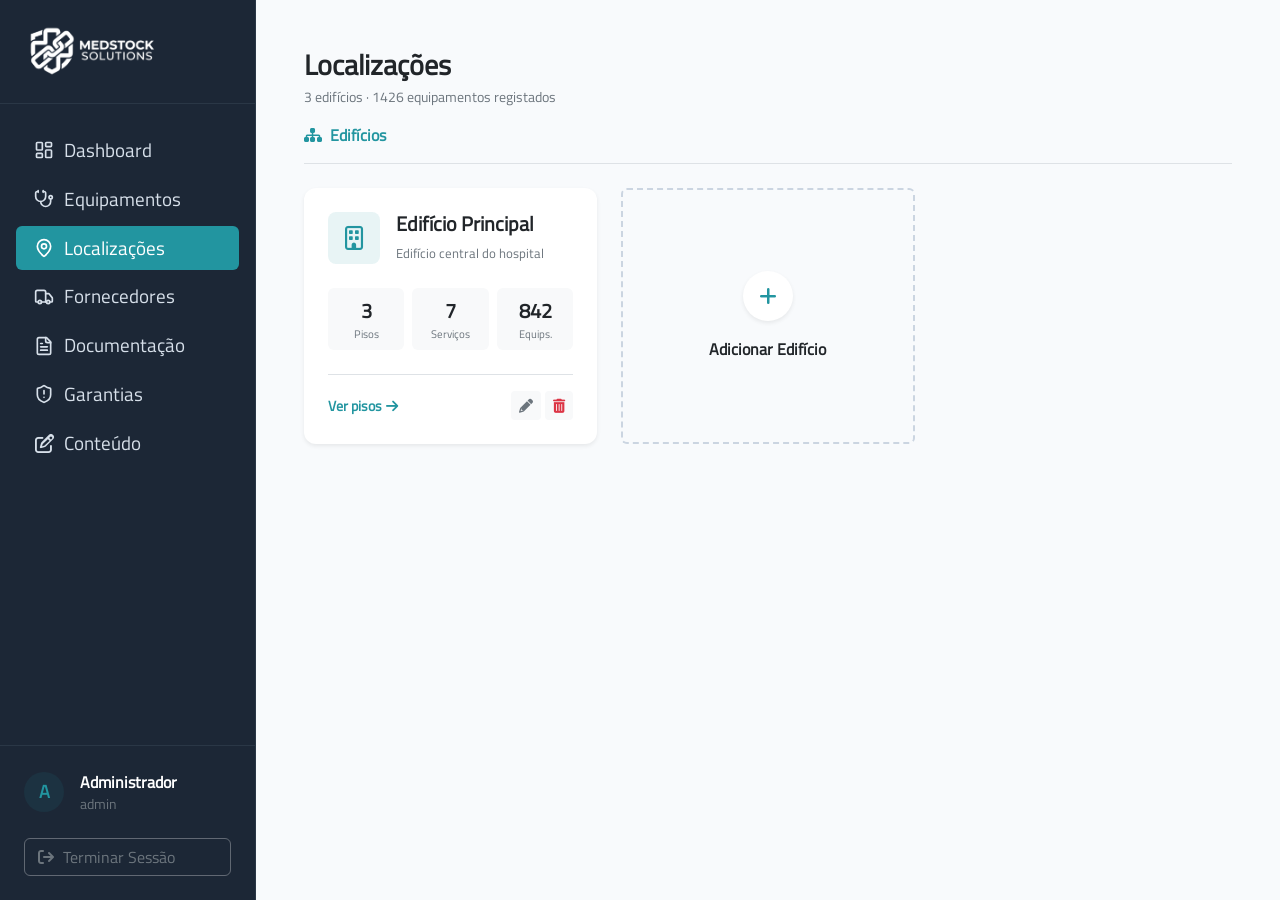
<file: private/localizacoes/lista_loc.html>
<!DOCTYPE html>
<html lang="pt-PT">

<head>
    <meta charset="UTF-8">
    <meta name="viewport" content="width=device-width, initial-scale=1.0">
    <title>MedStock — Localizações</title>

    <link rel="stylesheet" href="../../assets/bootstrap/bootstrap.min.css">
    <link rel="stylesheet" href="../../assets/fontawesome/all.min.css">
    <link rel="stylesheet" href="../../assets/css/1231184.css">
</head>

<body class="d-flex vh-100 overflow-hidden bg-backend">

    <aside class="sidebar-backend d-none d-md-flex flex-column flex-shrink-0 h-100" style="width: 256px;">
        <div class="p-4 sidebar-border-light border-bottom">
            <div class="d-flex align-items-center gap-2">
                <img src="../../assets/img/logotipo.png" alt="MedStock Logo" style="height: 55px; width: auto;">
            </div>
        </div>

        <nav class="flex-grow-1 overflow-auto sidebar-scroll py-4 px-3">
            <ul class="nav flex-column gap-1">
                <li class="nav-item">
                    <a href="../dashboard/dashboard.html" class="nav-link sidebar-item d-flex align-items-center gap-2 py-2 px-3">
                        <svg xmlns="http://www.w3.org/2000/svg" width="20" height="20" viewBox="0 0 24 24" fill="none"
                            stroke="currentColor" stroke-width="2" stroke-linecap="round" stroke-linejoin="round">
                            <rect width="7" height="9" x="3" y="3" rx="1"></rect>
                            <rect width="7" height="5" x="14" y="3" rx="1"></rect>
                            <rect width="7" height="9" x="14" y="12" rx="1"></rect>
                            <rect width="7" height="5" x="3" y="16" rx="1"></rect>
                        </svg>
                        <span class="fw-medium">Dashboard</span>
                    </a>
                </li>
                <li class="nav-item">
                    <a href="../equipamentos/lista_equi.html"
                        class="nav-link sidebar-item d-flex align-items-center gap-2 py-2 px-3">
                        <svg xmlns="http://www.w3.org/2000/svg" width="20" height="20" viewBox="0 0 24 24" fill="none"
                            stroke="currentColor" stroke-width="2" stroke-linecap="round" stroke-linejoin="round">
                            <path d="M11 2v2"></path>
                            <path d="M5 2v2"></path>
                            <path d="M5 3H4a2 2 0 0 0-2 2v4a6 6 0 0 0 12 0V5a2 2 0 0 0-2-2h-1"></path>
                            <path d="M8 15a6 6 0 0 0 12 0v-3"></path>
                            <circle cx="20" cy="10" r="2"></circle>
                        </svg>
                        <span class="fw-medium">Equipamentos</span>
                    </a>
                </li>
                <li class="nav-item">
                    <a href="../localizacoes/lista_loc.html"
                        class="nav-link sidebar-item active d-flex align-items-center gap-2 py-2 px-3">
                        <svg xmlns="http://www.w3.org/2000/svg" width="20" height="20" viewBox="0 0 24 24" fill="none"
                            stroke="currentColor" stroke-width="2" stroke-linecap="round" stroke-linejoin="round">
                            <path
                                d="M20 10c0 4.993-5.539 10.193-7.399 11.799a1 1 0 0 1-1.202 0C9.539 20.193 4 14.993 4 10a8 8 0 0 1 16 0">
                            </path>
                            <circle cx="12" cy="10" r="3"></circle>
                        </svg>
                        <span class="fw-medium">Localizações</span>
                    </a>
                </li>
                <li class="nav-item">
                    <a href="../fornecedores/lista_fornecedores.html"
                        class="nav-link sidebar-item d-flex align-items-center gap-2 py-2 px-3">
                        <svg xmlns="http://www.w3.org/2000/svg" width="20" height="20" viewBox="0 0 24 24" fill="none"
                            stroke="currentColor" stroke-width="2" stroke-linecap="round" stroke-linejoin="round">
                            <path d="M14 18V6a2 2 0 0 0-2-2H4a2 2 0 0 0-2 2v11a1 1 0 0 0 1 1h2"></path>
                            <path d="M15 18H9"></path>
                            <path d="M19 18h2a1 1 0 0 0 1-1v-3.65a1 1 0 0 0-.22-.624l-3.48-4.35A1 1 0 0 0 17.52 8H14">
                            </path>
                            <circle cx="17" cy="18" r="2"></circle>
                            <circle cx="7" cy="18" r="2"></circle>
                        </svg>
                        <span class="fw-medium">Fornecedores</span>
                    </a>
                </li>
                <li class="nav-item">
                    <a href="../documentacao/lista_docs.html"
                        class="nav-link sidebar-item d-flex align-items-center gap-2 py-2 px-3">
                        <svg xmlns="http://www.w3.org/2000/svg" width="20" height="20" viewBox="0 0 24 24" fill="none"
                            stroke="currentColor" stroke-width="2" stroke-linecap="round" stroke-linejoin="round">
                            <path d="M15 2H6a2 2 0 0 0-2 2v16a2 2 0 0 0 2 2h12a2 2 0 0 0 2-2V7Z"></path>
                            <path d="M14 2v4a2 2 0 0 0 2 2h4"></path>
                            <path d="M10 9H8"></path>
                            <path d="M16 13H8"></path>
                            <path d="M16 17H8"></path>
                        </svg>
                        <span class="fw-medium">Documentação</span>
                    </a>
                </li>
                <li class="nav-item">
                    <a href="../garantias/lista_garantias.html"
                        class="nav-link sidebar-item d-flex align-items-center gap-2 py-2 px-3">
                        <svg xmlns="http://www.w3.org/2000/svg" width="20" height="20" viewBox="0 0 24 24" fill="none"
                            stroke="currentColor" stroke-width="2" stroke-linecap="round" stroke-linejoin="round">
                            <path
                                d="M20 13c0 5-3.5 7.5-7.66 8.95a1 1 0 0 1-.67-.01C7.5 20.5 4 18 4 13V6a1 1 0 0 1 1-1c2 0 4.5-1.2 6.24-2.72a1.17 1.17 0 0 1 1.52 0C14.51 3.81 17 5 19 5a1 1 0 0 1 1 1z">
                            </path>
                            <path d="M12 8v4"></path>
                            <path d="M12 16h.01"></path>
                        </svg>
                        <span class="fw-medium">Garantias</span>
                    </a>
                </li>
                <li class="nav-item">
                    <a href="../conteudo/conteudo.html"
                        class="nav-link sidebar-item d-flex align-items-center gap-2 py-2 px-3">
                        <i class="fa-regular fa-pen-to-square"></i>
                        <span class="fw-medium">
                            Conteúdo
                        </span>
                    </a>
                </li>
            </ul>
        </nav>

        <div class="p-4 sidebar-border-light border-top">
            <div class="d-flex align-items-center gap-3 mb-4">
                <div class="rounded-circle d-flex align-items-center justify-content-center fw-bold bg-brand-subtle text-brand"
                    style="width: 40px; height: 40px; font-size: 1.1rem;">A</div>
                <div class="d-flex flex-column overflow-hidden">
                    <span class="text-white text-truncate fs-6 fw-semibold">Administrador</span>
                    <span class="text-secondary text-truncate" style="font-size: 0.85rem;">admin</span>
                </div>
            </div>
            <a href="../../public/index.html"
                class="btn btn-outline-secondary w-100 text-start border-0 text-secondary d-flex align-items-center gap-2 fs-6 shadow-none hover-white-btn">
                <i class="fa-solid fa-arrow-right-from-bracket"></i> Terminar Sessão
            </a>
        </div>
    </aside>

    <main class="flex-grow-1 overflow-auto p-4 p-md-5">

        <header class="d-md-none d-flex align-items-center justify-content-between mb-4 pb-3 border-bottom">
            <div class="d-flex align-items-center gap-2">
                <i class="fa-solid fa-stethoscope fs-5 text-brand"></i>
                <h1 class="h5 fw-bold mb-0 text-dark">MedStock</h1>
            </div>
            <button class="btn btn-light border-0 shadow-sm"><i class="fa-solid fa-bars"></i></button>
        </header>

        <div class="d-flex flex-column flex-md-row align-items-md-center justify-content-between mb-3 gap-3">
            <div>
                <h1 class="h3 fw-bold text-dark mb-1">Localizações</h1>
                <p class="text-muted small mb-0" id="header-subtitle">3 edifícios · 1426 equipamentos registados</p>
            </div>
        </div>

        <nav aria-label="breadcrumb" class="mb-4 pb-3 border-bottom">
            <ol class="breadcrumb mb-0" id="dynamic-breadcrumb">
                <li class="breadcrumb-item active fw-bold text-brand" aria-current="page">
                    <i class="fa-solid fa-sitemap me-1"></i> Edifícios
                </li>
            </ol>
        </nav>

        <div id="view-edificios" class="loc-view">

            <div class="row row-cols-1 row-cols-md-2 row-cols-xl-3 g-4 mb-4">
                <div class="col">
                    <div class="card dash-card h-100 border-0 shadow-sm card-hover cursor-pointer"
                        onclick="goToPisos('Edifício Principal')">
                        <div class="card-body p-4">
                            <div class="d-flex align-items-center gap-3 mb-4">
                                <div class="rounded-3 d-flex align-items-center justify-content-center bg-brand-subtle text-brand"
                                    style="width: 52px; height: 52px; font-size: 1.5rem;">
                                    <i class="fa-regular fa-building"></i>
                                </div>
                                <div>
                                    <h5 class="fw-bold text-dark mb-1">Edifício Principal</h5>
                                    <span class="text-muted" style="font-size: 0.8rem;">Edifício central do
                                        hospital</span>
                                </div>
                            </div>
                            <div class="row g-2 mb-4">
                                <div class="col-4">
                                    <div class="bg-light rounded p-2 text-center h-100">
                                        <div class="fs-5 fw-bold text-dark">3</div>
                                        <div class="text-muted" style="font-size: 0.7rem;">Pisos</div>
                                    </div>
                                </div>
                                <div class="col-4">
                                    <div class="bg-light rounded p-2 text-center h-100">
                                        <div class="fs-5 fw-bold text-dark">7</div>
                                        <div class="text-muted" style="font-size: 0.7rem;">Serviços</div>
                                    </div>
                                </div>
                                <div class="col-4">
                                    <div class="bg-light rounded p-2 text-center h-100">
                                        <div class="fs-5 fw-bold text-dark">842</div>
                                        <div class="text-muted" style="font-size: 0.7rem;">Equips.</div>
                                    </div>
                                </div>
                            </div>
                            <div class="d-flex align-items-center justify-content-between mt-auto pt-3 border-top">
                                <span class="text-brand small fw-semibold d-flex align-items-center gap-1">Ver pisos <i
                                        class="fa-solid fa-arrow-right"></i></span>

                                <div class="d-flex align-items-center gap-1">
                                    <button type="button" class="btn btn-sm btn-light text-secondary border-0 px-2 py-1"
                                        onclick="event.stopPropagation();" data-bs-toggle="modal"
                                        data-bs-target="#modalEditarEdificio" title="Editar">
                                        <i class="fa-solid fa-pencil"></i>
                                    </button>
                                    <button type="button" class="btn btn-sm btn-light text-danger border-0 px-2 py-1"
                                        onclick="event.stopPropagation();" data-bs-toggle="modal"
                                        data-bs-target="#modalRemoverEdificio" title="Remover">
                                        <i class="fa-solid fa-trash-can"></i>
                                    </button>
                                </div>
                            </div>
                        </div>
                    </div>
                </div>

                <div class="col">
                    <div class="card h-100 card-dashed bg-transparent cursor-pointer" data-bs-toggle="modal"
                        data-bs-target="#modalNovoEdificio" style="min-height: 220px;">
                        <div
                            class="card-body d-flex flex-column align-items-center justify-content-center text-muted transition-all">
                            <div class="rounded-circle bg-white shadow-sm d-flex align-items-center justify-content-center mb-3"
                                style="width: 50px; height: 50px;"><i class="fa-solid fa-plus fs-5 text-brand"></i>
                            </div>
                            <span class="fw-semibold text-dark">Adicionar Edifício</span>
                        </div>
                    </div>
                </div>
            </div>
        </div>

        <div id="view-pisos" class="loc-view d-none">
            <p class="text-muted small mb-3"><i class="fa-solid fa-circle-info me-1 text-brand"></i> Pisos do <strong
                    id="lbl-edificio">Edifício Principal</strong>. Clica num piso para ver os serviços.</p>

            <div class="row row-cols-1 row-cols-md-3 g-4 mb-4">
                <div class="col">
                    <div class="card dash-card h-100 border-0 shadow-sm card-hover cursor-pointer"
                        onclick="goToServicos('Edifício Principal', 'Piso 1')">
                        <div class="card-body p-4">
                            <div class="d-flex align-items-center gap-3 mb-3">
                                <div class="rounded-3 d-flex align-items-center justify-content-center bg-brand-subtle text-brand"
                                    style="width: 44px; height: 44px; font-size: 1.2rem;">
                                    <i class="fa-solid fa-layer-group"></i>
                                </div>
                                <div>
                                    <h6 class="fw-bold text-dark mb-0">Piso 1</h6>
                                    <span class="text-muted" style="font-size: 0.75rem;">UCI e Bloco Operatório</span>
                                </div>
                            </div>
                            <div class="d-flex gap-2 mb-3">
                                <div class="bg-light rounded px-3 py-2 flex-fill text-center">
                                    <div class="fs-5 fw-bold text-dark">2</div>
                                    <div class="text-muted" style="font-size: 0.7rem;">Serviços</div>
                                </div>
                                <div class="bg-light rounded px-3 py-2 flex-fill text-center">
                                    <div class="fs-5 fw-bold text-dark">312</div>
                                    <div class="text-muted" style="font-size: 0.7rem;">Equips.</div>
                                </div>
                            </div>
                            <div class="d-flex align-items-center justify-content-between mt-auto pt-3 border-top">
                                <span class="text-brand small fw-semibold d-flex align-items-center gap-1">Ver Serviços <i
                                        class="fa-solid fa-arrow-right"></i></span>

                                <div class="d-flex align-items-center gap-1">
                                    <button type="button" class="btn btn-sm btn-light text-secondary border-0 px-2 py-1"
                                        onclick="event.stopPropagation();" data-bs-toggle="modal"
                                        data-bs-target="#modalEditarPiso" title="Editar">
                                        <i class="fa-solid fa-pencil"></i>
                                    </button>
                                    <button type="button" class="btn btn-sm btn-light text-danger border-0 px-2 py-1"
                                        onclick="event.stopPropagation();" data-bs-toggle="modal"
                                        data-bs-target="#modalRemoverPiso" title="Remover">
                                        <i class="fa-solid fa-trash-can"></i>
                                    </button>
                                </div>
                            </div>
                        </div>
                    </div>
                </div>

                <div class="col">
                    <div class="card h-100 card-dashed bg-transparent cursor-pointer" data-bs-toggle="modal"
                        data-bs-target="#modalNovoPiso">
                        <div
                            class="card-body d-flex flex-column align-items-center justify-content-center text-muted transition-all">
                            <i class="fa-solid fa-plus fs-5 mb-2 text-brand"></i>
                            <span class="fw-semibold text-dark small">Adicionar Piso</span>
                        </div>
                    </div>
                </div>
            </div>
        </div>

        <div id="view-servicos" class="loc-view d-none">
            <p class="text-muted small mb-3"><i class="fa-solid fa-circle-info me-1 text-brand"></i> Serviços do <strong
                    id="lbl-piso">Piso 1</strong>. Clica num serviço para ver as salas.</p>

            <div class="row row-cols-1 row-cols-md-2 g-4 mb-4">
                <div class="col">
                    <div class="card dash-card h-100 border-0 shadow-sm card-hover cursor-pointer"
                        onclick="goToSalas('Edifício Principal', 'Piso 1', 'UCI')">
                        <div class="card-body p-4">
                            <div class="d-flex justify-content-between align-items-start mb-3">
                                <div class="d-flex align-items-center gap-3">
                                    <div class="rounded-3 d-flex align-items-center justify-content-center bg-brand-subtle text-brand"
                                        style="width: 44px; height: 44px; font-size: 1.2rem;">
                                        <i class="fa-solid fa-heart-pulse"></i>
                                    </div>
                                    <div>
                                        <h6 class="fw-bold text-dark mb-0">UCI</h6>
                                        <span class="text-muted" style="font-size: 0.75rem;">4 salas</span>
                                    </div>
                                </div>
                                <span class="badge badge-soft-danger"><i
                                        class="fa-solid fa-triangle-exclamation me-1"></i> 48 Críticos</span>
                            </div>

                            <div class="mb-3">
                                <div class="d-flex justify-content-between text-muted small mb-1"
                                    style="font-size: 0.75rem;">
                                    <span>Estado dos equipamentos</span><span>186 total</span>
                                </div>
                                <div class="progress" style="height: 6px;">
                                    <div class="progress-bar bg-success" role="progressbar" style="width: 90%"
                                        aria-valuenow="90" aria-valuemin="0" aria-valuemax="100"></div>
                                    <div class="progress-bar bg-warning" role="progressbar" style="width: 10%"
                                        aria-valuenow="10" aria-valuemin="0" aria-valuemax="100"></div>
                                </div>
                            </div>

                            <div class="d-flex align-items-center justify-content-between mt-auto pt-3 border-top">
                                <span class="text-brand small fw-semibold d-flex align-items-center gap-1">Ver Salas <i
                                        class="fa-solid fa-arrow-right"></i></span>

                                <div class="d-flex align-items-center gap-1">
                                    <button type="button" class="btn btn-sm btn-light text-secondary border-0 px-2 py-1"
                                        onclick="event.stopPropagation();" data-bs-toggle="modal"
                                        data-bs-target="#modalEditarServico" title="Editar">
                                        <i class="fa-solid fa-pencil"></i>
                                    </button>
                                    <button type="button" class="btn btn-sm btn-light text-danger border-0 px-2 py-1"
                                        onclick="event.stopPropagation();" data-bs-toggle="modal"
                                        data-bs-target="#modalRemoverServico" title="Remover">
                                        <i class="fa-solid fa-trash-can"></i>
                                    </button>
                                </div>
                            </div>
                        </div>
                    </div>
                </div>

                <div class="col">
                    <div class="card h-100 card-dashed bg-transparent cursor-pointer" data-bs-toggle="modal"
                        data-bs-target="#modalNovoServico">
                        <div
                            class="card-body d-flex flex-column align-items-center justify-content-center text-muted transition-all">
                            <i class="fa-solid fa-plus fs-5 mb-2 text-brand"></i>
                            <span class="fw-semibold text-dark small">Adicionar Serviço</span>
                        </div>
                    </div>
                </div>
            </div>
        </div>

        <div id="view-salas" class="loc-view d-none">
            <div class="d-flex justify-content-between align-items-center mb-4">
                <p class="text-muted small mb-0"><i class="fa-solid fa-circle-info me-1 text-brand"></i> Visão geral do
                    serviço <strong id="lbl-servico">UCI</strong>.</p>
            </div>

            <div class="row row-cols-2 row-cols-md-4 g-3 mb-4">
                <div class="col"><div class="card border border-primary-subtle bg-primary-subtle bg-opacity-10 shadow-none h-100 p-3"><h3 class="fw-bold text-primary mb-0">186</h3><span class="text-muted small">Equipamentos</span></div></div>
                <div class="col"><div class="card border border-success-subtle bg-success-subtle bg-opacity-10 shadow-none h-100 p-3"><h3 class="fw-bold text-success mb-0">174</h3><span class="text-muted small">Ativos</span></div></div>
                <div class="col"><div class="card border border-warning-subtle bg-warning-subtle bg-opacity-10 shadow-none h-100 p-3"><h3 class="fw-bold text-warning mb-0">12</h3><span class="text-muted small">Em Manutenção</span></div></div>
                <div class="col"><div class="card border border-danger-subtle bg-danger-subtle bg-opacity-10 shadow-none h-100 p-3"><h3 class="fw-bold text-danger mb-0">48</h3><span class="text-muted small">Suporte de Vida</span></div></div>
            </div>

            <h6 class="fw-bold text-dark mb-3 mt-4">Salas Registadas</h6>
            
            <div class="row row-cols-1 row-cols-md-2 row-cols-xl-3 g-4 mb-4">
                
                <div class="col">
                    <div class="card border-0 shadow-sm h-100 p-3 card-hover">
                        <div class="d-flex justify-content-between align-items-start mb-3">
                            <div class="d-flex align-items-center gap-3">
                                <div class="rounded-3 d-flex align-items-center justify-content-center bg-light text-secondary" style="width: 44px; height: 44px; font-size: 1.25rem;">
                                    <i class="fa-solid fa-door-closed"></i>
                                </div>
                                <div>
                                    <h6 class="fw-bold text-dark mb-0">UCI-1</h6>
                                    <span class="text-muted" style="font-size: 0.75rem;">Sala de Isolamento</span>
                                </div>
                            </div>
                            <div class="d-flex gap-1">
                                <button type="button" class="btn btn-sm btn-light text-secondary border-0 px-2 py-1" data-bs-toggle="modal" data-bs-target="#modalEditarSala" title="Editar"><i class="fa-solid fa-pencil"></i></button>
                                <button type="button" class="btn btn-sm btn-light text-danger border-0 px-2 py-1" data-bs-toggle="modal" data-bs-target="#modalRemoverSala" title="Remover"><i class="fa-solid fa-trash-can"></i></button>
                            </div>
                        </div>
                        
                        <div class="mt-auto pt-3 border-top d-flex justify-content-between align-items-center">
                            <span class="badge bg-light text-dark border px-2 py-1"><i class="fa-solid fa-stethoscope text-brand me-1"></i> 12 Equip.</span>
                            <a href="../equipamentos/lista_equi.html" class="btn btn-sm btn-brand-subtle text-brand fw-semibold text-decoration-none px-3 shadow-none">
                                Ver Equipamentos &rarr;
                            </a>
                        </div>
                    </div>
                </div>

                <div class="col">
                    <div class="card border-0 shadow-sm h-100 p-3 card-hover">
                        <div class="d-flex justify-content-between align-items-start mb-3">
                            <div class="d-flex align-items-center gap-3">
                                <div class="rounded-3 d-flex align-items-center justify-content-center bg-light text-secondary" style="width: 44px; height: 44px; font-size: 1.25rem;">
                                    <i class="fa-solid fa-door-closed"></i>
                                </div>
                                <div>
                                    <h6 class="fw-bold text-dark mb-0">UCI-2</h6>
                                    <span class="text-muted" style="font-size: 0.75rem;">Quarto Standard</span>
                                </div>
                            </div>
                            <div class="d-flex gap-1">
                                <button type="button" class="btn btn-sm btn-light text-secondary border-0 px-2 py-1" data-bs-toggle="modal" data-bs-target="#modalEditarSala" title="Editar"><i class="fa-solid fa-pencil"></i></button>
                                <button type="button" class="btn btn-sm btn-light text-danger border-0 px-2 py-1" data-bs-toggle="modal" data-bs-target="#modalRemoverSala" title="Remover"><i class="fa-solid fa-trash-can"></i></button>
                            </div>
                        </div>
                        <div class="mt-auto pt-3 border-top d-flex justify-content-between align-items-center">
                            <span class="badge bg-light text-dark border px-2 py-1"><i class="fa-solid fa-stethoscope text-brand me-1"></i> 8 Equip.</span>
                            <a href="../equipamentos/lista_equi.html" class="btn btn-sm btn-brand-subtle text-brand fw-semibold text-decoration-none px-3 shadow-none">
                                Ver Equipamentos &rarr;
                            </a>
                        </div>
                    </div>
                </div>

                <div class="col">
                    <div class="card h-100 card-dashed bg-transparent cursor-pointer" data-bs-toggle="modal" data-bs-target="#modalNovaSala" style="min-height: 120px;">
                        <div class="card-body d-flex flex-column align-items-center justify-content-center text-muted p-2">
                            <div class="rounded-circle bg-white shadow-sm d-flex align-items-center justify-content-center mb-2" style="width: 36px; height: 36px;">
                                <i class="fa-solid fa-plus text-brand"></i>
                            </div>
                            <span class="fw-semibold text-dark small text-center">Nova Sala</span>
                        </div>
                    </div>
                </div>

            </div>
        </div>

    </main>

    <!-- Modal Novo Edificio, Piso, Serviço e Sala -->
    <div class="modal fade" id="modalNovoEdificio" tabindex="-1" aria-labelledby="modalNovoEdificioLabel"
        aria-hidden="true">
        <div class="modal-dialog modal-dialog-centered">
            <div class="modal-content border-0 shadow-lg">

                <div class="modal-header border-0 px-4 pt-4 pb-2">
                    <div class="d-flex align-items-center gap-3">
                        <div class="rounded-3 d-flex align-items-center justify-content-center bg-brand-subtle text-brand"
                            style="width: 42px; height: 42px; font-size: 1.25rem;">
                            <i class="fa-solid fa-building"></i>
                        </div>
                        <div>
                            <h5 class="modal-title fw-bold text-dark mb-0" id="modalNovoEdificioLabel">Novo Edifício
                            </h5>
                            <p class="text-muted small mb-0 mt-1">Adicione um novo edifício ao complexo</p>
                        </div>
                    </div>
                    <button type="button" class="btn-close shadow-none" data-bs-dismiss="modal"
                        aria-label="Fechar"></button>
                </div>

                <div class="modal-body px-4 pt-3 pb-4">
                    <form id="formNovoEdificio">

                        <div class="mb-3">
                            <label class="form-label fw-medium small mb-1">Nome do Edifício *</label>
                            <input type="text" class="form-control shadow-sm" placeholder="Ex: Edifício Central"
                                required>
                        </div>

                        <div class="mb-4">
                            <label class="form-label fw-medium small mb-1">Descrição</label>
                            <input type="text" class="form-control shadow-sm" placeholder="Ex: Maternidade e Pediatria">
                        </div>

                        <div class="p-3 bg-light rounded-3 border">
                            <p class="fw-semibold text-dark mb-2 small"><i
                                    class="fa-solid fa-layer-group me-1 text-brand"></i> Geração de Pisos</p>
                            <p class="text-muted mb-3" style="font-size: 0.75rem;">Defina a quantidade de pisos. O
                                sistema irá criá-los automaticamente (ex: Piso 0, Piso 1...).</p>

                            <div class="row g-3">
                                <div class="col-6">
                                    <label class="form-label fw-medium small mb-1 text-muted">Pisos acima do
                                        solo</label>
                                    <input type="number" class="form-control shadow-sm" placeholder="Ex: 3" min="1"
                                        required>
                                </div>
                                <div class="col-6">
                                    <label class="form-label fw-medium small mb-1 text-muted">Pisos subterrâneos</label>
                                    <input type="number" class="form-control shadow-sm" placeholder="Ex: 1" min="0"
                                        value="0">
                                </div>
                            </div>
                        </div>

                    </form>
                </div>

                <div class="modal-footer border-0 px-4 pb-4 pt-0">
                    <button type="button" class="btn btn-light border px-4" data-bs-dismiss="modal">Cancelar</button>
                    <button type="submit" form="formNovoEdificio" class="btn btn-brand px-4 shadow-sm fw-bold">
                        Criar Edifício
                    </button>
                </div>

            </div>
        </div>
    </div>

    <div class="modal fade" id="modalNovoPiso" tabindex="-1" aria-labelledby="modalNovoPisoLabel" aria-hidden="true">
        <div class="modal-dialog modal-dialog-centered">
            <div class="modal-content border-0 shadow-lg">
                <div class="modal-header border-0 px-4 pt-4 pb-2">
                    <div class="d-flex align-items-center gap-3">
                        <div class="rounded-3 d-flex align-items-center justify-content-center bg-brand-subtle text-brand"
                            style="width: 42px; height: 42px; font-size: 1.25rem;">
                            <i class="fa-solid fa-layer-group"></i>
                        </div>
                        <div>
                            <h5 class="modal-title fw-bold text-dark mb-0" id="modalNovoPisoLabel">Novo Piso</h5>
                            <p class="text-muted small mb-0 mt-1">Adicionar ao <span id="modal-lbl-edificio-piso"
                                    class="fw-medium text-dark">Edifício Atual</span></p>
                        </div>
                    </div>
                    <button type="button" class="btn-close shadow-none" data-bs-dismiss="modal"
                        aria-label="Fechar"></button>
                </div>
                <div class="modal-body px-4 pt-3 pb-4">
                    <form id="formNovoPiso">
                        <div class="row g-3">
                            <div class="col-md-5">
                                <label class="form-label fw-medium small mb-1">Piso (Nº/Nome) *</label>
                                <input type="text" class="form-control shadow-sm" placeholder="Ex: Piso 2" required>
                            </div>
                            <div class="col-md-7">
                                <label class="form-label fw-medium small mb-1">Serviço</label>
                                <input type="text" class="form-control shadow-sm" placeholder="Ex: Consultas Externas">
                            </div>
                        </div>
                    </form>
                </div>
                <div class="modal-footer border-0 px-4 pb-4 pt-0">
                    <button type="button" class="btn btn-light border px-4" data-bs-dismiss="modal">Cancelar</button>
                    <button type="submit" form="formNovoPiso" class="btn btn-brand px-4 shadow-sm fw-bold">Criar
                        Piso</button>
                </div>
            </div>
        </div>
    </div>

    <div class="modal fade" id="modalNovoServico" tabindex="-1" aria-labelledby="modalNovoServicoLabel"
        aria-hidden="true">
        <div class="modal-dialog modal-dialog-centered">
            <div class="modal-content border-0 shadow-lg">
                <div class="modal-header border-0 px-4 pt-4 pb-2">
                    <div class="d-flex align-items-center gap-3">
                        <div class="rounded-3 d-flex align-items-center justify-content-center bg-brand-subtle text-brand"
                            style="width: 42px; height: 42px; font-size: 1.25rem;">
                            <i class="fa-solid fa-heart-pulse"></i>
                        </div>
                        <div>
                            <h5 class="modal-title fw-bold text-dark mb-0" id="modalNovoServicoLabel">Novo Serviço</h5>
                            <p class="text-muted small mb-0 mt-1">Adicionar ao <span class="fw-medium text-dark">Piso
                                    Atual</span></p>
                        </div>
                    </div>
                    <button type="button" class="btn-close shadow-none" data-bs-dismiss="modal"
                        aria-label="Fechar"></button>
                </div>
                <div class="modal-body px-4 pt-3 pb-4">
                    <form id="formNovoServico">
                        <div class="mb-3">
                            <label class="form-label fw-medium small mb-1">Nome do Serviço *</label>
                            <input type="text" class="form-control shadow-sm" placeholder="Ex: Cardiologia" required>
                        </div>
                        <div class="mb-3">
                            <label class="form-label fw-medium small mb-1">Diretor / Responsável (Opcional)</label>
                            <input type="text" class="form-control shadow-sm" placeholder="Nome do responsável">
                        </div>
                        <div class="mb-1">
                            <label class="form-label fw-medium small mb-1">Centro de Custo (Opcional)</label>
                            <input type="text" class="form-control shadow-sm" placeholder="Ex: CC-12345">
                        </div>
                    </form>
                </div>
                <div class="modal-footer border-0 px-4 pb-4 pt-0">
                    <button type="button" class="btn btn-light border px-4" data-bs-dismiss="modal">Cancelar</button>
                    <button type="submit" form="formNovoServico" class="btn btn-brand px-4 shadow-sm fw-bold">Criar
                        Serviço</button>
                </div>
            </div>
        </div>
    </div>

    <div class="modal fade" id="modalNovaSala" tabindex="-1" aria-labelledby="modalNovaSalaLabel" aria-hidden="true">
        <div class="modal-dialog modal-dialog-centered">
            <div class="modal-content border-0 shadow-lg">
                <div class="modal-header border-0 px-4 pt-4 pb-2">
                    <div class="d-flex align-items-center gap-3">
                        <div class="rounded-3 d-flex align-items-center justify-content-center bg-brand-subtle text-brand"
                            style="width: 42px; height: 42px; font-size: 1.25rem;">
                            <i class="fa-solid fa-door-closed"></i>
                        </div>
                        <div>
                            <h5 class="modal-title fw-bold text-dark mb-0" id="modalNovaSalaLabel">Nova Sala</h5>
                            <p class="text-muted small mb-0 mt-1">Adicionar ao serviço atual</p>
                        </div>
                    </div>
                    <button type="button" class="btn-close shadow-none" data-bs-dismiss="modal"
                        aria-label="Fechar"></button>
                </div>
                <div class="modal-body px-4 pt-3 pb-4">
                    <form id="formNovaSala">

                        <div class="mb-3">
                            <label class="form-label fw-medium small mb-1">Nome / Identificação da Sala *</label>
                            <input type="text" class="form-control shadow-sm"
                                placeholder="Ex: Gabinete 3, BO-1, Enfermaria A..." required>
                        </div>

                        <div class="mb-1">
                            <label class="form-label fw-medium small mb-1">Observações (Opcional)</label>
                            <textarea class="form-control shadow-sm" rows="2"
                                placeholder="Notas adicionais sobre este espaço..."></textarea>
                        </div>

                    </form>
                </div>
                <div class="modal-footer border-0 px-4 pb-4 pt-0">
                    <button type="button" class="btn btn-light border px-4" data-bs-dismiss="modal">Cancelar</button>
                    <button type="submit" form="formNovaSala" class="btn btn-brand px-4 shadow-sm fw-bold">Criar
                        Sala</button>
                </div>
            </div>
        </div>
    </div>


    <!-- Modal Editar Edificio, Piso, Serviço e Sala -->
    <div class="modal fade" id="modalEditarEdificio" tabindex="-1" aria-labelledby="modalEditarEdificioLabel"
        aria-hidden="true">
        <div class="modal-dialog modal-dialog-centered">
            <div class="modal-content border-0 shadow-lg">
                <div class="modal-header border-0 px-4 pt-4 pb-2">
                    <div class="d-flex align-items-center gap-3">
                        <div class="rounded-3 d-flex align-items-center justify-content-center bg-brand-subtle text-brand"
                            style="width: 42px; height: 42px; font-size: 1.25rem;">
                            <i class="fa-solid fa-building"></i>
                        </div>
                        <div>
                            <h5 class="modal-title fw-bold text-dark mb-0" id="modalEditarEdificioLabel">Editar Edifício
                            </h5>
                            <p class="text-muted small mb-0 mt-1">Atualize os dados do edifício selecionado</p>
                        </div>
                    </div>
                    <button type="button" class="btn-close shadow-none" data-bs-dismiss="modal"
                        aria-label="Fechar"></button>
                </div>
                <div class="modal-body px-4 pt-3 pb-4">
                    <form id="formEditarEdificio">
                        <div class="mb-3">
                            <label class="form-label fw-medium small mb-1">Nome do Edifício *</label>
                            <input type="text" class="form-control shadow-sm" value="Edifício Principal" required>
                        </div>
                        <div class="mb-1">
                            <label class="form-label fw-medium small mb-1">Descrição</label>
                            <input type="text" class="form-control shadow-sm" value="Edifício central do hospital">
                        </div>
                    </form>
                </div>
                <div class="modal-footer border-0 px-4 pb-4 pt-0">
                    <button type="button" class="btn btn-light border px-4" data-bs-dismiss="modal">Cancelar</button>
                    <button type="submit" form="formEditarEdificio" class="btn btn-brand px-4 shadow-sm fw-bold">Guardar
                        Alterações</button>
                </div>
            </div>
        </div>
    </div>

    <div class="modal fade" id="modalEditarPiso" tabindex="-1" aria-labelledby="modalEditarPisoLabel"
        aria-hidden="true">
        <div class="modal-dialog modal-dialog-centered">
            <div class="modal-content border-0 shadow-lg">
                <div class="modal-header border-0 px-4 pt-4 pb-2">
                    <div class="d-flex align-items-center gap-3">
                        <div class="rounded-3 d-flex align-items-center justify-content-center bg-brand-subtle text-brand"
                            style="width: 42px; height: 42px; font-size: 1.25rem;">
                            <i class="fa-solid fa-layer-group"></i>
                        </div>
                        <div>
                            <h5 class="modal-title fw-bold text-dark mb-0" id="modalEditarPisoLabel">Editar Piso</h5>
                        </div>
                    </div>
                    <button type="button" class="btn-close shadow-none" data-bs-dismiss="modal"
                        aria-label="Fechar"></button>
                </div>
                <div class="modal-body px-4 pt-3 pb-4">
                    <form id="formEditarPiso">
                        <div class="row g-3">
                            <div class="col-md-5">
                                <label class="form-label fw-medium small mb-1">Piso (Nº/Nome) *</label>
                                <input type="text" class="form-control shadow-sm" value="Piso 1" required>
                            </div>
                            <div class="col-md-7">
                                <label class="form-label fw-medium small mb-1">Descrição</label>
                                <input type="text" class="form-control shadow-sm" value="UCI e Bloco Operatório">
                            </div>
                        </div>
                    </form>
                </div>
                <div class="modal-footer border-0 px-4 pb-4 pt-0">
                    <button type="button" class="btn btn-light border px-4" data-bs-dismiss="modal">Cancelar</button>
                    <button type="submit" form="formEditarPiso" class="btn btn-brand px-4 shadow-sm fw-bold">Guardar
                        Alterações</button>
                </div>
            </div>
        </div>
    </div>

    <div class="modal fade" id="modalEditarServico" tabindex="-1" aria-labelledby="modalEditarServicoLabel"
        aria-hidden="true">
        <div class="modal-dialog modal-dialog-centered">
            <div class="modal-content border-0 shadow-lg">
                <div class="modal-header border-0 px-4 pt-4 pb-2">
                    <div class="d-flex align-items-center gap-3">
                        <div class="rounded-3 d-flex align-items-center justify-content-center bg-brand-subtle text-brand"
                            style="width: 42px; height: 42px; font-size: 1.25rem;">
                            <i class="fa-solid fa-heart-pulse"></i>
                        </div>
                        <div>
                            <h5 class="modal-title fw-bold text-dark mb-0" id="modalEditarServicoLabel">Editar Serviço
                            </h5>
                        </div>
                    </div>
                    <button type="button" class="btn-close shadow-none" data-bs-dismiss="modal"
                        aria-label="Fechar"></button>
                </div>
                <div class="modal-body px-4 pt-3 pb-4">
                    <form id="formEditarServico">
                        <div class="mb-3">
                            <label class="form-label fw-medium small mb-1">Nome do Serviço *</label>
                            <input type="text" class="form-control shadow-sm" value="UCI" required>
                        </div>
                        <div class="mb-3">
                            <label class="form-label fw-medium small mb-1">Diretor / Responsável (Opcional)</label>
                            <input type="text" class="form-control shadow-sm" value="Dr. João Silva">
                        </div>
                        <div class="mb-1">
                            <label class="form-label fw-medium small mb-1">Centro de Custo (Opcional)</label>
                            <input type="text" class="form-control shadow-sm" value="CC-98765">
                        </div>
                    </form>
                </div>
                <div class="modal-footer border-0 px-4 pb-4 pt-0">
                    <button type="button" class="btn btn-light border px-4" data-bs-dismiss="modal">Cancelar</button>
                    <button type="submit" form="formEditarServico" class="btn btn-brand px-4 shadow-sm fw-bold">Guardar
                        Alterações</button>
                </div>
            </div>
        </div>
    </div>

    <div class="modal fade" id="modalEditarSala" tabindex="-1" aria-labelledby="modalEditarSalaLabel"
        aria-hidden="true">
        <div class="modal-dialog modal-dialog-centered">
            <div class="modal-content border-0 shadow-lg">
                <div class="modal-header border-0 px-4 pt-4 pb-2">
                    <div class="d-flex align-items-center gap-3">
                        <div class="rounded-3 d-flex align-items-center justify-content-center bg-brand-subtle text-brand"
                            style="width: 42px; height: 42px; font-size: 1.25rem;">
                            <i class="fa-solid fa-door-closed"></i>
                        </div>
                        <div>
                            <h5 class="modal-title fw-bold text-dark mb-0" id="modalEditarSalaLabel">Editar Sala</h5>
                        </div>
                    </div>
                    <button type="button" class="btn-close shadow-none" data-bs-dismiss="modal"
                        aria-label="Fechar"></button>
                </div>
                <div class="modal-body px-4 pt-3 pb-4">
                    <form id="formEditarSala">
                        <div class="mb-3">
                            <label class="form-label fw-medium small mb-1">Nome / Identificação da Sala *</label>
                            <input type="text" class="form-control shadow-sm" value="UCI-1" required>
                        </div>
                        <div class="mb-1">
                            <label class="form-label fw-medium small mb-1">Observações (Opcional)</label>
                            <textarea class="form-control shadow-sm"
                                rows="2">Sala com isolamento de pressão negativa.</textarea>
                        </div>
                    </form>
                </div>
                <div class="modal-footer border-0 px-4 pb-4 pt-0">
                    <button type="button" class="btn btn-light border px-4" data-bs-dismiss="modal">Cancelar</button>
                    <button type="submit" form="formEditarSala" class="btn btn-brand px-4 shadow-sm fw-bold">Guardar
                        Alterações</button>
                </div>
            </div>
        </div>
    </div>


    <!-- Modal Remover Edificio, Piso, Serviço e Sala -->
    <div class="modal fade" id="modalRemoverEdificio" tabindex="-1" aria-hidden="true">
        <div class="modal-dialog modal-dialog-centered">
            <div class="modal-content border-0 shadow-lg">
                <div class="modal-header border-0 px-4 pt-4 pb-0">
                    <h5 class="modal-title fw-bold text-dark"><i
                            class="fa-solid fa-triangle-exclamation text-danger me-2"></i> Remover Edifício?</h5>
                    <button type="button" class="btn-close shadow-none" data-bs-dismiss="modal"></button>
                </div>
                <div class="modal-body px-4 pt-3 pb-4">
                    <p class="text-muted mb-0" style="font-size: 1.05rem;">Está prestes a remover o <span
                            class="fw-semibold text-dark">Edifício Principal</span>.</p>
                    <div
                        class="alert alert-danger mt-3 mb-0 border-0 bg-danger bg-opacity-10 text-danger d-flex gap-2 align-items-start small">
                        <i class="fa-solid fa-circle-info mt-1"></i>
                        <div><strong>Aviso Crítico:</strong> Esta ação apagará também todos os pisos, serviços e salas
                            associados a este edifício. Só é possível se não existirem equipamentos alocados.</div>
                    </div>
                </div>
                <div class="modal-footer border-0 px-4 pb-4 pt-0">
                    <button type="button" class="btn btn-light border px-4" data-bs-dismiss="modal">Cancelar</button>
                    <button type="button" class="btn btn-danger px-4 fw-bold shadow-sm">Remover Edifício</button>
                </div>
            </div>
        </div>
    </div>

    <div class="modal fade" id="modalRemoverPiso" tabindex="-1" aria-hidden="true">
        <div class="modal-dialog modal-dialog-centered">
            <div class="modal-content border-0 shadow-lg">
                <div class="modal-header border-0 px-4 pt-4 pb-0">
                    <h5 class="modal-title fw-bold text-dark"><i
                            class="fa-solid fa-triangle-exclamation text-warning me-2"></i> Remover Piso?</h5>
                    <button type="button" class="btn-close shadow-none" data-bs-dismiss="modal"></button>
                </div>
                <div class="modal-body px-4 pt-3 pb-4">
                    <p class="text-muted mb-0" style="font-size: 1.05rem;">Está prestes a remover o <span
                            class="fw-semibold text-dark">Piso 1</span> do Edifício Principal.</p>
                    <div
                        class="alert alert-warning mt-3 mb-0 border-0 bg-warning bg-opacity-10 text-dark d-flex gap-2 align-items-start small">
                        <i class="fa-solid fa-circle-info mt-1"></i>
                        <div><strong>Aviso:</strong> Isto removerá também os serviços associados a este piso.</div>
                    </div>
                </div>
                <div class="modal-footer border-0 px-4 pb-4 pt-0">
                    <button type="button" class="btn btn-light border px-4" data-bs-dismiss="modal">Cancelar</button>
                    <button type="button" class="btn btn-danger px-4 fw-bold shadow-sm">Remover Piso</button>
                </div>
            </div>
        </div>
    </div>

    <div class="modal fade" id="modalRemoverServico" tabindex="-1" aria-hidden="true">
        <div class="modal-dialog modal-dialog-centered">
            <div class="modal-content border-0 shadow-lg">
                <div class="modal-header border-0 px-4 pt-4 pb-0">
                    <h5 class="modal-title fw-bold text-dark"><i
                            class="fa-solid fa-triangle-exclamation text-warning me-2"></i> Remover Serviço?</h5>
                    <button type="button" class="btn-close shadow-none" data-bs-dismiss="modal"></button>
                </div>
                <div class="modal-body px-4 pt-3 pb-4">
                    <p class="text-muted mb-0" style="font-size: 1.05rem;">Está prestes a remover o serviço <span
                            class="fw-semibold text-dark">UCI</span>.</p>
                    <p class="text-muted small mt-2 mb-0">Certifique-se de que não existem salas ativas com equipamentos
                        pendentes de transferência.</p>
                </div>
                <div class="modal-footer border-0 px-4 pb-4 pt-0">
                    <button type="button" class="btn btn-light border px-4" data-bs-dismiss="modal">Cancelar</button>
                    <button type="button" class="btn btn-danger px-4 fw-bold shadow-sm">Remover Serviço</button>
                </div>
            </div>
        </div>
    </div>

    <div class="modal fade" id="modalRemoverSala" tabindex="-1" aria-hidden="true">
        <div class="modal-dialog modal-dialog-centered">
            <div class="modal-content border-0 shadow-lg">
                <div class="modal-header border-0 px-4 pt-4 pb-0">
                    <h5 class="modal-title fw-bold text-dark"><i
                            class="fa-solid fa-triangle-exclamation text-danger me-2"></i> Remover Sala?</h5>
                    <button type="button" class="btn-close shadow-none" data-bs-dismiss="modal"></button>
                </div>
                <div class="modal-body px-4 pt-3 pb-4">
                    <p class="text-muted mb-0" style="font-size: 1.05rem;">Vai remover a sala <span
                            class="fw-semibold text-dark">UCI-1</span>.</p>
                    <div
                        class="alert alert-danger mt-3 mb-0 border-0 bg-danger bg-opacity-10 text-danger d-flex gap-2 align-items-start small">
                        <i class="fa-solid fa-circle-info mt-1"></i>
                        <div>Não é possível remover a sala enquanto existirem equipamentos associados a ela (Atualmente:
                            2 equipamentos).</div>
                    </div>
                </div>
                <div class="modal-footer border-0 px-4 pb-4 pt-0">
                    <button type="button" class="btn btn-light border px-4" data-bs-dismiss="modal">Cancelar</button>
                    <button type="button" class="btn btn-danger px-4 fw-bold shadow-sm" disabled>Remover Sala</button>
                </div>
            </div>
        </div>
    </div>

    <script>
        document.addEventListener('DOMContentLoaded', function () {
            // 1. Apanhar todos os formulários que estão dentro de modais
            const formsModais = document.querySelectorAll('.modal form');

            formsModais.forEach(form => {
                // Truque Mágico: Adicionar o novalidate via Javascript
                form.setAttribute('novalidate', true);

                // 2. Quando o utilizador clica em "Criar" ou "Guardar"
                form.addEventListener('submit', function(e) {
                    e.preventDefault(); 

                    let tudoValido = true;

                    // A) Validar se os campos obrigatórios (required) estão preenchidos
                    const camposObrigatorios = form.querySelectorAll('input[required], select[required]');
                    camposObrigatorios.forEach(campo => {
                        if (!campo.value || campo.value.trim() === '') {
                            campo.classList.add('is-invalid', 'border-danger');
                            tudoValido = false;
                        } else {
                            campo.classList.remove('is-invalid', 'border-danger');
                        }
                    });

                    // B) Validar regras numéricas
                    const camposNumericos = form.querySelectorAll('input[type="number"]');
                    camposNumericos.forEach(campo => {
                        if (campo.value && campo.hasAttribute('min')) {
                            const minVal = parseFloat(campo.getAttribute('min'));
                            if (parseFloat(campo.value) < minVal) {
                                campo.classList.add('is-invalid', 'border-danger');
                                tudoValido = false;
                            }
                        }
                    });

                    if (!tudoValido) return; 

                    // C) EFEITO VISUAL DE SUBMISSÃO E FECHO DO MODAL
                    const formId = form.getAttribute('id');
                    const btnSubmit = document.querySelector(`button[type="submit"][form="${formId}"]`);
                    
                    if (btnSubmit) {
                        const originalText = btnSubmit.innerHTML;
                        
                        btnSubmit.innerHTML = '<i class="fa-solid fa-spinner fa-spin me-2"></i> A guardar...';
                        btnSubmit.disabled = true;

                        setTimeout(() => {
                            alert("✅ Registo guardado com sucesso!");
                            
                            // 1. Encontrar o modal que contém este formulário
                            const modalElement = form.closest('.modal');
                            
                            // 2. Fechar o modal usando a API do Bootstrap
                            const modalInstance = bootstrap.Modal.getInstance(modalElement);
                            if (modalInstance) {
                                modalInstance.hide();
                            }
                            
                            // 3. Voltar a pôr o botão ao normal (para quando o modal for aberto de novo)
                            btnSubmit.innerHTML = originalText;
                            btnSubmit.disabled = false;
                            
                            // 4. Limpar o formulário se for um modal de "Novo" (evita limpar nos de "Editar")
                            if(formId.includes("Novo")) {
                                form.reset();
                            }

                        }, 1000);
                    }
                });

                // UX: Limpar a borda vermelha ao escrever
                form.querySelectorAll('input, select').forEach(campo => {
                    campo.addEventListener('input', function() {
                        this.classList.remove('is-invalid', 'border-danger');
                    });
                });
            });
        });
    </script>

    <script>
        function hideAllViews() {
            document.querySelectorAll('.loc-view').forEach(function (view) {
                view.classList.add('d-none');
            });
        }

        // Navegar para Nível 1: Edifícios
        function goToEdificios() {
            hideAllViews();
            document.getElementById('view-edificios').classList.remove('d-none');

            // Atualizar Breadcrumb
            document.getElementById('dynamic-breadcrumb').innerHTML = `
                <li class="breadcrumb-item active fw-bold text-brand" aria-current="page">
                    <i class="fa-solid fa-sitemap me-1"></i> Edifícios
                </li>
            `;
        }

        // Navegar para Nível 2: Pisos
        function goToPisos(edificioNome) {
            hideAllViews();
            document.getElementById('view-pisos').classList.remove('d-none');
            document.getElementById('lbl-edificio').innerText = edificioNome;

            // Atualizar Breadcrumb
            document.getElementById('dynamic-breadcrumb').innerHTML = `
                <li class="breadcrumb-item"><a href="#" onclick="goToEdificios(); return false;" class="text-decoration-none text-muted">Edifícios</a></li>
                <li class="breadcrumb-item active fw-bold text-brand" aria-current="page">${edificioNome}</li>
            `;
        }

        // Navegar para Nível 3: Serviços
        function goToServicos(edificioNome, pisoNome) {
            hideAllViews();
            document.getElementById('view-servicos').classList.remove('d-none');
            document.getElementById('lbl-piso').innerText = pisoNome;

            // Atualizar Breadcrumb
            document.getElementById('dynamic-breadcrumb').innerHTML = `
                <li class="breadcrumb-item"><a href="#" onclick="goToEdificios(); return false;" class="text-decoration-none text-muted">Edifícios</a></li>
                <li class="breadcrumb-item"><a href="#" onclick="goToPisos('${edificioNome}'); return false;" class="text-decoration-none text-muted">${edificioNome}</a></li>
                <li class="breadcrumb-item active fw-bold text-brand" aria-current="page">${pisoNome}</li>
            `;
        }

        // Navegar para Nível 4: Salas/Equipamentos
        function goToSalas(edificioNome, pisoNome, servicoNome) {
            hideAllViews();
            document.getElementById('view-salas').classList.remove('d-none');
            document.getElementById('lbl-servico').innerText = servicoNome;

            // Atualizar Breadcrumb
            document.getElementById('dynamic-breadcrumb').innerHTML = `
                <li class="breadcrumb-item"><a href="#" onclick="goToEdificios(); return false;" class="text-decoration-none text-muted">Edifícios</a></li>
                <li class="breadcrumb-item"><a href="#" onclick="goToPisos('${edificioNome}'); return false;" class="text-decoration-none text-muted">${edificioNome}</a></li>
                <li class="breadcrumb-item"><a href="#" onclick="goToServicos('${edificioNome}', '${pisoNome}'); return false;" class="text-decoration-none text-muted">${pisoNome}</a></li>
                <li class="breadcrumb-item active fw-bold text-brand" aria-current="page">${servicoNome}</li>
            `;
        }
    </script>

    <script src="../../assets/bootstrap/bootstrap.bundle.min.js"></script>
    <script src="../../assets/js/1231184.js"></script>

</body>

</html>
</file>
<file: assets/css/1231184.css>
/* ============================================================
    FONTES LOCAIS (MODO OFFLINE)
   ============================================================ */

/* Fonte Inter Regular para o Frontend */
@font-face {
    font-family: 'Inter';
    src: url('../fonts/Inter/static/Inter_18pt-Regular.ttf') format('truetype');
    font-weight: 400;
    /* Regular */
    font-style: normal;
    font-display: swap;
}

/* Fonte Inter Bold para o Frontend */
@font-face {
    font-family: 'Inter';
    src: url('../fonts/Inter/static/Inter_18pt-Bold.ttf') format('truetype');
    font-weight: 700;
    /* Bold */
    font-style: normal;
    font-display: swap;
}

/* Fonte Titillium Web para o Backend (conforme Ficha 08) */
@font-face {
    font-family: 'Titillium Web';
    src: url('../fonts/Titillium_Web/TitilliumWeb-Regular.ttf') format('truetype');
    font-weight: normal;
    font-style: normal;
}

/* ============================================================
     ROOT / VARIÁVEIS
   ============================================================ */

:root {
    /* Cores da Marca baseadas no design do Replit */
    --brand-color: hsl(185, 65%, 38%);
    --brand-hover: hsl(185, 65%, 32%);

    /* Cores do fundo da Hero Section */
    --hero-bg-start: hsl(213, 32%, 13%);
    --hero-bg-mid: hsl(213, 32%, 18%);
    --hero-bg-end: hsl(185, 65%, 20%);
}

/* ============================================================
   ESTILOS BASE
============================================================ */
body {
    font-family: 'Inter', sans-serif;
    -webkit-font-smoothing: antialiased;
}

.bg-backend {
    font-family: 'Titillium Web', sans-serif;
}

/* ============================================================
   COMPONENTES GLOBAIS
   ============================================================ */

/* Cor principal */
.bg-brand {
    background-color: var(--brand-color) !important;
}

.text-brand {
    color: var(--brand-color) !important;
}

/* Hover dos links da Navbar */
.nav-hover {
    transition: color 0.2s ease-in-out;
    font-size: 1.0rem;
}

.nav-hover:hover {
    color: var(--brand-color) !important;
}

/* Botão Principal Personalizado */
.btn-brand {
    background-color: var(--brand-color);
    color: white;
    border: none;
    transition: all 0.3s ease;
    font-size: 0.875rem;
}

.btn-brand:hover {
    background-color: var(--brand-hover);
    color: white;
    transform: translateY(-2px);
}

/* Botão Secundário Transparente (Ajustado) */
.hover-white-btn {
    background-color: transparent;
    border: 1px solid rgba(255, 255, 255, 0.3) !important;
    color: white;
    font-size: 0.85rem;
    transition: all 0.3s ease;
}

.hover-white-btn:hover {
    background-color: rgba(255, 255, 255, 0.1);
    color: white;
}

.card-hover-elevate {
    transition: all 0.25s ease-in-out;
}

.card-hover-elevate:hover {
    transform: translateY(-4px);
    box-shadow: 0 10px 15px -3px rgba(0, 0, 0, 0.1), 0 4px 6px -2px rgba(0, 0, 0, 0.05) !important;
}

.bg-brand-subtle {
    background-color: hsla(185, 65%, 38%, 0.1) !important;
}

.border-brand-subtle {
    border: 1px solid hsla(185, 65%, 38%, 0.2) !important;
}

/* ============================================================
   FRONTEND
============================================================ */
/* Navbar transparente ao fazer scroll */
.navbar {
    transition: background-color 0.3s ease, box-shadow 0.3s ease;
}

.navbar.scrolled {
    background-color: rgba(255, 255, 255, 0.85) !important;
    backdrop-filter: blur(10px);
    -webkit-backdrop-filter: blur(10px);
}

/* Compensar altura da navbar nas âncoras */
section[id] {
    scroll-margin-top: 100px;
}

/* ============================================================
   HERO SECTION
   ============================================================ */

.hero-section {
    position: relative;
    overflow: hidden;
    background-size: cover;
    background-position: center;
    background-repeat: no-repeat;
}

.hero-section::after {
    content: "";
    position: absolute;
    left: 0;
    bottom: 0;
    width: 100%;
    height: 2px;
    background: linear-gradient(to right, transparent, rgba(34, 211, 238, 0.8), transparent);
    box-shadow: 0 0 25px rgba(34, 211, 238, 0.6);
}

/* Glow mais elegante */
.hero-bg-glow-1 {
    width: 380px;
    height: 380px;
    background: rgba(20, 184, 166, 0.14);
    top: -80px;
    left: -80px;
    filter: blur(100px);
    opacity: 0.12;
    pointer-events: none;
    z-index: 0;
}

.hero-bg-glow-2 {
    width: 480px;
    height: 480px;
    background: rgba(12, 74, 92, 0.12);
    bottom: -120px;
    right: -80px;
    filter: blur(120px);
    opacity: 0.10;
    pointer-events: none;
    z-index: 0;
}

/* Melhor profundidade no texto */
.hero-title {
    font-size: 3.0rem;
    line-height: 1.05;
    letter-spacing: -0.03em;
    text-shadow: 0 4px 20px rgba(0, 0, 0, 0.45);
}

/* Texto secundário mais premium */
.hero-section .lead {
    color: rgba(255, 255, 255, 0.78) !important;
}

/* Nova Badge Transparente */
.badge-hero {
    background-color: hsla(185, 65%, 38%, 0.2) !important;
    border: 1px solid hsla(185, 65%, 38%, 0.3) !important;
}

/* ============================================================
   BACKEND
============================================================ */

/* Fundo da área de conteúdo do backend */
.bg-backend {
    background-color: #f8fafc;
}

.dash-card {
    background-color: #ffffff;
    border: 1px solid #e2e8f0;
    border-radius: 0.75rem;
    /* Cantos arredondados iguais ao Replit */
    box-shadow: 0 1px 3px 0 rgba(0, 0, 0, 0.05), 0 1px 2px -1px rgba(0, 0, 0, 0.05);
}

/* Títulos dos Cartões */
.card-title-custom {
    font-size: 0.875rem;
    /* text-sm */
    font-weight: 600;
    color: #64748b;
    /* text-muted-foreground */
    text-transform: uppercase;
    letter-spacing: 0.025em;
    /* tracking-wide */
    margin: 0;
}

/* Substituto Bootstrap para flex-1 */
.flex-1 {
    flex: 1 1 0%;
    min-width: 0;
}

/* ============================================================
   SIDEBAR
   ============================================================ */

.sidebar-backend {
    background-color: hsl(213, 32%, 16%);
    border-right: 1px solid hsl(213, 25%, 22%);
}

.sidebar-border-light {
    border-color: hsl(213, 25%, 22%) !important;
}

/* Links do Menu */
.sidebar-item {
    color: hsl(210, 30%, 88%);
    /* Cinza claro subtil */
    font-size: 1.2rem;
    padding: 0.75rem 1.0rem;
    /* Espaçamento exato py-2.5 px-3 */
    border-radius: 0.375rem;
    transition: all 0.2s ease-in-out;
    text-decoration: none;
}

.sidebar-item:hover {
    background-color: hsl(213, 25%, 22%);
    color: #ffffff;
}

/* Link Ativo */
.sidebar-item.active {
    background-color: var(--brand-color);
    color: #ffffff;
    font-weight: 500;
}

/* Alinhamento perfeito dos Ícones */
.sidebar-item i,
.sidebar-item svg {
    width: 24px;
    text-align: center;
    flex-shrink: 0;
}

/* Scrollbar da Sidebar */
.sidebar-scroll::-webkit-scrollbar {
    width: 6px;
}

.sidebar-scroll::-webkit-scrollbar-thumb {
    background-color: hsl(213, 25%, 30%);
    border-radius: 10px;
}

/* Efeito de brilho apenas no logótipo da sidebar */
.sidebar-backend img {
    filter: brightness(0) invert(1);
    /* Isto força a imagem a ficar branca pura */
}

/* ============================================================
   TABELAS
============================================================ */
/* Badges Suaves para Tabelas (Backend) */
.badge-soft-success {
    background-color: rgba(16, 185, 129, 0.15);
    color: #047857;
    border: 1px solid rgba(16, 185, 129, 0.3);
}

.badge-soft-warning {
    background-color: rgba(245, 158, 11, 0.15);
    color: #b45309;
    border: 1px solid rgba(245, 158, 11, 0.3);
}

.badge-soft-danger {
    background-color: rgba(239, 68, 68, 0.15);
    color: #b91c1c;
    border: 1px solid rgba(239, 68, 68, 0.3);
}

.badge-soft-info {
    background-color: rgba(14, 165, 233, 0.15);
    color: #0369a1;
    border: 1px solid rgba(14, 165, 233, 0.3);
}

.badge-soft-secondary {
    background-color: rgba(100, 116, 139, 0.15);
    color: #475569;
    border: 1px solid rgba(100, 116, 139, 0.3);
}

.badge-soft-dark {
    background-color: rgba(30, 41, 59, 0.1);
    color: #334155;
    border: 1px solid rgba(30, 41, 59, 0.2);
}

.custom-monospace {
    font-family: 'Menlo', 'Monaco', 'Courier New', monospace;
}

/* Botões de Ação Quadrados (Tabela) */
.btn-action {
    width: 32px;
    height: 32px;
    padding: 0;
    display: inline-flex;
    align-items: center;
    justify-content: center;
    border-radius: 0.375rem;
    background-color: transparent;
    border: 1px solid transparent;
    color: #64748b;
    transition: all 0.2s;
    text-decoration: none;
}

.btn-action:hover {
    background-color: #f1f5f9;
    border-color: #e2e8f0;
    color: #0f172a;
}

.btn-action.text-danger:hover {
    background-color: #fef2f2;
    color: #dc2626 !important;
    border-color: #fecaca;
}

/* Ajustes finos para a Tabela */
.table-custom th {
    font-size: 0.875rem;
    text-transform: uppercase;
    letter-spacing: 0.05em;
    color: #64748b;
    border-bottom: 1px solid #cbd5e1;
    background-color: #f8fafc !important;
}

.table-custom td {
    vertical-align: middle;
    border-bottom: 1px solid #cbd5e1;
}

/* ============================================================
   FORMULÁRIOS
============================================================ */

/* Barra de Pesquisa Contínua */
.search-group {
    border: 1px solid #e2e8f0;
    border-radius: 0.375rem;
    overflow: hidden;
    background-color: #fff;
}

.search-group .input-group-text,
.search-group .form-control {
    border: none;
    background: transparent;
}

.search-group .form-control:focus {
    box-shadow: none;
}

/* Estilo personalizado para os items do dropdown */
.dropdown-menu {
    border-radius: 0.5rem;
    padding: 0.5rem;
    max-height: 250px;
    /* Limita a altura do menu */
    overflow-y: auto;
    /* Adiciona scroll vertical se a lista for muito longa */
}

.dropdown-item {
    border-radius: 0.375rem;
    color: #334155;
    font-size: 0.9rem;
    transition: all 0.2s;
}

/* A cor de seleção */
.dropdown-item:hover,
.dropdown-item:focus {
    background-color: hsla(185, 65%, 38%, 0.1);
    /* Verde água suave */
    color: #115e59;
}

/* Estilo base do Select */
.form-select {
    border: 1px solid #e2e8f0 !important;
    /* Cor da borda em repouso */
    border-radius: 0.5rem !important;
    padding: 0.5rem 0.75rem !important;
    background-color: #ffffff;
    transition: border-color 0.2s, box-shadow 0.2s;
}

/* a borda quando clicas */
.form-select:focus {
    border-color: #14b8a6 !important;
    /* Cor exata do teu design */
    box-shadow: 0 0 0 2px rgba(20, 184, 166, 0.2) !important;
    /* O efeito de brilho suave à volta */
    outline: none;
}

/* Se quiseres que os inputs também fiquem iguais */
.form-control:focus {
    border-color: #14b8a6 !important;
    box-shadow: 0 0 0 2px rgba(20, 184, 166, 0.2) !important;
}

/* ============================================================
   EQUIPAMENTOS
============================================================ */

/* Botoes do detalhes equipamentos */
.btn-action-custom {
    padding: 0.5rem 1.2rem;
    /* Aumentei o padding horizontal */
    font-size: 0.9rem;
    /* Tamanho de letra confortável */
    font-weight: 500;
    border-radius: 0.5rem;
    /* Arredondamento suave */
    transition: all 0.2s ease;
    border: 1px solid #e2e8f0;
    background-color: #fff;
    color: #0f172a;
    display: inline-flex;
    align-items: center;
    gap: 0.5rem;
    box-shadow: 0 1px 2px rgba(0, 0, 0, 0.05);
    text-decoration: none;
}

.btn-action-custom:hover {
    background-color: #f8fafc;
    border-color: #cbd5e1;
}

/* Variante Destrutiva (Remover) */
.btn-action-danger {
    color: #ef4444;
    border-color: rgba(239, 68, 68, 0.2);
}

.btn-action-danger:hover {
    background-color: #fef2f2;
    border-color: #fecaca;
    color: #dc2626;
}

/* Labels pequeninas (ex: CATEGORIA, MARCA) */
.detail-label {
    font-size: 0.8rem;
    /* text-xs */
    font-weight: 500;
    color: #64748b;
    text-transform: uppercase;
    letter-spacing: 0.025em;
    margin-bottom: 0.125rem;
    /* gap-0.5 */
}

/* Texto de valor (ex: Monitorização, Philips) */
.detail-value {
    font-size: 0.875rem;
    /* text-sm */
    color: #0f172a;
    /* text-foreground */
    margin-bottom: 0;
}

/* Caixas dos Fornecedores e Documentos */
.list-box {
    border: 1px solid #e2e8f0;
    border-radius: 0.375rem;
    /* rounded-md */
    padding: 0.75rem;
    /* p-3 */
    transition: background-color 0.2s;
    background-color: transparent;
}

.list-box-light {
    background-color: #f8fafc;
    /* bg-muted/20 */
}

.list-box:hover {
    background-color: rgba(241, 245, 249, 0.5);
    /* hover:bg-muted/30 */
}


/* ============================================================
   PÁGINA DE LOGIN
============================================================ */
.bg-login-page {
    background: linear-gradient(to bottom right, var(--hero-bg-start), var(--hero-bg-end));
}

.login-container {
    width: 100%;
    max-width: 384px;
    /* A largura chave que faltava (equivalente ao max-w-sm) */
    margin: 0 auto;
}

.login-logo-box {
    background-color: hsla(185, 65%, 38%, 0.2);
    width: 48px;
    height: 48px;
    display: flex;
    align-items: center;
    justify-content: center;
    border-radius: 0.75rem;
    /* 12px */
}

.login-logo-box i {
    color: #ffffff;
    font-size: 1.5rem;
}

.login-title {
    font-size: 1.875rem;
    /* 30px */
    letter-spacing: -0.025em;
}

.login-card {
    box-shadow: 0 25px 50px -12px rgba(0, 0, 0, 0.25);
    border: none;
    border-radius: 0.75rem;
}

/* Inputs do Login */
.login-input {
    height: 2.25rem;
    /* 36px */
    font-size: 0.875rem;
    /* 14px */
    border: 1px solid hsl(215, 20%, 88%);
    box-shadow: 0 1px 2px 0 rgba(0, 0, 0, 0.05);
    color: hsl(213, 27%, 15%);
}

.login-input::placeholder {
    color: hsl(213, 15%, 50%);
}

.login-input:focus {
    border-color: var(--brand-color);
    box-shadow: 0 0 0 1px var(--brand-color);
    outline: none;
}

/* Botão de Ver Password */
.login-password-toggle {
    background: transparent;
    border: 1px solid hsl(215, 20%, 88%);
    color: hsl(213, 15%, 50%);
    display: flex;
    align-items: center;
    padding: 0 0.75rem;
    transition: color 0.2s;
}

.login-password-toggle:hover {
    color: hsl(213, 27%, 15%);
}

/* Texto extra pequeno do rodapé */
.text-xxs {
    font-size: 0.8rem;
}

.conteudo-icon-box{
    width: 38px;
    height: 38px;
    border-radius: 12px;
    background-color: rgba(13, 202, 240, 0.12);

    display: flex;
    align-items: center;
    justify-content: center;

    flex-shrink: 0;
}

/* Efeitos para os cartões clicáveis das Localizações */
.cursor-pointer {
    cursor: pointer;
}

.card-hover {
    transition: all 0.2s ease-in-out;
}

.card-hover:hover {
    transform: translateY(-3px);
    box-shadow: 0 10px 15px -3px rgba(0, 0, 0, 0.1), 0 4px 6px -2px rgba(0, 0, 0, 0.05) !important;
}

/* Estilo para o cartão de "Adicionar" */
.card-dashed {
    border: 2px dashed #cbd5e1 !important;
    transition: all 0.2s ease-in-out;
}

.card-dashed:hover {
    border-color: #1d8fdb !important;
    background-color: rgba(29, 143, 219, 0.03) !important;
}

.btn-brand-subtle {
    background-color: rgba(29, 143, 219, 0.1) !important;
}
.btn-brand-subtle:hover {
    background-color: rgba(29, 143, 219, 0.2) !important;
}

/* ========================================== */
/* ESTILOS PARA MÓDULO DE FORNECEDORES        */
/* ========================================== */

.badge-tipo {
    display: inline-flex;
    align-items: center;
    gap: 6px;
    padding: 4px 10px;
    border-radius: 6px;
    font-weight: 700;
    font-size: 0.75rem;
    white-space: nowrap;
}

.badge-tipo .dot {
    width: 6px;
    height: 6px;
    border-radius: 50%;
    display: inline-block;
}

.badge-fabricante { background-color: #eff8ff; color: #1d6fa4; }
.badge-fabricante .dot { background-color: #3b9fdb; }

.badge-assistencia { background-color: #f0fdf4; color: #15803d; }
.badge-assistencia .dot { background-color: #22c55e; }

.badge-distribuidor { background-color: #fff7ed; color: #c2410c; }
.badge-distribuidor .dot { background-color: #f97316; }

.badge-consumiveis { background-color: #fdf4ff; color: #7e22ce; }
.badge-consumiveis .dot { background-color: #a855f7; }

.btn-filter {
    border: 1px solid #e2e8f0;
    color: #64748b;
    font-weight: 600;
    font-size: 0.8rem;
    padding: 6px 14px;
    border-radius: 8px;
    background-color: white;
    transition: all 0.2s;
}

.btn-filter.active {
    background-color: #eff8ff;
    border-color: #1d8fdb;
    color: #1d8fdb;
}

/* ============================================================
/* MÓDULO EQUIPAMENTOS - FILTROS E BADGES     */
/* ========================================== */

/* Layout da Área Principal para ter scroll independente */
.equipamentos-wrapper {
    display: flex;
    flex-grow: 1;
    overflow: hidden;
    background-color: #f0f4f8;
}

/* Painel de Filtros Lateral */
.filter-panel {
    width: 250px;
    background: #fff;
    border-right: 1px solid #e2e8f0;
    overflow-y: auto;
    flex-shrink: 0;
    transition: all 0.3s ease-in-out;
}

.filter-panel.collapsed {
    width: 0;
    padding: 0 !important;
    border: none;
    overflow: hidden;
}

/* Badges Base */
.badge-eq {
    display: inline-flex;
    align-items: center;
    gap: 5px;
    padding: 4px 10px;
    border-radius: 6px;
    font-size: 0.8rem;
    font-weight: 700;
    white-space: nowrap;
}
.badge-eq .dot {
    width: 6px;
    height: 6px;
    border-radius: 50%;
    display: inline-block;
    flex-shrink: 0;
}

/* Cores de Estado */
.st-ativo { background: #f0fdf4; color: #16a34a; } .st-ativo .dot { background: #22c55e; }
.st-manutencao { background: #fffbeb; color: #d97706; } .st-manutencao .dot { background: #f59e0b; }
.st-calibracao { background: #eff8ff; color: #1d6fa4; } .st-calibracao .dot { background: #3b9fdb; }
.st-inativo { background: #fef2f2; color: #dc2626; } .st-inativo .dot { background: #ef4444; }
.st-quarentena { background: #fdf4ff; color: #7e22ce; } .st-quarentena .dot { background: #a855f7; }
.st-abatido { background: #f8fafc; color: #64748b; } .st-abatido .dot { background: #94a3b8; }

/* Cores de Criticidade */
.cr-vida { background: #fef2f2; color: #dc2626; }
.cr-alta { background: #fff7ed; color: #ea580c; }
.cr-media { background: #fefce8; color: #ca8a04; }
.cr-baixa { background: #f0fdf4; color: #16a34a; }

/* Checkboxes personalizadas dos filtros */
.filter-check {
    display: flex;
    align-items: center;
    gap: 8px;
    cursor: pointer;
    padding: 4px 0;
    margin-bottom: 0;
}
.filter-check input {
    display: none;
}
.filter-check .custom-box {
    width: 16px;
    height: 16px;
    border-radius: 4px;
    border: 2px solid #cbd5e1;
    background: #fff;
    display: flex;
    align-items: center;
    justify-content: center;
    flex-shrink: 0;
    transition: all 0.2s;
}
.filter-check input:checked + .custom-box {
    background: #1d8fdb;
    border-color: #1d8fdb;
}
.filter-check input:checked + .custom-box::after {
    content: '✓';
    color: #fff;
    font-size: 10px;
    font-weight: 800;
}
.filter-check span.label-text {
    font-size: 0.8rem;
    color: #475569;
}
/* Estilos para o Acordeão de Filtros */
.filter-accordion .accordion-item {
    border: none;
    border-bottom: 1px solid #f1f5f9;
}
.filter-accordion .accordion-button {
    padding: 12px 16px;
    font-size: 0.8rem;
    letter-spacing: 0.5px;
    color: #64748b;
}
.filter-accordion .accordion-button:not(.collapsed) {
    background-color: white;
    color: #0d2137;
    box-shadow: none;
}
.filter-accordion .accordion-button:focus {
    box-shadow: none;
}
.filter-accordion .accordion-body {
    padding: 0 16px 16px 16px;
}

/* ========================================== */
/* MÓDULO DE DOCUMENTAÇÃO                     */
/* ========================================== */

/* Crachás (Badges) genéricos para Documentos */
.badge-doc {
    display: inline-flex;
    align-items: center;
    gap: 5px;
    padding: 4px 10px;
    border-radius: 6px;
    font-size: 0.8rem;
    font-weight: 700;
    white-space: nowrap;
}

/* Tipos de Documento */
.doc-tipo-manual { background-color: #eff8ff; color: #1d6fa4; }
.doc-tipo-servico { background-color: #fff7ed; color: #c2410c; }
.doc-tipo-calibracao { background-color: #fdf4ff; color: #7e22ce; }
.doc-tipo-contrato { background-color: #f0fdf4; color: #15803d; }
.doc-tipo-fatura { background-color: #fefce8; color: #ca8a04; }
.doc-tipo-relatorio { background-color: #f8fafc; color: #475569; }

/* Validades com "dot" */
.doc-val-valido { background-color: #f0fdf4; color: #16a34a; }
.doc-val-valido .dot { background-color: #22c55e; width: 6px; height: 6px; border-radius: 50%; }

.doc-val-expirar { background-color: #fffbeb; color: #d97706; }
.doc-val-expirar .dot { background-color: #f59e0b; width: 6px; height: 6px; border-radius: 50%; }

.doc-val-expirado { background-color: #fef2f2; color: #dc2626; }
.doc-val-expirado .dot { background-color: #ef4444; width: 6px; height: 6px; border-radius: 50%; }

.doc-val-sem { background-color: #f8fafc; color: #64748b; }
.doc-val-sem .dot { background-color: #cbd5e1; width: 6px; height: 6px; border-radius: 50%; }

/* Cartões KPI Interativos */
.kpi-doc-card {
    border: 2px solid #e2e8f0;
    cursor: pointer;
    transition: all 0.2s ease-in-out;
}
.kpi-doc-card:hover {
    transform: translateY(-2px);
    box-shadow: 0 10px 15px -3px rgba(0,0,0,0.05);
}
.kpi-doc-card.active-valido { border-color: #bbf7d0 !important; }
.kpi-doc-card.active-expirar { border-color: #fde68a !important; }
.kpi-doc-card.active-expirado { border-color: #fecaca !important; }

/* Pills de Filtro de Tipo */
.btn-doc-filter {
    padding: 7px 12px;
    border-radius: 8px;
    border: 1px solid #e2e8f0;
    font-size: 0.75rem;
    font-weight: 600;
    cursor: pointer;
    background: #fff;
    color: #64748b;
    display: flex;
    align-items: center;
    gap: 6px;
    transition: all 0.2s;
}
.btn-doc-filter:hover { background: #f8fafc; }
.btn-doc-filter.active { background: #eff8ff; border-color: #1d8fdb; color: #1d8fdb; }

/* Limitar altura dos dropdowns e adicionar scroll */
.dropdown-menu-scrollable {
    max-height: 200px; /* Podes ajustar este valor (ex: 150px ou 250px) */
    overflow-y: auto;
}

/* ============================================================
   MELHORIAS INSTITUCIONAIS (index público)
============================================================ */

/* Badge de destaque acima do título do hero */
.hero-badge {
    display: inline-flex;
    align-items: center;
    gap: 0.5rem;
    background: rgba(255, 255, 255, 0.08);
    border: 1px solid rgba(255, 255, 255, 0.18);
    color: #e2e8f0;
    font-size: 0.8rem;
    font-weight: 600;
    letter-spacing: 0.3px;
    padding: 0.4rem 1rem;
    border-radius: 999px;
    backdrop-filter: blur(6px);
}
.hero-badge .dot {
    width: 8px;
    height: 8px;
    border-radius: 50%;
    background: var(--brand-color);
    box-shadow: 0 0 0 4px rgba(255, 255, 255, 0.12);
}

/* Botões do hero */
.hero-cta-primary {
    background-color: #fff;
    color: var(--hero-bg-start);
    font-weight: 700;
    padding: 0.7rem 1.6rem;
    border-radius: 0.7rem;
    border: none;
    transition: transform 0.2s ease, box-shadow 0.2s ease;
}
.hero-cta-primary:hover {
    transform: translateY(-2px);
    box-shadow: 0 10px 30px rgba(0, 0, 0, 0.35);
    color: var(--brand-hover);
}
.hero-cta-ghost {
    background: transparent;
    color: #fff;
    font-weight: 600;
    padding: 0.7rem 1.6rem;
    border-radius: 0.7rem;
    border: 1px solid rgba(255, 255, 255, 0.35);
    transition: background 0.2s ease, border-color 0.2s ease;
}
.hero-cta-ghost:hover {
    background: rgba(255, 255, 255, 0.1);
    border-color: #fff;
    color: #fff;
}

/* Animação de entrada suave (aparece ao carregar) */
@keyframes fadeUp {
    from { opacity: 0; transform: translateY(20px); }
    to   { opacity: 1; transform: translateY(0); }
}
.fade-up {
    animation: fadeUp 0.7s ease both;
}
.fade-up-delay-1 { animation-delay: 0.15s; }
.fade-up-delay-2 { animation-delay: 0.3s; }

/* Número de métrica com sublinhado de marca */
.metric-value {
    position: relative;
    display: inline-block;
    padding-bottom: 0.4rem;
}
.metric-value::after {
    content: "";
    position: absolute;
    bottom: 0;
    left: 50%;
    transform: translateX(-50%);
    width: 32px;
    height: 3px;
    border-radius: 3px;
    background: rgba(255, 255, 255, 0.5);
}

/* Respeitar quem prefere menos movimento (acessibilidade) */
@media (prefers-reduced-motion: reduce) {
    .fade-up { animation: none; }
    .card-hover-elevate:hover { transform: none; }
}

/* ============================================================
   ESTILOS DA PAGINAÇÃO DATATABLES (Ficha 11)
   ============================================================ */
.dataTables_wrapper .pagination {
    margin-top: 1rem;
    gap: 4px; /* Espaço entre os botões */
}

/* O botão normal */
.dataTables_wrapper .page-link {
    color: #495057;
    border: 1px solid #dee2e6;
    border-radius: 0.375rem !important; /* Cantos arredondados como os teus botões */
    font-size: 0.85rem;
    font-weight: 500;
    padding: 0.375rem 0.75rem;
    box-shadow: none !important;
}

/* Quando passas o rato por cima */
.dataTables_wrapper .page-link:hover {
    background-color: #f8f9fa;
    color: #0d6efd; /* Podes mudar para a cor principal do teu projeto */
}

/* O botão da página atual (Ativo) */
.dataTables_wrapper .page-item.active .page-link {
    background-color: #0d6efd; /* Muda aqui para o Hexadecimal da tua cor principal */
    border-color: #0d6efd;     /* Muda aqui também */
    color: white !important;
}

/* Botões desativados (ex: "Anterior" quando estás na página 1) */
.dataTables_wrapper .page-item.disabled .page-link {
    color: #adb5bd;
    background-color: transparent;
    border-color: transparent;
}

/* ============================================================
   RESPONSIVIDADE
============================================================ */

/* Ajustes Mobile do Título */
@media (max-width: 768px) {
    .hero-title {
        font-size: 1.8rem;
    }
}

/* ============================================================
   RESPONSIVIDADE MOBILE — Área Privada
   ============================================================ */
@media (max-width: 767.98px) {

    /* Layout: em mobile passa de linha para coluna */
    body.d-flex.vh-100.overflow-hidden.bg-backend {
        flex-direction: column !important;
        height: auto !important;
        min-height: 100vh;
        overflow: auto !important;
    }

    /* Sidebar desktop fica oculta (já tem d-none d-md-flex) */

    /* Main content ocupa toda a largura e tem scroll normal */
    body.bg-backend > main.flex-grow-1 {
        overflow: visible !important;
        height: auto !important;
        padding: 1.25rem 1rem !important;
    }

    /* Tabela — scroll horizontal */
    #tabelaDados,
    .table-responsive,
    .dataTables_wrapper {
        overflow-x: auto !important;
        -webkit-overflow-scrolling: touch;
    }

    /* Modais — ocupam quase toda a largura */
    .modal-dialog {
        margin: 0.5rem auto;
        max-width: calc(100vw - 1rem);
    }

    /* Dashboard — cards em coluna */
    .row.g-3 > [class*="col-xl-3"] {
        flex: 0 0 100%;
        max-width: 100%;
    }

    /* Botão Novo Equipamento — não transborda */
    .btn-action-custom.py-2 {
        font-size: 0.85rem;
        padding: 0.4rem 0.75rem !important;
    }
}
</file>
